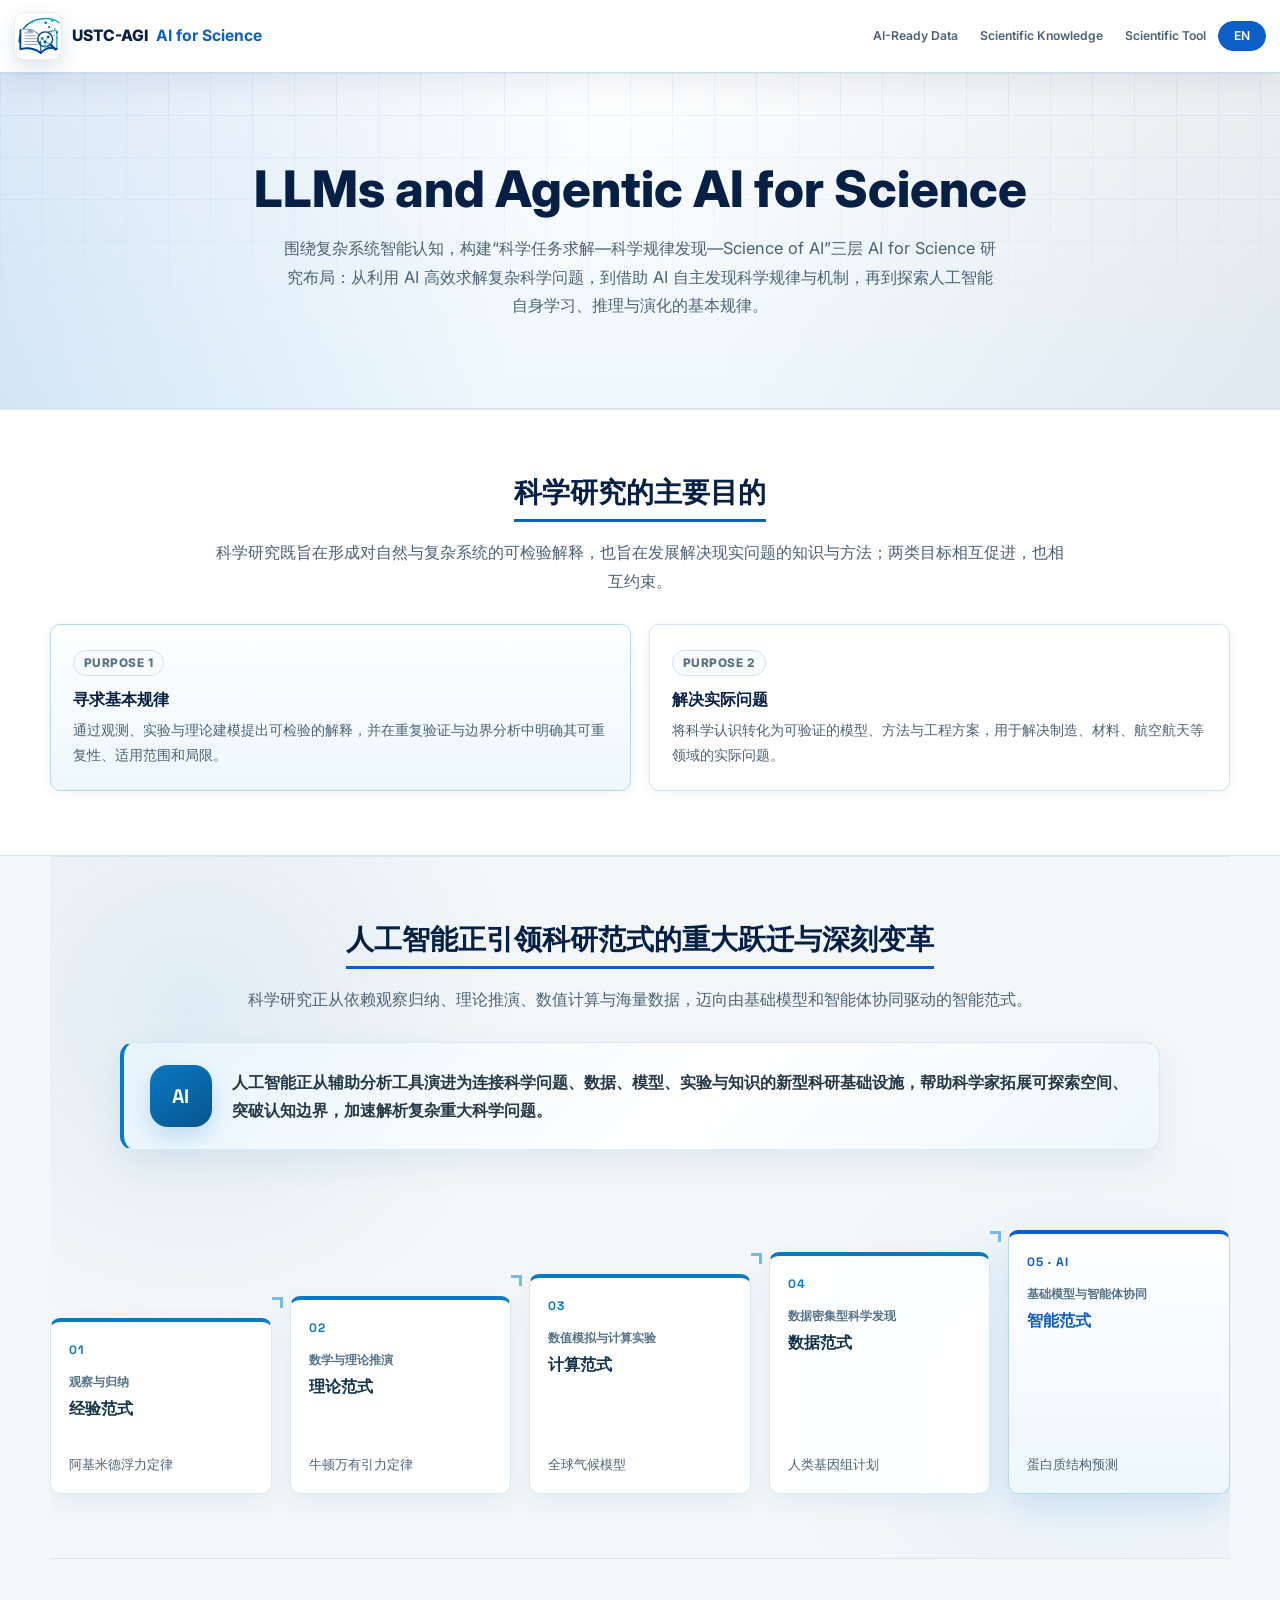
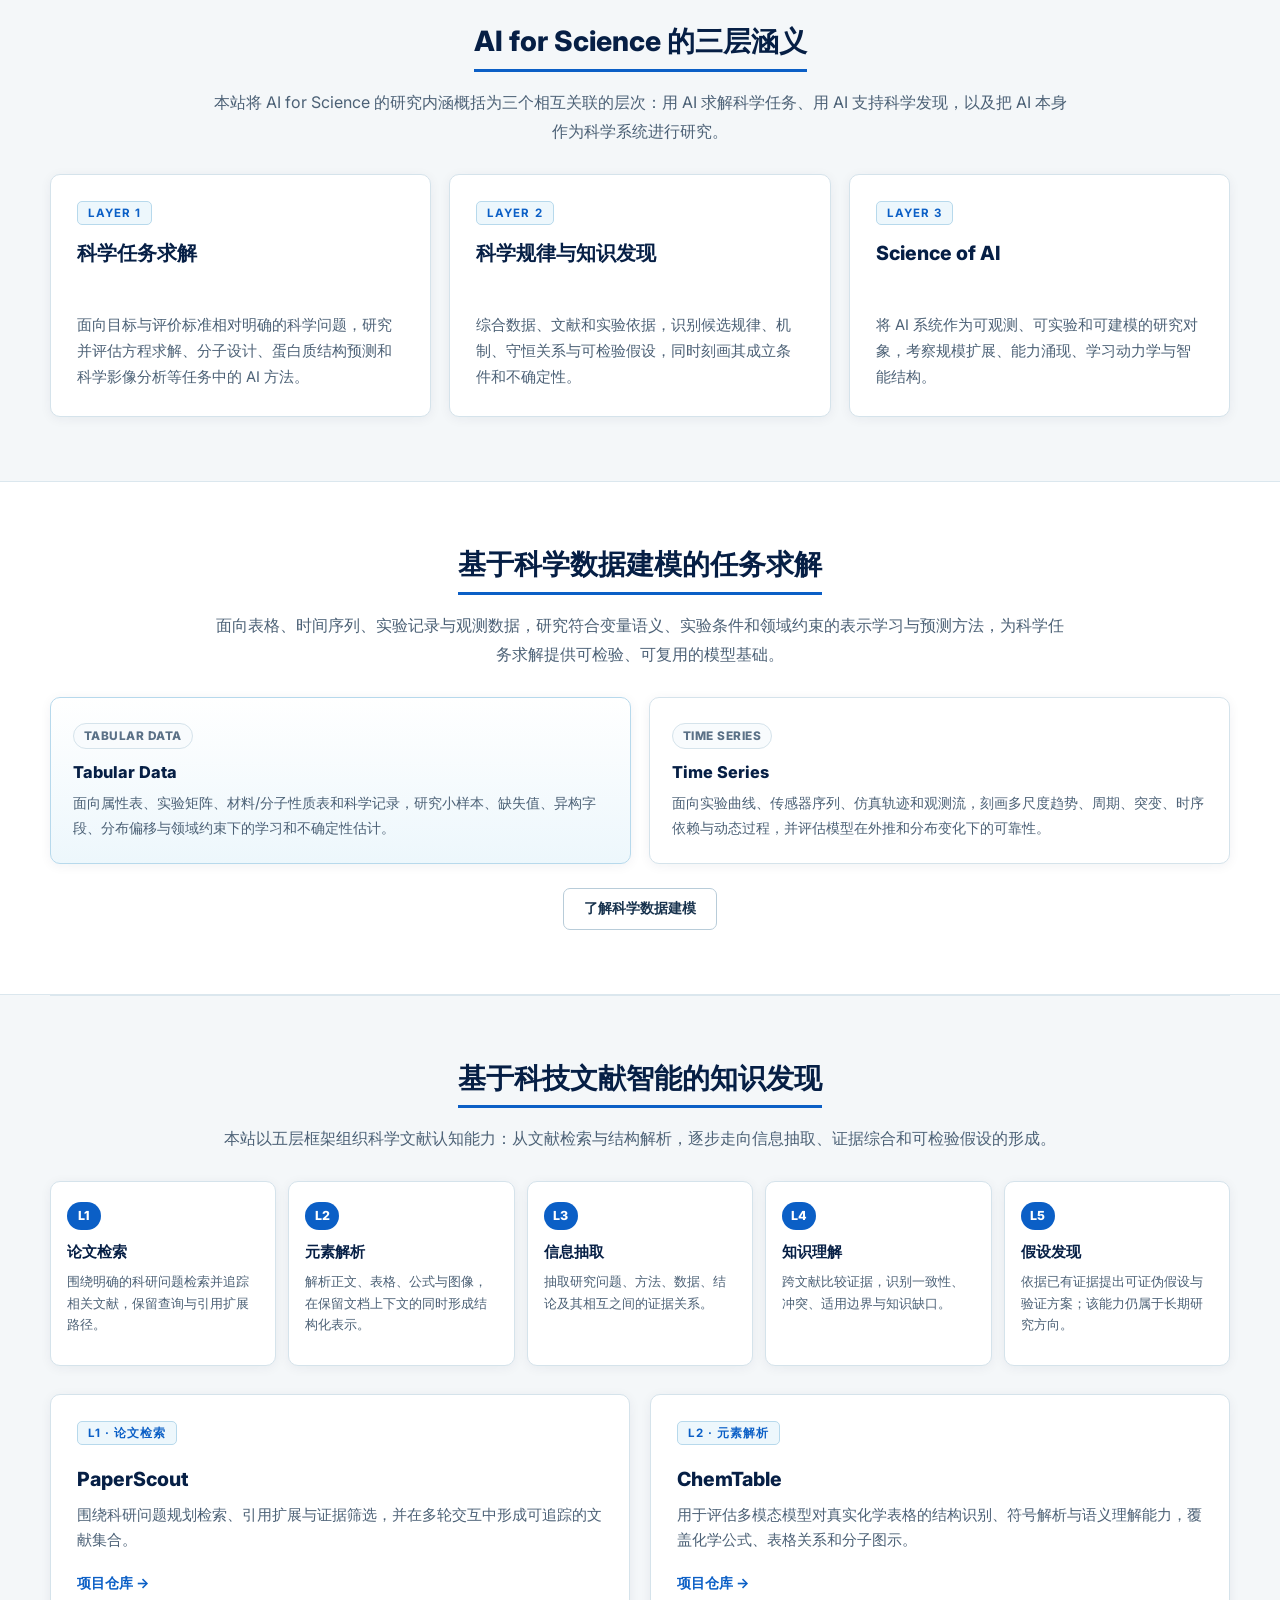
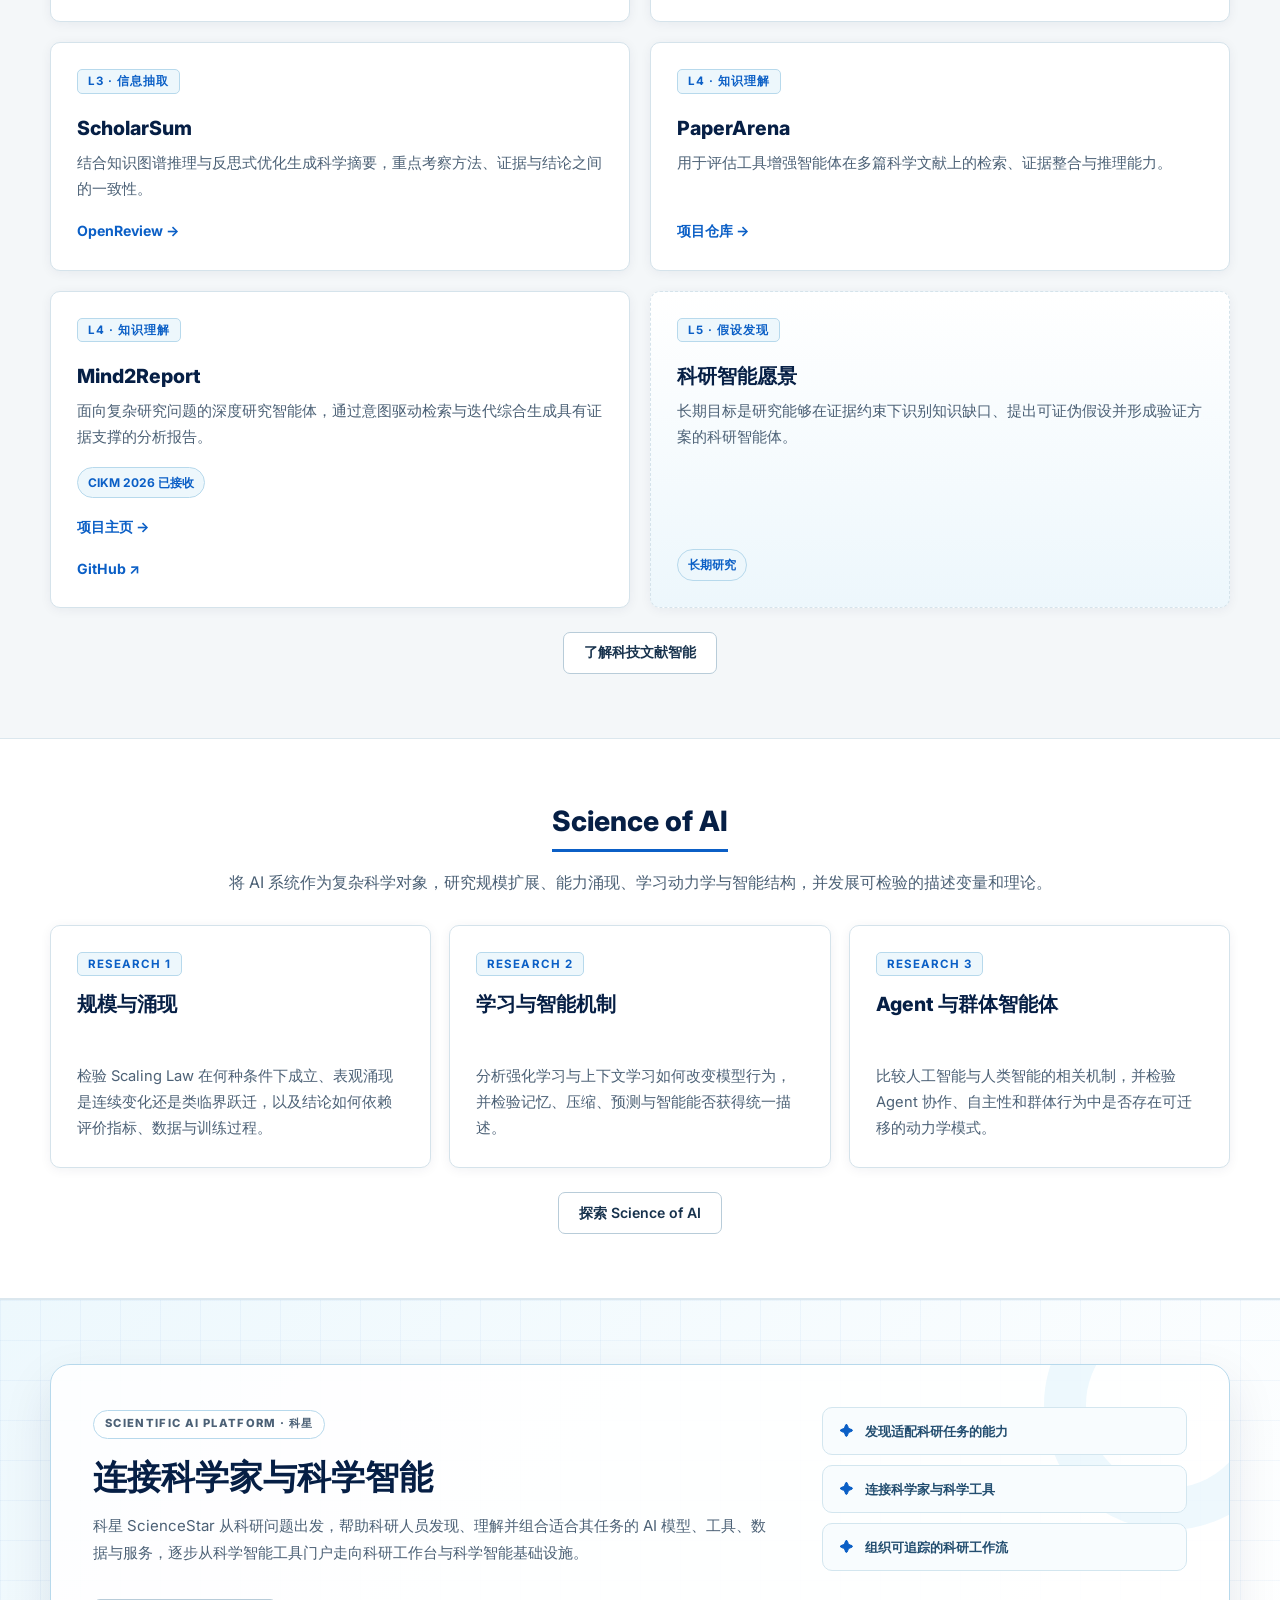
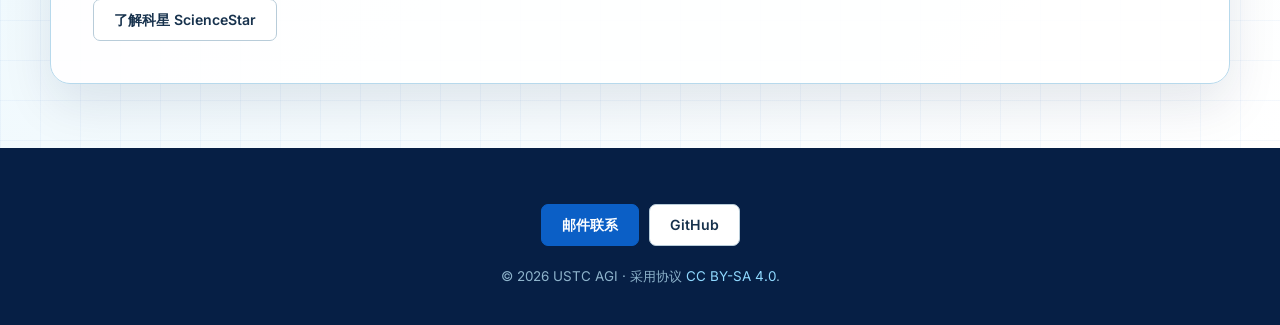
<file: index.html>
<!DOCTYPE html>
<html lang="zh-CN" data-language="zh">
  <head>
    <meta charset="utf-8" />
    <meta name="viewport" content="width=device-width, initial-scale=1" />
    <title>AI for Science</title>
    <meta
      name="description"
      content="中国科大 AGI 团队的 AI for Science 研究主页，聚焦科学数据建模、科技文献智能、科学推演智能体与 Science of AI。"
    />
    <meta name="theme-color" content="#ffffff" />
    <meta property="og:title" content="AI for Science" />
    <meta
      property="og:description"
      content="中国科大 AGI 团队的 AI for Science 研究主页，聚焦科学数据建模、科技文献智能、科学推演智能体与 Science of AI。"
    />
    <meta property="og:type" content="website" />
    <meta property="og:url" content="https://ustcagi-sci.github.io/" />
    <meta property="og:image" content="https://ustcagi-sci.github.io/literature-mining-logo.svg" />
    <meta name="twitter:card" content="summary" />
    <meta name="twitter:title" content="AI for Science" />
    <meta
      name="twitter:description"
      content="中国科大 AGI 团队的 AI for Science 研究主页，聚焦科学数据建模、科技文献智能、科学推演智能体与 Science of AI。"
    />
    <meta name="twitter:image" content="https://ustcagi-sci.github.io/literature-mining-logo.svg" />
    <link rel="canonical" href="https://ustcagi-sci.github.io/" />
    <link rel="icon" href="./literature-mining-logo.svg" type="image/svg+xml" />
    <link rel="preconnect" href="https://fonts.googleapis.com" />
    <link rel="preconnect" href="https://fonts.gstatic.com" crossorigin />
    <link
      href="https://fonts.googleapis.com/css2?family=Inter:wght@400;500;600;700&family=Space+Grotesk:wght@500;600&display=swap"
      rel="stylesheet"
    />
    <link rel="stylesheet" href="./ref.css" />
  </head>
  <body>
    <nav class="nav">
      <div class="nav-inner">
        <a class="logo" href="#top" aria-label="USTC-AGI AI for Science">
          <span class="logo-mark" aria-hidden="true">
            <img src="./literature-mining-logo.svg" alt="" />
          </span>
          <span class="logo-copy">
            <span class="logo-title" data-i18n="brand.title">USTC-AGI</span>
            <span class="logo-subtitle" data-i18n="brand.subtitle">AI for Science</span>
          </span>
        </a>
        <div class="nav-links">
          <a href="./ai_ready_data/" data-i18n="nav.aiReadyData">AI-Ready Data</a>
          <a href="./knowledge_memory/" data-i18n="nav.knowledge">Scientific Knowledge</a>
          <a href="./scistar/" data-i18n="nav.scientificTool">Scientific Tool</a>
          <span class="nav-break" aria-hidden="true"></span>
          <button
            class="language-toggle"
            id="language-toggle"
            type="button"
            aria-label="Switch to English"
            aria-pressed="true"
          >
            EN
          </button>
        </div>
      </div>
    </nav>

    <header id="top" class="hero">
      <div class="hero-content">
        <h1 data-i18n="hero.title">LLMs and Agentic AI for Science</h1>
        <p class="hero-subtitle" data-i18n="hero.subtitle">
          围绕复杂系统智能认知，构建“科学任务求解—科学规律发现—Science of AI”三层 AI for Science 研究布局：从利用 AI 高效求解复杂科学问题，到借助 AI 自主发现科学规律与机制，再到探索人工智能自身学习、推理与演化的基本规律。
        </p>
      </div>
    </header>

    <main>
      <section id="research-purpose" class="section highlights">
        <div class="section-header">
          <h2 data-i18n="researchPurpose.title">Primary Purposes of Scientific Research</h2>
          <p data-i18n="researchPurpose.description">
            Scientific research seeks testable explanations of natural and complex systems while developing knowledge and methods for real-world problems; these aims inform and constrain each other.
          </p>
        </div>

        <div class="system-grid">
          <article class="system-panel highlight">
            <span class="label">Purpose 1</span>
            <h3 data-i18n="researchPurpose.fundamental.title">Discover Fundamental Laws</h3>
            <p data-i18n="researchPurpose.fundamental.description">
              Use observation, experimentation, and theoretical modeling to formulate testable explanations, then establish their reproducibility, scope, and limitations through repeated validation.
            </p>
          </article>
          <article class="system-panel">
            <span class="label">Purpose 2</span>
            <h3 data-i18n="researchPurpose.practical.title">Solve Practical Problems</h3>
            <p data-i18n="researchPurpose.practical.description">
              Translate scientific understanding into verifiable models, methods, and engineering solutions for problems in manufacturing, materials, aerospace, and other domains.
            </p>
          </article>
        </div>
      </section>

      <section id="paradigm-shift" class="section paradigm-shift">
        <div class="section-header">
          <h2 data-i18n="paradigm.title">Artificial Intelligence Is Driving a Major Leap and Profound Transformation in Scientific Research Paradigms</h2>
          <p data-i18n="paradigm.description">
            Scientific research is advancing from observation, theory, computation, and data-intensive discovery toward an intelligent paradigm powered by foundation models and scientific agents.
          </p>
        </div>

        <div class="paradigm-statement">
          <span class="paradigm-statement-mark" aria-hidden="true">AI</span>
          <p data-i18n="paradigm.statement">
            AI is evolving from an auxiliary analytical tool into a new research infrastructure that connects scientific questions, data, models, experiments, and knowledge—expanding the space scientists can explore, extending cognitive boundaries, and accelerating work on complex scientific problems.
          </p>
        </div>

        <div class="paradigm-grid" role="list">
          <article class="paradigm-stage" role="listitem">
            <span class="paradigm-index">01</span>
            <span class="paradigm-method" data-i18n="paradigm.empirical.method">Observation and induction</span>
            <h3 data-i18n="paradigm.empirical.title">Empirical Paradigm</h3>
            <p data-i18n="paradigm.empirical.example">Archimedes' principle</p>
          </article>
          <article class="paradigm-stage" role="listitem">
            <span class="paradigm-index">02</span>
            <span class="paradigm-method" data-i18n="paradigm.theoretical.method">Mathematical and theoretical reasoning</span>
            <h3 data-i18n="paradigm.theoretical.title">Theoretical Paradigm</h3>
            <p data-i18n="paradigm.theoretical.example">Newton's law of universal gravitation</p>
          </article>
          <article class="paradigm-stage" role="listitem">
            <span class="paradigm-index">03</span>
            <span class="paradigm-method" data-i18n="paradigm.computational.method">Numerical simulation and computational experiments</span>
            <h3 data-i18n="paradigm.computational.title">Computational Paradigm</h3>
            <p data-i18n="paradigm.computational.example">Global climate models</p>
          </article>
          <article class="paradigm-stage" role="listitem">
            <span class="paradigm-index">04</span>
            <span class="paradigm-method" data-i18n="paradigm.data.method">Data-intensive scientific discovery</span>
            <h3 data-i18n="paradigm.data.title">Data Paradigm</h3>
            <p data-i18n="paradigm.data.example">The Human Genome Project</p>
          </article>
          <article class="paradigm-stage is-intelligent" role="listitem">
            <span class="paradigm-index">05 · AI</span>
            <span class="paradigm-method" data-i18n="paradigm.intelligent.method">Foundation models and scientific agents</span>
            <h3 data-i18n="paradigm.intelligent.title">Intelligent Paradigm</h3>
            <p data-i18n="paradigm.intelligent.example">Protein structure prediction</p>
          </article>
        </div>
      </section>

      <section id="ai4science-meanings" class="section">
        <div class="section-header">
          <h2 data-i18n="meanings.title">Three Meanings of AI for Science</h2>
          <p data-i18n="meanings.description">
            This site organizes AI for Science into three related levels: using AI to solve scientific tasks, using AI to support scientific discovery, and studying AI itself as a scientific system.
          </p>
        </div>

        <div class="direction-grid">
          <article class="card direction-card">
            <span class="eyebrow">Layer 1</span>
            <h3 data-i18n="meanings.tasks.title">Scientific Task Solving</h3>
            <p data-i18n="meanings.tasks.description">
              Develop and evaluate AI methods for scientific problems with explicit objectives and evaluation criteria, including equation solving, molecular design, protein structure prediction, and scientific image analysis.
            </p>
          </article>
          <article class="card direction-card">
            <span class="eyebrow">Layer 2</span>
            <h3 data-i18n="meanings.discovery.title">Scientific Laws and Knowledge Discovery</h3>
            <p data-i18n="meanings.discovery.description">
              Integrate data, literature, and experimental evidence to identify candidate laws, mechanisms, invariants, and testable hypotheses, together with their validity conditions and uncertainty.
            </p>
          </article>
          <article class="card direction-card">
            <span class="eyebrow">Layer 3</span>
            <h3 data-i18n="meanings.science.title">Science of AI</h3>
            <p data-i18n="meanings.science.description">
              Treat AI systems as empirical and theoretical objects of scientific inquiry, and study scaling, emergence, learning dynamics, and the structure of intelligence.
            </p>
          </article>
        </div>
      </section>

      <section id="data-modeling" class="section highlights">
        <div class="section-header">
          <h2 data-i18n="dataModeling.title">基于科学数据建模的任务求解</h2>
          <p data-i18n="dataModeling.description">
            面向表格、时间序列、实验记录与观测数据，研究符合变量语义、实验条件和领域约束的表示学习与预测方法，为科学任务求解提供可检验、可复用的模型基础。
          </p>
        </div>

        <div class="system-grid">
          <article class="system-panel highlight">
            <span class="label">Tabular Data</span>
            <h3 data-i18n="dataModeling.tabular.title">Tabular Data</h3>
            <p data-i18n="dataModeling.tabular.description">
              面向属性表、实验矩阵、材料/分子性质表和科学记录，研究小样本、缺失值、异构字段、分布偏移与领域约束下的学习和不确定性估计。
            </p>
          </article>
          <article class="system-panel">
            <span class="label">Time Series</span>
            <h3 data-i18n="dataModeling.series.title">Time Series</h3>
            <p data-i18n="dataModeling.series.description">
              面向实验曲线、传感器序列、仿真轨迹和观测流，刻画多尺度趋势、周期、突变、时序依赖与动态过程，并评估模型在外推和分布变化下的可靠性。
            </p>
          </article>
        </div>

        <div class="section-actions">
          <a class="btn ghost" href="./data_modeling/" data-i18n="dataModeling.cta">了解科学数据建模</a>
        </div>
      </section>

      <section id="hierarchy" class="section">
        <div class="section-header">
          <h2 data-i18n="hierarchy.title">基于科技文献智能的知识发现</h2>
          <p data-i18n="hierarchy.description">
            We organize scientific-literature cognition into five levels: retrieval, structural parsing, information extraction, evidence synthesis, and the formulation of testable hypotheses.
          </p>
        </div>

        <div class="hierarchy-grid">
          <div class="hierarchy-step">
            <span class="level">L1</span>
            <h3 data-i18n="hierarchy.l1.title">Paper Search</h3>
            <p data-i18n="hierarchy.l1.description">
              Retrieve and trace literature relevant to an explicit research question, preserving query and citation-expansion paths.
            </p>
          </div>
          <div class="hierarchy-arrow">→</div>
          <div class="hierarchy-step">
            <span class="level">L2</span>
            <h3 data-i18n="hierarchy.l2.title">Element Interpretation</h3>
            <p data-i18n="hierarchy.l2.description">
              Parse text, tables, formulas, and figures into structured representations while preserving their document context.
            </p>
          </div>
          <div class="hierarchy-arrow">→</div>
          <div class="hierarchy-step">
            <span class="level">L3</span>
            <h3 data-i18n="hierarchy.l3.title">Information Extraction</h3>
            <p data-i18n="hierarchy.l3.description">
              Extract research questions, methods, data, findings, and the evidential relations among them.
            </p>
          </div>
          <div class="hierarchy-arrow">→</div>
          <div class="hierarchy-step">
            <span class="level">L4</span>
            <h3 data-i18n="hierarchy.l4.title">Knowledge Comprehension</h3>
            <p data-i18n="hierarchy.l4.description">
              Compare evidence across papers to identify agreement, conflict, applicability limits, and knowledge gaps.
            </p>
          </div>
          <div class="hierarchy-arrow">→</div>
          <div class="hierarchy-step">
            <span class="level">L5</span>
            <h3 data-i18n="hierarchy.l5.title">Hypothesis Discovery</h3>
            <p data-i18n="hierarchy.l5.description">
              Formulate falsifiable hypotheses and validation plans from existing evidence; this remains a long-term research direction.
            </p>
          </div>
        </div>

        <div class="research-grid">
          <article class="card focus" data-link="https://github.com/AgentR1/PaperScout" tabindex="0">
            <span class="eyebrow" data-i18n="projects.paperscout.level">L1 · Paper Search</span>
            <h3>PaperScout</h3>
            <p data-i18n="projects.paperscout.description">
              A research agent that plans search, citation expansion, and evidence screening around a scientific question, producing a traceable literature set through iterative interaction.
            </p>
            <a href="https://github.com/AgentR1/PaperScout" target="_blank" rel="noopener noreferrer" data-i18n="projects.repo">Project Repo →</a>
          </article>

          <article class="card focus" data-link="https://github.com/ustc-ai4science/ChemTable" tabindex="0">
            <span class="eyebrow" data-i18n="projects.chemtable.level">L2 · Element Interpretation</span>
            <h3>ChemTable</h3>
            <p data-i18n="projects.chemtable.description">
              A benchmark for evaluating multimodal models on structural recognition, symbolic parsing, and semantic understanding of real-world chemical tables, including formulas, table relations, and molecular diagrams.
            </p>
            <a href="https://github.com/ustc-ai4science/ChemTable" target="_blank" rel="noopener noreferrer" data-i18n="projects.repo">Project Repo →</a>
          </article>

          <article class="card focus" data-link="https://openreview.net/pdf?id=pLvGIKeZtJ" tabindex="0">
            <span class="eyebrow" data-i18n="projects.scholarsum.level">L3 · Information Extraction</span>
            <h3>ScholarSum</h3>
            <p data-i18n="projects.scholarsum.description">
              A scientific summarization method combining knowledge-graph reasoning and reflective refinement, with emphasis on consistency among methods, evidence, and conclusions.
            </p>
            <a href="https://openreview.net/pdf?id=pLvGIKeZtJ" target="_blank" rel="noopener noreferrer">OpenReview →</a>
          </article>

          <article class="card focus" data-link="https://github.com/ustc-ai4science/PaperArena" tabindex="0">
            <span class="eyebrow" data-i18n="projects.paperarena.level">L4 · Knowledge Comprehension</span>
            <h3>PaperArena</h3>
            <p data-i18n="projects.paperarena.description">
              A benchmark designed to evaluate retrieval, evidence integration, and reasoning by tool-augmented agents across multiple scientific papers.
            </p>
            <a href="https://github.com/ustc-ai4science/PaperArena" target="_blank" rel="noopener noreferrer" data-i18n="projects.repo">Project Repo →</a>
          </article>

          <article class="card focus" data-link="./mind2report/" tabindex="0">
            <span class="eyebrow" data-i18n="projects.mind2report.level">L4 · Knowledge Comprehension</span>
            <h3>Mind2Report</h3>
            <p data-i18n="projects.mind2report.description">
              A deep-research agent for complex research questions that uses intent-guided retrieval and iterative synthesis to produce evidence-supported analytical reports.
            </p>
            <span class="status-badge" data-i18n="projects.mind2report.status">CIKM 2026 Accepted</span>
            <a href="./mind2report/" data-i18n="projects.page">Project Page →</a>
            <a href="https://github.com/ustc-ai4science/Mind2Report" target="_blank" rel="noopener noreferrer">GitHub ↗</a>
          </article>

          <article class="card focus vision-card" tabindex="0">
            <span class="eyebrow" data-i18n="projects.vision.level">L5 · Hypothesis Discovery</span>
            <h3 data-i18n="projects.vision.title">Research Intelligence Vision</h3>
            <p data-i18n="projects.vision.description">
              Our long-term objective is to develop research agents that identify knowledge gaps under evidential constraints, formulate falsifiable hypotheses, and propose validation plans.
            </p>
            <span class="status-badge" data-i18n="projects.vision.status">Long-term Research</span>
          </article>
        </div>

        <div class="section-actions">
          <a class="btn ghost" href="./knowledge_memory/" data-i18n="hierarchy.cta">Explore Scientific Literature Intelligence</a>
        </div>
      </section>

      <section id="science-of-ai" class="section highlights">
        <div class="section-header">
          <h2 data-i18n="scienceOfAi.title">Science of AI</h2>
          <p data-i18n="scienceOfAi.description">
            将 AI 系统作为复杂科学对象，研究规模扩展、能力涌现、学习动力学与智能结构，并发展可检验的描述变量和理论。
          </p>
        </div>

        <div class="direction-grid">
          <article class="card direction-card">
            <span class="eyebrow">Research 1</span>
            <h3 data-i18n="scienceOfAi.scaling.title">规模与涌现</h3>
            <p data-i18n="scienceOfAi.scaling.description">
              检验 Scaling Law 在何种条件下成立、表观涌现是连续变化还是类临界跃迁，以及结论如何依赖评价指标、数据与训练过程。
            </p>
          </article>
          <article class="card direction-card">
            <span class="eyebrow">Research 2</span>
            <h3 data-i18n="scienceOfAi.learning.title">学习与智能机制</h3>
            <p data-i18n="scienceOfAi.learning.description">
              分析强化学习与上下文学习如何改变模型行为，并检验记忆、压缩、预测与智能能否获得统一描述。
            </p>
          </article>
          <article class="card direction-card">
            <span class="eyebrow">Research 3</span>
            <h3 data-i18n="scienceOfAi.agents.title">Agent 与群体智能体</h3>
            <p data-i18n="scienceOfAi.agents.description">
              比较人工智能与人类智能的相关机制，并检验 Agent 协作、自主性和群体行为中是否存在可迁移的动力学模式。
            </p>
          </article>
        </div>

        <div class="section-actions">
          <a class="btn ghost" href="./science_of_ai/" data-i18n="scienceOfAi.cta">探索 Science of AI</a>
        </div>
      </section>

      <section id="scistar" class="section scistar-home-section">
        <div class="scistar-home-panel">
          <div class="scistar-home-copy">
            <p class="scistar-kicker" data-i18n="scistar.kicker">SCIENTIFIC AI PLATFORM · 科星</p>
            <h2 data-i18n="scistar.title">连接科学家与科学智能</h2>
            <p data-i18n="scistar.description">
              科星 ScienceStar 从科研问题出发，帮助科研人员发现、理解并组合适合其任务的 AI 模型、工具、数据与服务，逐步从科学智能工具门户走向科研工作台与科学智能基础设施。
            </p>
          </div>
          <div class="scistar-home-ideas" aria-label="ScienceStar core ideas">
            <span data-i18n="scistar.idea.discovery">发现适配科研任务的能力</span>
            <span data-i18n="scistar.idea.connection">连接科学家与科学工具</span>
            <span data-i18n="scistar.idea.orchestration">组织可追踪的科研工作流</span>
          </div>
          <div class="section-actions">
            <a class="btn ghost" href="./scistar/" data-i18n="scistar.cta">了解科星 ScienceStar</a>
          </div>
        </div>
      </section>

    </main>

    <footer id="contact" class="footer">
      <div class="footer-actions">
        <a class="btn primary" href="mailto:mycheng@ustc.edu.cn" data-i18n="footer.email">邮件联系</a>
        <a class="btn ghost" href="https://github.com/ustc-ai4science" target="_blank" rel="noopener noreferrer">GitHub</a>
      </div>
      <p class="footer-note">
        © <span id="year"></span> <span data-i18n="footer.note">USTC AGI · 采用协议</span>
        <a href="https://creativecommons.org/licenses/by-sa/4.0/" target="_blank" rel="license noopener noreferrer">CC BY-SA 4.0</a>.
      </p>
    </footer>

    <script>
      const translations = {
        en: {
          "meta.title": "AI for Science",
          "meta.description":
            "USTC AGI research on scientific data modeling, scientific literature intelligence, scientific inference agents, and the Science of AI.",
          "brand.title": "USTC-AGI",
          "brand.subtitle": "AI for Science",
          "nav.knowledge": "Scientific Knowledge",
          "nav.aiReadyData": "AI-Ready Data",
          "nav.scientificTool": "Scientific Tool",
          "nav.data": "Scientific Data Modeling",
          "nav.inference": "Scientific Inference Agent",
          "nav.aiScientist": "AI Scientist",
          "nav.aiScience": "Science of AI",
          "nav.projects": "Open Source",
          "nav.papers": "Publications",
          "hero.eyebrow": "Scientific Literature Intelligence",
          "hero.title": "LLMs and Agentic AI for Science",
          "hero.subtitle":
            "Centered on the intelligent cognition of complex systems, we organize AI for Science into a three-layer research agenda: Scientific Task Solving, Scientific Law Discovery, and Science of AI. This agenda progresses from using AI to solve complex scientific problems efficiently, through the autonomous discovery of scientific laws and mechanisms, to investigating the fundamental principles governing AI's own learning, reasoning, and evolution.",
          "meanings.title": "Three Meanings of AI for Science",
          "meanings.description":
            "This site organizes AI for Science into three related levels: using AI to solve scientific tasks, using AI to support scientific discovery, and studying AI itself as a scientific system.",
          "meanings.tasks.title": "Scientific Task Solving",
          "meanings.tasks.description":
            "Develop and evaluate AI methods for scientific problems with explicit objectives and evaluation criteria, including equation solving, molecular design, protein structure prediction, and scientific image analysis.",
          "meanings.discovery.title": "Scientific Laws and Knowledge Discovery",
          "meanings.discovery.description":
            "Integrate data, literature, and experimental evidence to identify candidate laws, mechanisms, invariants, and testable hypotheses, together with their validity conditions and uncertainty.",
          "meanings.science.title": "Science of AI",
          "meanings.science.description":
            "Treat AI systems as empirical and theoretical objects of scientific inquiry, and study scaling, emergence, learning dynamics, and the structure of intelligence.",
          "researchPurpose.title": "Primary Purposes of Scientific Research",
          "researchPurpose.description":
            "Scientific research seeks testable explanations of natural and complex systems while developing knowledge and methods for real-world problems; these aims inform and constrain each other.",
          "researchPurpose.fundamental.title": "Discover Fundamental Laws",
          "researchPurpose.fundamental.description":
            "Use observation, experimentation, and theoretical modeling to formulate testable explanations, then establish their reproducibility, scope, and limitations through repeated validation.",
          "researchPurpose.practical.title": "Solve Practical Problems",
          "researchPurpose.practical.description":
            "Translate scientific understanding into verifiable models, methods, and engineering solutions for problems in manufacturing, materials, aerospace, and other domains.",
          "paradigm.title":
            "Artificial Intelligence Is Driving a Major Leap and Profound Transformation in Scientific Research Paradigms",
          "paradigm.description":
            "Scientific research is advancing from observation, theory, computation, and data-intensive discovery toward an intelligent paradigm powered by foundation models and scientific agents.",
          "paradigm.statement":
            "AI is evolving from an auxiliary analytical tool into a new research infrastructure that connects scientific questions, data, models, experiments, and knowledge—expanding the space scientists can explore, extending cognitive boundaries, and accelerating work on complex scientific problems.",
          "paradigm.empirical.title": "Empirical Paradigm",
          "paradigm.empirical.method": "Observation and induction",
          "paradigm.empirical.example": "Archimedes' principle",
          "paradigm.theoretical.title": "Theoretical Paradigm",
          "paradigm.theoretical.method": "Mathematical and theoretical reasoning",
          "paradigm.theoretical.example": "Newton's law of universal gravitation",
          "paradigm.computational.title": "Computational Paradigm",
          "paradigm.computational.method": "Numerical simulation and computational experiments",
          "paradigm.computational.example": "Global climate models",
          "paradigm.data.title": "Data Paradigm",
          "paradigm.data.method": "Data-intensive scientific discovery",
          "paradigm.data.example": "The Human Genome Project",
          "paradigm.intelligent.title": "Intelligent Paradigm",
          "paradigm.intelligent.method": "Foundation models and scientific agents",
          "paradigm.intelligent.example": "Protein structure prediction",
          "dataModeling.title": "Task Solving through Scientific Data Modeling",
          "dataModeling.description":
            "For tables, time series, experimental records, and observational data, we study representations and predictive methods that respect variable semantics, experimental conditions, and domain constraints, providing testable and reusable foundations for scientific task solving.",
          "dataModeling.tabular.title": "Tabular Data",
          "dataModeling.tabular.description":
            "For property tables, experimental matrices, materials and molecular property sheets, and scientific records, study learning and uncertainty estimation under small samples, missing values, heterogeneous fields, distribution shifts, and domain constraints.",
          "dataModeling.series.title": "Time Series",
          "dataModeling.series.description":
            "For experimental curves, sensor sequences, simulation trajectories, and observation streams, characterize multiscale trends, periodicity, abrupt changes, temporal dependencies, and dynamics, while evaluating reliability under extrapolation and distribution shift.",
          "dataModeling.cta": "Learn Scientific Data Modeling",
          "hierarchy.eyebrow": "Research Vision",
          "hierarchy.title": "Knowledge Discovery through Scientific Literature Intelligence",
          "hierarchy.description":
            "We organize scientific-literature cognition into five levels: retrieval, structural parsing, information extraction, evidence synthesis, and the formulation of testable hypotheses.",
          "hierarchy.cta": "Explore Scientific Literature Intelligence",
          "hierarchy.l1.title": "Paper Search",
          "hierarchy.l1.description":
            "Retrieve and trace literature relevant to an explicit research question, preserving query and citation-expansion paths.",
          "hierarchy.l2.title": "Element Interpretation",
          "hierarchy.l2.description":
            "Parse text, tables, formulas, and figures into structured representations while preserving their document context.",
          "hierarchy.l3.title": "Information Extraction",
          "hierarchy.l3.description":
            "Extract research questions, methods, data, findings, and the evidential relations among them.",
          "hierarchy.l4.title": "Knowledge Comprehension",
          "hierarchy.l4.description":
            "Compare evidence across papers to identify agreement, conflict, applicability limits, and knowledge gaps.",
          "hierarchy.l5.title": "Hypothesis Discovery",
          "hierarchy.l5.description":
            "Formulate falsifiable hypotheses and validation plans from existing evidence; this remains a long-term research direction.",
          "projects.paperscout.level": "L1 · Paper Search",
          "projects.paperscout.description":
            "A research agent that plans search, citation expansion, and evidence screening around a scientific question, producing a traceable literature set through iterative interaction.",
          "projects.chemtable.level": "L2 · Element Interpretation",
          "projects.chemtable.description":
            "A benchmark for evaluating multimodal models on structural recognition, symbolic parsing, and semantic understanding of real-world chemical tables, including formulas, table relations, and molecular diagrams.",
          "projects.scholarsum.level": "L3 · Information Extraction",
          "projects.scholarsum.description":
            "A scientific summarization method combining knowledge-graph reasoning and reflective refinement, with emphasis on consistency among methods, evidence, and conclusions.",
          "projects.paperarena.level": "L4 · Knowledge Comprehension",
          "projects.paperarena.description":
            "A benchmark designed to evaluate retrieval, evidence integration, and reasoning by tool-augmented agents across multiple scientific papers.",
          "projects.mind2report.level": "L4 · Knowledge Comprehension",
          "projects.mind2report.description":
            "A deep-research agent for complex research questions that uses intent-guided retrieval and iterative synthesis to produce evidence-supported analytical reports.",
          "projects.mind2report.status": "CIKM 2026 Accepted",
          "projects.page": "Project Page →",
          "projects.vision.level": "L5 · Hypothesis Discovery",
          "projects.vision.title": "Research Intelligence Vision",
          "projects.vision.description":
            "Our long-term objective is to develop research agents that identify knowledge gaps under evidential constraints, formulate falsifiable hypotheses, and propose validation plans.",
          "projects.vision.status": "Long-term Research",
          "projects.repo": "Project Repo →",
          "scienceOfAi.title": "Science of AI",
          "scienceOfAi.description":
            "Treat AI systems as complex scientific objects: study scaling, emergence, learning dynamics, and the structure of intelligence, while developing testable descriptive variables and theories.",
          "scienceOfAi.scaling.title": "Scaling and Emergence",
          "scienceOfAi.scaling.description":
            "Test when scaling laws hold, whether apparent emergence is continuous or transition-like, and how conclusions depend on metrics, data, and training regimes.",
          "scienceOfAi.learning.title": "Learning and Intelligence Mechanisms",
          "scienceOfAi.learning.description":
            "Analyze how reinforcement learning and in-context learning alter model behavior, and test whether memory, compression, prediction, and intelligence admit a shared description.",
          "scienceOfAi.agents.title": "Agents and Multi-Agent Systems",
          "scienceOfAi.agents.description":
            "Compare mechanisms in artificial and human intelligence, and test for transferable dynamical patterns in agent collaboration, autonomy, and collective behavior.",
          "scienceOfAi.cta": "Explore Science of AI",
          "scistar.kicker": "SCIENTIFIC AI PLATFORM · SCIENCESTAR",
          "scistar.title": "Connecting Scientists with Scientific Intelligence",
          "scistar.description":
            "Starting from scientific problems, ScienceStar helps researchers discover, understand, and combine AI models, tools, data, and services that fit their work—evolving from a scientific AI portal toward a research workspace and scientific intelligence infrastructure.",
          "scistar.idea.discovery": "Discover capabilities suited to research tasks",
          "scistar.idea.connection": "Connect scientists with scientific tools",
          "scistar.idea.orchestration": "Organize traceable scientific workflows",
          "scistar.cta": "Explore ScienceStar",
          "footer.email": "Email Us",
          "footer.note": "USTC AGI · Licensed under"
        },
        zh: {
          "meta.title": "AI for Science",
          "meta.description":
            "中国科大 AGI 团队的 AI for Science 研究主页，聚焦科学数据建模、科技文献智能、科学推演智能体与 Science of AI。",
          "brand.title": "USTC-AGI",
          "brand.subtitle": "AI for Science",
          "nav.knowledge": "Scientific Knowledge",
          "nav.aiReadyData": "AI-Ready Data",
          "nav.scientificTool": "Scientific Tool",
          "nav.data": "科学数据建模",
          "nav.inference": "科学推演智能体",
          "nav.aiScientist": "AI Scientist",
          "nav.aiScience": "Science of AI",
          "nav.projects": "开源项目",
          "nav.papers": "论文列表",
          "hero.eyebrow": "科技文献智能",
          "hero.title": "LLMs and Agentic AI for Science",
          "hero.subtitle":
            "围绕复杂系统智能认知，构建“科学任务求解—科学规律发现—Science of AI”三层 AI for Science 研究布局：从利用 AI 高效求解复杂科学问题，到借助 AI 自主发现科学规律与机制，再到探索人工智能自身学习、推理与演化的基本规律。",
          "meanings.title": "AI for Science 的三层涵义",
          "meanings.description":
            "本站将 AI for Science 的研究内涵概括为三个相互关联的层次：用 AI 求解科学任务、用 AI 支持科学发现，以及把 AI 本身作为科学系统进行研究。",
          "meanings.tasks.title": "科学任务求解",
          "meanings.tasks.description":
            "面向目标与评价标准相对明确的科学问题，研究并评估方程求解、分子设计、蛋白质结构预测和科学影像分析等任务中的 AI 方法。",
          "meanings.discovery.title": "科学规律与知识发现",
          "meanings.discovery.description":
            "综合数据、文献和实验依据，识别候选规律、机制、守恒关系与可检验假设，同时刻画其成立条件和不确定性。",
          "meanings.science.title": "Science of AI",
          "meanings.science.description":
            "将 AI 系统作为可观测、可实验和可建模的研究对象，考察规模扩展、能力涌现、学习动力学与智能结构。",
          "researchPurpose.title": "科学研究的主要目的",
          "researchPurpose.description":
            "科学研究既旨在形成对自然与复杂系统的可检验解释，也旨在发展解决现实问题的知识与方法；两类目标相互促进，也相互约束。",
          "researchPurpose.fundamental.title": "寻求基本规律",
          "researchPurpose.fundamental.description":
            "通过观测、实验与理论建模提出可检验的解释，并在重复验证与边界分析中明确其可重复性、适用范围和局限。",
          "researchPurpose.practical.title": "解决实际问题",
          "researchPurpose.practical.description":
            "将科学认识转化为可验证的模型、方法与工程方案，用于解决制造、材料、航空航天等领域的实际问题。",
          "paradigm.title": "人工智能正引领科研范式的重大跃迁与深刻变革",
          "paradigm.description":
            "科学研究正从依赖观察归纳、理论推演、数值计算与海量数据，迈向由基础模型和智能体协同驱动的智能范式。",
          "paradigm.statement":
            "人工智能正从辅助分析工具演进为连接科学问题、数据、模型、实验与知识的新型科研基础设施，帮助科学家拓展可探索空间、突破认知边界，加速解析复杂重大科学问题。",
          "paradigm.empirical.title": "经验范式",
          "paradigm.empirical.method": "观察与归纳",
          "paradigm.empirical.example": "阿基米德浮力定律",
          "paradigm.theoretical.title": "理论范式",
          "paradigm.theoretical.method": "数学与理论推演",
          "paradigm.theoretical.example": "牛顿万有引力定律",
          "paradigm.computational.title": "计算范式",
          "paradigm.computational.method": "数值模拟与计算实验",
          "paradigm.computational.example": "全球气候模型",
          "paradigm.data.title": "数据范式",
          "paradigm.data.method": "数据密集型科学发现",
          "paradigm.data.example": "人类基因组计划",
          "paradigm.intelligent.title": "智能范式",
          "paradigm.intelligent.method": "基础模型与智能体协同",
          "paradigm.intelligent.example": "蛋白质结构预测",
          "dataModeling.title": "基于科学数据建模的任务求解",
          "dataModeling.description":
            "面向表格、时间序列、实验记录与观测数据，研究符合变量语义、实验条件和领域约束的表示学习与预测方法，为科学任务求解提供可检验、可复用的模型基础。",
          "dataModeling.tabular.title": "Tabular Data",
          "dataModeling.tabular.description":
            "面向属性表、实验矩阵、材料/分子性质表和科学记录，研究小样本、缺失值、异构字段、分布偏移与领域约束下的学习和不确定性估计。",
          "dataModeling.series.title": "Time Series",
          "dataModeling.series.description":
            "面向实验曲线、传感器序列、仿真轨迹和观测流，刻画多尺度趋势、周期、突变、时序依赖与动态过程，并评估模型在外推和分布变化下的可靠性。",
          "dataModeling.cta": "了解科学数据建模",
          "hierarchy.eyebrow": "研究愿景 · Our Vision",
          "hierarchy.title": "基于科技文献智能的知识发现",
          "hierarchy.description":
            "本站以五层框架组织科学文献认知能力：从文献检索与结构解析，逐步走向信息抽取、证据综合和可检验假设的形成。",
          "hierarchy.cta": "了解科技文献智能",
          "hierarchy.l1.title": "论文检索",
          "hierarchy.l1.description":
            "围绕明确的科研问题检索并追踪相关文献，保留查询与引用扩展路径。",
          "hierarchy.l2.title": "元素解析",
          "hierarchy.l2.description":
            "解析正文、表格、公式与图像，在保留文档上下文的同时形成结构化表示。",
          "hierarchy.l3.title": "信息抽取",
          "hierarchy.l3.description":
            "抽取研究问题、方法、数据、结论及其相互之间的证据关系。",
          "hierarchy.l4.title": "知识理解",
          "hierarchy.l4.description":
            "跨文献比较证据，识别一致性、冲突、适用边界与知识缺口。",
          "hierarchy.l5.title": "假设发现",
          "hierarchy.l5.description":
            "依据已有证据提出可证伪假设与验证方案；该能力仍属于长期研究方向。",
          "projects.paperscout.level": "L1 · 论文检索",
          "projects.paperscout.description":
            "围绕科研问题规划检索、引用扩展与证据筛选，并在多轮交互中形成可追踪的文献集合。",
          "projects.chemtable.level": "L2 · 元素解析",
          "projects.chemtable.description":
            "用于评估多模态模型对真实化学表格的结构识别、符号解析与语义理解能力，覆盖化学公式、表格关系和分子图示。",
          "projects.scholarsum.level": "L3 · 信息抽取",
          "projects.scholarsum.description":
            "结合知识图谱推理与反思式优化生成科学摘要，重点考察方法、证据与结论之间的一致性。",
          "projects.paperarena.level": "L4 · 知识理解",
          "projects.paperarena.description":
            "用于评估工具增强智能体在多篇科学文献上的检索、证据整合与推理能力。",
          "projects.mind2report.level": "L4 · 知识理解",
          "projects.mind2report.description":
            "面向复杂研究问题的深度研究智能体，通过意图驱动检索与迭代综合生成具有证据支撑的分析报告。",
          "projects.mind2report.status": "CIKM 2026 已接收",
          "projects.page": "项目主页 →",
          "projects.vision.level": "L5 · 假设发现",
          "projects.vision.title": "科研智能愿景",
          "projects.vision.description":
            "长期目标是研究能够在证据约束下识别知识缺口、提出可证伪假设并形成验证方案的科研智能体。",
          "projects.vision.status": "长期研究",
          "projects.repo": "项目仓库 →",
          "scienceOfAi.title": "Science of AI",
          "scienceOfAi.description":
            "将 AI 系统作为复杂科学对象，研究规模扩展、能力涌现、学习动力学与智能结构，并发展可检验的描述变量和理论。",
          "scienceOfAi.scaling.title": "规模与涌现",
          "scienceOfAi.scaling.description":
            "检验 Scaling Law 在何种条件下成立、表观涌现是连续变化还是类临界跃迁，以及结论如何依赖评价指标、数据与训练过程。",
          "scienceOfAi.learning.title": "学习与智能机制",
          "scienceOfAi.learning.description":
            "分析强化学习与上下文学习如何改变模型行为，并检验记忆、压缩、预测与智能能否获得统一描述。",
          "scienceOfAi.agents.title": "Agent 与群体智能体",
          "scienceOfAi.agents.description":
            "比较人工智能与人类智能的相关机制，并检验 Agent 协作、自主性和群体行为中是否存在可迁移的动力学模式。",
          "scienceOfAi.cta": "探索 Science of AI",
          "scistar.kicker": "SCIENTIFIC AI PLATFORM · 科星",
          "scistar.title": "连接科学家与科学智能",
          "scistar.description":
            "科星 ScienceStar 从科研问题出发，帮助科研人员发现、理解并组合适合其任务的 AI 模型、工具、数据与服务，逐步从科学智能工具门户走向科研工作台与科学智能基础设施。",
          "scistar.idea.discovery": "发现适配科研任务的能力",
          "scistar.idea.connection": "连接科学家与科学工具",
          "scistar.idea.orchestration": "组织可追踪的科研工作流",
          "scistar.cta": "了解科星 ScienceStar",
          "footer.email": "邮件联系",
          "footer.note": "USTC AGI · 采用协议"
        }
      };

      const getStoredLanguage = () => {
        try {
          return localStorage.getItem("preferredLanguage");
        } catch {
          return null;
        }
      };

      const storeLanguage = (language) => {
        try {
          localStorage.setItem("preferredLanguage", language);
        } catch {
          // Ignore storage restrictions in private or file-based browsing modes.
        }
      };

      const getInitialLanguage = () => {
        const params = new URLSearchParams(window.location.search);
        const requestedLanguage = params.get("lang");

        if (translations[requestedLanguage]) {
          return requestedLanguage;
        }

        const storedLanguage = getStoredLanguage();
        return translations[storedLanguage] ? storedLanguage : "zh";
      };

      const setLanguage = (language, persist = false) => {
        const copy = translations[language] || translations.en;
        const toggle = document.getElementById("language-toggle");
        const description = document.querySelector('meta[name="description"]');

        document.documentElement.lang = language === "zh" ? "zh-CN" : "en";
        document.documentElement.dataset.language = language;
        document.title = copy["meta.title"];

        if (description) {
          description.setAttribute("content", copy["meta.description"]);
        }

        document.querySelectorAll("[data-i18n]").forEach((element) => {
          const key = element.dataset.i18n;
          if (copy[key]) {
            element.textContent = copy[key];
          }
        });

        if (toggle) {
          const isChinese = language === "zh";
          toggle.textContent = isChinese ? "EN" : "中文";
          toggle.setAttribute("aria-pressed", String(isChinese));
          toggle.setAttribute("aria-label", isChinese ? "Switch to English" : "切换到中文版");
        }

        if (persist) {
          storeLanguage(language);
        }
      };

      document.getElementById("year").textContent = new Date().getFullYear();
      setLanguage(getInitialLanguage());
      document.getElementById("language-toggle").addEventListener("click", () => {
        const nextLanguage = document.documentElement.dataset.language === "zh" ? "en" : "zh";
        setLanguage(nextLanguage, true);
      });

    </script>
  </body>
</html>
</file>
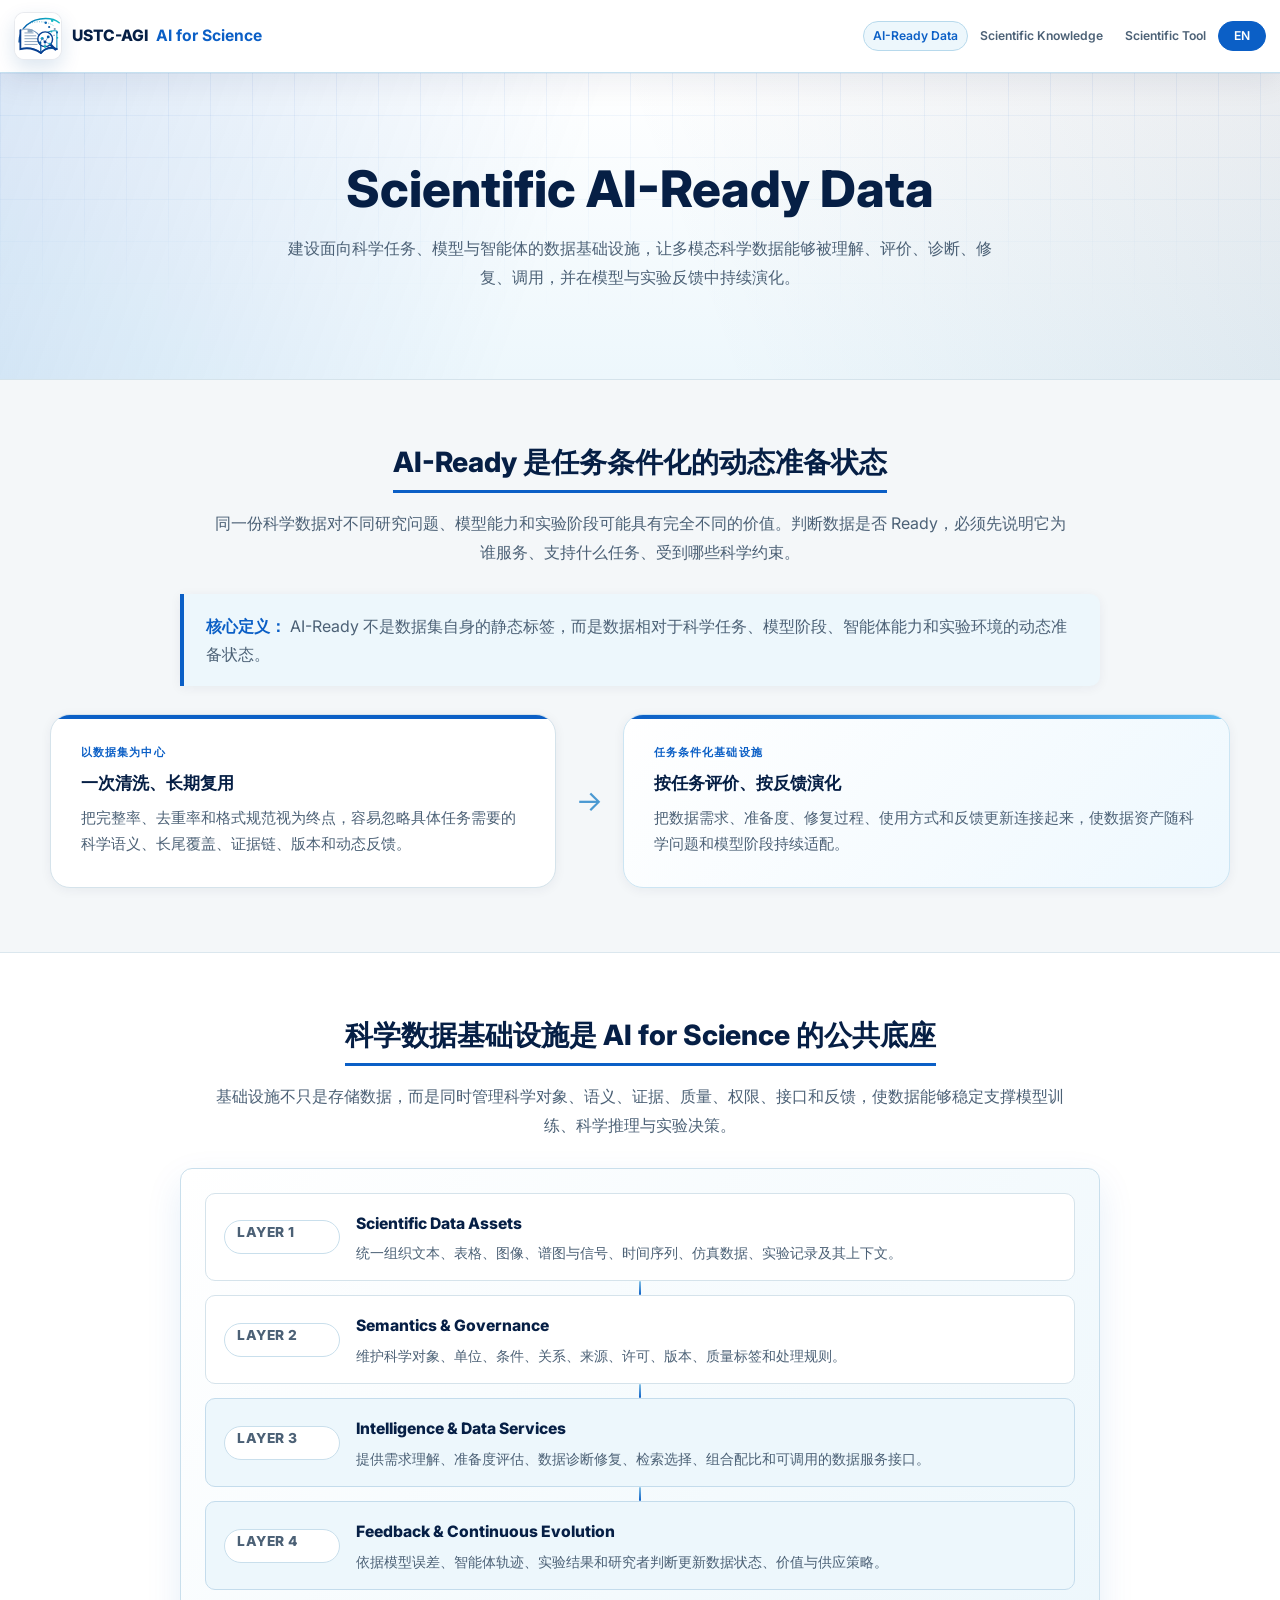
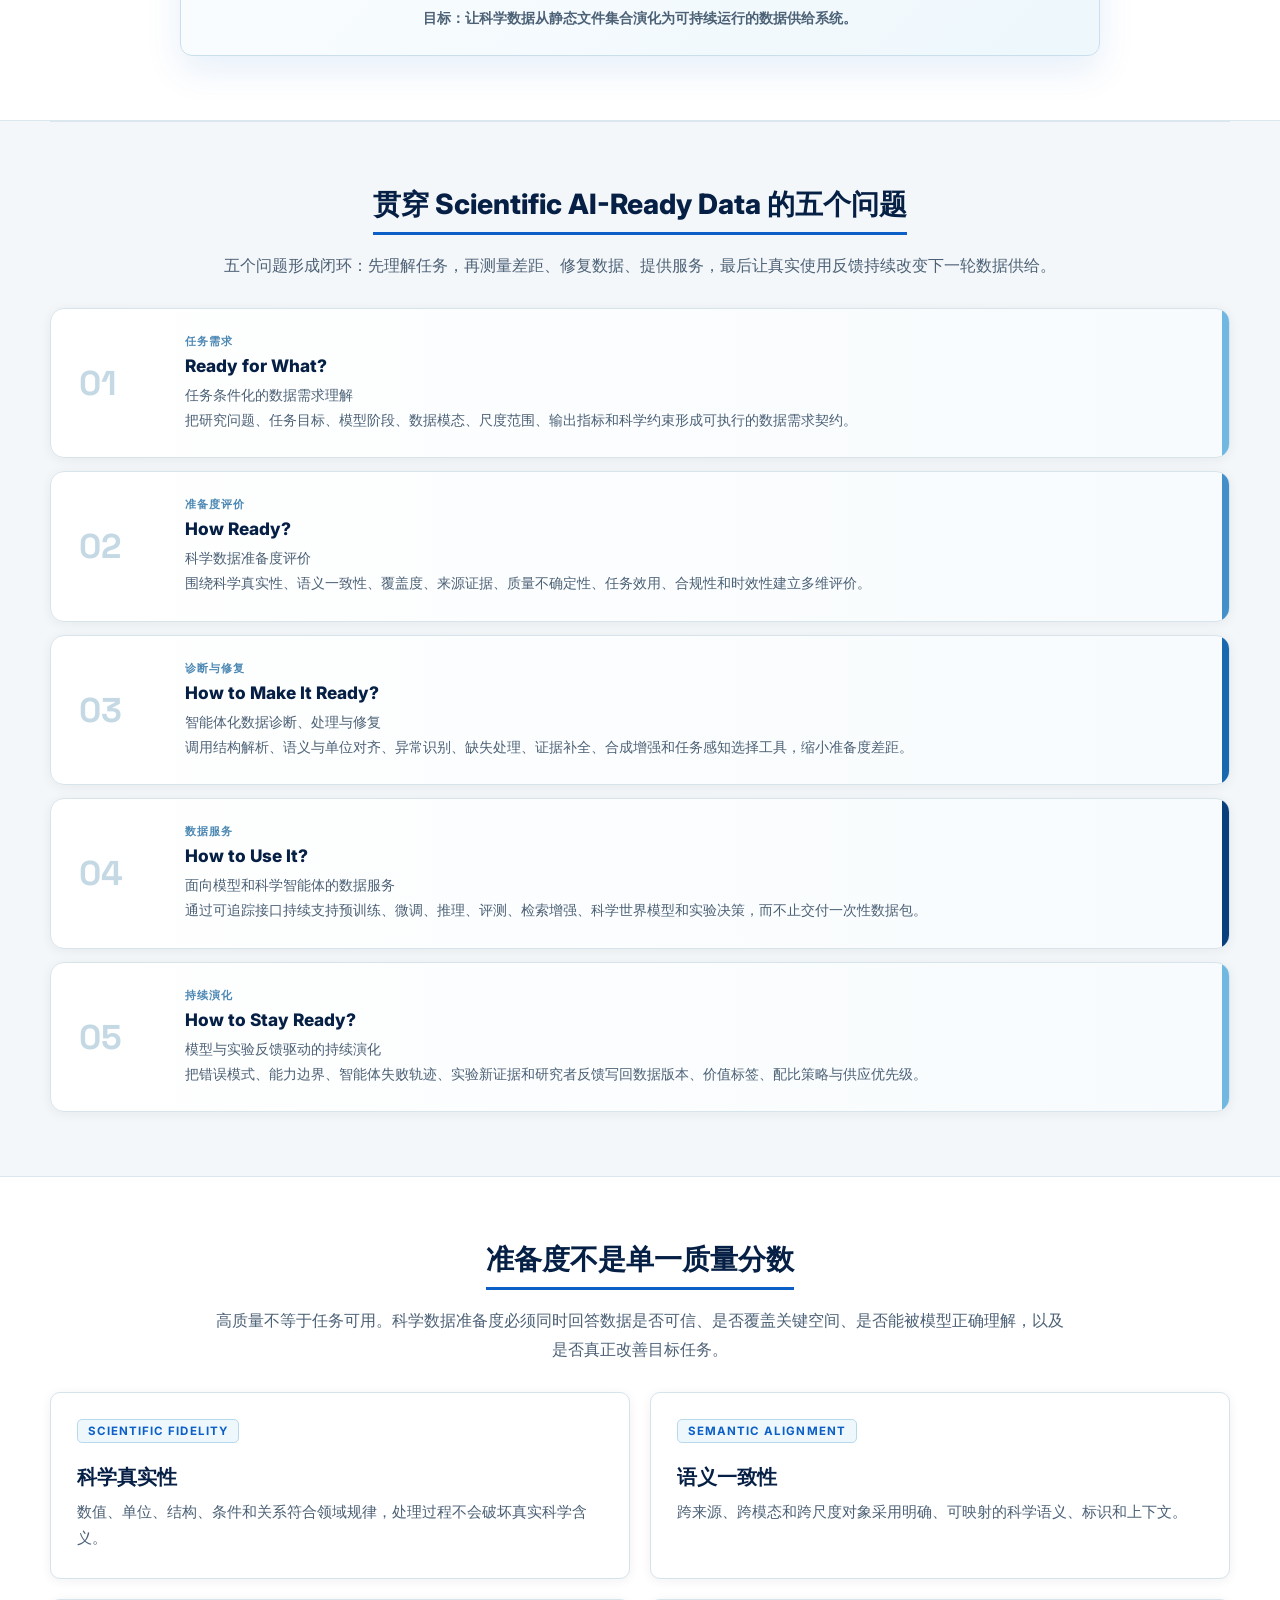
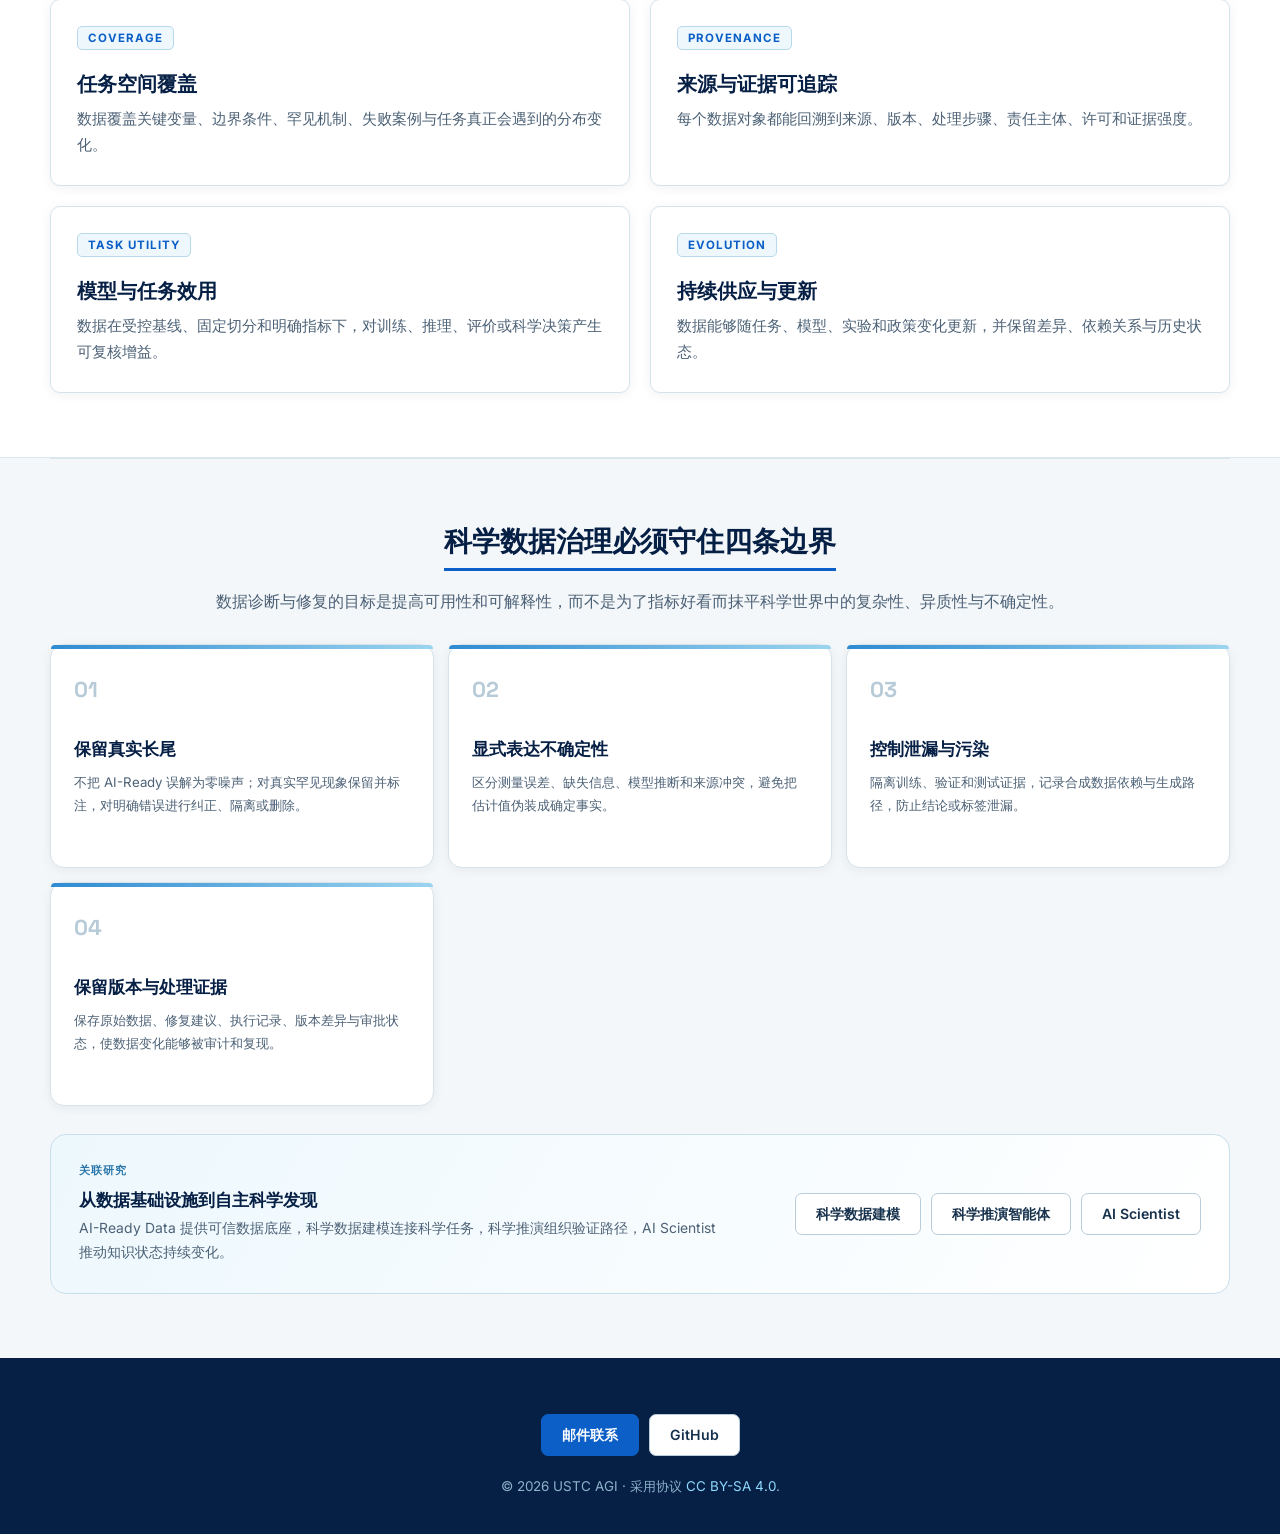
<file: ai_ready_data/index.html>
<!DOCTYPE html>
<html lang="zh-CN" data-language="zh">
  <head>
    <meta charset="utf-8" />
    <meta name="viewport" content="width=device-width, initial-scale=1" />
    <title>Scientific AI-Ready Data | USTC-AGI</title>
    <meta
      name="description"
      content="中国科大 AGI 团队关于 Scientific AI-Ready Data 的研究框架：以科学数据基础设施理解任务需求、评估准备度、诊断修复数据、提供数据服务并依据模型与实验反馈持续演化。"
    />
    <meta name="theme-color" content="#ffffff" />
    <meta property="og:title" content="Scientific AI-Ready Data | USTC-AGI" />
    <meta
      property="og:description"
      content="面向科学任务、模型与智能体持续提供可理解、可验证、可追踪和可演化的数据基础设施。"
    />
    <meta property="og:type" content="website" />
    <meta property="og:url" content="https://ustcagi-sci.github.io/ai_ready_data/" />
    <meta property="og:image" content="https://ustcagi-sci.github.io/literature-mining-logo.svg" />
    <meta name="twitter:card" content="summary" />
    <meta name="twitter:title" content="Scientific AI-Ready Data | USTC-AGI" />
    <meta
      name="twitter:description"
      content="A task-conditioned, measurable, repairable, serviceable, and continuously evolving scientific data infrastructure."
    />
    <meta name="twitter:image" content="https://ustcagi-sci.github.io/literature-mining-logo.svg" />
    <link rel="canonical" href="https://ustcagi-sci.github.io/ai_ready_data/" />
    <link rel="icon" href="../literature-mining-logo.svg" type="image/svg+xml" />
    <link rel="preconnect" href="https://fonts.googleapis.com" />
    <link rel="preconnect" href="https://fonts.gstatic.com" crossorigin />
    <link
      href="https://fonts.googleapis.com/css2?family=Inter:wght@400;500;600;700&family=Space+Grotesk:wght@500;600&display=swap"
      rel="stylesheet"
    />
    <link rel="stylesheet" href="../ref.css" />
  </head>
  <body class="inference-page">
    <nav class="nav">
      <div class="nav-inner">
        <a class="logo" href="../index.html" aria-label="USTC-AGI AI for Science">
          <span class="logo-mark" aria-hidden="true">
            <img src="../literature-mining-logo.svg" alt="" />
          </span>
          <span class="logo-copy">
            <span class="logo-title" data-i18n="brand.title">USTC-AGI</span>
            <span class="logo-subtitle" data-i18n="brand.subtitle">AI for Science</span>
          </span>
        </a>
        <div class="nav-links">
          <a href="./" aria-current="page" data-i18n="nav.aiReadyData">AI-Ready Data</a>
          <a href="../knowledge_memory/" data-i18n="nav.knowledge">Scientific Knowledge</a>
          <a href="../scistar/" data-i18n="nav.scientificTool">Scientific Tool</a>
          <span class="nav-break" aria-hidden="true"></span>
          <button
            class="language-toggle"
            id="language-toggle"
            type="button"
            aria-label="Switch to English"
            aria-pressed="true"
          >
            EN
          </button>
        </div>
      </div>
    </nav>

    <header id="top" class="hero static-hero">
      <div class="hero-content">
        <h1 data-i18n="hero.title">Scientific AI-Ready Data</h1>
        <p class="hero-subtitle" data-i18n="hero.subtitle">
          建设面向科学任务、模型与智能体的数据基础设施，让多模态科学数据能够被理解、评价、诊断、修复、调用，并在模型与实验反馈中持续演化。
        </p>
      </div>
    </header>

    <main>
      <section id="definition" class="section">
        <div class="section-header">
          <h2 data-i18n="definition.title">AI-Ready 是任务条件化的动态准备状态</h2>
          <p data-i18n="definition.description">
            同一份科学数据对不同研究问题、模型能力和实验阶段可能具有完全不同的价值。判断数据是否 Ready，必须先说明它为谁服务、支持什么任务、受到哪些科学约束。
          </p>
        </div>

        <div class="tldr">
          <strong data-i18n="definition.label">核心定义：</strong>
          <span data-i18n="definition.dynamic">AI-Ready 不是数据集自身的静态标签，而是数据相对于科学任务、模型阶段、智能体能力和实验环境的动态准备状态。</span>
        </div>

        <div class="inference-definition-grid">
          <article class="inference-input-card">
            <span class="inference-card-label" data-i18n="definition.static.label">Dataset-Centric</span>
            <h3 data-i18n="definition.static.title">一次清洗、长期复用</h3>
            <p data-i18n="definition.static.description">
              把完整率、去重率和格式规范视为终点，容易忽略具体任务需要的科学语义、长尾覆盖、证据链、版本和动态反馈。
            </p>
          </article>

          <div class="inference-definition-arrow" aria-hidden="true">→</div>

          <article class="inference-model-card">
            <span class="inference-card-label" data-i18n="definition.dynamic.label">Task-Conditioned Infrastructure</span>
            <h3 data-i18n="definition.dynamic.title">按任务评价、按反馈演化</h3>
            <p data-i18n="definition.dynamic.description">
              把数据需求、准备度、修复过程、使用方式和反馈更新连接起来，使数据资产随科学问题和模型阶段持续适配。
            </p>
          </article>
        </div>
      </section>

      <section id="infrastructure" class="section highlights">
        <div class="section-header">
          <h2 data-i18n="infrastructure.title">科学数据基础设施是 AI for Science 的公共底座</h2>
          <p data-i18n="infrastructure.description">
            基础设施不只是存储数据，而是同时管理科学对象、语义、证据、质量、权限、接口和反馈，使数据能够稳定支撑模型训练、科学推理与实验决策。
          </p>
        </div>

        <div class="stack-diagram" role="list">
          <article class="stack-layer" role="listitem">
            <span class="layer-index">Layer 1</span>
            <div>
              <strong data-i18n="infrastructure.layer1.title">Scientific Data Assets</strong>
              <span data-i18n="infrastructure.layer1.description">统一组织文本、表格、图像、谱图与信号、时间序列、仿真数据、实验记录及其上下文。</span>
            </div>
          </article>
          <div class="stack-connect" aria-hidden="true"></div>
          <article class="stack-layer" role="listitem">
            <span class="layer-index">Layer 2</span>
            <div>
              <strong data-i18n="infrastructure.layer2.title">Semantics &amp; Governance</strong>
              <span data-i18n="infrastructure.layer2.description">维护科学对象、单位、条件、关系、来源、许可、版本、质量标签和处理规则。</span>
            </div>
          </article>
          <div class="stack-connect" aria-hidden="true"></div>
          <article class="stack-layer app" role="listitem">
            <span class="layer-index">Layer 3</span>
            <div>
              <strong data-i18n="infrastructure.layer3.title">Intelligence &amp; Data Services</strong>
              <span data-i18n="infrastructure.layer3.description">提供需求理解、准备度评估、数据诊断修复、检索选择、组合配比和可调用的数据服务接口。</span>
            </div>
          </article>
          <div class="stack-connect" aria-hidden="true"></div>
          <article class="stack-layer eval" role="listitem">
            <span class="layer-index">Layer 4</span>
            <div>
              <strong data-i18n="infrastructure.layer4.title">Feedback &amp; Continuous Evolution</strong>
              <span data-i18n="infrastructure.layer4.description">依据模型误差、智能体轨迹、实验结果和研究者判断更新数据状态、价值与供应策略。</span>
            </div>
          </article>
          <p class="stack-note" data-i18n="infrastructure.note">目标：让科学数据从静态文件集合演化为可持续运行的数据供给系统。</p>
        </div>
      </section>

      <section id="five-questions" class="section">
        <div class="section-header">
          <h2 data-i18n="questions.title">贯穿 Scientific AI-Ready Data 的五个问题</h2>
          <p data-i18n="questions.description">
            五个问题形成闭环：先理解任务，再测量差距、修复数据、提供服务，最后让真实使用反馈持续改变下一轮数据供给。
          </p>
        </div>

        <div class="inference-layers" role="list">
          <article class="inference-layer" role="listitem">
            <span class="inference-layer-index">01</span>
            <div>
              <span class="inference-card-label" data-i18n="questions.q1.label">Task Demand</span>
              <h3 data-i18n="questions.q1.title">Ready for What?</h3>
              <p class="inference-question" data-i18n="questions.q1.subtitle">任务条件化的数据需求理解</p>
              <p data-i18n="questions.q1.description">把研究问题、任务目标、模型阶段、数据模态、尺度范围、输出指标和科学约束形成可执行的数据需求契约。</p>
            </div>
          </article>
          <article class="inference-layer" role="listitem">
            <span class="inference-layer-index">02</span>
            <div>
              <span class="inference-card-label" data-i18n="questions.q2.label">Readiness Assessment</span>
              <h3 data-i18n="questions.q2.title">How Ready?</h3>
              <p class="inference-question" data-i18n="questions.q2.subtitle">科学数据准备度评价</p>
              <p data-i18n="questions.q2.description">围绕科学真实性、语义一致性、覆盖度、来源证据、质量不确定性、任务效用、合规性和时效性建立多维评价。</p>
            </div>
          </article>
          <article class="inference-layer" role="listitem">
            <span class="inference-layer-index">03</span>
            <div>
              <span class="inference-card-label" data-i18n="questions.q3.label">Diagnosis &amp; Repair</span>
              <h3 data-i18n="questions.q3.title">How to Make It Ready?</h3>
              <p class="inference-question" data-i18n="questions.q3.subtitle">智能体化数据诊断、处理与修复</p>
              <p data-i18n="questions.q3.description">调用结构解析、语义与单位对齐、异常识别、缺失处理、证据补全、合成增强和任务感知选择工具，缩小准备度差距。</p>
            </div>
          </article>
          <article class="inference-layer" role="listitem">
            <span class="inference-layer-index">04</span>
            <div>
              <span class="inference-card-label" data-i18n="questions.q4.label">Data Service</span>
              <h3 data-i18n="questions.q4.title">How to Use It?</h3>
              <p class="inference-question" data-i18n="questions.q4.subtitle">面向模型和科学智能体的数据服务</p>
              <p data-i18n="questions.q4.description">通过可追踪接口持续支持预训练、微调、推理、评测、检索增强、科学世界模型和实验决策，而不止交付一次性数据包。</p>
            </div>
          </article>
          <article class="inference-layer" role="listitem">
            <span class="inference-layer-index">05</span>
            <div>
              <span class="inference-card-label" data-i18n="questions.q5.label">Continuous Evolution</span>
              <h3 data-i18n="questions.q5.title">How to Stay Ready?</h3>
              <p class="inference-question" data-i18n="questions.q5.subtitle">模型与实验反馈驱动的持续演化</p>
              <p data-i18n="questions.q5.description">把错误模式、能力边界、智能体失败轨迹、实验新证据和研究者反馈写回数据版本、价值标签、配比策略与供应优先级。</p>
            </div>
          </article>
        </div>
      </section>

      <section id="readiness" class="section highlights">
        <div class="section-header">
          <h2 data-i18n="readiness.title">准备度不是单一质量分数</h2>
          <p data-i18n="readiness.description">
            高质量不等于任务可用。科学数据准备度必须同时回答数据是否可信、是否覆盖关键空间、是否能被模型正确理解，以及是否真正改善目标任务。
          </p>
        </div>

        <div class="research-grid">
          <article class="card">
            <span class="eyebrow" data-i18n="readiness.fidelity.label">Scientific Fidelity</span>
            <h3 data-i18n="readiness.fidelity.title">科学真实性</h3>
            <p data-i18n="readiness.fidelity.description">数值、单位、结构、条件和关系符合领域规律，处理过程不会破坏真实科学含义。</p>
          </article>
          <article class="card">
            <span class="eyebrow" data-i18n="readiness.semantics.label">Semantic Alignment</span>
            <h3 data-i18n="readiness.semantics.title">语义一致性</h3>
            <p data-i18n="readiness.semantics.description">跨来源、跨模态和跨尺度对象采用明确、可映射的科学语义、标识和上下文。</p>
          </article>
          <article class="card">
            <span class="eyebrow" data-i18n="readiness.coverage.label">Coverage</span>
            <h3 data-i18n="readiness.coverage.title">任务空间覆盖</h3>
            <p data-i18n="readiness.coverage.description">数据覆盖关键变量、边界条件、罕见机制、失败案例与任务真正会遇到的分布变化。</p>
          </article>
          <article class="card">
            <span class="eyebrow" data-i18n="readiness.provenance.label">Provenance</span>
            <h3 data-i18n="readiness.provenance.title">来源与证据可追踪</h3>
            <p data-i18n="readiness.provenance.description">每个数据对象都能回溯到来源、版本、处理步骤、责任主体、许可和证据强度。</p>
          </article>
          <article class="card">
            <span class="eyebrow" data-i18n="readiness.utility.label">Task Utility</span>
            <h3 data-i18n="readiness.utility.title">模型与任务效用</h3>
            <p data-i18n="readiness.utility.description">数据在受控基线、固定切分和明确指标下，对训练、推理、评价或科学决策产生可复核增益。</p>
          </article>
          <article class="card">
            <span class="eyebrow" data-i18n="readiness.evolution.label">Evolution</span>
            <h3 data-i18n="readiness.evolution.title">持续供应与更新</h3>
            <p data-i18n="readiness.evolution.description">数据能够随任务、模型、实验和政策变化更新，并保留差异、依赖关系与历史状态。</p>
          </article>
        </div>
      </section>

      <section id="principles" class="section">
        <div class="section-header">
          <h2 data-i18n="principles.title">科学数据治理必须守住四条边界</h2>
          <p data-i18n="principles.description">
            数据诊断与修复的目标是提高可用性和可解释性，而不是为了指标好看而抹平科学世界中的复杂性、异质性与不确定性。
          </p>
        </div>

        <div class="inference-metrics" role="list">
          <article class="inference-metric" role="listitem">
            <span>01</span>
            <h3 data-i18n="principles.longTail.title">保留真实长尾</h3>
            <p data-i18n="principles.longTail.description">不把 AI-Ready 误解为零噪声；对真实罕见现象保留并标注，对明确错误进行纠正、隔离或删除。</p>
          </article>
          <article class="inference-metric" role="listitem">
            <span>02</span>
            <h3 data-i18n="principles.uncertainty.title">显式表达不确定性</h3>
            <p data-i18n="principles.uncertainty.description">区分测量误差、缺失信息、模型推断和来源冲突，避免把估计值伪装成确定事实。</p>
          </article>
          <article class="inference-metric" role="listitem">
            <span>03</span>
            <h3 data-i18n="principles.leakage.title">控制泄漏与污染</h3>
            <p data-i18n="principles.leakage.description">隔离训练、验证和测试证据，记录合成数据依赖与生成路径，防止结论或标签泄漏。</p>
          </article>
          <article class="inference-metric" role="listitem">
            <span>04</span>
            <h3 data-i18n="principles.audit.title">保留版本与处理证据</h3>
            <p data-i18n="principles.audit.description">保存原始数据、修复建议、执行记录、版本差异与审批状态，使数据变化能够被审计和复现。</p>
          </article>
        </div>

        <div class="inference-next">
          <div>
            <span class="inference-card-label" data-i18n="next.label">Connected Research</span>
            <h3 data-i18n="next.title">从数据基础设施到自主科学发现</h3>
            <p data-i18n="next.description">AI-Ready Data 提供可信数据底座，科学数据建模连接科学任务，科学推演组织验证路径，AI Scientist 推动知识状态持续变化。</p>
          </div>
          <div class="section-actions">
            <a class="btn ghost" href="../data_modeling/" data-i18n="next.data">科学数据建模</a>
            <a class="btn ghost" href="../scientific_inference/" data-i18n="next.inference">科学推演智能体</a>
            <a class="btn ghost" href="../ai_scientist/" data-i18n="next.scientist">AI Scientist</a>
          </div>
        </div>
      </section>
    </main>

    <footer id="contact" class="footer">
      <div class="footer-actions">
        <a class="btn primary" href="mailto:mycheng@ustc.edu.cn" data-i18n="footer.email">邮件联系</a>
        <a class="btn ghost" href="https://github.com/ustc-ai4science" target="_blank" rel="noopener noreferrer">GitHub</a>
      </div>
      <p class="footer-note">
        © <span id="year"></span> <span data-i18n="footer.note">USTC AGI · 采用协议</span>
        <a href="https://creativecommons.org/licenses/by-sa/4.0/" target="_blank" rel="license noopener noreferrer">CC BY-SA 4.0</a>.
      </p>
    </footer>

    <script>
      const translations = {
        en: {
          "meta.title": "Scientific AI-Ready Data | USTC-AGI",
          "meta.description":
            "USTC AGI's framework for Scientific AI-Ready Data: infrastructure that understands task demand, assesses readiness, diagnoses and repairs data, provides data services, and evolves through model and experimental feedback.",
          "brand.title": "USTC-AGI",
          "brand.subtitle": "AI for Science",
          "nav.knowledge": "Scientific Knowledge",
          "nav.aiReadyData": "AI-Ready Data",
          "nav.scientificTool": "Scientific Tool",
          "nav.data": "Scientific Data Modeling",
          "nav.inference": "Scientific Inference Agent",
          "nav.aiScientist": "AI Scientist",
          "nav.aiScience": "Science of AI",
          "nav.projects": "Open Source",
          "nav.papers": "Publications",
          "hero.title": "Scientific AI-Ready Data",
          "hero.subtitle":
            "Build scientific data infrastructure for tasks, models, and agents so multimodal scientific data can be understood, assessed, diagnosed, repaired, served, and continuously evolved through model and experimental feedback.",
          "definition.title": "AI-Ready Is a Dynamic, Task-Conditioned State",
          "definition.description":
            "The same scientific data can have entirely different value for different questions, model capabilities, and experimental stages. To decide whether data are ready, first specify whom they serve, which task they support, and which scientific constraints apply.",
          "definition.label": "Core definition:",
          "definition.dynamic":
            "AI-Ready is not a static label attached to a dataset; it is the dynamic state of data readiness relative to a scientific task, model stage, agent capability, and experimental environment.",
          "definition.static.label": "Dataset-Centric",
          "definition.static.title": "Clean Once, Reuse Indefinitely",
          "definition.static.description":
            "Treating completeness, deduplication, and normalized formats as the endpoint overlooks task-specific scientific semantics, long-tail coverage, evidence chains, versions, and feedback.",
          "definition.dynamic.label": "Task-Conditioned Infrastructure",
          "definition.dynamic.title": "Assess by Task, Evolve by Feedback",
          "definition.dynamic.description":
            "Connect data demand, readiness, repair, use, and feedback so data assets continually adapt to scientific questions and model stages.",
          "infrastructure.title": "Scientific Data Infrastructure Is a Shared Foundation for AI for Science",
          "infrastructure.description":
            "Infrastructure does more than store data. It jointly manages scientific objects, semantics, evidence, quality, permissions, interfaces, and feedback so data can reliably support model training, scientific reasoning, and experimental decisions.",
          "infrastructure.layer1.title": "Scientific Data Assets",
          "infrastructure.layer1.description":
            "Organize text, tables, images, spectra and signals, time series, simulation data, experimental records, and their context in a unified way.",
          "infrastructure.layer2.title": "Semantics & Governance",
          "infrastructure.layer2.description":
            "Maintain scientific objects, units, conditions, relations, provenance, licenses, versions, quality labels, and processing rules.",
          "infrastructure.layer3.title": "Intelligence & Data Services",
          "infrastructure.layer3.description":
            "Provide demand understanding, readiness assessment, diagnosis and repair, retrieval and selection, mixture allocation, and callable data-service interfaces.",
          "infrastructure.layer4.title": "Feedback & Continuous Evolution",
          "infrastructure.layer4.description":
            "Update data state, value, and supply strategies from model errors, agent trajectories, experimental results, and researcher judgment.",
          "infrastructure.note":
            "Goal: evolve scientific data from a static collection of files into a continuously operating supply system.",
          "questions.title": "Five Questions across the Scientific AI-Ready Data Lifecycle",
          "questions.description":
            "The five questions form a loop: understand the task, measure the gap, repair the data, provide services, and let real-world feedback change the next cycle of data supply.",
          "questions.q1.label": "Task Demand",
          "questions.q1.title": "Ready for What?",
          "questions.q1.subtitle": "Task-conditioned data demand understanding",
          "questions.q1.description":
            "Turn the research question, task objective, model stage, data modalities, scale range, output metrics, and scientific constraints into an executable data-demand contract.",
          "questions.q2.label": "Readiness Assessment",
          "questions.q2.title": "How Ready?",
          "questions.q2.subtitle": "Scientific data readiness assessment",
          "questions.q2.description":
            "Build multidimensional assessment around scientific fidelity, semantic consistency, coverage, provenance, quality uncertainty, task utility, compliance, and freshness.",
          "questions.q3.label": "Diagnosis & Repair",
          "questions.q3.title": "How to Make It Ready?",
          "questions.q3.subtitle": "Agentic data diagnosis, processing, and repair",
          "questions.q3.description":
            "Invoke structural parsing, semantic and unit alignment, anomaly detection, missing-data handling, evidence completion, synthetic enhancement, and task-aware selection to close readiness gaps.",
          "questions.q4.label": "Data Service",
          "questions.q4.title": "How to Use It?",
          "questions.q4.subtitle": "Data services for models and scientific agents",
          "questions.q4.description":
            "Continuously support pretraining, fine-tuning, inference, evaluation, retrieval augmentation, scientific world models, and experimental decisions through traceable interfaces rather than one-off data packages.",
          "questions.q5.label": "Continuous Evolution",
          "questions.q5.title": "How to Stay Ready?",
          "questions.q5.subtitle": "Continuous evolution driven by model and experimental feedback",
          "questions.q5.description":
            "Write error patterns, capability boundaries, failed agent trajectories, new experimental evidence, and researcher feedback back into data versions, value labels, mixture strategies, and supply priorities.",
          "readiness.title": "Readiness Is Not a Single Quality Score",
          "readiness.description":
            "High quality does not automatically mean task-ready. Scientific data readiness must jointly ask whether data are trustworthy, cover the critical space, can be interpreted correctly by models, and actually improve the target task.",
          "readiness.fidelity.label": "Scientific Fidelity",
          "readiness.fidelity.title": "Scientific Fidelity",
          "readiness.fidelity.description":
            "Values, units, structures, conditions, and relations obey domain rules, and processing does not destroy their scientific meaning.",
          "readiness.semantics.label": "Semantic Alignment",
          "readiness.semantics.title": "Semantic Alignment",
          "readiness.semantics.description":
            "Objects across sources, modalities, and scales use explicit, mappable scientific semantics, identifiers, and context.",
          "readiness.coverage.label": "Coverage",
          "readiness.coverage.title": "Task-Space Coverage",
          "readiness.coverage.description":
            "Data cover critical variables, boundary conditions, rare mechanisms, failures, and distribution shifts that the real task will encounter.",
          "readiness.provenance.label": "Provenance",
          "readiness.provenance.title": "Traceable Provenance and Evidence",
          "readiness.provenance.description":
            "Every data object can be traced to its source, version, processing steps, responsible party, license, and evidence strength.",
          "readiness.utility.label": "Task Utility",
          "readiness.utility.title": "Model and Task Utility",
          "readiness.utility.description":
            "Under controlled baselines, frozen splits, and explicit metrics, data yield reproducible gains for training, inference, evaluation, or scientific decisions.",
          "readiness.evolution.label": "Evolution",
          "readiness.evolution.title": "Continuous Supply and Updating",
          "readiness.evolution.description":
            "Data evolve with tasks, models, experiments, and policy while preserving differences, dependencies, and historical states.",
          "principles.title": "Four Boundaries for Scientific Data Governance",
          "principles.description":
            "Diagnosis and repair should improve usability and interpretability, not flatten the complexity, heterogeneity, and uncertainty of the scientific world merely to improve dashboard metrics.",
          "principles.longTail.title": "Preserve Genuine Long Tails",
          "principles.longTail.description":
            "Do not equate AI-Ready with zero noise. Preserve and label genuine rare phenomena; correct, isolate, or remove clear errors.",
          "principles.uncertainty.title": "Represent Uncertainty Explicitly",
          "principles.uncertainty.description":
            "Distinguish measurement error, missing information, model inference, and source conflict rather than presenting estimates as certain facts.",
          "principles.leakage.title": "Control Leakage and Contamination",
          "principles.leakage.description":
            "Separate training, validation, and test evidence, and record synthetic-data dependencies and generation paths to prevent conclusion or label leakage.",
          "principles.audit.title": "Preserve Versions and Processing Evidence",
          "principles.audit.description":
            "Keep raw data, repair proposals, execution records, version differences, and approval state so every data change can be audited and reproduced.",
          "next.label": "Connected Research",
          "next.title": "From Data Infrastructure to Autonomous Scientific Discovery",
          "next.description":
            "AI-Ready Data provides a trusted foundation, scientific data modeling connects scientific tasks, scientific inference organizes validation paths, and AI Scientists drive continuous changes in knowledge state.",
          "next.data": "Scientific Data Modeling",
          "next.inference": "Scientific Inference Agent",
          "next.scientist": "AI Scientist",
          "footer.email": "Email Us",
          "footer.note": "USTC AGI · Licensed under"
        },
        zh: {
          "meta.title": "Scientific AI-Ready Data | USTC-AGI",
          "meta.description":
            "中国科大 AGI 团队关于 Scientific AI-Ready Data 的研究框架：以科学数据基础设施理解任务需求、评估准备度、诊断修复数据、提供数据服务并依据模型与实验反馈持续演化。",
          "brand.title": "USTC-AGI",
          "brand.subtitle": "AI for Science",
          "nav.knowledge": "Scientific Knowledge",
          "nav.aiReadyData": "AI-Ready Data",
          "nav.scientificTool": "Scientific Tool",
          "nav.data": "科学数据建模",
          "nav.inference": "科学推演智能体",
          "nav.aiScientist": "AI Scientist",
          "nav.aiScience": "Science of AI",
          "nav.projects": "开源项目",
          "nav.papers": "论文列表",
          "hero.title": "Scientific AI-Ready Data",
          "hero.subtitle":
            "建设面向科学任务、模型与智能体的数据基础设施，让多模态科学数据能够被理解、评价、诊断、修复、调用，并在模型与实验反馈中持续演化。",
          "definition.title": "AI-Ready 是任务条件化的动态准备状态",
          "definition.description":
            "同一份科学数据对不同研究问题、模型能力和实验阶段可能具有完全不同的价值。判断数据是否 Ready，必须先说明它为谁服务、支持什么任务、受到哪些科学约束。",
          "definition.label": "核心定义：",
          "definition.dynamic":
            "AI-Ready 不是数据集自身的静态标签，而是数据相对于科学任务、模型阶段、智能体能力和实验环境的动态准备状态。",
          "definition.static.label": "以数据集为中心",
          "definition.static.title": "一次清洗、长期复用",
          "definition.static.description":
            "把完整率、去重率和格式规范视为终点，容易忽略具体任务需要的科学语义、长尾覆盖、证据链、版本和动态反馈。",
          "definition.dynamic.label": "任务条件化基础设施",
          "definition.dynamic.title": "按任务评价、按反馈演化",
          "definition.dynamic.description":
            "把数据需求、准备度、修复过程、使用方式和反馈更新连接起来，使数据资产随科学问题和模型阶段持续适配。",
          "infrastructure.title": "科学数据基础设施是 AI for Science 的公共底座",
          "infrastructure.description":
            "基础设施不只是存储数据，而是同时管理科学对象、语义、证据、质量、权限、接口和反馈，使数据能够稳定支撑模型训练、科学推理与实验决策。",
          "infrastructure.layer1.title": "Scientific Data Assets",
          "infrastructure.layer1.description":
            "统一组织文本、表格、图像、谱图与信号、时间序列、仿真数据、实验记录及其上下文。",
          "infrastructure.layer2.title": "Semantics & Governance",
          "infrastructure.layer2.description":
            "维护科学对象、单位、条件、关系、来源、许可、版本、质量标签和处理规则。",
          "infrastructure.layer3.title": "Intelligence & Data Services",
          "infrastructure.layer3.description":
            "提供需求理解、准备度评估、数据诊断修复、检索选择、组合配比和可调用的数据服务接口。",
          "infrastructure.layer4.title": "Feedback & Continuous Evolution",
          "infrastructure.layer4.description":
            "依据模型误差、智能体轨迹、实验结果和研究者判断更新数据状态、价值与供应策略。",
          "infrastructure.note": "目标：让科学数据从静态文件集合演化为可持续运行的数据供给系统。",
          "questions.title": "贯穿 Scientific AI-Ready Data 的五个问题",
          "questions.description":
            "五个问题形成闭环：先理解任务，再测量差距、修复数据、提供服务，最后让真实使用反馈持续改变下一轮数据供给。",
          "questions.q1.label": "任务需求",
          "questions.q1.title": "Ready for What?",
          "questions.q1.subtitle": "任务条件化的数据需求理解",
          "questions.q1.description":
            "把研究问题、任务目标、模型阶段、数据模态、尺度范围、输出指标和科学约束形成可执行的数据需求契约。",
          "questions.q2.label": "准备度评价",
          "questions.q2.title": "How Ready?",
          "questions.q2.subtitle": "科学数据准备度评价",
          "questions.q2.description":
            "围绕科学真实性、语义一致性、覆盖度、来源证据、质量不确定性、任务效用、合规性和时效性建立多维评价。",
          "questions.q3.label": "诊断与修复",
          "questions.q3.title": "How to Make It Ready?",
          "questions.q3.subtitle": "智能体化数据诊断、处理与修复",
          "questions.q3.description":
            "调用结构解析、语义与单位对齐、异常识别、缺失处理、证据补全、合成增强和任务感知选择工具，缩小准备度差距。",
          "questions.q4.label": "数据服务",
          "questions.q4.title": "How to Use It?",
          "questions.q4.subtitle": "面向模型和科学智能体的数据服务",
          "questions.q4.description":
            "通过可追踪接口持续支持预训练、微调、推理、评测、检索增强、科学世界模型和实验决策，而不止交付一次性数据包。",
          "questions.q5.label": "持续演化",
          "questions.q5.title": "How to Stay Ready?",
          "questions.q5.subtitle": "模型与实验反馈驱动的持续演化",
          "questions.q5.description":
            "把错误模式、能力边界、智能体失败轨迹、实验新证据和研究者反馈写回数据版本、价值标签、配比策略与供应优先级。",
          "readiness.title": "准备度不是单一质量分数",
          "readiness.description":
            "高质量不等于任务可用。科学数据准备度必须同时回答数据是否可信、是否覆盖关键空间、是否能被模型正确理解，以及是否真正改善目标任务。",
          "readiness.fidelity.label": "Scientific Fidelity",
          "readiness.fidelity.title": "科学真实性",
          "readiness.fidelity.description": "数值、单位、结构、条件和关系符合领域规律，处理过程不会破坏真实科学含义。",
          "readiness.semantics.label": "Semantic Alignment",
          "readiness.semantics.title": "语义一致性",
          "readiness.semantics.description": "跨来源、跨模态和跨尺度对象采用明确、可映射的科学语义、标识和上下文。",
          "readiness.coverage.label": "Coverage",
          "readiness.coverage.title": "任务空间覆盖",
          "readiness.coverage.description": "数据覆盖关键变量、边界条件、罕见机制、失败案例与任务真正会遇到的分布变化。",
          "readiness.provenance.label": "Provenance",
          "readiness.provenance.title": "来源与证据可追踪",
          "readiness.provenance.description": "每个数据对象都能回溯到来源、版本、处理步骤、责任主体、许可和证据强度。",
          "readiness.utility.label": "Task Utility",
          "readiness.utility.title": "模型与任务效用",
          "readiness.utility.description": "数据在受控基线、固定切分和明确指标下，对训练、推理、评价或科学决策产生可复核增益。",
          "readiness.evolution.label": "Evolution",
          "readiness.evolution.title": "持续供应与更新",
          "readiness.evolution.description": "数据能够随任务、模型、实验和政策变化更新，并保留差异、依赖关系与历史状态。",
          "principles.title": "科学数据治理必须守住四条边界",
          "principles.description":
            "数据诊断与修复的目标是提高可用性和可解释性，而不是为了指标好看而抹平科学世界中的复杂性、异质性与不确定性。",
          "principles.longTail.title": "保留真实长尾",
          "principles.longTail.description":
            "不把 AI-Ready 误解为零噪声；对真实罕见现象保留并标注，对明确错误进行纠正、隔离或删除。",
          "principles.uncertainty.title": "显式表达不确定性",
          "principles.uncertainty.description": "区分测量误差、缺失信息、模型推断和来源冲突，避免把估计值伪装成确定事实。",
          "principles.leakage.title": "控制泄漏与污染",
          "principles.leakage.description": "隔离训练、验证和测试证据，记录合成数据依赖与生成路径，防止结论或标签泄漏。",
          "principles.audit.title": "保留版本与处理证据",
          "principles.audit.description": "保存原始数据、修复建议、执行记录、版本差异与审批状态，使数据变化能够被审计和复现。",
          "next.label": "关联研究",
          "next.title": "从数据基础设施到自主科学发现",
          "next.description": "AI-Ready Data 提供可信数据底座，科学数据建模连接科学任务，科学推演组织验证路径，AI Scientist 推动知识状态持续变化。",
          "next.data": "科学数据建模",
          "next.inference": "科学推演智能体",
          "next.scientist": "AI Scientist",
          "footer.email": "邮件联系",
          "footer.note": "USTC AGI · 采用协议"
        }
      };

      const getStoredLanguage = () => {
        try {
          return localStorage.getItem("preferredLanguage");
        } catch {
          return null;
        }
      };

      const storeLanguage = (language) => {
        try {
          localStorage.setItem("preferredLanguage", language);
        } catch {
          // Ignore storage restrictions in private or file-based browsing modes.
        }
      };

      const getInitialLanguage = () => {
        const params = new URLSearchParams(window.location.search);
        const requestedLanguage = params.get("lang");

        if (translations[requestedLanguage]) {
          return requestedLanguage;
        }

        const storedLanguage = getStoredLanguage();
        return translations[storedLanguage] ? storedLanguage : "zh";
      };

      const setLanguage = (language, persist = false) => {
        const copy = translations[language] || translations.en;
        const toggle = document.getElementById("language-toggle");
        const description = document.querySelector('meta[name="description"]');

        document.documentElement.lang = language === "zh" ? "zh-CN" : "en";
        document.documentElement.dataset.language = language;
        document.title = copy["meta.title"];

        if (description) {
          description.setAttribute("content", copy["meta.description"]);
        }

        document.querySelectorAll("[data-i18n]").forEach((element) => {
          const key = element.dataset.i18n;
          if (copy[key]) {
            element.textContent = copy[key];
          }
        });

        if (toggle) {
          const isChinese = language === "zh";
          toggle.textContent = isChinese ? "EN" : "中文";
          toggle.setAttribute("aria-pressed", String(isChinese));
          toggle.setAttribute("aria-label", isChinese ? "Switch to English" : "切换到中文版");
        }

        if (persist) {
          storeLanguage(language);
        }
      };

      document.getElementById("year").textContent = new Date().getFullYear();
      setLanguage(getInitialLanguage());
      document.getElementById("language-toggle").addEventListener("click", () => {
        const nextLanguage = document.documentElement.dataset.language === "zh" ? "en" : "zh";
        setLanguage(nextLanguage, true);
      });
    </script>
  </body>
</html>
</file>
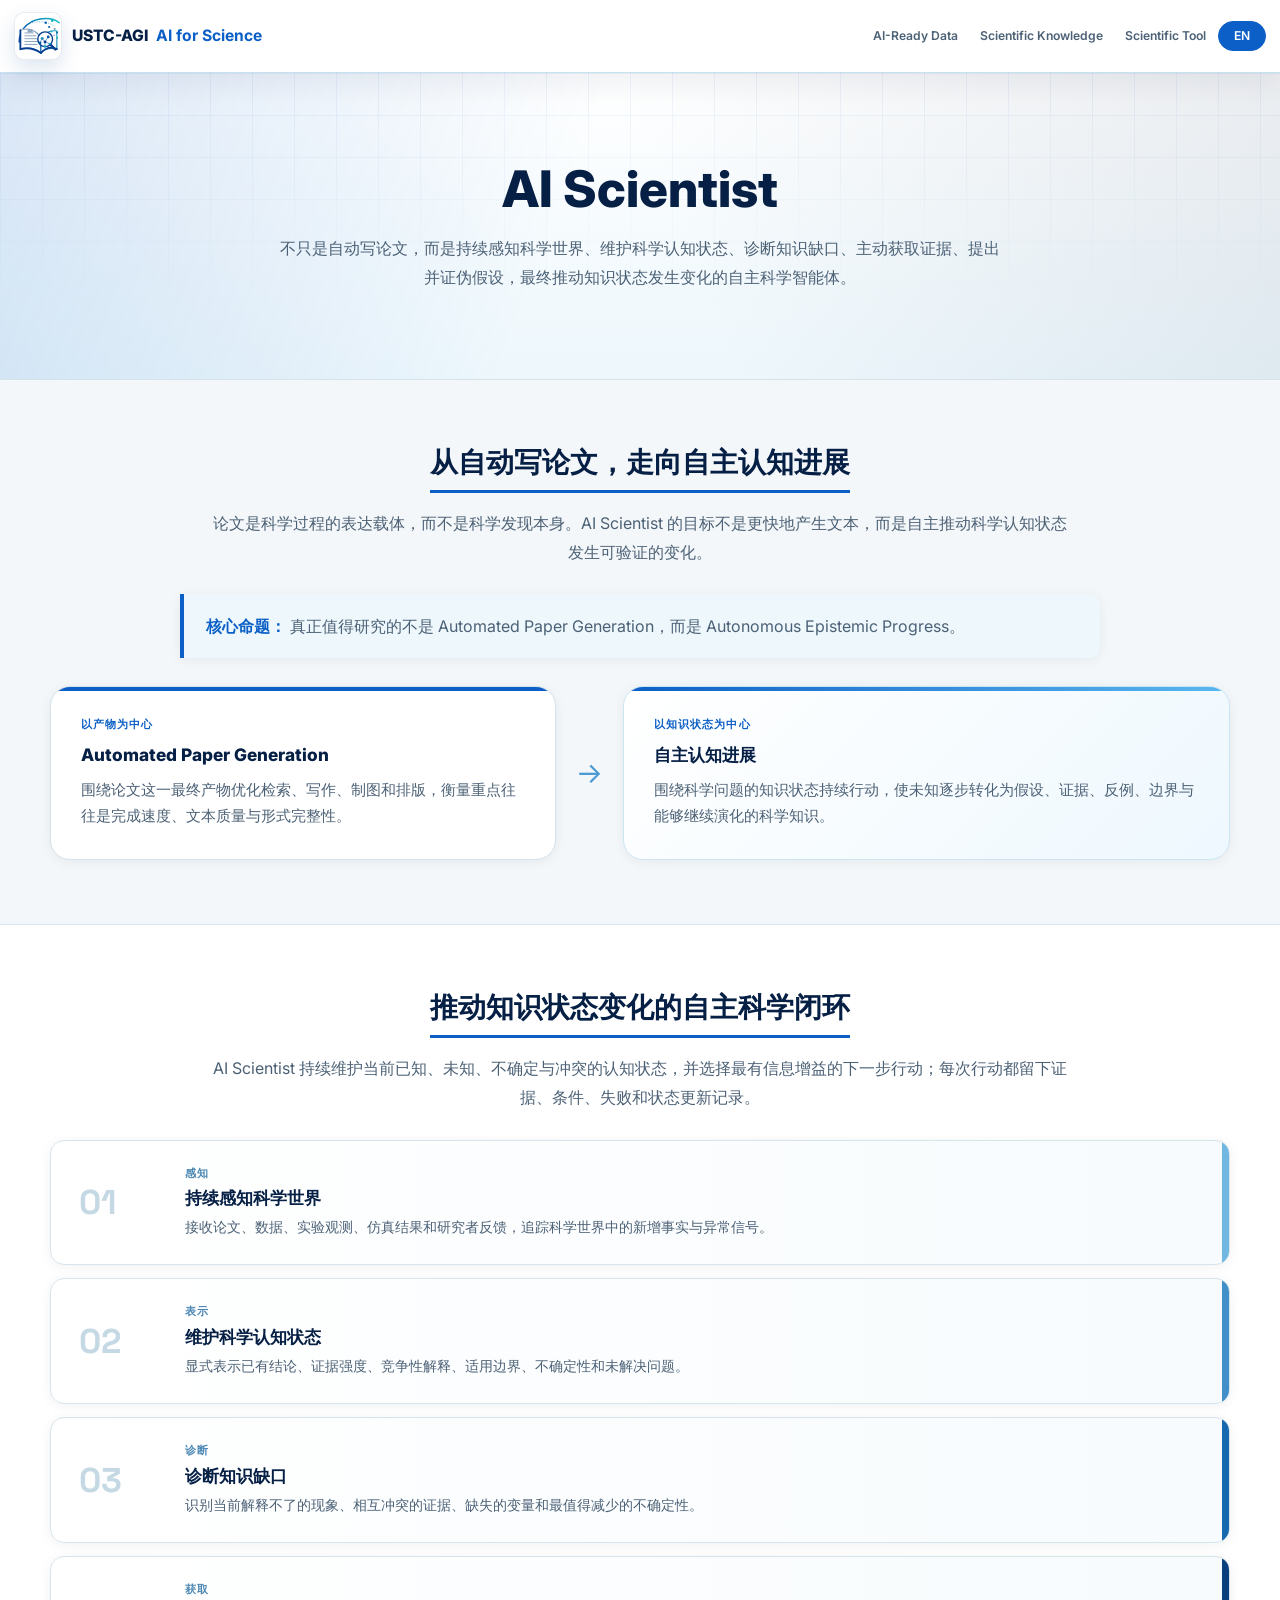
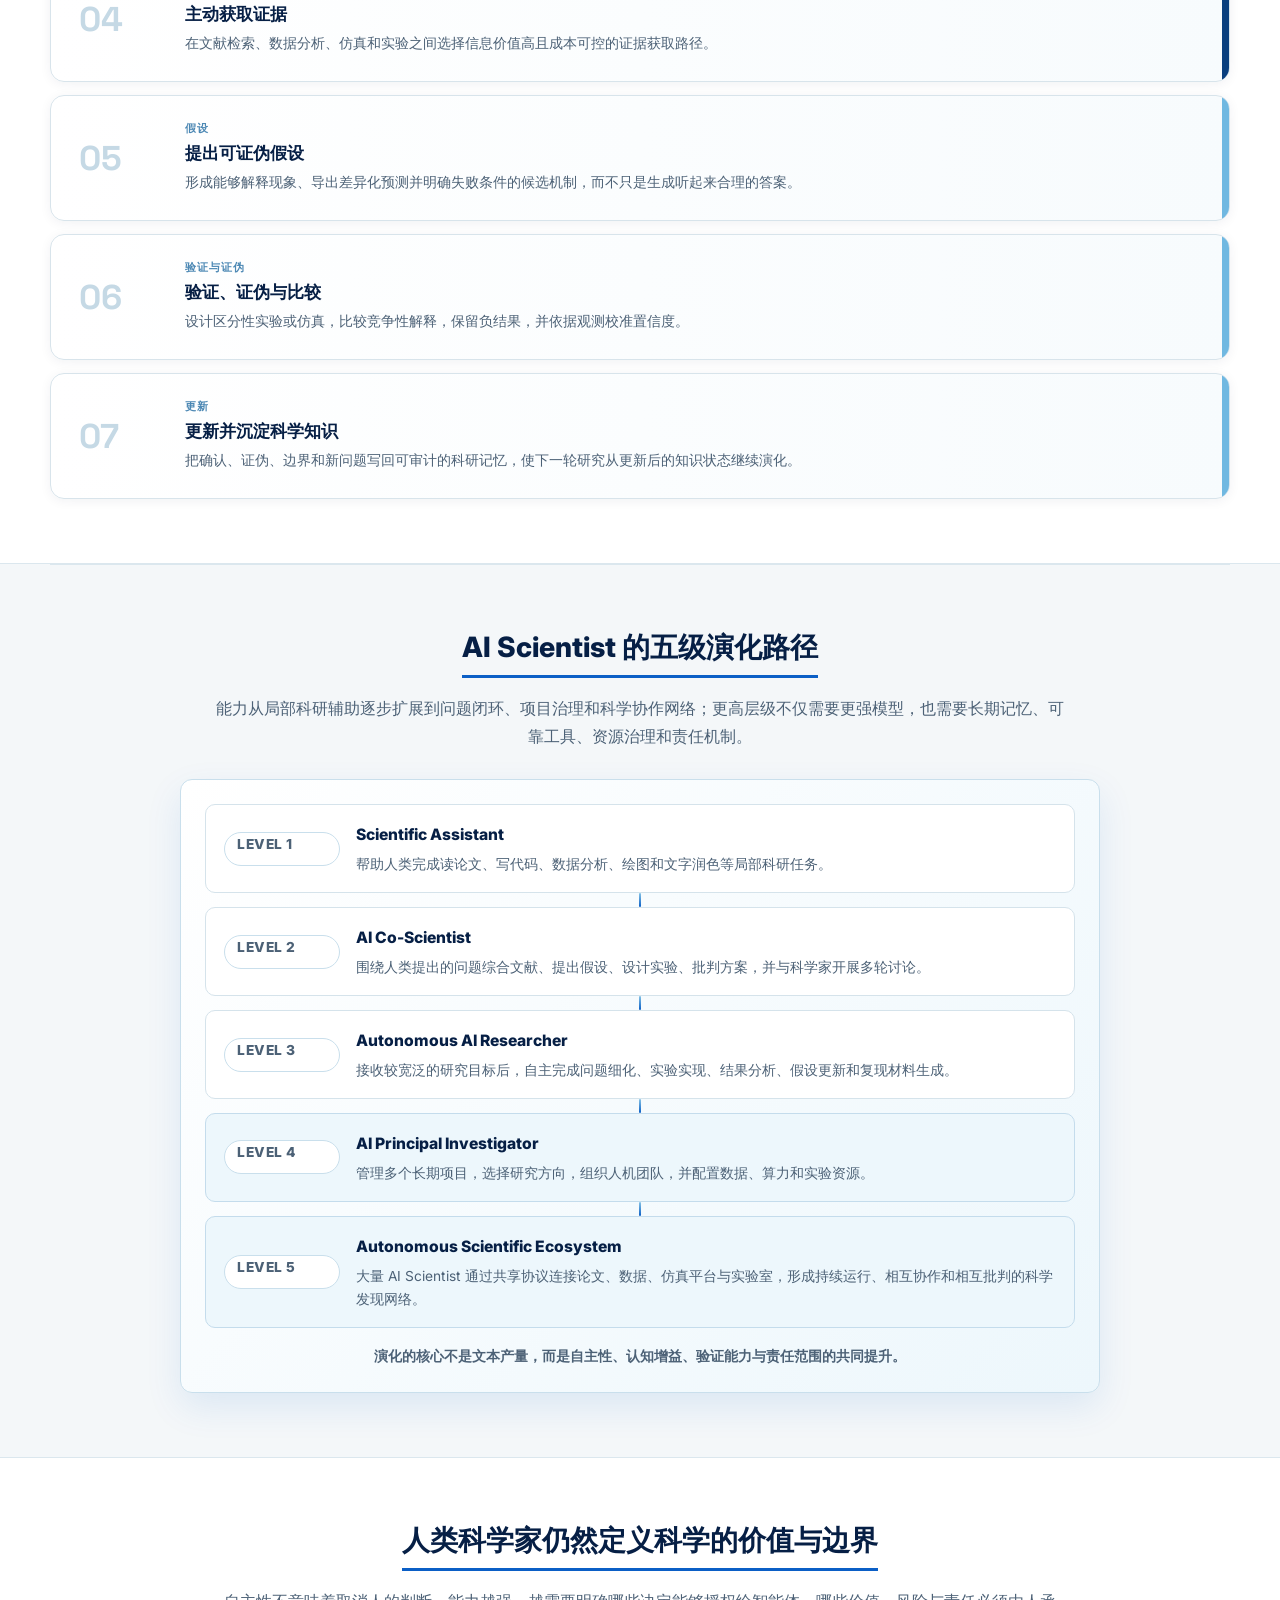
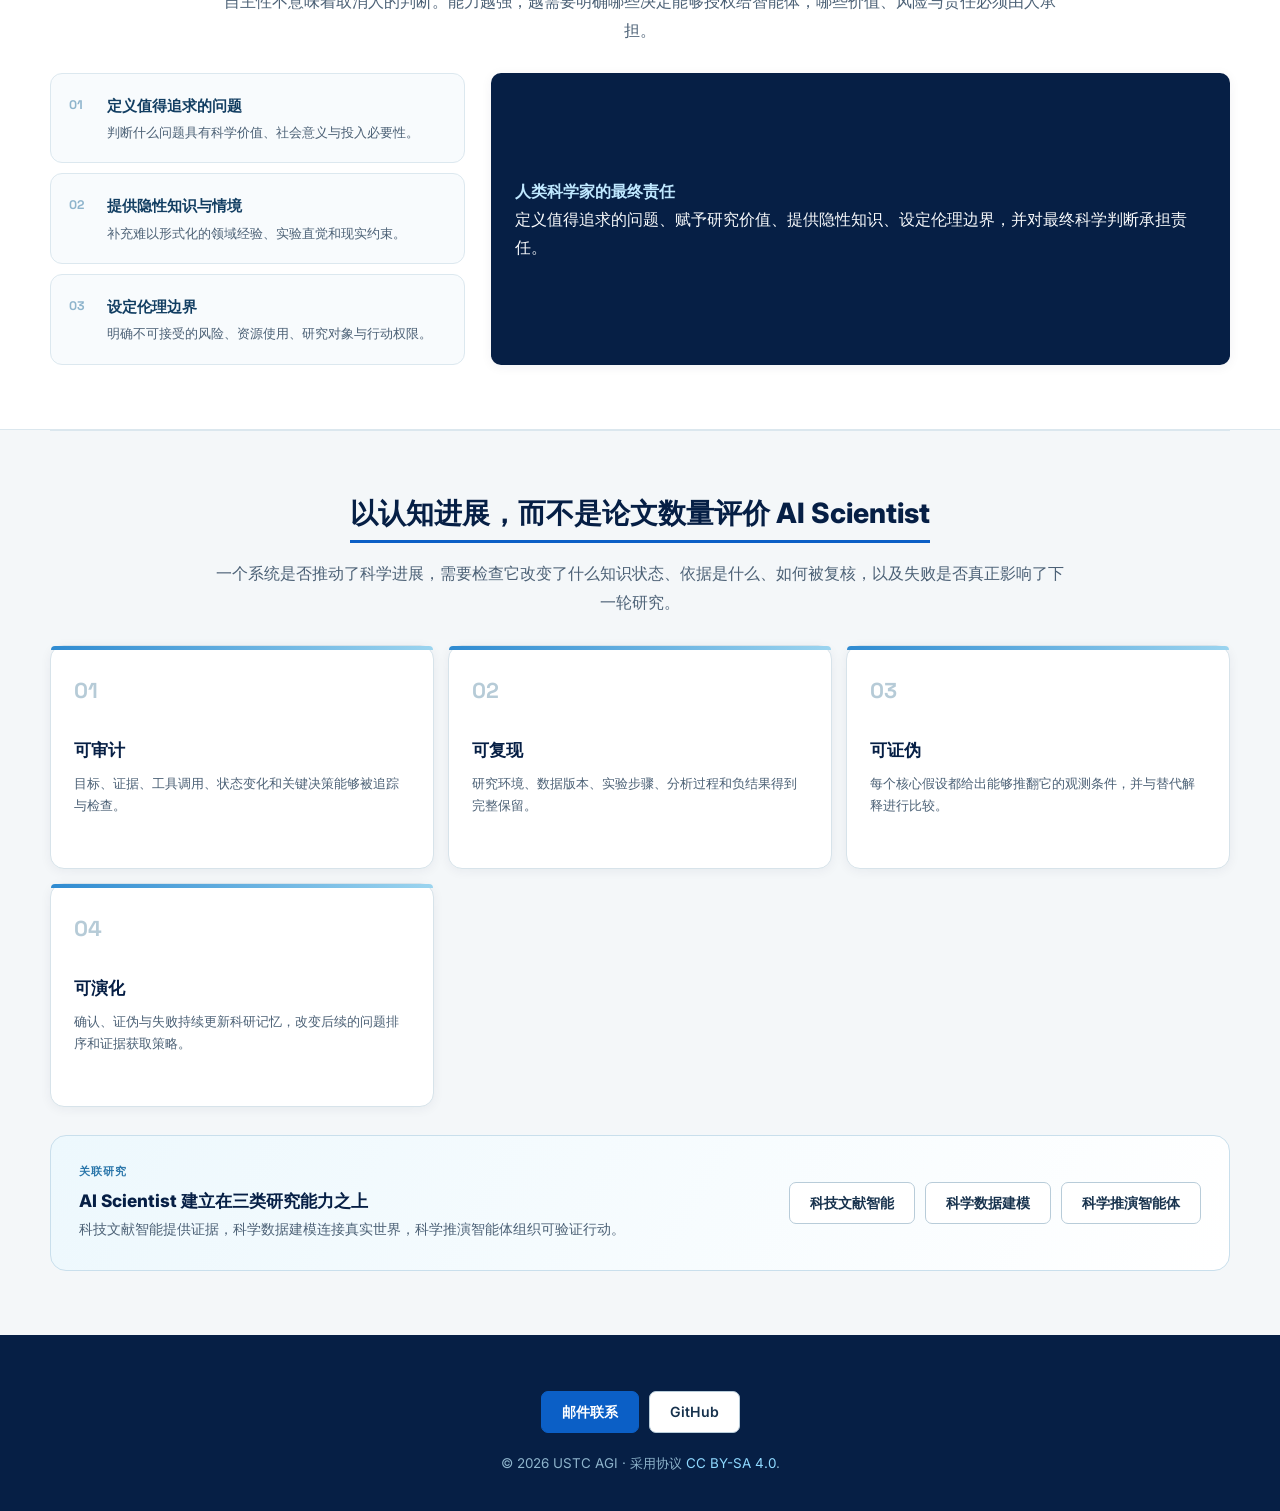
<file: ai_scientist/index.html>
<!DOCTYPE html>
<html lang="zh-CN" data-language="zh">
  <head>
    <meta charset="utf-8" />
    <meta name="viewport" content="width=device-width, initial-scale=1" />
    <title>AI Scientist | USTC-AGI</title>
    <meta
      name="description"
      content="中国科大 AGI 团队关于 AI Scientist 的研究愿景：构建能够持续感知科学世界、维护认知状态、诊断知识缺口、获取证据、提出并证伪假设的自主科学智能体。"
    />
    <meta name="theme-color" content="#ffffff" />
    <meta property="og:title" content="AI Scientist | USTC-AGI" />
    <meta
      property="og:description"
      content="从自动生成论文走向自主认知进展，让科学问题从未知走向可审计、可复现、可持续演化的知识。"
    />
    <meta property="og:type" content="website" />
    <meta property="og:url" content="https://ustcagi-sci.github.io/ai_scientist/" />
    <meta property="og:image" content="https://ustcagi-sci.github.io/literature-mining-logo.svg" />
    <meta name="twitter:card" content="summary" />
    <meta name="twitter:title" content="AI Scientist | USTC-AGI" />
    <meta
      name="twitter:description"
      content="From automated paper generation to autonomous epistemic progress."
    />
    <meta name="twitter:image" content="https://ustcagi-sci.github.io/literature-mining-logo.svg" />
    <link rel="canonical" href="https://ustcagi-sci.github.io/ai_scientist/" />
    <link rel="icon" href="../literature-mining-logo.svg" type="image/svg+xml" />
    <link rel="preconnect" href="https://fonts.googleapis.com" />
    <link rel="preconnect" href="https://fonts.gstatic.com" crossorigin />
    <link
      href="https://fonts.googleapis.com/css2?family=Inter:wght@400;500;600;700&family=Space+Grotesk:wght@500;600&display=swap"
      rel="stylesheet"
    />
    <link rel="stylesheet" href="../ref.css" />
  </head>
  <body class="inference-page">
    <nav class="nav">
      <div class="nav-inner">
        <a class="logo" href="../index.html" aria-label="USTC-AGI AI for Science">
          <span class="logo-mark" aria-hidden="true">
            <img src="../literature-mining-logo.svg" alt="" />
          </span>
          <span class="logo-copy">
            <span class="logo-title" data-i18n="brand.title">USTC-AGI</span>
            <span class="logo-subtitle" data-i18n="brand.subtitle">AI for Science</span>
          </span>
        </a>
        <div class="nav-links">
          <a href="../ai_ready_data/" data-i18n="nav.aiReadyData">AI-Ready Data</a>
          <a href="../knowledge_memory/" data-i18n="nav.knowledge">Scientific Knowledge</a>
          <a href="../scistar/" data-i18n="nav.scientificTool">Scientific Tool</a>
          <span class="nav-break" aria-hidden="true"></span>
          <button
            class="language-toggle"
            id="language-toggle"
            type="button"
            aria-label="Switch to English"
            aria-pressed="true"
          >
            EN
          </button>
        </div>
      </div>
    </nav>

    <header id="top" class="hero static-hero">
      <div class="hero-content">
        <h1 data-i18n="hero.title">AI Scientist</h1>
        <p class="hero-subtitle" data-i18n="hero.subtitle">
          不只是自动写论文，而是持续感知科学世界、维护科学认知状态、诊断知识缺口、主动获取证据、提出并证伪假设，最终推动知识状态发生变化的自主科学智能体。
        </p>
      </div>
    </header>

    <main>
      <section id="thesis" class="section">
        <div class="section-header">
          <h2 data-i18n="thesis.title">从自动写论文，走向自主认知进展</h2>
          <p data-i18n="thesis.description">
            论文是科学过程的表达载体，而不是科学发现本身。AI Scientist 的目标不是更快地产生文本，而是自主推动科学认知状态发生可验证的变化。
          </p>
        </div>

        <div class="tldr">
          <strong data-i18n="thesis.statement.label">核心命题：</strong>
          <span data-i18n="thesis.statement.text">真正值得研究的不是 Automated Paper Generation，而是 Autonomous Epistemic Progress。</span>
        </div>

        <div class="inference-definition-grid">
          <article class="inference-input-card">
            <span class="inference-card-label" data-i18n="thesis.paper.label">Output-Centric</span>
            <h3 data-i18n="thesis.paper.title">Automated Paper Generation</h3>
            <p data-i18n="thesis.paper.description">
              围绕论文这一最终产物优化检索、写作、制图和排版，衡量重点往往是完成速度、文本质量与形式完整性。
            </p>
          </article>

          <div class="inference-definition-arrow" aria-hidden="true">→</div>

          <article class="inference-model-card">
            <span class="inference-card-label" data-i18n="thesis.progress.label">Knowledge-State-Centric</span>
            <h3 data-i18n="thesis.progress.title">自主认知进展</h3>
            <p data-i18n="thesis.progress.description">
              围绕科学问题的知识状态持续行动，使未知逐步转化为假设、证据、反例、边界与能够继续演化的科学知识。
            </p>
          </article>
        </div>
      </section>

      <section id="epistemic-loop" class="section highlights">
        <div class="section-header">
          <h2 data-i18n="loop.title">推动知识状态变化的自主科学闭环</h2>
          <p data-i18n="loop.description">
            AI Scientist 持续维护当前已知、未知、不确定与冲突的认知状态，并选择最有信息增益的下一步行动；每次行动都留下证据、条件、失败和状态更新记录。
          </p>
        </div>

        <div class="inference-layers" role="list">
          <article class="inference-layer" role="listitem">
            <span class="inference-layer-index">01</span>
            <div>
              <span class="inference-card-label" data-i18n="loop.step1.label">Perceive</span>
              <h3 data-i18n="loop.step1.title">持续感知科学世界</h3>
              <p data-i18n="loop.step1.description">接收论文、数据、实验观测、仿真结果和研究者反馈，追踪科学世界中的新增事实与异常信号。</p>
            </div>
          </article>
          <article class="inference-layer" role="listitem">
            <span class="inference-layer-index">02</span>
            <div>
              <span class="inference-card-label" data-i18n="loop.step2.label">Represent</span>
              <h3 data-i18n="loop.step2.title">维护科学认知状态</h3>
              <p data-i18n="loop.step2.description">显式表示已有结论、证据强度、竞争性解释、适用边界、不确定性和未解决问题。</p>
            </div>
          </article>
          <article class="inference-layer" role="listitem">
            <span class="inference-layer-index">03</span>
            <div>
              <span class="inference-card-label" data-i18n="loop.step3.label">Diagnose</span>
              <h3 data-i18n="loop.step3.title">诊断知识缺口</h3>
              <p data-i18n="loop.step3.description">识别当前解释不了的现象、相互冲突的证据、缺失的变量和最值得减少的不确定性。</p>
            </div>
          </article>
          <article class="inference-layer" role="listitem">
            <span class="inference-layer-index">04</span>
            <div>
              <span class="inference-card-label" data-i18n="loop.step4.label">Acquire</span>
              <h3 data-i18n="loop.step4.title">主动获取证据</h3>
              <p data-i18n="loop.step4.description">在文献检索、数据分析、仿真和实验之间选择信息价值高且成本可控的证据获取路径。</p>
            </div>
          </article>
          <article class="inference-layer" role="listitem">
            <span class="inference-layer-index">05</span>
            <div>
              <span class="inference-card-label" data-i18n="loop.step5.label">Hypothesize</span>
              <h3 data-i18n="loop.step5.title">提出可证伪假设</h3>
              <p data-i18n="loop.step5.description">形成能够解释现象、导出差异化预测并明确失败条件的候选机制，而不只是生成听起来合理的答案。</p>
            </div>
          </article>
          <article class="inference-layer" role="listitem">
            <span class="inference-layer-index">06</span>
            <div>
              <span class="inference-card-label" data-i18n="loop.step6.label">Test &amp; Falsify</span>
              <h3 data-i18n="loop.step6.title">验证、证伪与比较</h3>
              <p data-i18n="loop.step6.description">设计区分性实验或仿真，比较竞争性解释，保留负结果，并依据观测校准置信度。</p>
            </div>
          </article>
          <article class="inference-layer" role="listitem">
            <span class="inference-layer-index">07</span>
            <div>
              <span class="inference-card-label" data-i18n="loop.step7.label">Update</span>
              <h3 data-i18n="loop.step7.title">更新并沉淀科学知识</h3>
              <p data-i18n="loop.step7.description">把确认、证伪、边界和新问题写回可审计的科研记忆，使下一轮研究从更新后的知识状态继续演化。</p>
            </div>
          </article>
        </div>
      </section>

      <section id="evolution" class="section">
        <div class="section-header">
          <h2 data-i18n="levels.title">AI Scientist 的五级演化路径</h2>
          <p data-i18n="levels.description">
            能力从局部科研辅助逐步扩展到问题闭环、项目治理和科学协作网络；更高层级不仅需要更强模型，也需要长期记忆、可靠工具、资源治理和责任机制。
          </p>
        </div>

        <div class="stack-diagram" role="list">
          <article class="stack-layer" role="listitem">
            <span class="layer-index">Level 1</span>
            <div>
              <strong data-i18n="levels.l1.title">Scientific Assistant</strong>
              <span data-i18n="levels.l1.description">帮助人类完成读论文、写代码、数据分析、绘图和文字润色等局部科研任务。</span>
            </div>
          </article>
          <div class="stack-connect" aria-hidden="true"></div>
          <article class="stack-layer" role="listitem">
            <span class="layer-index">Level 2</span>
            <div>
              <strong data-i18n="levels.l2.title">AI Co-Scientist</strong>
              <span data-i18n="levels.l2.description">围绕人类提出的问题综合文献、提出假设、设计实验、批判方案，并与科学家开展多轮讨论。</span>
            </div>
          </article>
          <div class="stack-connect" aria-hidden="true"></div>
          <article class="stack-layer" role="listitem">
            <span class="layer-index">Level 3</span>
            <div>
              <strong data-i18n="levels.l3.title">Autonomous AI Researcher</strong>
              <span data-i18n="levels.l3.description">接收较宽泛的研究目标后，自主完成问题细化、实验实现、结果分析、假设更新和复现材料生成。</span>
            </div>
          </article>
          <div class="stack-connect" aria-hidden="true"></div>
          <article class="stack-layer app" role="listitem">
            <span class="layer-index">Level 4</span>
            <div>
              <strong data-i18n="levels.l4.title">AI Principal Investigator</strong>
              <span data-i18n="levels.l4.description">管理多个长期项目，选择研究方向，组织人机团队，并配置数据、算力和实验资源。</span>
            </div>
          </article>
          <div class="stack-connect" aria-hidden="true"></div>
          <article class="stack-layer eval" role="listitem">
            <span class="layer-index">Level 5</span>
            <div>
              <strong data-i18n="levels.l5.title">Autonomous Scientific Ecosystem</strong>
              <span data-i18n="levels.l5.description">大量 AI Scientist 通过共享协议连接论文、数据、仿真平台与实验室，形成持续运行、相互协作和相互批判的科学发现网络。</span>
            </div>
          </article>
          <p class="stack-note" data-i18n="levels.note">演化的核心不是文本产量，而是自主性、认知增益、验证能力与责任范围的共同提升。</p>
        </div>
      </section>

      <section id="human-role" class="section highlights">
        <div class="section-header">
          <h2 data-i18n="human.title">人类科学家仍然定义科学的价值与边界</h2>
          <p data-i18n="human.description">
            自主性不意味着取消人的判断。能力越强，越需要明确哪些决定能够授权给智能体，哪些价值、风险与责任必须由人承担。
          </p>
        </div>

        <div class="inference-collaboration-grid">
          <div class="inference-collaboration-path" aria-label="Human scientist responsibilities">
            <div>
              <span>01</span>
              <strong data-i18n="human.problem.title">定义值得追求的问题</strong>
              <p data-i18n="human.problem.description">判断什么问题具有科学价值、社会意义与投入必要性。</p>
            </div>
            <div>
              <span>02</span>
              <strong data-i18n="human.knowledge.title">提供隐性知识与情境</strong>
              <p data-i18n="human.knowledge.description">补充难以形式化的领域经验、实验直觉和现实约束。</p>
            </div>
            <div>
              <span>03</span>
              <strong data-i18n="human.boundary.title">设定伦理边界</strong>
              <p data-i18n="human.boundary.description">明确不可接受的风险、资源使用、研究对象与行动权限。</p>
            </div>
          </div>

          <div class="quote-block">
            <strong data-i18n="human.responsibility.title">人类科学家的最终责任</strong>
            <span data-i18n="human.responsibility.description">定义值得追求的问题、赋予研究价值、提供隐性知识、设定伦理边界，并对最终科学判断承担责任。</span>
          </div>
        </div>
      </section>

      <section id="evaluation" class="section">
        <div class="section-header">
          <h2 data-i18n="evaluation.title">以认知进展，而不是论文数量评价 AI Scientist</h2>
          <p data-i18n="evaluation.description">
            一个系统是否推动了科学进展，需要检查它改变了什么知识状态、依据是什么、如何被复核，以及失败是否真正影响了下一轮研究。
          </p>
        </div>

        <div class="inference-metrics" role="list">
          <article class="inference-metric" role="listitem">
            <span>01</span>
            <h3 data-i18n="evaluation.audit.title">可审计</h3>
            <p data-i18n="evaluation.audit.description">目标、证据、工具调用、状态变化和关键决策能够被追踪与检查。</p>
          </article>
          <article class="inference-metric" role="listitem">
            <span>02</span>
            <h3 data-i18n="evaluation.reproduce.title">可复现</h3>
            <p data-i18n="evaluation.reproduce.description">研究环境、数据版本、实验步骤、分析过程和负结果得到完整保留。</p>
          </article>
          <article class="inference-metric" role="listitem">
            <span>03</span>
            <h3 data-i18n="evaluation.falsify.title">可证伪</h3>
            <p data-i18n="evaluation.falsify.description">每个核心假设都给出能够推翻它的观测条件，并与替代解释进行比较。</p>
          </article>
          <article class="inference-metric" role="listitem">
            <span>04</span>
            <h3 data-i18n="evaluation.evolve.title">可演化</h3>
            <p data-i18n="evaluation.evolve.description">确认、证伪与失败持续更新科研记忆，改变后续的问题排序和证据获取策略。</p>
          </article>
        </div>

        <div class="inference-next">
          <div>
            <span class="inference-card-label" data-i18n="next.label">Connected Research</span>
            <h3 data-i18n="next.title">AI Scientist 建立在三类研究能力之上</h3>
            <p data-i18n="next.description">科技文献智能提供证据，科学数据建模连接真实世界，科学推演智能体组织可验证行动。</p>
          </div>
          <div class="section-actions">
            <a class="btn ghost" href="../knowledge_memory/" data-i18n="next.knowledge">科技文献智能</a>
            <a class="btn ghost" href="../data_modeling/" data-i18n="next.data">科学数据建模</a>
            <a class="btn ghost" href="../scientific_inference/" data-i18n="next.inference">科学推演智能体</a>
          </div>
        </div>
      </section>
    </main>

    <footer id="contact" class="footer">
      <div class="footer-actions">
        <a class="btn primary" href="mailto:mycheng@ustc.edu.cn" data-i18n="footer.email">邮件联系</a>
        <a class="btn ghost" href="https://github.com/ustc-ai4science" target="_blank" rel="noopener noreferrer">GitHub</a>
      </div>
      <p class="footer-note">
        © <span id="year"></span> <span data-i18n="footer.note">USTC AGI · 采用协议</span>
        <a href="https://creativecommons.org/licenses/by-sa/4.0/" target="_blank" rel="license noopener noreferrer">CC BY-SA 4.0</a>.
      </p>
    </footer>

    <script>
      const translations = {
        en: {
          "meta.title": "AI Scientist | USTC-AGI",
          "meta.description":
            "USTC AGI's vision for AI Scientists: autonomous scientific agents that perceive the scientific world, maintain epistemic state, diagnose knowledge gaps, acquire evidence, and propose and falsify hypotheses.",
          "brand.title": "USTC-AGI",
          "brand.subtitle": "AI for Science",
          "nav.knowledge": "Scientific Knowledge",
          "nav.aiReadyData": "AI-Ready Data",
          "nav.scientificTool": "Scientific Tool",
          "nav.data": "Scientific Data Modeling",
          "nav.inference": "Scientific Inference Agent",
          "nav.aiScientist": "AI Scientist",
          "nav.aiScience": "Science of AI",
          "nav.projects": "Open Source",
          "nav.papers": "Publications",
          "hero.title": "AI Scientist",
          "hero.subtitle":
            "Not merely an agent that writes papers, but an autonomous scientific agent that continuously perceives the scientific world, maintains epistemic state, diagnoses knowledge gaps, actively acquires evidence, proposes and falsifies hypotheses, and ultimately changes the state of knowledge.",
          "thesis.title": "From Automated Papers to Autonomous Epistemic Progress",
          "thesis.description":
            "A paper is a medium for communicating science, not scientific discovery itself. The goal of an AI Scientist is not to produce text faster, but to autonomously drive verifiable changes in scientific knowledge state.",
          "thesis.statement.label": "Core proposition:",
          "thesis.statement.text":
            "The real research target is not Automated Paper Generation, but Autonomous Epistemic Progress.",
          "thesis.paper.label": "Output-Centric",
          "thesis.paper.title": "Automated Paper Generation",
          "thesis.paper.description":
            "Optimize retrieval, writing, visualization, and formatting around the paper as the final artifact, with emphasis on speed, prose quality, and formal completeness.",
          "thesis.progress.label": "Knowledge-State-Centric",
          "thesis.progress.title": "Autonomous Epistemic Progress",
          "thesis.progress.description":
            "Act continuously on the knowledge state of a scientific problem, turning the unknown into hypotheses, evidence, counterexamples, boundaries, and knowledge that can keep evolving.",
          "loop.title": "An Autonomous Scientific Loop That Changes Knowledge State",
          "loop.description":
            "An AI Scientist continuously maintains what is known, unknown, uncertain, and conflicting, then selects the next action with the greatest information value. Every action preserves its evidence, conditions, failures, and state updates.",
          "loop.step1.label": "Perceive",
          "loop.step1.title": "Continuously Perceive the Scientific World",
          "loop.step1.description":
            "Ingest papers, data, experimental observations, simulations, and researcher feedback while tracking new facts and anomalous signals.",
          "loop.step2.label": "Represent",
          "loop.step2.title": "Maintain Scientific Epistemic State",
          "loop.step2.description":
            "Explicitly represent current conclusions, evidence strength, competing explanations, applicability boundaries, uncertainties, and open questions.",
          "loop.step3.label": "Diagnose",
          "loop.step3.title": "Diagnose Knowledge Gaps",
          "loop.step3.description":
            "Identify unexplained phenomena, conflicting evidence, missing variables, and the uncertainties most worth reducing.",
          "loop.step4.label": "Acquire",
          "loop.step4.title": "Actively Acquire Evidence",
          "loop.step4.description":
            "Choose high-information, cost-aware evidence paths across literature search, data analysis, simulation, and experimentation.",
          "loop.step5.label": "Hypothesize",
          "loop.step5.title": "Formulate Falsifiable Hypotheses",
          "loop.step5.description":
            "Develop candidate mechanisms that explain observations, yield discriminating predictions, and state explicit failure conditions rather than merely plausible answers.",
          "loop.step6.label": "Test & Falsify",
          "loop.step6.title": "Test, Falsify, and Compare",
          "loop.step6.description":
            "Design discriminating experiments or simulations, compare competing explanations, preserve negative results, and calibrate confidence from observations.",
          "loop.step7.label": "Update",
          "loop.step7.title": "Update and Consolidate Scientific Knowledge",
          "loop.step7.description":
            "Write confirmations, falsifications, boundaries, and new questions into auditable research memory so the next cycle begins from an updated knowledge state.",
          "levels.title": "A Five-Level Evolution Path for AI Scientists",
          "levels.description":
            "Capability expands from local research assistance to closed-loop inquiry, project governance, and scientific collaboration networks. Higher levels require not only stronger models but also durable memory, reliable tools, resource governance, and responsibility mechanisms.",
          "levels.l1.title": "Scientific Assistant",
          "levels.l1.description":
            "Helps humans with local tasks such as reading papers, writing code, analyzing data, drawing figures, and polishing prose.",
          "levels.l2.title": "AI Co-Scientist",
          "levels.l2.description":
            "Synthesizes literature, proposes hypotheses, designs experiments, critiques plans, and conducts iterative discussions around a human-defined question.",
          "levels.l3.title": "Autonomous AI Researcher",
          "levels.l3.description":
            "Given a broad research goal, autonomously refines the problem, implements experiments, analyzes results, updates hypotheses, and produces reproducibility artifacts.",
          "levels.l4.title": "AI Principal Investigator",
          "levels.l4.description":
            "Manages multiple long-term projects, selects research directions, organizes human–AI teams, and allocates data, compute, and experimental resources.",
          "levels.l5.title": "Autonomous Scientific Ecosystem",
          "levels.l5.description":
            "Many AI Scientists connect papers, data, simulation platforms, and laboratories through shared protocols to form a continuously operating network of collaboration and mutual criticism.",
          "levels.note":
            "The core of evolution is not text volume, but the joint growth of autonomy, epistemic gain, validation capability, and responsibility.",
          "human.title": "Human Scientists Still Define Scientific Value and Boundaries",
          "human.description":
            "Autonomy does not eliminate human judgment. The more capable the system becomes, the more clearly we must define which decisions can be delegated and which values, risks, and responsibilities must remain human.",
          "human.problem.title": "Define Problems Worth Pursuing",
          "human.problem.description":
            "Judge which questions carry scientific value, social meaning, and sufficient reason for investment.",
          "human.knowledge.title": "Provide Tacit Knowledge and Context",
          "human.knowledge.description":
            "Supply domain experience, experimental intuition, and real-world constraints that are difficult to formalize.",
          "human.boundary.title": "Set Ethical Boundaries",
          "human.boundary.description":
            "Define unacceptable risks, resource use, research subjects, and action permissions.",
          "human.responsibility.title": "The Ultimate Responsibility of Human Scientists",
          "human.responsibility.description":
            "Define problems worth pursuing, assign research value, provide tacit knowledge, set ethical boundaries, and remain accountable for final scientific judgments.",
          "evaluation.title": "Evaluate AI Scientists by Epistemic Progress, Not Paper Counts",
          "evaluation.description":
            "To determine whether a system advances science, examine what knowledge state it changed, what evidence supports the change, how it can be checked, and whether failure truly alters the next research cycle.",
          "evaluation.audit.title": "Auditable",
          "evaluation.audit.description":
            "Goals, evidence, tool calls, state changes, and critical decisions can be traced and inspected.",
          "evaluation.reproduce.title": "Reproducible",
          "evaluation.reproduce.description":
            "Research environments, data versions, experimental procedures, analysis, and negative results are completely preserved.",
          "evaluation.falsify.title": "Falsifiable",
          "evaluation.falsify.description":
            "Every central hypothesis states observations that could overturn it and is compared against alternative explanations.",
          "evaluation.evolve.title": "Evolvable",
          "evaluation.evolve.description":
            "Confirmations, falsifications, and failures update research memory and alter future question priorities and evidence strategies.",
          "next.label": "Connected Research",
          "next.title": "AI Scientists Build on Three Research Capabilities",
          "next.description":
            "Scientific literature intelligence provides evidence, scientific data modeling connects to the real world, and scientific inference agents organize verifiable action.",
          "next.knowledge": "Scientific Literature Intelligence",
          "next.data": "Scientific Data Modeling",
          "next.inference": "Scientific Inference Agent",
          "footer.email": "Email Us",
          "footer.note": "USTC AGI · Licensed under"
        },
        zh: {
          "meta.title": "AI Scientist | USTC-AGI",
          "meta.description":
            "中国科大 AGI 团队关于 AI Scientist 的研究愿景：构建能够持续感知科学世界、维护认知状态、诊断知识缺口、获取证据、提出并证伪假设的自主科学智能体。",
          "brand.title": "USTC-AGI",
          "brand.subtitle": "AI for Science",
          "nav.knowledge": "Scientific Knowledge",
          "nav.aiReadyData": "AI-Ready Data",
          "nav.scientificTool": "Scientific Tool",
          "nav.data": "科学数据建模",
          "nav.inference": "科学推演智能体",
          "nav.aiScientist": "AI Scientist",
          "nav.aiScience": "Science of AI",
          "nav.projects": "开源项目",
          "nav.papers": "论文列表",
          "hero.title": "AI Scientist",
          "hero.subtitle":
            "不只是自动写论文，而是持续感知科学世界、维护科学认知状态、诊断知识缺口、主动获取证据、提出并证伪假设，最终推动知识状态发生变化的自主科学智能体。",
          "thesis.title": "从自动写论文，走向自主认知进展",
          "thesis.description":
            "论文是科学过程的表达载体，而不是科学发现本身。AI Scientist 的目标不是更快地产生文本，而是自主推动科学认知状态发生可验证的变化。",
          "thesis.statement.label": "核心命题：",
          "thesis.statement.text":
            "真正值得研究的不是 Automated Paper Generation，而是 Autonomous Epistemic Progress。",
          "thesis.paper.label": "以产物为中心",
          "thesis.paper.title": "Automated Paper Generation",
          "thesis.paper.description":
            "围绕论文这一最终产物优化检索、写作、制图和排版，衡量重点往往是完成速度、文本质量与形式完整性。",
          "thesis.progress.label": "以知识状态为中心",
          "thesis.progress.title": "自主认知进展",
          "thesis.progress.description":
            "围绕科学问题的知识状态持续行动，使未知逐步转化为假设、证据、反例、边界与能够继续演化的科学知识。",
          "loop.title": "推动知识状态变化的自主科学闭环",
          "loop.description":
            "AI Scientist 持续维护当前已知、未知、不确定与冲突的认知状态，并选择最有信息增益的下一步行动；每次行动都留下证据、条件、失败和状态更新记录。",
          "loop.step1.label": "感知",
          "loop.step1.title": "持续感知科学世界",
          "loop.step1.description":
            "接收论文、数据、实验观测、仿真结果和研究者反馈，追踪科学世界中的新增事实与异常信号。",
          "loop.step2.label": "表示",
          "loop.step2.title": "维护科学认知状态",
          "loop.step2.description":
            "显式表示已有结论、证据强度、竞争性解释、适用边界、不确定性和未解决问题。",
          "loop.step3.label": "诊断",
          "loop.step3.title": "诊断知识缺口",
          "loop.step3.description":
            "识别当前解释不了的现象、相互冲突的证据、缺失的变量和最值得减少的不确定性。",
          "loop.step4.label": "获取",
          "loop.step4.title": "主动获取证据",
          "loop.step4.description":
            "在文献检索、数据分析、仿真和实验之间选择信息价值高且成本可控的证据获取路径。",
          "loop.step5.label": "假设",
          "loop.step5.title": "提出可证伪假设",
          "loop.step5.description":
            "形成能够解释现象、导出差异化预测并明确失败条件的候选机制，而不只是生成听起来合理的答案。",
          "loop.step6.label": "验证与证伪",
          "loop.step6.title": "验证、证伪与比较",
          "loop.step6.description":
            "设计区分性实验或仿真，比较竞争性解释，保留负结果，并依据观测校准置信度。",
          "loop.step7.label": "更新",
          "loop.step7.title": "更新并沉淀科学知识",
          "loop.step7.description":
            "把确认、证伪、边界和新问题写回可审计的科研记忆，使下一轮研究从更新后的知识状态继续演化。",
          "levels.title": "AI Scientist 的五级演化路径",
          "levels.description":
            "能力从局部科研辅助逐步扩展到问题闭环、项目治理和科学协作网络；更高层级不仅需要更强模型，也需要长期记忆、可靠工具、资源治理和责任机制。",
          "levels.l1.title": "Scientific Assistant",
          "levels.l1.description":
            "帮助人类完成读论文、写代码、数据分析、绘图和文字润色等局部科研任务。",
          "levels.l2.title": "AI Co-Scientist",
          "levels.l2.description":
            "围绕人类提出的问题综合文献、提出假设、设计实验、批判方案，并与科学家开展多轮讨论。",
          "levels.l3.title": "Autonomous AI Researcher",
          "levels.l3.description":
            "接收较宽泛的研究目标后，自主完成问题细化、实验实现、结果分析、假设更新和复现材料生成。",
          "levels.l4.title": "AI Principal Investigator",
          "levels.l4.description":
            "管理多个长期项目，选择研究方向，组织人机团队，并配置数据、算力和实验资源。",
          "levels.l5.title": "Autonomous Scientific Ecosystem",
          "levels.l5.description":
            "大量 AI Scientist 通过共享协议连接论文、数据、仿真平台与实验室，形成持续运行、相互协作和相互批判的科学发现网络。",
          "levels.note":
            "演化的核心不是文本产量，而是自主性、认知增益、验证能力与责任范围的共同提升。",
          "human.title": "人类科学家仍然定义科学的价值与边界",
          "human.description":
            "自主性不意味着取消人的判断。能力越强，越需要明确哪些决定能够授权给智能体，哪些价值、风险与责任必须由人承担。",
          "human.problem.title": "定义值得追求的问题",
          "human.problem.description": "判断什么问题具有科学价值、社会意义与投入必要性。",
          "human.knowledge.title": "提供隐性知识与情境",
          "human.knowledge.description": "补充难以形式化的领域经验、实验直觉和现实约束。",
          "human.boundary.title": "设定伦理边界",
          "human.boundary.description": "明确不可接受的风险、资源使用、研究对象与行动权限。",
          "human.responsibility.title": "人类科学家的最终责任",
          "human.responsibility.description":
            "定义值得追求的问题、赋予研究价值、提供隐性知识、设定伦理边界，并对最终科学判断承担责任。",
          "evaluation.title": "以认知进展，而不是论文数量评价 AI Scientist",
          "evaluation.description":
            "一个系统是否推动了科学进展，需要检查它改变了什么知识状态、依据是什么、如何被复核，以及失败是否真正影响了下一轮研究。",
          "evaluation.audit.title": "可审计",
          "evaluation.audit.description": "目标、证据、工具调用、状态变化和关键决策能够被追踪与检查。",
          "evaluation.reproduce.title": "可复现",
          "evaluation.reproduce.description": "研究环境、数据版本、实验步骤、分析过程和负结果得到完整保留。",
          "evaluation.falsify.title": "可证伪",
          "evaluation.falsify.description": "每个核心假设都给出能够推翻它的观测条件，并与替代解释进行比较。",
          "evaluation.evolve.title": "可演化",
          "evaluation.evolve.description": "确认、证伪与失败持续更新科研记忆，改变后续的问题排序和证据获取策略。",
          "next.label": "关联研究",
          "next.title": "AI Scientist 建立在三类研究能力之上",
          "next.description": "科技文献智能提供证据，科学数据建模连接真实世界，科学推演智能体组织可验证行动。",
          "next.knowledge": "科技文献智能",
          "next.data": "科学数据建模",
          "next.inference": "科学推演智能体",
          "footer.email": "邮件联系",
          "footer.note": "USTC AGI · 采用协议"
        }
      };

      const getStoredLanguage = () => {
        try {
          return localStorage.getItem("preferredLanguage");
        } catch {
          return null;
        }
      };

      const storeLanguage = (language) => {
        try {
          localStorage.setItem("preferredLanguage", language);
        } catch {
          // Ignore storage restrictions in private or file-based browsing modes.
        }
      };

      const getInitialLanguage = () => {
        const params = new URLSearchParams(window.location.search);
        const requestedLanguage = params.get("lang");

        if (translations[requestedLanguage]) {
          return requestedLanguage;
        }

        const storedLanguage = getStoredLanguage();
        return translations[storedLanguage] ? storedLanguage : "zh";
      };

      const setLanguage = (language, persist = false) => {
        const copy = translations[language] || translations.en;
        const toggle = document.getElementById("language-toggle");
        const description = document.querySelector('meta[name="description"]');

        document.documentElement.lang = language === "zh" ? "zh-CN" : "en";
        document.documentElement.dataset.language = language;
        document.title = copy["meta.title"];

        if (description) {
          description.setAttribute("content", copy["meta.description"]);
        }

        document.querySelectorAll("[data-i18n]").forEach((element) => {
          const key = element.dataset.i18n;
          if (copy[key]) {
            element.textContent = copy[key];
          }
        });

        if (toggle) {
          const isChinese = language === "zh";
          toggle.textContent = isChinese ? "EN" : "中文";
          toggle.setAttribute("aria-pressed", String(isChinese));
          toggle.setAttribute("aria-label", isChinese ? "Switch to English" : "切换到中文版");
        }

        if (persist) {
          storeLanguage(language);
        }
      };

      document.getElementById("year").textContent = new Date().getFullYear();
      setLanguage(getInitialLanguage());
      document.getElementById("language-toggle").addEventListener("click", () => {
        const nextLanguage = document.documentElement.dataset.language === "zh" ? "en" : "zh";
        setLanguage(nextLanguage, true);
      });
    </script>
  </body>
</html>
</file>
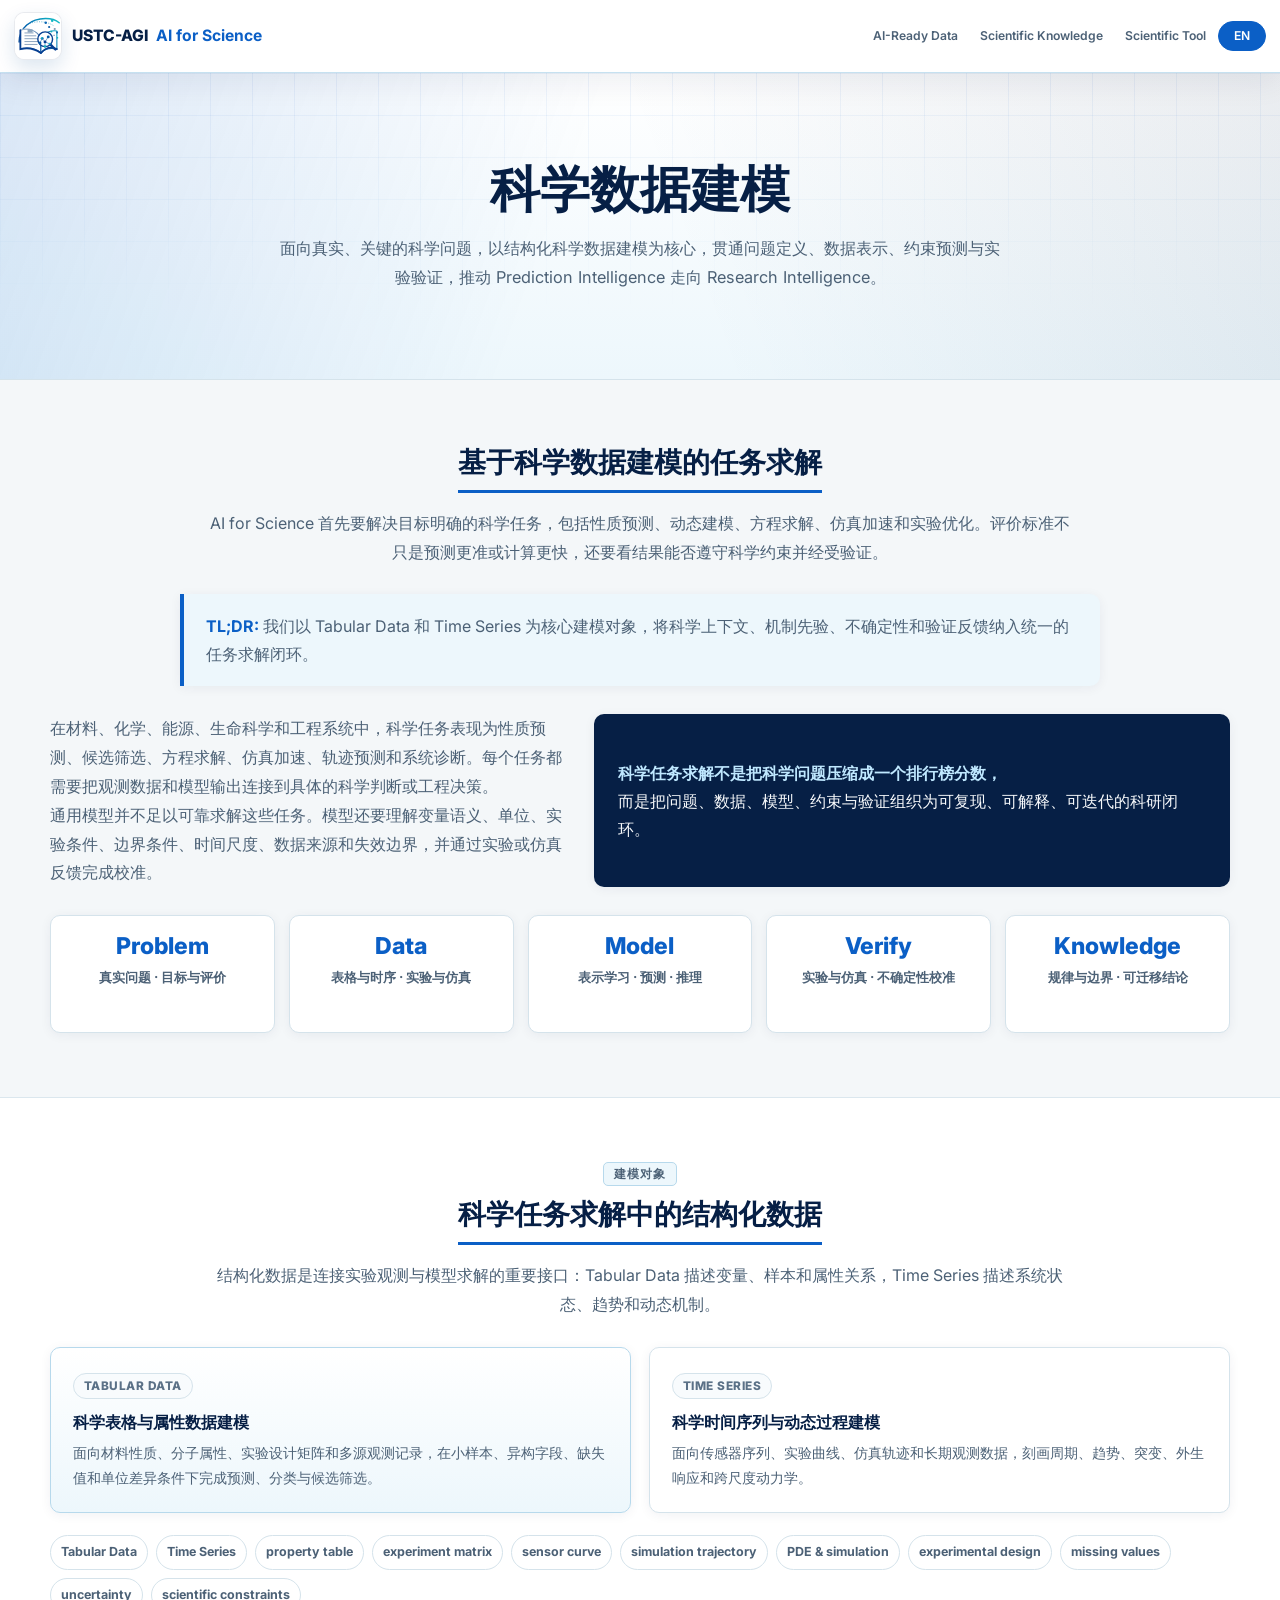
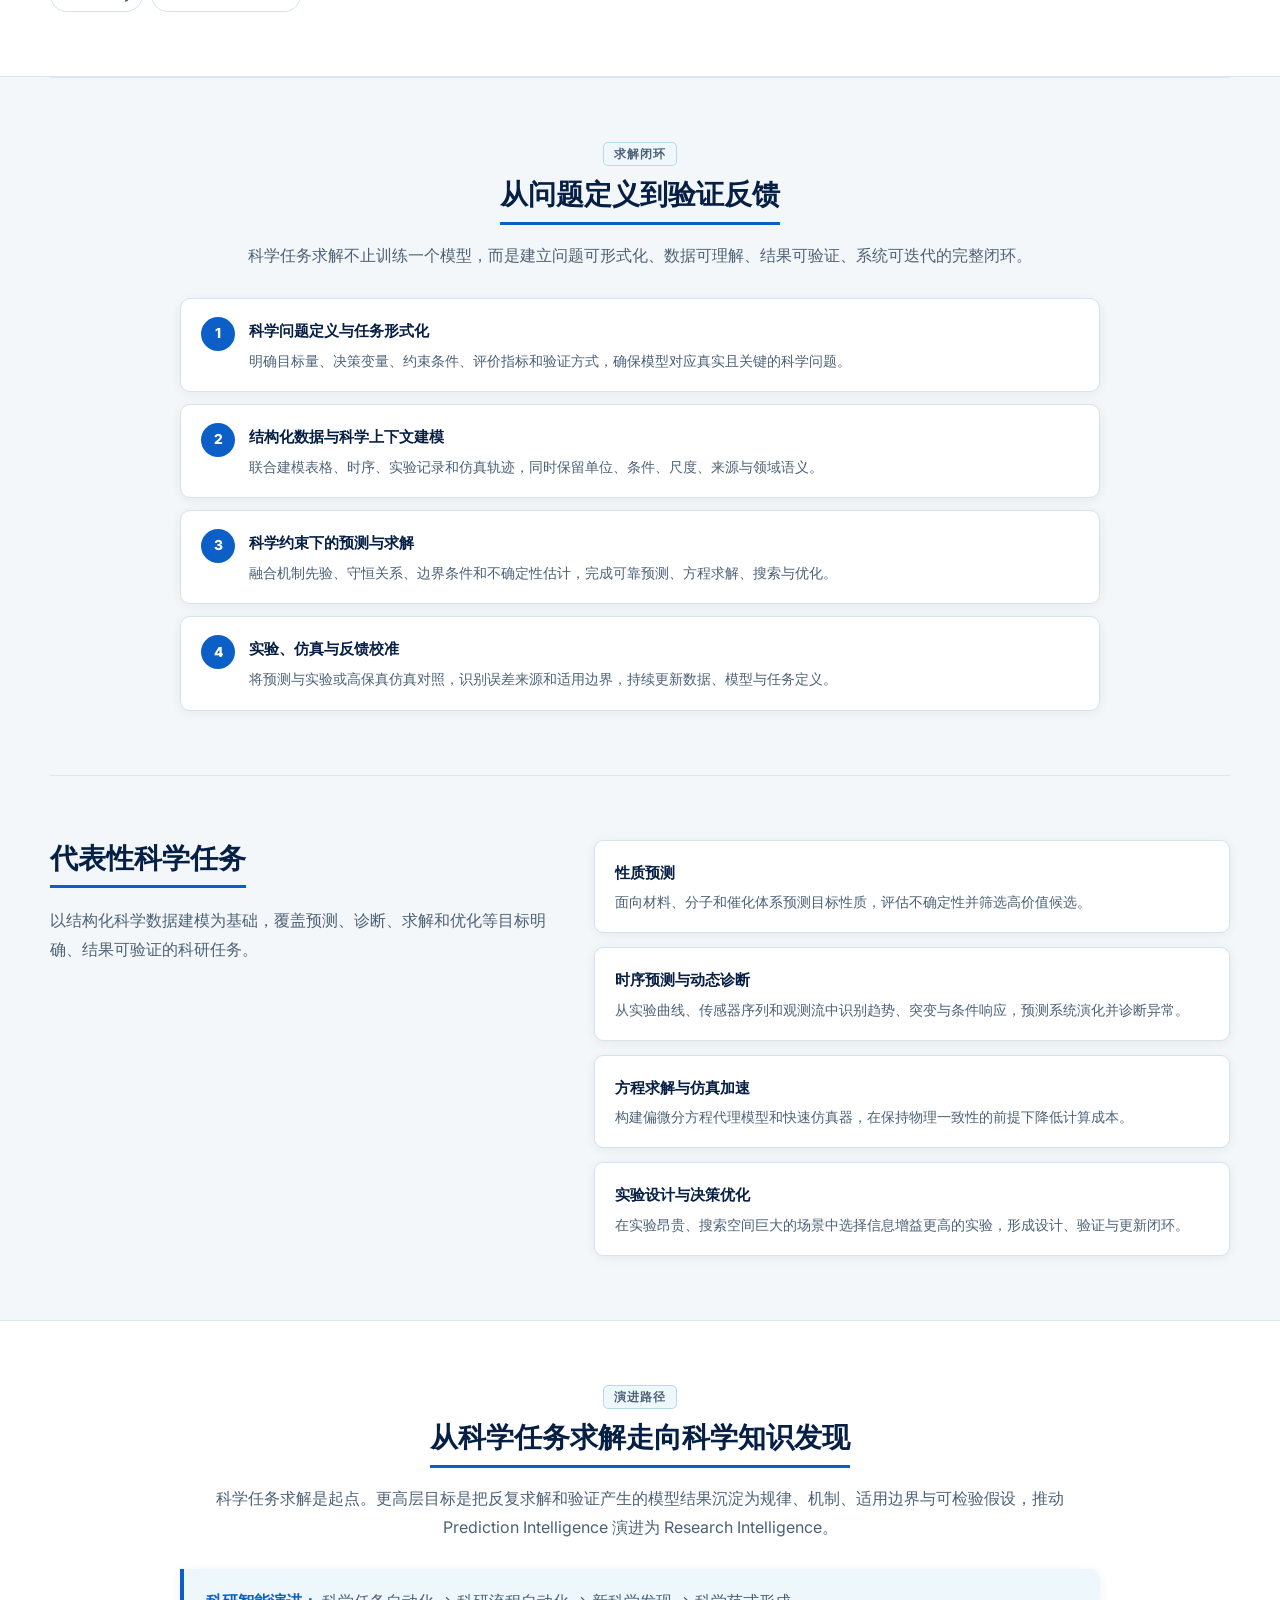
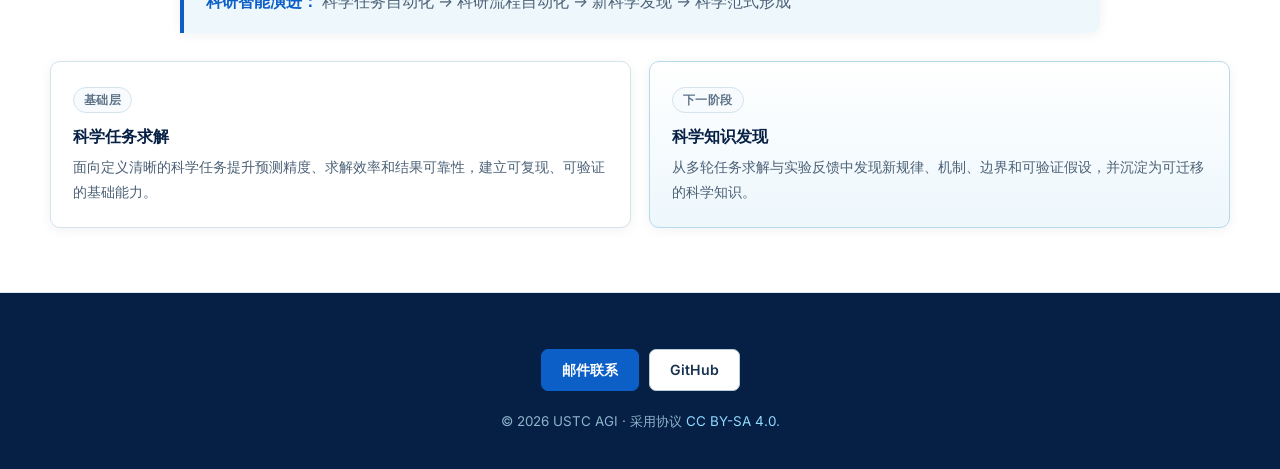
<file: data_modeling/index.html>
<!DOCTYPE html>
<html lang="zh-CN" data-language="zh">
  <head>
    <meta charset="utf-8" />
    <meta name="viewport" content="width=device-width, initial-scale=1" />
    <title>科学数据建模</title>
    <meta
      name="description"
      content="中国科大 AGI 团队面向 AI for Science 的科学数据建模研究，以结构化科学数据为核心，贯通问题定义、约束预测、仿真与实验验证。"
    />
    <meta name="theme-color" content="#ffffff" />
    <meta property="og:title" content="科学数据建模" />
    <meta
      property="og:description"
      content="中国科大 AGI 团队面向 AI for Science 的科学数据建模研究，以结构化科学数据为核心，贯通问题定义、约束预测、仿真与实验验证。"
    />
    <meta property="og:type" content="website" />
    <meta property="og:url" content="https://ustcagi-sci.github.io/data_modeling/" />
    <meta property="og:image" content="https://ustcagi-sci.github.io/literature-mining-logo.svg" />
    <meta name="twitter:card" content="summary" />
    <meta name="twitter:title" content="科学数据建模" />
    <meta
      name="twitter:description"
      content="中国科大 AGI 团队面向 AI for Science 的科学数据建模研究，以结构化科学数据为核心，贯通问题定义、约束预测、仿真与实验验证。"
    />
    <meta name="twitter:image" content="https://ustcagi-sci.github.io/literature-mining-logo.svg" />
    <link rel="canonical" href="https://ustcagi-sci.github.io/data_modeling/" />
    <link rel="icon" href="../literature-mining-logo.svg" type="image/svg+xml" />
    <link rel="preconnect" href="https://fonts.googleapis.com" />
    <link rel="preconnect" href="https://fonts.gstatic.com" crossorigin />
    <link
      href="https://fonts.googleapis.com/css2?family=Inter:wght@400;500;600;700&family=Space+Grotesk:wght@500;600&display=swap"
      rel="stylesheet"
    />
    <link rel="stylesheet" href="../ref.css" />
  </head>
  <body>
    <nav class="nav">
      <div class="nav-inner">
        <a class="logo" href="../index.html" aria-label="USTC-AGI AI for Science">
          <span class="logo-mark" aria-hidden="true">
            <img src="../literature-mining-logo.svg" alt="" />
          </span>
          <span class="logo-copy">
            <span class="logo-title" data-i18n="brand.title">USTC-AGI</span>
            <span class="logo-subtitle" data-i18n="brand.subtitle">AI for Science</span>
          </span>
        </a>
        <div class="nav-links">
          <a href="../ai_ready_data/" data-i18n="nav.aiReadyData">AI-Ready Data</a>
          <a href="../knowledge_memory/" data-i18n="nav.knowledge">Scientific Knowledge</a>
          <a href="../scistar/" data-i18n="nav.scientificTool">Scientific Tool</a>
          <span class="nav-break" aria-hidden="true"></span>
          <button
            class="language-toggle"
            id="language-toggle"
            type="button"
            aria-label="Switch to English"
            aria-pressed="true"
          >
            EN
          </button>
        </div>
      </div>
    </nav>

    <header id="top" class="hero">
      <div class="hero-content">
        <h1 data-i18n="hero.title">科学数据建模</h1>
        <p class="hero-subtitle" data-i18n="hero.subtitle">
          面向真实、关键的科学问题，以结构化科学数据建模为核心，贯通问题定义、数据表示、约束预测与实验验证，推动 Prediction Intelligence 走向 Research Intelligence。
        </p>
      </div>
    </header>

    <main>
      <section id="intro" class="section">
        <div class="section-header">
          <h2 data-i18n="intro.title">基于科学数据建模的任务求解</h2>
          <p data-i18n="intro.description">
            AI for Science 首先要解决目标明确的科学任务，包括性质预测、动态建模、方程求解、仿真加速和实验优化。评价标准不只是预测更准或计算更快，还要看结果能否遵守科学约束并经受验证。
          </p>
        </div>

        <div class="tldr">
          <strong data-i18n="intro.tldr.label">TL;DR:</strong>
          <span data-i18n="intro.tldr.text">
            我们以 Tabular Data 和 Time Series 为核心建模对象，将科学上下文、机制先验、不确定性和验证反馈纳入统一的任务求解闭环。
          </span>
        </div>

        <div class="direction-stack">
          <div>
            <p data-i18n="intro.paragraph1">
              在材料、化学、能源、生命科学和工程系统中，科学任务表现为性质预测、候选筛选、方程求解、仿真加速、轨迹预测和系统诊断。每个任务都需要把观测数据和模型输出连接到具体的科学判断或工程决策。
            </p>
            <p data-i18n="intro.paragraph2">
              通用模型并不足以可靠求解这些任务。模型还要理解变量语义、单位、实验条件、边界条件、时间尺度、数据来源和失效边界，并通过实验或仿真反馈完成校准。
            </p>
          </div>
          <div class="quote-block">
            <strong data-i18n="intro.quote.lead">科学任务求解不是把科学问题压缩成一个排行榜分数，</strong>
            <span data-i18n="intro.quote.text">而是把问题、数据、模型、约束与验证组织为可复现、可解释、可迭代的科研闭环。</span>
          </div>
        </div>

        <div class="stack-stats">
          <div class="stat-box">
            <div class="stat-num">Problem</div>
            <div class="stat-label" data-i18n="stats.problem">真实问题 · 目标与评价</div>
          </div>
          <div class="stat-box">
            <div class="stat-num">Data</div>
            <div class="stat-label" data-i18n="stats.data">表格与时序 · 实验与仿真</div>
          </div>
          <div class="stat-box">
            <div class="stat-num">Model</div>
            <div class="stat-label" data-i18n="stats.model">表示学习 · 预测 · 推理</div>
          </div>
          <div class="stat-box">
            <div class="stat-num">Verify</div>
            <div class="stat-label" data-i18n="stats.verify">实验与仿真 · 不确定性校准</div>
          </div>
          <div class="stat-box">
            <div class="stat-num">Knowledge</div>
            <div class="stat-label" data-i18n="stats.knowledge">规律与边界 · 可迁移结论</div>
          </div>
        </div>
      </section>

      <section id="scope" class="section highlights">
        <div class="section-header">
          <p class="eyebrow" data-i18n="scope.eyebrow">Modeling Objects</p>
          <h2 data-i18n="scope.title">科学任务求解中的结构化数据</h2>
          <p data-i18n="scope.description">
            结构化数据是连接实验观测与模型求解的重要接口：Tabular Data 描述变量、样本和属性关系，Time Series 描述系统状态、趋势和动态机制。
          </p>
        </div>

        <div class="system-grid">
          <article class="system-panel highlight">
            <span class="label">Tabular Data</span>
            <h3 data-i18n="scope.table.title">科学表格与属性数据建模</h3>
            <p data-i18n="scope.table.description">
              面向材料性质、分子属性、实验设计矩阵和多源观测记录，在小样本、异构字段、缺失值和单位差异条件下完成预测、分类与候选筛选。
            </p>
          </article>
          <article class="system-panel">
            <span class="label">Time Series</span>
            <h3 data-i18n="scope.series.title">科学时间序列与动态过程建模</h3>
            <p data-i18n="scope.series.description">
              面向传感器序列、实验曲线、仿真轨迹和长期观测数据，刻画周期、趋势、突变、外生响应和跨尺度动力学。
            </p>
          </article>
        </div>

        <div class="tag-cloud" aria-label="Structured scientific data examples">
          <span>Tabular Data</span>
          <span>Time Series</span>
          <span>property table</span>
          <span>experiment matrix</span>
          <span>sensor curve</span>
          <span>simulation trajectory</span>
          <span>PDE &amp; simulation</span>
          <span>experimental design</span>
          <span>missing values</span>
          <span>uncertainty</span>
          <span>scientific constraints</span>
        </div>
      </section>

      <section id="capabilities" class="section">
        <div class="section-header">
          <p class="eyebrow" data-i18n="capabilities.eyebrow">Solution Loop</p>
          <h2 data-i18n="capabilities.title">从问题定义到验证反馈</h2>
          <p data-i18n="capabilities.description">
            科学任务求解不止训练一个模型，而是建立问题可形式化、数据可理解、结果可验证、系统可迭代的完整闭环。
          </p>
        </div>

        <ul class="pillar-list">
          <li>
            <div class="pillar-num">1</div>
            <div class="pillar-text">
              <strong data-i18n="capability.problem.title">科学问题定义与任务形式化</strong>
              <span data-i18n="capability.problem.description">
                明确目标量、决策变量、约束条件、评价指标和验证方式，确保模型对应真实且关键的科学问题。
              </span>
            </div>
          </li>
          <li>
            <div class="pillar-num">2</div>
            <div class="pillar-text">
              <strong data-i18n="capability.data.title">结构化数据与科学上下文建模</strong>
              <span data-i18n="capability.data.description">
                联合建模表格、时序、实验记录和仿真轨迹，同时保留单位、条件、尺度、来源与领域语义。
              </span>
            </div>
          </li>
          <li>
            <div class="pillar-num">3</div>
            <div class="pillar-text">
              <strong data-i18n="capability.solve.title">科学约束下的预测与求解</strong>
              <span data-i18n="capability.solve.description">
                融合机制先验、守恒关系、边界条件和不确定性估计，完成可靠预测、方程求解、搜索与优化。
              </span>
            </div>
          </li>
          <li>
            <div class="pillar-num">4</div>
            <div class="pillar-text">
              <strong data-i18n="capability.verify.title">实验、仿真与反馈校准</strong>
              <span data-i18n="capability.verify.description">
                将预测与实验或高保真仿真对照，识别误差来源和适用边界，持续更新数据、模型与任务定义。
              </span>
            </div>
          </li>
        </ul>
      </section>

      <section id="applications" class="section direction-stack">
        <div class="vision-content">
          <h2 data-i18n="applications.title">代表性科学任务</h2>
          <p data-i18n="applications.description">
            以结构化科学数据建模为基础，覆盖预测、诊断、求解和优化等目标明确、结果可验证的科研任务。
          </p>
        </div>
        <div class="vision-points">
          <div>
            <h3 data-i18n="applications.property.title">性质预测</h3>
            <p data-i18n="applications.property.description">
              面向材料、分子和催化体系预测目标性质，评估不确定性并筛选高价值候选。
            </p>
          </div>
          <div>
            <h3 data-i18n="applications.forecast.title">时序预测与动态诊断</h3>
            <p data-i18n="applications.forecast.description">
              从实验曲线、传感器序列和观测流中识别趋势、突变与条件响应，预测系统演化并诊断异常。
            </p>
          </div>
          <div>
            <h3 data-i18n="applications.simulation.title">方程求解与仿真加速</h3>
            <p data-i18n="applications.simulation.description">
              构建偏微分方程代理模型和快速仿真器，在保持物理一致性的前提下降低计算成本。
            </p>
          </div>
          <div>
            <h3 data-i18n="applications.design.title">实验设计与决策优化</h3>
            <p data-i18n="applications.design.description">
              在实验昂贵、搜索空间巨大的场景中选择信息增益更高的实验，形成设计、验证与更新闭环。
            </p>
          </div>
        </div>
      </section>

      <section id="relationship" class="section highlights">
        <div class="section-header">
          <p class="eyebrow" data-i18n="relationship.eyebrow">Evolution Path</p>
          <h2 data-i18n="relationship.title">从科学任务求解走向科学知识发现</h2>
          <p data-i18n="relationship.description">
            科学任务求解是起点。更高层目标是把反复求解和验证产生的模型结果沉淀为规律、机制、适用边界与可检验假设，推动 Prediction Intelligence 演进为 Research Intelligence。
          </p>
        </div>

        <div class="tldr">
          <strong data-i18n="relationship.path.label">科研智能演进：</strong>
          <span data-i18n="relationship.path.text">科学任务自动化 → 科研流程自动化 → 新科学发现 → 科学范式形成</span>
        </div>

        <div class="system-grid">
          <article class="system-panel">
            <span class="label" data-i18n="relationship.task.label">Foundation</span>
            <h3 data-i18n="relationship.task.title">科学任务求解</h3>
            <p data-i18n="relationship.task.description">
              面向定义清晰的科学任务提升预测精度、求解效率和结果可靠性，建立可复现、可验证的基础能力。
            </p>
          </article>
          <article class="system-panel highlight">
            <span class="label" data-i18n="relationship.discovery.label">Next Stage</span>
            <h3 data-i18n="relationship.discovery.title">科学知识发现</h3>
            <p data-i18n="relationship.discovery.description">
              从多轮任务求解与实验反馈中发现新规律、机制、边界和可验证假设，并沉淀为可迁移的科学知识。
            </p>
          </article>
        </div>
      </section>
    </main>

    <footer id="contact" class="footer">
      <div class="footer-actions">
        <a class="btn primary" href="mailto:mycheng@ustc.edu.cn" data-i18n="footer.email">邮件联系</a>
        <a class="btn ghost" href="https://github.com/ustc-ai4science" target="_blank" rel="noopener noreferrer">GitHub</a>
      </div>
      <p class="footer-note">
        © <span id="year"></span> <span data-i18n="footer.note">USTC AGI · 采用协议</span>
        <a href="https://creativecommons.org/licenses/by-sa/4.0/" target="_blank" rel="license noopener noreferrer">CC BY-SA 4.0</a>.
      </p>
    </footer>

    <script>
      const translations = {
        en: {
          "meta.title": "Scientific Data Modeling",
          "meta.description":
            "USTC AGI research on scientific data modeling for AI for Science, combining structured data, scientific constraints, predictive reasoning, simulation, and experimental validation.",
          "brand.title": "USTC-AGI",
          "brand.subtitle": "AI for Science",
          "nav.knowledge": "Scientific Knowledge",
          "nav.aiReadyData": "AI-Ready Data",
          "nav.scientificTool": "Scientific Tool",
          "nav.data": "Scientific Data Modeling",
          "nav.inference": "Scientific Inference Agent",
          "nav.aiScientist": "AI Scientist",
          "nav.aiScience": "Science of AI",
          "nav.projects": "Open Source",
          "nav.papers": "Publications",
          "hero.title": "Scientific Data Modeling",
          "hero.subtitle":
            "We address real, consequential scientific problems by connecting problem formulation, structured data modeling, constrained prediction, and experimental validation, advancing from Prediction Intelligence toward Research Intelligence.",
          "intro.title": "Task Solving through Scientific Data Modeling",
          "intro.description":
            "AI for Science begins with well-defined tasks such as property prediction, dynamic modeling, equation solving, simulation acceleration, and experiment optimization. Success requires more than higher accuracy or faster computation; results must respect scientific constraints and withstand validation.",
          "intro.tldr.label": "TL;DR:",
          "intro.tldr.text":
            "We use Tabular Data and Time Series as core modeling objects, integrating scientific context, mechanistic priors, uncertainty, and validation feedback into a unified solution loop.",
          "intro.paragraph1":
            "Across materials, chemistry, energy, life science, and engineering, scientific tasks include property prediction, candidate screening, equation solving, simulation acceleration, trajectory forecasting, and system diagnosis. Each task connects observations and model outputs to a concrete scientific judgment or engineering decision.",
          "intro.paragraph2":
            "Generic models alone are insufficient. Reliable task solving must understand variable semantics, units, experimental conditions, boundary conditions, time scales, data provenance, and failure boundaries, while using experiments or simulations to close the loop.",
          "intro.quote.lead": "Scientific task solving is not about reducing a scientific problem to a leaderboard score.",
          "intro.quote.text":
            "It organizes problem, data, model, constraints, and validation into a reproducible, interpretable, and iterative research loop.",
          "stats.problem": "Real problem · objective and evaluation",
          "stats.data": "Tables and series · experiments and simulation",
          "stats.model": "Representation learning · prediction · reasoning",
          "stats.verify": "Experiments and simulation · uncertainty calibration",
          "stats.knowledge": "Regularities and boundaries · transferable conclusions",
          "scope.eyebrow": "Modeling Objects",
          "scope.title": "Structured Data for Scientific Task Solving",
          "scope.description":
            "Structured data is a primary interface between experimental observations and model-based solutions. Tabular Data represents relations among variables, samples, and properties, while Time Series represents system states, trends, and dynamic mechanisms.",
          "scope.table.title": "Scientific Tables and Property Data Modeling",
          "scope.table.description":
            "Model material properties, molecular attributes, experimental design matrices, and multi-source observations for prediction, classification, and candidate screening under small samples, heterogeneous fields, missing values, and unit differences.",
          "scope.series.title": "Scientific Time Series and Dynamic Process Modeling",
          "scope.series.description":
            "Model sensor sequences, experimental curves, simulation trajectories, and long-term observations to capture cycles, trends, change points, exogenous responses, and cross-scale dynamics.",
          "capabilities.eyebrow": "Solution Loop",
          "capabilities.title": "From Problem Formulation to Validation Feedback",
          "capabilities.description":
            "Scientific task solving is more than training a model. It establishes a complete loop in which problems can be formalized, data understood, results validated, and systems iteratively improved.",
          "capability.problem.title": "Scientific Problem Definition and Task Formalization",
          "capability.problem.description":
            "Specify target quantities, decision variables, constraints, evaluation criteria, and validation methods so the model addresses a real and consequential scientific problem.",
          "capability.data.title": "Structured Data and Scientific Context Modeling",
          "capability.data.description":
            "Jointly model tables, time series, experimental records, and simulation trajectories while preserving units, conditions, scales, provenance, and domain semantics.",
          "capability.solve.title": "Prediction and Solving under Scientific Constraints",
          "capability.solve.description":
            "Integrate mechanistic priors, conservation laws, boundary conditions, and uncertainty estimates for reliable prediction, equation solving, search, and optimization.",
          "capability.verify.title": "Experimental, Simulation, and Feedback Calibration",
          "capability.verify.description":
            "Compare predictions with experiments or high-fidelity simulations, identify error sources and validity boundaries, and continually update data, models, and task definitions.",
          "applications.title": "Representative Scientific Tasks",
          "applications.description":
            "With structured scientific data modeling as the foundation, we address well-defined and verifiable research tasks across prediction, diagnosis, solving, and optimization.",
          "applications.property.title": "Property Prediction",
          "applications.property.description":
            "Predict target properties for materials, molecules, and catalytic systems, estimate uncertainty, and prioritize high-value candidates.",
          "applications.forecast.title": "Time-Series Forecasting and Dynamic Diagnosis",
          "applications.forecast.description":
            "Identify trends, change points, and conditional responses in experimental curves, sensor sequences, and observation streams to predict system evolution and diagnose anomalies.",
          "applications.simulation.title": "Equation Solving and Simulation Acceleration",
          "applications.simulation.description":
            "Build surrogate models for partial differential equations and fast simulators that reduce computational cost while preserving physical consistency.",
          "applications.design.title": "Experimental Design and Decision Optimization",
          "applications.design.description":
            "Select high-information experiments in expensive, large search spaces to create a loop of design, validation, and model updating.",
          "relationship.eyebrow": "Evolution Path",
          "relationship.title": "From Scientific Task Solving to Scientific Knowledge Discovery",
          "relationship.description":
            "Scientific task solving is the starting point. The higher goal is to turn repeated solving and validation into regularities, mechanisms, validity boundaries, and testable hypotheses, advancing Prediction Intelligence toward Research Intelligence.",
          "relationship.path.label": "Research intelligence evolution:",
          "relationship.path.text":
            "Scientific task automation → research workflow automation → new scientific discovery → scientific paradigm formation",
          "relationship.task.label": "Foundation",
          "relationship.task.title": "Scientific Task Solving",
          "relationship.task.description":
            "Improve prediction accuracy, solving efficiency, and result reliability on clearly defined scientific tasks while establishing reproducible and verifiable core capabilities.",
          "relationship.discovery.label": "Next Stage",
          "relationship.discovery.title": "Scientific Knowledge Discovery",
          "relationship.discovery.description":
            "Discover new regularities, mechanisms, boundaries, and testable hypotheses through repeated task solving and experimental feedback, then consolidate them as transferable scientific knowledge.",
          "footer.email": "Email Us",
          "footer.note": "USTC AGI · Licensed under"
        },
        zh: {
          "meta.title": "科学数据建模",
          "meta.description":
            "中国科大 AGI 团队面向 AI for Science 的科学数据建模研究，以结构化科学数据为核心，贯通问题定义、约束预测、仿真与实验验证。",
          "brand.title": "USTC-AGI",
          "brand.subtitle": "AI for Science",
          "nav.knowledge": "Scientific Knowledge",
          "nav.aiReadyData": "AI-Ready Data",
          "nav.scientificTool": "Scientific Tool",
          "nav.data": "科学数据建模",
          "nav.inference": "科学推演智能体",
          "nav.aiScientist": "AI Scientist",
          "nav.aiScience": "Science of AI",
          "nav.projects": "开源项目",
          "nav.papers": "论文列表",
          "hero.title": "科学数据建模",
          "hero.subtitle":
            "面向真实、关键的科学问题，以结构化科学数据建模为核心，贯通问题定义、数据表示、约束预测与实验验证，推动 Prediction Intelligence 走向 Research Intelligence。",
          "intro.title": "基于科学数据建模的任务求解",
          "intro.description":
            "AI for Science 首先要解决目标明确的科学任务，包括性质预测、动态建模、方程求解、仿真加速和实验优化。评价标准不只是预测更准或计算更快，还要看结果能否遵守科学约束并经受验证。",
          "intro.tldr.label": "TL;DR:",
          "intro.tldr.text":
            "我们以 Tabular Data 和 Time Series 为核心建模对象，将科学上下文、机制先验、不确定性和验证反馈纳入统一的任务求解闭环。",
          "intro.paragraph1":
            "在材料、化学、能源、生命科学和工程系统中，科学任务表现为性质预测、候选筛选、方程求解、仿真加速、轨迹预测和系统诊断。每个任务都需要把观测数据和模型输出连接到具体的科学判断或工程决策。",
          "intro.paragraph2":
            "通用模型并不足以可靠求解这些任务。模型还要理解变量语义、单位、实验条件、边界条件、时间尺度、数据来源和失效边界，并通过实验或仿真反馈完成校准。",
          "intro.quote.lead": "科学任务求解不是把科学问题压缩成一个排行榜分数，",
          "intro.quote.text": "而是把问题、数据、模型、约束与验证组织为可复现、可解释、可迭代的科研闭环。",
          "stats.problem": "真实问题 · 目标与评价",
          "stats.data": "表格与时序 · 实验与仿真",
          "stats.model": "表示学习 · 预测 · 推理",
          "stats.verify": "实验与仿真 · 不确定性校准",
          "stats.knowledge": "规律与边界 · 可迁移结论",
          "scope.eyebrow": "建模对象",
          "scope.title": "科学任务求解中的结构化数据",
          "scope.description":
            "结构化数据是连接实验观测与模型求解的重要接口：Tabular Data 描述变量、样本和属性关系，Time Series 描述系统状态、趋势和动态机制。",
          "scope.table.title": "科学表格与属性数据建模",
          "scope.table.description":
            "面向材料性质、分子属性、实验设计矩阵和多源观测记录，在小样本、异构字段、缺失值和单位差异条件下完成预测、分类与候选筛选。",
          "scope.series.title": "科学时间序列与动态过程建模",
          "scope.series.description":
            "面向传感器序列、实验曲线、仿真轨迹和长期观测数据，刻画周期、趋势、突变、外生响应和跨尺度动力学。",
          "capabilities.eyebrow": "求解闭环",
          "capabilities.title": "从问题定义到验证反馈",
          "capabilities.description":
            "科学任务求解不止训练一个模型，而是建立问题可形式化、数据可理解、结果可验证、系统可迭代的完整闭环。",
          "capability.problem.title": "科学问题定义与任务形式化",
          "capability.problem.description":
            "明确目标量、决策变量、约束条件、评价指标和验证方式，确保模型对应真实且关键的科学问题。",
          "capability.data.title": "结构化数据与科学上下文建模",
          "capability.data.description":
            "联合建模表格、时序、实验记录和仿真轨迹，同时保留单位、条件、尺度、来源与领域语义。",
          "capability.solve.title": "科学约束下的预测与求解",
          "capability.solve.description":
            "融合机制先验、守恒关系、边界条件和不确定性估计，完成可靠预测、方程求解、搜索与优化。",
          "capability.verify.title": "实验、仿真与反馈校准",
          "capability.verify.description":
            "将预测与实验或高保真仿真对照，识别误差来源和适用边界，持续更新数据、模型与任务定义。",
          "applications.title": "代表性科学任务",
          "applications.description":
            "以结构化科学数据建模为基础，覆盖预测、诊断、求解和优化等目标明确、结果可验证的科研任务。",
          "applications.property.title": "性质预测",
          "applications.property.description":
            "面向材料、分子和催化体系预测目标性质，评估不确定性并筛选高价值候选。",
          "applications.forecast.title": "时序预测与动态诊断",
          "applications.forecast.description":
            "从实验曲线、传感器序列和观测流中识别趋势、突变与条件响应，预测系统演化并诊断异常。",
          "applications.simulation.title": "方程求解与仿真加速",
          "applications.simulation.description":
            "构建偏微分方程代理模型和快速仿真器，在保持物理一致性的前提下降低计算成本。",
          "applications.design.title": "实验设计与决策优化",
          "applications.design.description":
            "在实验昂贵、搜索空间巨大的场景中选择信息增益更高的实验，形成设计、验证与更新闭环。",
          "relationship.eyebrow": "演进路径",
          "relationship.title": "从科学任务求解走向科学知识发现",
          "relationship.description":
            "科学任务求解是起点。更高层目标是把反复求解和验证产生的模型结果沉淀为规律、机制、适用边界与可检验假设，推动 Prediction Intelligence 演进为 Research Intelligence。",
          "relationship.path.label": "科研智能演进：",
          "relationship.path.text": "科学任务自动化 → 科研流程自动化 → 新科学发现 → 科学范式形成",
          "relationship.task.label": "基础层",
          "relationship.task.title": "科学任务求解",
          "relationship.task.description":
            "面向定义清晰的科学任务提升预测精度、求解效率和结果可靠性，建立可复现、可验证的基础能力。",
          "relationship.discovery.label": "下一阶段",
          "relationship.discovery.title": "科学知识发现",
          "relationship.discovery.description":
            "从多轮任务求解与实验反馈中发现新规律、机制、边界和可验证假设，并沉淀为可迁移的科学知识。",
          "footer.email": "邮件联系",
          "footer.note": "USTC AGI · 采用协议"
        }
      };

      const getStoredLanguage = () => {
        try {
          return localStorage.getItem("preferredLanguage");
        } catch {
          return null;
        }
      };

      const storeLanguage = (language) => {
        try {
          localStorage.setItem("preferredLanguage", language);
        } catch {
          // Ignore storage restrictions in private or file-based browsing modes.
        }
      };

      const getInitialLanguage = () => {
        const params = new URLSearchParams(window.location.search);
        const requestedLanguage = params.get("lang");

        if (translations[requestedLanguage]) {
          return requestedLanguage;
        }

        const storedLanguage = getStoredLanguage();
        return translations[storedLanguage] ? storedLanguage : "zh";
      };

      const setLanguage = (language, persist = false) => {
        const copy = translations[language] || translations.en;
        const toggle = document.getElementById("language-toggle");
        const description = document.querySelector('meta[name="description"]');

        document.documentElement.lang = language === "zh" ? "zh-CN" : "en";
        document.documentElement.dataset.language = language;
        document.title = copy["meta.title"];

        if (description) {
          description.setAttribute("content", copy["meta.description"]);
        }

        document.querySelectorAll("[data-i18n]").forEach((element) => {
          const key = element.dataset.i18n;
          if (copy[key]) {
            element.textContent = copy[key];
          }
        });

        if (toggle) {
          const isChinese = language === "zh";
          toggle.textContent = isChinese ? "EN" : "中文";
          toggle.setAttribute("aria-pressed", String(isChinese));
          toggle.setAttribute("aria-label", isChinese ? "Switch to English" : "切换到中文版");
        }

        if (persist) {
          storeLanguage(language);
        }
      };

      document.getElementById("year").textContent = new Date().getFullYear();
      setLanguage(getInitialLanguage());

      document.getElementById("language-toggle").addEventListener("click", () => {
        const currentLanguage = document.documentElement.dataset.language;
        setLanguage(currentLanguage === "zh" ? "en" : "zh", true);
      });
    </script>
  </body>
</html>
</file>
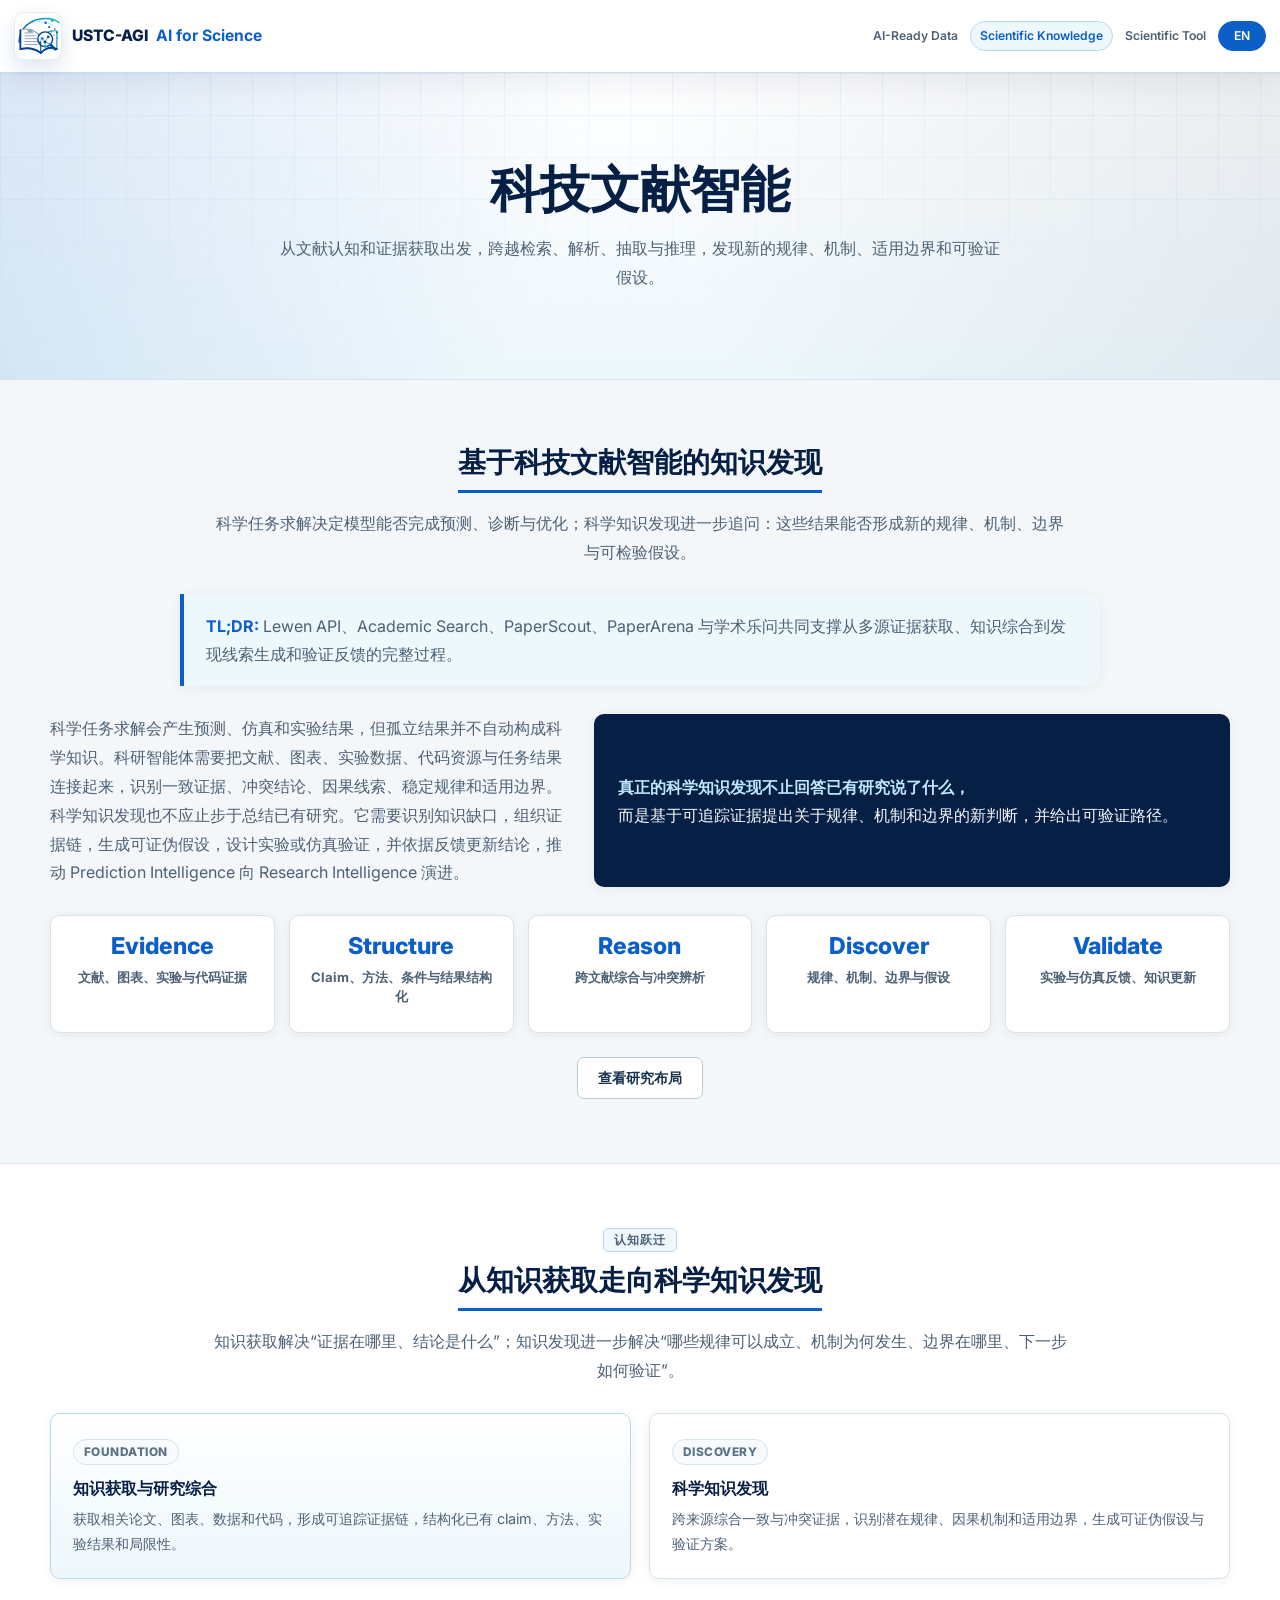
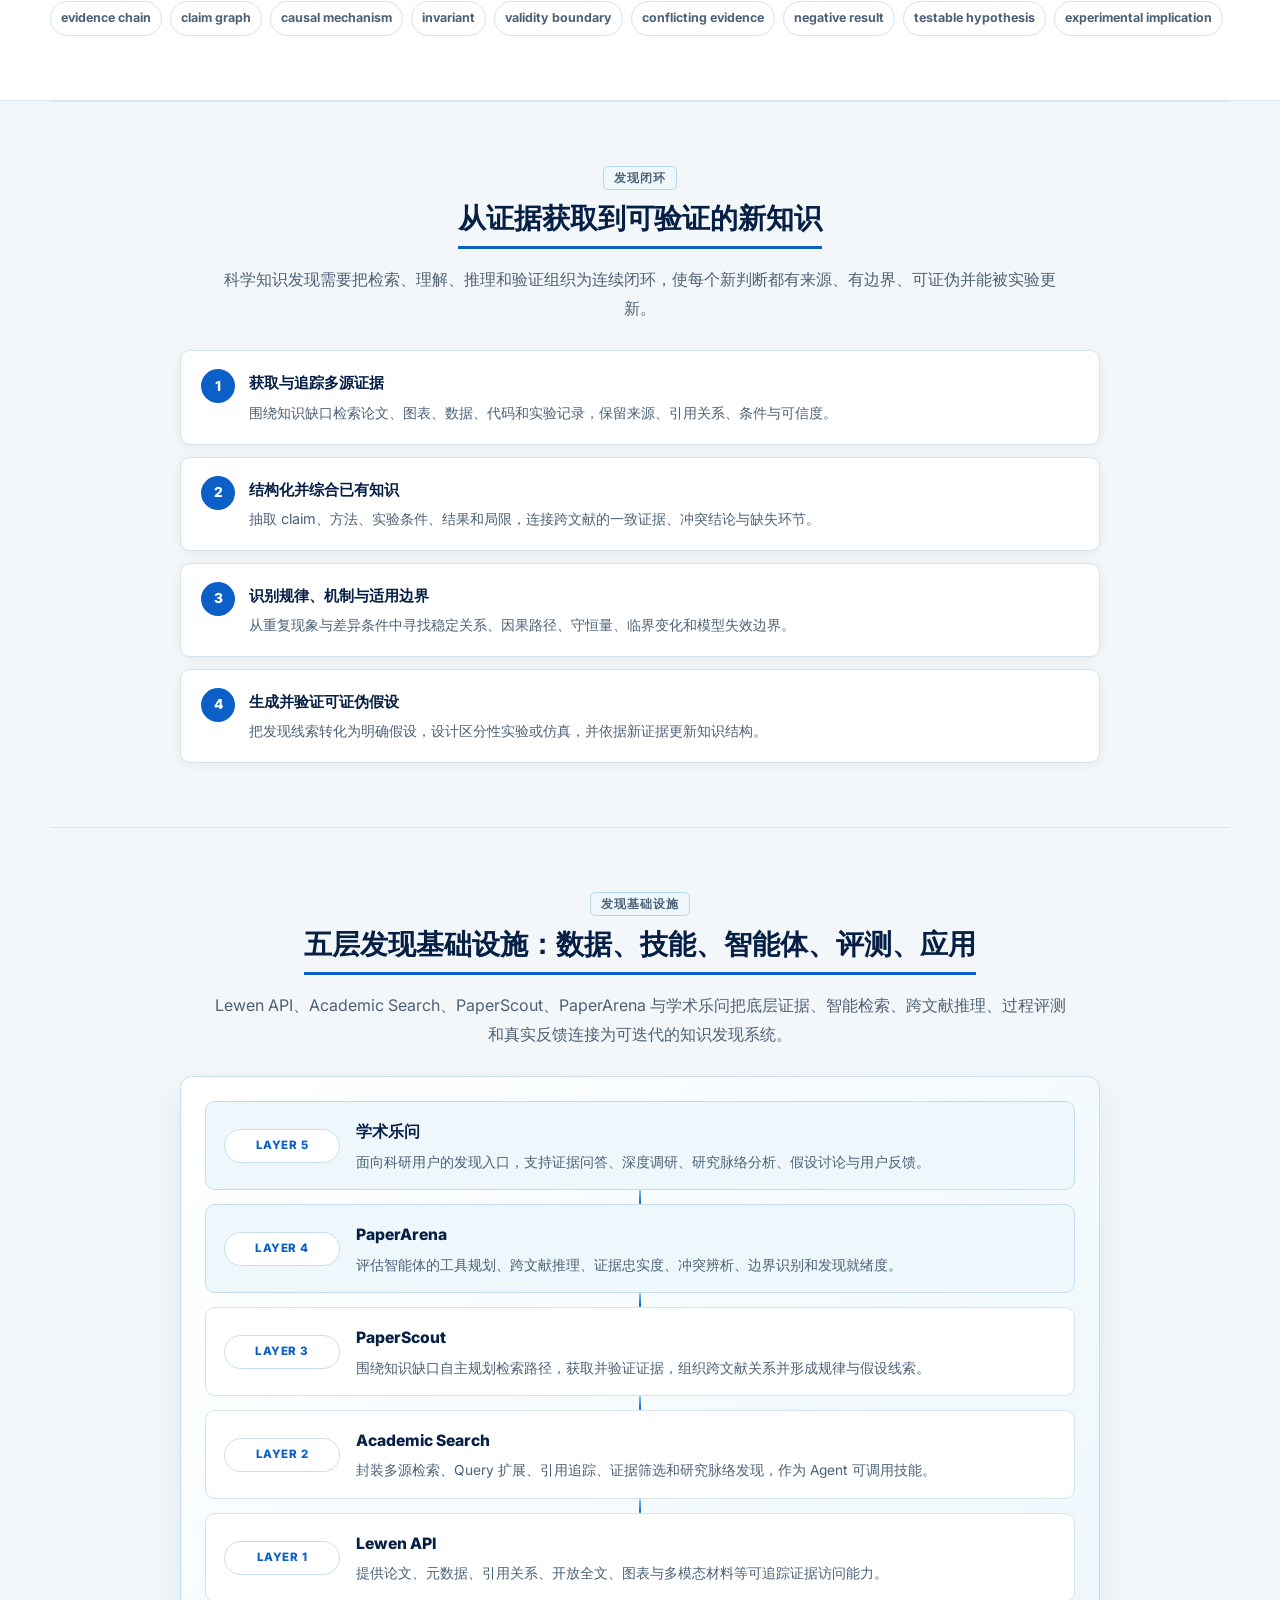
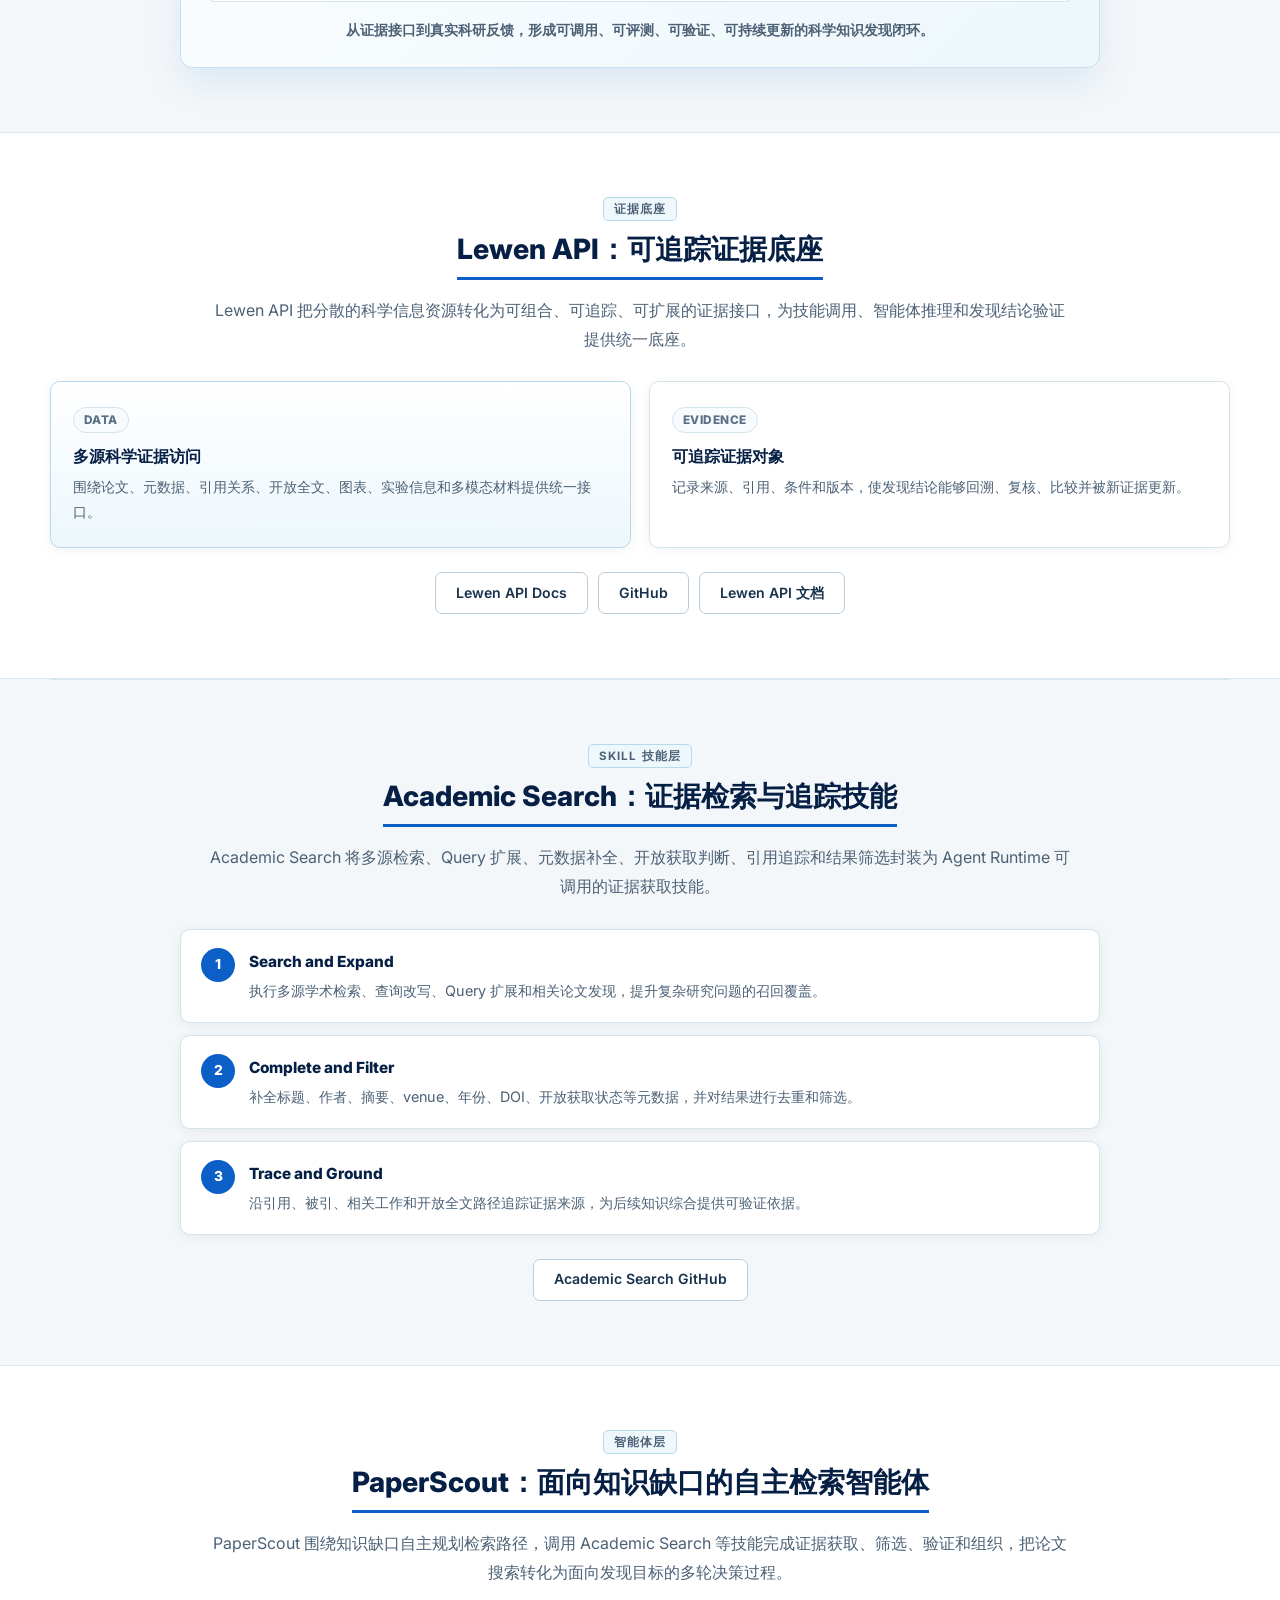
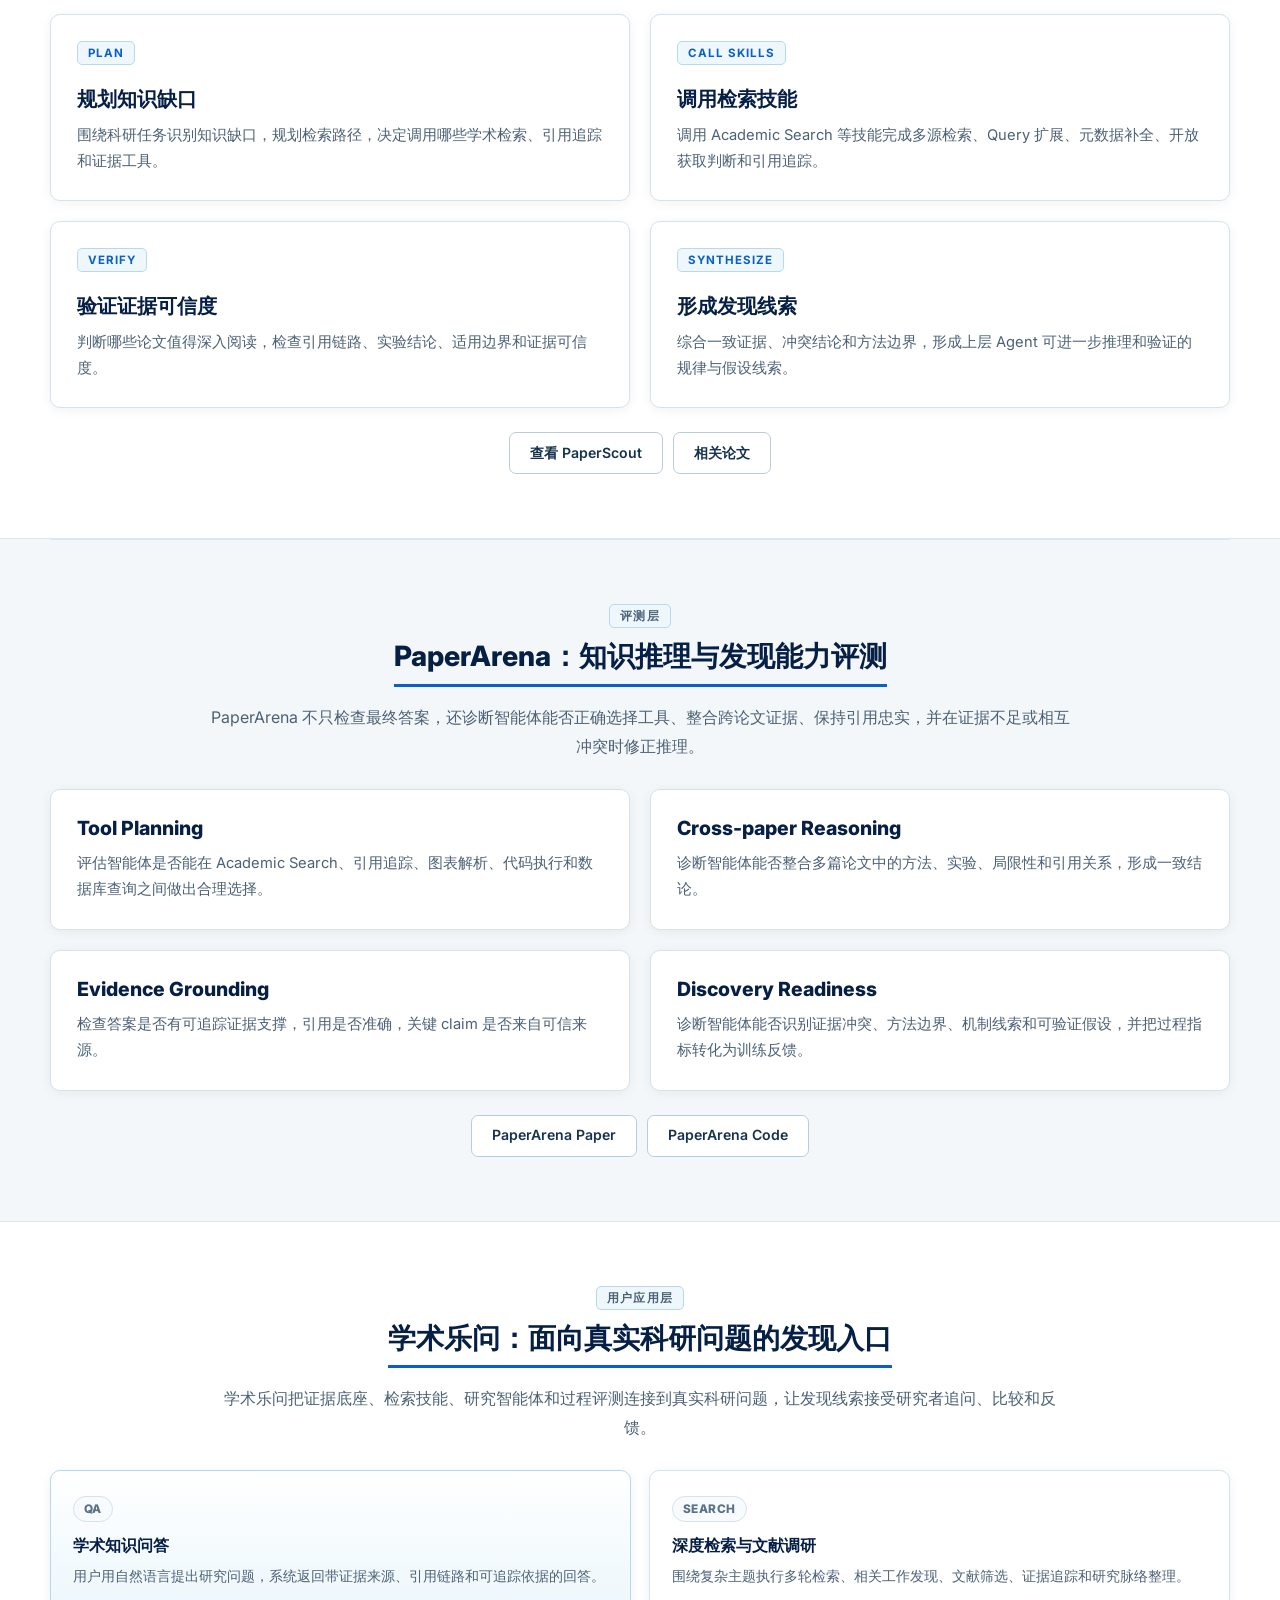
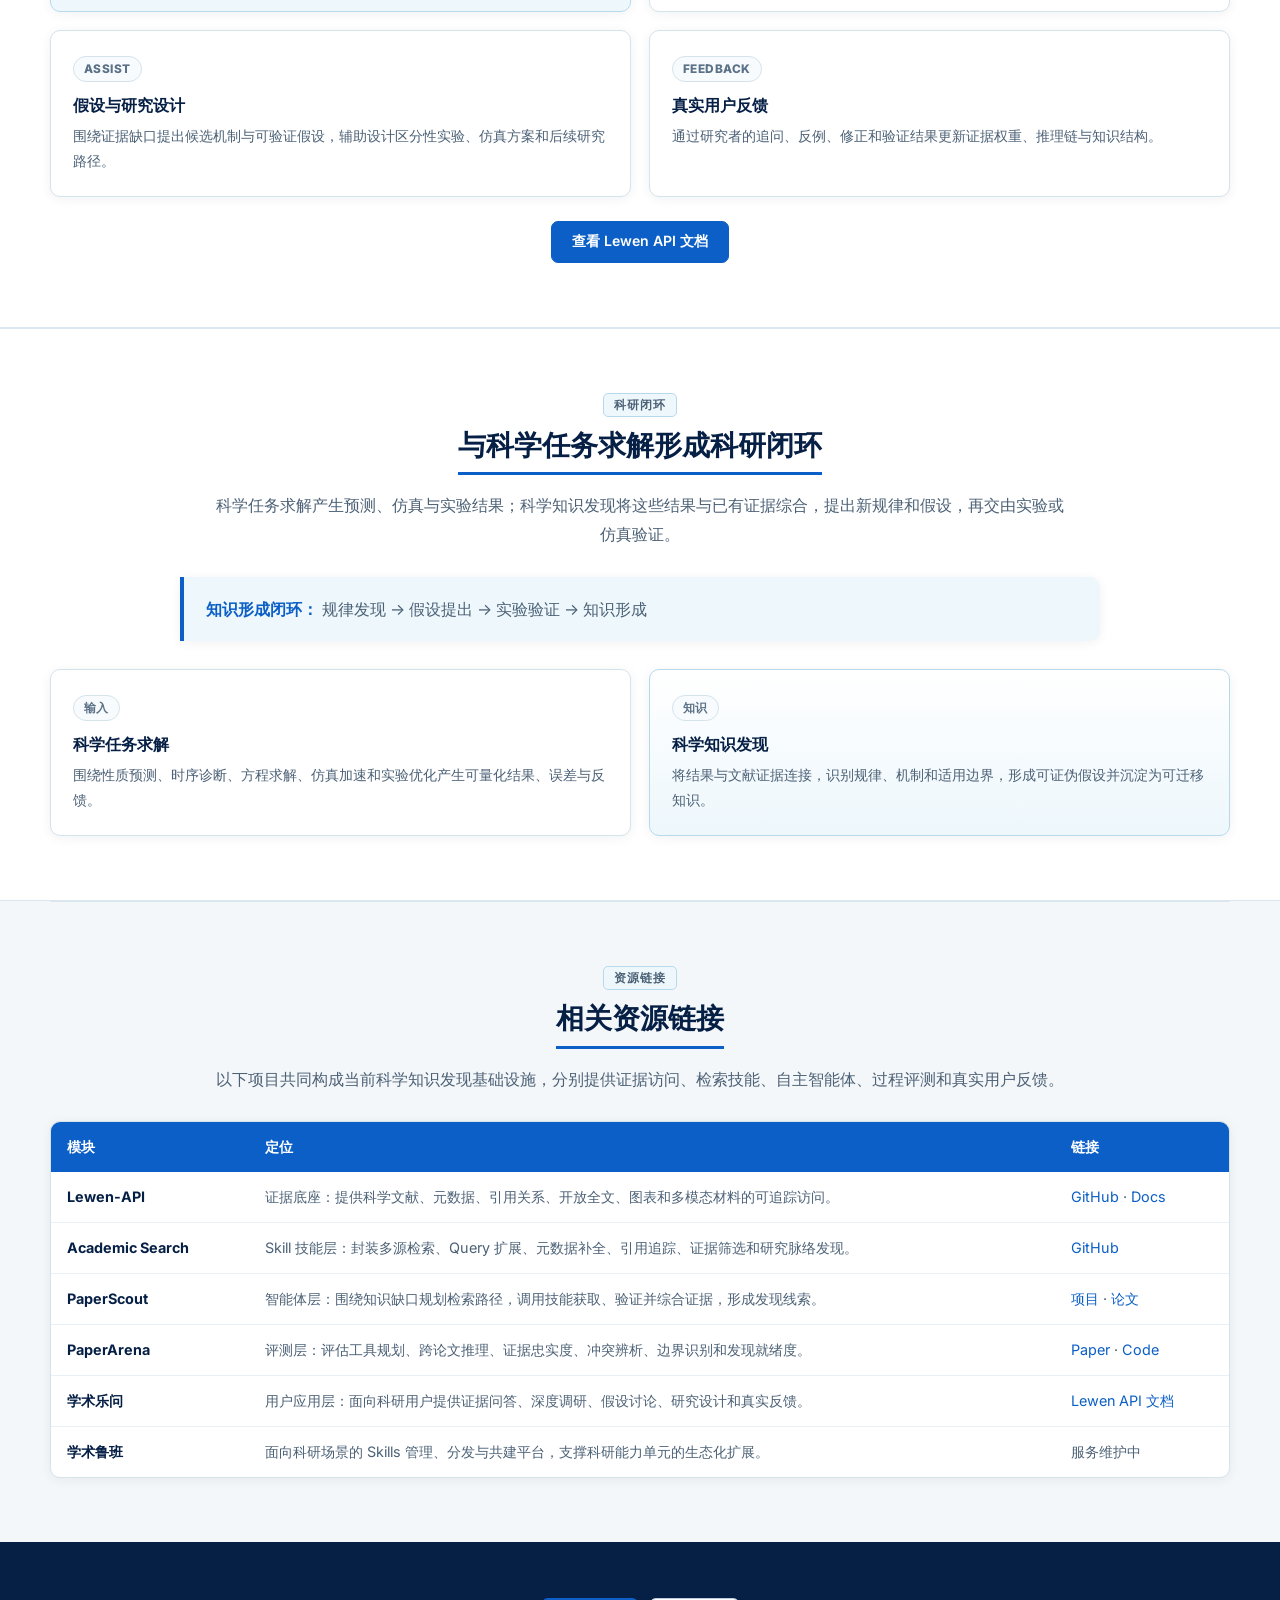
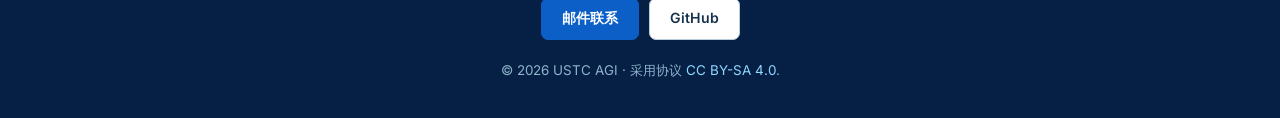
<file: knowledge_memory/index.html>
<!DOCTYPE html>
<html lang="zh-CN" data-language="zh">
  <head>
    <meta charset="utf-8" />
    <meta name="viewport" content="width=device-width, initial-scale=1" />
    <title>科技文献智能</title>
    <meta
      name="description"
      content="中国科大 AGI 团队面向 AI for Science 的科技文献智能研究，贯通证据获取、跨文献综合、规律与机制识别、假设生成和实验验证。"
    />
    <meta name="theme-color" content="#ffffff" />
    <meta property="og:title" content="科技文献智能" />
    <meta
      property="og:description"
      content="中国科大 AGI 团队面向 AI for Science 的科技文献智能研究，贯通证据获取、跨文献综合、规律与机制识别、假设生成和实验验证。"
    />
    <meta property="og:type" content="website" />
    <meta property="og:url" content="https://ustcagi-sci.github.io/knowledge_memory/" />
    <meta property="og:image" content="https://ustcagi-sci.github.io/literature-mining-logo.svg" />
    <meta name="twitter:card" content="summary" />
    <meta name="twitter:title" content="科技文献智能" />
    <meta
      name="twitter:description"
      content="中国科大 AGI 团队面向 AI for Science 的科技文献智能研究，贯通证据获取、跨文献综合、规律与机制识别、假设生成和实验验证。"
    />
    <meta name="twitter:image" content="https://ustcagi-sci.github.io/literature-mining-logo.svg" />
    <link rel="canonical" href="https://ustcagi-sci.github.io/knowledge_memory/" />
    <link rel="icon" href="../literature-mining-logo.svg" type="image/svg+xml" />
    <link rel="preconnect" href="https://fonts.googleapis.com" />
    <link rel="preconnect" href="https://fonts.gstatic.com" crossorigin />
    <link
      href="https://fonts.googleapis.com/css2?family=Inter:wght@400;500;600;700&family=Space+Grotesk:wght@500;600&display=swap"
      rel="stylesheet"
    />
    <link rel="stylesheet" href="../ref.css" />
  </head>
  <body>
    <nav class="nav">
      <div class="nav-inner">
        <a class="logo" href="../index.html" aria-label="USTC-AGI AI for Science">
          <span class="logo-mark" aria-hidden="true">
            <img src="../literature-mining-logo.svg" alt="" />
          </span>
          <span class="logo-copy">
            <span class="logo-title" data-i18n="brand.title">USTC-AGI</span>
            <span class="logo-subtitle" data-i18n="brand.subtitle">AI for Science</span>
          </span>
        </a>
        <div class="nav-links">
          <a href="../ai_ready_data/" data-i18n="nav.aiReadyData">AI-Ready Data</a>
          <a href="./" aria-current="page" data-i18n="nav.knowledge">Scientific Knowledge</a>
          <a href="../scistar/" data-i18n="nav.scientificTool">Scientific Tool</a>
          <span class="nav-break" aria-hidden="true"></span>
          <button
            class="language-toggle"
            id="language-toggle"
            type="button"
            aria-label="Switch to English"
            aria-pressed="true"
          >
            EN
          </button>
        </div>
      </div>
    </nav>

    <header id="top" class="hero">
      <div class="hero-content">
        <h1 data-i18n="hero.title">科技文献智能</h1>
        <p class="hero-subtitle" data-i18n="hero.subtitle">
          从文献认知和证据获取出发，跨越检索、解析、抽取与推理，发现新的规律、机制、适用边界和可验证假设。
        </p>
      </div>
    </header>

    <main>
      <section id="intro" class="section">
        <div class="section-header">
          <h2 data-i18n="intro.title">基于科技文献智能的知识发现</h2>
          <p data-i18n="intro.description">
            科学任务求解决定模型能否完成预测、诊断与优化；科学知识发现进一步追问：这些结果能否形成新的规律、机制、边界与可检验假设。
          </p>
        </div>

        <div class="tldr">
          <strong data-i18n="intro.tldr.label">TL;DR:</strong>
          <span data-i18n="intro.tldr.text">
            Lewen API、Academic Search、PaperScout、PaperArena 与学术乐问共同支撑从多源证据获取、知识综合到发现线索生成和验证反馈的完整过程。
          </span>
        </div>

        <div class="direction-stack">
          <div>
            <p data-i18n="intro.paragraph1">
              科学任务求解会产生预测、仿真和实验结果，但孤立结果并不自动构成科学知识。科研智能体需要把文献、图表、实验数据、代码资源与任务结果连接起来，识别一致证据、冲突结论、因果线索、稳定规律和适用边界。
            </p>
            <p data-i18n="intro.paragraph2">
              科学知识发现也不应止步于总结已有研究。它需要识别知识缺口，组织证据链，生成可证伪假设，设计实验或仿真验证，并依据反馈更新结论，推动 Prediction Intelligence 向 Research Intelligence 演进。
            </p>
          </div>
          <div class="quote-block">
            <strong data-i18n="intro.quote.lead">真正的科学知识发现不止回答已有研究说了什么，</strong>
            <span data-i18n="intro.quote.text">而是基于可追踪证据提出关于规律、机制和边界的新判断，并给出可验证路径。</span>
          </div>
        </div>

        <div class="stack-stats">
          <div class="stat-box">
            <div class="stat-num">Evidence</div>
            <div class="stat-label" data-i18n="stats.evidence">文献、图表、实验与代码证据</div>
          </div>
          <div class="stat-box">
            <div class="stat-num">Structure</div>
            <div class="stat-label" data-i18n="stats.structure">Claim、方法、条件与结果结构化</div>
          </div>
          <div class="stat-box">
            <div class="stat-num">Reason</div>
            <div class="stat-label" data-i18n="stats.reason">跨文献综合与冲突辨析</div>
          </div>
          <div class="stat-box">
            <div class="stat-num">Discover</div>
            <div class="stat-label" data-i18n="stats.discover">规律、机制、边界与假设</div>
          </div>
          <div class="stat-box">
            <div class="stat-num">Validate</div>
            <div class="stat-label" data-i18n="stats.validate">实验与仿真反馈、知识更新</div>
          </div>
        </div>

        <div class="section-actions">
          <a class="btn ghost" href="./research_layout/" data-i18n="intro.layoutCta">查看研究布局</a>
        </div>
      </section>

      <section id="position" class="section highlights">
        <div class="section-header">
          <p class="eyebrow" data-i18n="position.eyebrow">Cognitive Leap</p>
          <h2 data-i18n="position.title">从知识获取走向科学知识发现</h2>
          <p data-i18n="position.description">
            知识获取解决“证据在哪里、结论是什么”；知识发现进一步解决“哪些规律可以成立、机制为何发生、边界在哪里、下一步如何验证”。
          </p>
        </div>

        <div class="system-grid">
          <article class="system-panel highlight">
            <span class="label">Foundation</span>
            <h3 data-i18n="position.before.title">知识获取与研究综合</h3>
            <p data-i18n="position.before.description">
              获取相关论文、图表、数据和代码，形成可追踪证据链，结构化已有 claim、方法、实验结果和局限性。
            </p>
          </article>
          <article class="system-panel">
            <span class="label">Discovery</span>
            <h3 data-i18n="position.now.title">科学知识发现</h3>
            <p data-i18n="position.now.description">
              跨来源综合一致与冲突证据，识别潜在规律、因果机制和适用边界，生成可证伪假设与验证方案。
            </p>
          </article>
        </div>

        <div class="tag-cloud" aria-label="Evidence object examples">
          <span>evidence chain</span>
          <span>claim graph</span>
          <span>causal mechanism</span>
          <span>invariant</span>
          <span>validity boundary</span>
          <span>conflicting evidence</span>
          <span>negative result</span>
          <span>testable hypothesis</span>
          <span>experimental implication</span>
        </div>
      </section>

      <section id="discovery-loop" class="section">
        <div class="section-header">
          <p class="eyebrow" data-i18n="discovery.eyebrow">Discovery Loop</p>
          <h2 data-i18n="discovery.title">从证据获取到可验证的新知识</h2>
          <p data-i18n="discovery.description">
            科学知识发现需要把检索、理解、推理和验证组织为连续闭环，使每个新判断都有来源、有边界、可证伪并能被实验更新。
          </p>
        </div>

        <ul class="pillar-list">
          <li>
            <div class="pillar-num">1</div>
            <div class="pillar-text">
              <strong data-i18n="discovery.evidence.title">获取与追踪多源证据</strong>
              <span data-i18n="discovery.evidence.description">围绕知识缺口检索论文、图表、数据、代码和实验记录，保留来源、引用关系、条件与可信度。</span>
            </div>
          </li>
          <li>
            <div class="pillar-num">2</div>
            <div class="pillar-text">
              <strong data-i18n="discovery.synthesis.title">结构化并综合已有知识</strong>
              <span data-i18n="discovery.synthesis.description">抽取 claim、方法、实验条件、结果和局限，连接跨文献的一致证据、冲突结论与缺失环节。</span>
            </div>
          </li>
          <li>
            <div class="pillar-num">3</div>
            <div class="pillar-text">
              <strong data-i18n="discovery.pattern.title">识别规律、机制与适用边界</strong>
              <span data-i18n="discovery.pattern.description">从重复现象与差异条件中寻找稳定关系、因果路径、守恒量、临界变化和模型失效边界。</span>
            </div>
          </li>
          <li>
            <div class="pillar-num">4</div>
            <div class="pillar-text">
              <strong data-i18n="discovery.hypothesis.title">生成并验证可证伪假设</strong>
              <span data-i18n="discovery.hypothesis.description">把发现线索转化为明确假设，设计区分性实验或仿真，并依据新证据更新知识结构。</span>
            </div>
          </li>
        </ul>
      </section>

      <section id="architecture" class="section">
        <div class="section-header">
          <p class="eyebrow" data-i18n="architecture.eyebrow">Discovery Infrastructure</p>
          <h2 data-i18n="architecture.title">五层发现基础设施：数据、技能、智能体、评测、应用</h2>
          <p data-i18n="architecture.description">
            Lewen API、Academic Search、PaperScout、PaperArena 与学术乐问把底层证据、智能检索、跨文献推理、过程评测和真实反馈连接为可迭代的知识发现系统。
          </p>
        </div>

        <div class="stack-diagram" aria-label="Lewen API, Academic Search, PaperScout, PaperArena, 学术乐问 five-layer stack">
          <div class="stack-layer app">
            <div class="layer-index">Layer 5</div>
            <div>
              <strong data-i18n="architecture.layer5.title">学术乐问</strong>
              <span data-i18n="architecture.layer5.description">面向科研用户的发现入口，支持证据问答、深度调研、研究脉络分析、假设讨论与用户反馈。</span>
            </div>
          </div>
          <div class="stack-connect"></div>
          <div class="stack-layer eval">
            <div class="layer-index">Layer 4</div>
            <div>
              <strong>PaperArena</strong>
              <span data-i18n="architecture.layer4.description">评估智能体的工具规划、跨文献推理、证据忠实度、冲突辨析、边界识别和发现就绪度。</span>
            </div>
          </div>
          <div class="stack-connect"></div>
          <div class="stack-layer agent">
            <div class="layer-index">Layer 3</div>
            <div>
              <strong>PaperScout</strong>
              <span data-i18n="architecture.layer3.description">围绕知识缺口自主规划检索路径，获取并验证证据，组织跨文献关系并形成规律与假设线索。</span>
            </div>
          </div>
          <div class="stack-connect"></div>
          <div class="stack-layer skill">
            <div class="layer-index">Layer 2</div>
            <div>
              <strong>Academic Search</strong>
              <span data-i18n="architecture.layer2.description">封装多源检索、Query 扩展、引用追踪、证据筛选和研究脉络发现，作为 Agent 可调用技能。</span>
            </div>
          </div>
          <div class="stack-connect"></div>
          <div class="stack-layer data">
            <div class="layer-index">Layer 1</div>
            <div>
              <strong>Lewen API</strong>
              <span data-i18n="architecture.layer1.description">提供论文、元数据、引用关系、开放全文、图表与多模态材料等可追踪证据访问能力。</span>
            </div>
          </div>
          <p class="stack-note" data-i18n="architecture.note">从证据接口到真实科研反馈，形成可调用、可评测、可验证、可持续更新的科学知识发现闭环。</p>
        </div>
      </section>

      <section id="lewen" class="section highlights">
        <div class="section-header">
          <p class="eyebrow" data-i18n="lewen.eyebrow">Evidence Layer</p>
          <h2 data-i18n="lewen.title">Lewen API：可追踪证据底座</h2>
          <p data-i18n="lewen.description">
            Lewen API 把分散的科学信息资源转化为可组合、可追踪、可扩展的证据接口，为技能调用、智能体推理和发现结论验证提供统一底座。
          </p>
        </div>

        <div class="system-grid">
          <article class="system-panel highlight">
            <span class="label">Data</span>
            <h3 data-i18n="lewen.data.title">多源科学证据访问</h3>
            <p data-i18n="lewen.data.description">围绕论文、元数据、引用关系、开放全文、图表、实验信息和多模态材料提供统一接口。</p>
          </article>
          <article class="system-panel">
            <span class="label">Evidence</span>
            <h3 data-i18n="lewen.evidence.title">可追踪证据对象</h3>
            <p data-i18n="lewen.evidence.description">记录来源、引用、条件和版本，使发现结论能够回溯、复核、比较并被新证据更新。</p>
          </article>
        </div>

        <div class="section-actions">
          <a class="btn ghost" href="https://ustc-ai4science.github.io/Lewen-API/" target="_blank" rel="noopener noreferrer">Lewen API Docs</a>
          <a class="btn ghost" href="https://github.com/ustc-ai4science/Lewen-API" target="_blank" rel="noopener noreferrer">GitHub</a>
          <a class="btn ghost" href="https://ustc-ai4science.github.io/Lewen-API/" target="_blank" rel="noopener noreferrer" data-i18n="lewen.link.app">Lewen API 文档</a>
        </div>
      </section>

      <section id="skill" class="section">
        <div class="section-header">
          <p class="eyebrow" data-i18n="skill.eyebrow">Skill Layer</p>
          <h2 data-i18n="skill.title">Academic Search：证据检索与追踪技能</h2>
          <p data-i18n="skill.description">
            Academic Search 将多源检索、Query 扩展、元数据补全、开放获取判断、引用追踪和结果筛选封装为 Agent Runtime 可调用的证据获取技能。
          </p>
        </div>

        <ul class="pillar-list">
          <li>
            <div class="pillar-num">1</div>
            <div class="pillar-text">
              <strong>Search and Expand</strong>
              <span data-i18n="skill.search.description">执行多源学术检索、查询改写、Query 扩展和相关论文发现，提升复杂研究问题的召回覆盖。</span>
            </div>
          </li>
          <li>
            <div class="pillar-num">2</div>
            <div class="pillar-text">
              <strong>Complete and Filter</strong>
              <span data-i18n="skill.filter.description">补全标题、作者、摘要、venue、年份、DOI、开放获取状态等元数据，并对结果进行去重和筛选。</span>
            </div>
          </li>
          <li>
            <div class="pillar-num">3</div>
            <div class="pillar-text">
              <strong>Trace and Ground</strong>
              <span data-i18n="skill.trace.description">沿引用、被引、相关工作和开放全文路径追踪证据来源，为后续知识综合提供可验证依据。</span>
            </div>
          </li>
        </ul>

        <div class="section-actions">
          <a class="btn ghost" href="https://github.com/ustc-ai4science/academic-search" target="_blank" rel="noopener noreferrer">Academic Search GitHub</a>
        </div>
      </section>

      <section id="agent" class="section highlights">
        <div class="section-header">
          <p class="eyebrow" data-i18n="agent.eyebrow">Agent Layer</p>
          <h2 data-i18n="agent.title">PaperScout：面向知识缺口的自主检索智能体</h2>
          <p data-i18n="agent.description">
            PaperScout 围绕知识缺口自主规划检索路径，调用 Academic Search 等技能完成证据获取、筛选、验证和组织，把论文搜索转化为面向发现目标的多轮决策过程。
          </p>
        </div>

        <div class="research-grid">
          <article class="card">
            <span class="eyebrow">Plan</span>
            <h3 data-i18n="agent.plan.title">规划知识缺口</h3>
            <p data-i18n="agent.plan.description">
              围绕科研任务识别知识缺口，规划检索路径，决定调用哪些学术检索、引用追踪和证据工具。
            </p>
          </article>
          <article class="card">
            <span class="eyebrow">Call Skills</span>
            <h3 data-i18n="agent.call.title">调用检索技能</h3>
            <p data-i18n="agent.call.description">
              调用 Academic Search 等技能完成多源检索、Query 扩展、元数据补全、开放获取判断和引用追踪。
            </p>
          </article>
          <article class="card">
            <span class="eyebrow">Verify</span>
            <h3 data-i18n="agent.verify.title">验证证据可信度</h3>
            <p data-i18n="agent.verify.description">
              判断哪些论文值得深入阅读，检查引用链路、实验结论、适用边界和证据可信度。
            </p>
          </article>
          <article class="card">
            <span class="eyebrow">Synthesize</span>
            <h3 data-i18n="agent.synthesize.title">形成发现线索</h3>
            <p data-i18n="agent.synthesize.description">
              综合一致证据、冲突结论和方法边界，形成上层 Agent 可进一步推理和验证的规律与假设线索。
            </p>
          </article>
        </div>

        <div class="section-actions">
          <a class="btn ghost" href="https://github.com/AgentR1/PaperScout" target="_blank" rel="noopener noreferrer" data-i18n="agent.link.project">查看 PaperScout</a>
          <a class="btn ghost" href="https://arxiv.org/abs/2601.10029v1" target="_blank" rel="noopener noreferrer" data-i18n="agent.link.paper">相关论文</a>
        </div>
      </section>

      <section id="arena" class="section">
        <div class="section-header">
          <p class="eyebrow" data-i18n="arena.eyebrow">Evaluation Layer</p>
          <h2 data-i18n="arena.title">PaperArena：知识推理与发现能力评测</h2>
          <p data-i18n="arena.description">
            PaperArena 不只检查最终答案，还诊断智能体能否正确选择工具、整合跨论文证据、保持引用忠实，并在证据不足或相互冲突时修正推理。
          </p>
        </div>

        <div class="research-grid">
          <article class="card">
            <h3>Tool Planning</h3>
            <p data-i18n="arena.tool.description">
              评估智能体是否能在 Academic Search、引用追踪、图表解析、代码执行和数据库查询之间做出合理选择。
            </p>
          </article>
          <article class="card">
            <h3>Cross-paper Reasoning</h3>
            <p data-i18n="arena.reasoning.description">
              诊断智能体能否整合多篇论文中的方法、实验、局限性和引用关系，形成一致结论。
            </p>
          </article>
          <article class="card">
            <h3>Evidence Grounding</h3>
            <p data-i18n="arena.grounding.description">
              检查答案是否有可追踪证据支撑，引用是否准确，关键 claim 是否来自可信来源。
            </p>
          </article>
          <article class="card">
            <h3>Discovery Readiness</h3>
            <p data-i18n="arena.feedback.description">
              诊断智能体能否识别证据冲突、方法边界、机制线索和可验证假设，并把过程指标转化为训练反馈。
            </p>
          </article>
        </div>

        <div class="section-actions">
          <a class="btn ghost" href="https://arxiv.org/pdf/2510.10909" target="_blank" rel="noopener noreferrer">PaperArena Paper</a>
          <a class="btn ghost" href="https://github.com/ustc-ai4science/PaperArena" target="_blank" rel="noopener noreferrer">PaperArena Code</a>
        </div>
      </section>

      <section id="app" class="section highlights">
        <div class="section-header">
          <p class="eyebrow" data-i18n="app.eyebrow">Application Layer</p>
          <h2 data-i18n="app.title">学术乐问：面向真实科研问题的发现入口</h2>
          <p data-i18n="app.description">
            学术乐问把证据底座、检索技能、研究智能体和过程评测连接到真实科研问题，让发现线索接受研究者追问、比较和反馈。
          </p>
        </div>

        <div class="system-grid">
          <article class="system-panel highlight">
            <span class="label">QA</span>
            <h3 data-i18n="app.qa.title">学术知识问答</h3>
            <p data-i18n="app.qa.description">用户用自然语言提出研究问题，系统返回带证据来源、引用链路和可追踪依据的回答。</p>
          </article>
          <article class="system-panel">
            <span class="label">Search</span>
            <h3 data-i18n="app.search.title">深度检索与文献调研</h3>
            <p data-i18n="app.search.description">围绕复杂主题执行多轮检索、相关工作发现、文献筛选、证据追踪和研究脉络整理。</p>
          </article>
          <article class="system-panel">
            <span class="label">Assist</span>
            <h3 data-i18n="app.assist.title">假设与研究设计</h3>
            <p data-i18n="app.assist.description">围绕证据缺口提出候选机制与可验证假设，辅助设计区分性实验、仿真方案和后续研究路径。</p>
          </article>
          <article class="system-panel">
            <span class="label">Feedback</span>
            <h3 data-i18n="app.feedback.title">真实用户反馈</h3>
            <p data-i18n="app.feedback.description">通过研究者的追问、反例、修正和验证结果更新证据权重、推理链与知识结构。</p>
          </article>
        </div>

        <div class="section-actions">
          <a class="btn primary" href="https://ustc-ai4science.github.io/Lewen-API/" target="_blank" rel="noopener noreferrer" data-i18n="app.link">查看 Lewen API 文档</a>
        </div>
      </section>

      <section id="research-loop" class="section highlights">
        <div class="section-header">
          <p class="eyebrow" data-i18n="researchLoop.eyebrow">Research Loop</p>
          <h2 data-i18n="researchLoop.title">与科学任务求解形成科研闭环</h2>
          <p data-i18n="researchLoop.description">
            科学任务求解产生预测、仿真与实验结果；科学知识发现将这些结果与已有证据综合，提出新规律和假设，再交由实验或仿真验证。
          </p>
        </div>

        <div class="tldr">
          <strong data-i18n="researchLoop.path.label">知识形成闭环：</strong>
          <span data-i18n="researchLoop.path.text">规律发现 → 假设提出 → 实验验证 → 知识形成</span>
        </div>

        <div class="system-grid">
          <article class="system-panel">
            <span class="label" data-i18n="researchLoop.solving.label">Input</span>
            <h3 data-i18n="researchLoop.solving.title">科学任务求解</h3>
            <p data-i18n="researchLoop.solving.description">
              围绕性质预测、时序诊断、方程求解、仿真加速和实验优化产生可量化结果、误差与反馈。
            </p>
          </article>
          <article class="system-panel highlight">
            <span class="label" data-i18n="researchLoop.discovery.label">Knowledge</span>
            <h3 data-i18n="researchLoop.discovery.title">科学知识发现</h3>
            <p data-i18n="researchLoop.discovery.description">
              将结果与文献证据连接，识别规律、机制和适用边界，形成可证伪假设并沉淀为可迁移知识。
            </p>
          </article>
        </div>
      </section>

      <section id="resources" class="section">
        <div class="section-header">
          <p class="eyebrow" data-i18n="resources.eyebrow">Resources</p>
          <h2 data-i18n="resources.title">相关资源链接</h2>
          <p data-i18n="resources.description">
            以下项目共同构成当前科学知识发现基础设施，分别提供证据访问、检索技能、自主智能体、过程评测和真实用户反馈。
          </p>
        </div>

        <div class="table-wrap">
          <table>
            <thead>
              <tr>
                <th data-i18n="resources.table.module">模块</th>
                <th data-i18n="resources.table.position">定位</th>
                <th data-i18n="resources.table.links">链接</th>
              </tr>
            </thead>
            <tbody>
              <tr>
                <td><strong>Lewen-API</strong></td>
                <td data-i18n="resources.lewen.position">证据底座：提供科学文献、元数据、引用关系、开放全文、图表和多模态材料的可追踪访问。</td>
                <td><a href="https://github.com/ustc-ai4science/Lewen-API" target="_blank" rel="noopener noreferrer">GitHub</a> · <a href="https://ustc-ai4science.github.io/Lewen-API/" target="_blank" rel="noopener noreferrer">Docs</a></td>
              </tr>
              <tr>
                <td><strong>Academic Search</strong></td>
                <td data-i18n="resources.search.position">Skill 技能层：封装多源检索、Query 扩展、元数据补全、引用追踪、证据筛选和研究脉络发现。</td>
                <td><a href="https://github.com/ustc-ai4science/academic-search" target="_blank" rel="noopener noreferrer">GitHub</a></td>
              </tr>
              <tr>
                <td><strong>PaperScout</strong></td>
                <td data-i18n="resources.paperscout.position">智能体层：围绕知识缺口规划检索路径，调用技能获取、验证并综合证据，形成发现线索。</td>
                <td><a href="https://github.com/AgentR1/PaperScout" target="_blank" rel="noopener noreferrer" data-i18n="resources.link.project">Project</a> · <a href="https://arxiv.org/abs/2601.10029v1" target="_blank" rel="noopener noreferrer" data-i18n="resources.link.paper">Paper</a></td>
              </tr>
              <tr>
                <td><strong>PaperArena</strong></td>
                <td data-i18n="resources.paperarena.position">评测层：评估工具规划、跨论文推理、证据忠实度、冲突辨析、边界识别和发现就绪度。</td>
                <td><a href="https://arxiv.org/pdf/2510.10909" target="_blank" rel="noopener noreferrer">Paper</a> · <a href="https://github.com/ustc-ai4science/PaperArena" target="_blank" rel="noopener noreferrer">Code</a></td>
              </tr>
              <tr>
                <td><strong data-i18n="resources.lewenapp.name">学术乐问</strong></td>
                <td data-i18n="resources.lewenapp.position">用户应用层：面向科研用户提供证据问答、深度调研、假设讨论、研究设计和真实反馈。</td>
                <td><a href="https://ustc-ai4science.github.io/Lewen-API/" target="_blank" rel="noopener noreferrer" data-i18n="resources.link.lewen">Lewen API 文档</a></td>
              </tr>
              <tr>
                <td><strong data-i18n="resources.luban.name">学术鲁班</strong></td>
                <td data-i18n="resources.luban.position">面向科研场景的 Skills 管理、分发与共建平台，支撑科研能力单元的生态化扩展。</td>
                <td><span data-i18n="resources.luban.status">服务维护中</span></td>
              </tr>
            </tbody>
          </table>
        </div>
      </section>
    </main>

    <footer id="contact" class="footer">
      <div class="footer-actions">
        <a class="btn primary" href="mailto:mycheng@ustc.edu.cn" data-i18n="footer.email">邮件联系</a>
        <a class="btn ghost" href="https://github.com/ustc-ai4science" target="_blank" rel="noopener noreferrer">GitHub</a>
      </div>
      <p class="footer-note">
        © <span id="year"></span> <span data-i18n="footer.note">USTC AGI · 采用协议</span>
        <a href="https://creativecommons.org/licenses/by-sa/4.0/" target="_blank" rel="license noopener noreferrer">CC BY-SA 4.0</a>.
      </p>
    </footer>

    <script>
      const translations = {
        en: {
          "meta.title": "Scientific Literature Intelligence",
          "meta.description":
            "USTC AGI research on scientific literature intelligence for AI for Science, spanning evidence acquisition, cross-paper synthesis, regularity and mechanism identification, hypothesis generation, and experimental validation.",
          "brand.title": "USTC-AGI",
          "brand.subtitle": "AI for Science",
          "nav.knowledge": "Scientific Knowledge",
          "nav.aiReadyData": "AI-Ready Data",
          "nav.scientificTool": "Scientific Tool",
          "nav.data": "Scientific Data Modeling",
          "nav.inference": "Scientific Inference Agent",
          "nav.aiScientist": "AI Scientist",
          "nav.aiScience": "Science of AI",
          "nav.projects": "Open Source",
          "nav.papers": "Publications",
          "hero.title": "Scientific Literature Intelligence",
          "hero.subtitle":
            "Starting from literature cognition and evidence acquisition, we move through retrieval, parsing, extraction, and reasoning to discover new regularities, mechanisms, validity boundaries, and testable hypotheses.",
          "hierarchy.eyebrow": "Research Vision",
          "hierarchy.title": "The 5-Level Cognitive Hierarchy",
          "hierarchy.description":
            "Scientific literature intelligence follows a progressive path of cognitive depth.",
          "hierarchy.l1.title": "Paper Search",
          "hierarchy.l1.description": "Retrieval from massive literature pools (e.g., PaperScout).",
          "hierarchy.l2.title": "Element Interpretation",
          "hierarchy.l2.description": "Parsing PDF into structured, machine-readable data (e.g., ChemTable).",
          "hierarchy.l3.title": "Information Extraction",
          "hierarchy.l3.description": "Understanding methods, tasks, and contributions (e.g., ScholarSum).",
          "hierarchy.l4.title": "Knowledge Comprehension",
          "hierarchy.l4.description": "Reasoning and multi-paper synthesis (e.g., PaperArena, Mind2Report).",
          "hierarchy.l5.title": "Hypothesis Discovery",
          "hierarchy.l5.description": "Autonomous discovery and research generation (Future Vision).",
          "projects.eyebrow": "Research Projects",
          "projects.title": "Advancing the Frontiers of Science",
          "projects.description":
            "Our work spans the entire hierarchy, providing tools and benchmarks for the next generation of scientific AI.",
          "projects.paperscout.level": "L1 · Paper Search",
          "projects.paperscout.description":
            "An autonomous LLM-based agent that reformulates academic paper search as a multi-turn decision-making process, dynamically deciding when and how to invoke search and citation expansion tools.",
          "projects.chemtable.level": "L2 · Element Interpretation",
          "projects.chemtable.description":
            "A large-scale benchmark for multimodal LLMs to recognize and understand complex chemical tables, combining symbolic chemical formulas, table structures, and visual molecule diagrams.",
          "projects.scholarsum.level": "L3 · Information Extraction",
          "projects.scholarsum.description":
            "Advancing scientific summarization through knowledge graph reasoning and reflective refinement, distilling complex research into structured, high-fidelity summaries.",
          "projects.paperarena.level": "L4 · Knowledge Comprehension",
          "projects.paperarena.description":
            "An evaluation benchmark for tool-augmented agentic reasoning on scientific literature, requiring agents to integrate information across multiple papers with diverse tools.",
          "projects.mind2report.level": "L4 · Knowledge Comprehension",
          "projects.mind2report.description":
            "A cognitive deep research agent that emulates commercial analysts to synthesize expert-level reports from massive web sources through intent-driven search and iterative synthesis.",
          "projects.vision.level": "L5 · Hypothesis Discovery",
          "projects.vision.title": "AI Scientist Vision",
          "projects.vision.description":
            "Our ultimate goal: building agents that not only understand literature but also autonomously discover laws, generate new hypotheses, and propose novel research directions.",
          "projects.vision.status": "Visionary Research",
          "projects.repo": "Project Repo →",
          "timeline.eyebrow": "Research Timeline",
          "timeline.title": "Milestones in Scientific Literature Intelligence",
          "timeline.chemtable.date": "Jun. 2025",
          "timeline.chemtable.title": "ChemTable · Table Recognition Benchmark",
          "timeline.chemtable.description":
            "A large-scale benchmark designed to test MLLMs on real-world chemical tables, addressing structural complexity and domain-specific semantics.",
          "timeline.scholarsum.date": "Oct. 2025",
          "timeline.scholarsum.title": "ScholarSum · Student-Teacher Summarization",
          "timeline.scholarsum.description":
            "A novel Student-Teacher framework for scientific summarization, leveraging knowledge graph reasoning and reflective refinement to ensure structural coherence.",
          "timeline.paperarena.date": "Oct. 2025",
          "timeline.paperarena.title": "PaperArena · Agentic Reasoning Benchmark",
          "timeline.paperarena.description":
            "The first benchmark for tool-augmented agentic reasoning on scientific literature, evaluating cross-paper integration and multi-tool orchestration.",
          "timeline.paperscout.date": "Jan. 2026",
          "timeline.paperscout.title": "PaperScout · Autonomous Paper Search",
          "timeline.paperscout.description":
            "An adaptive agentic framework for academic paper search, optimized with Proximal Sequence Policy Optimization (PSPO) for multi-turn interactions.",
          "timeline.mind2report.date": "Jan. 2026",
          "timeline.mind2report.title": "Mind2Report · Cognitive Deep Research",
          "timeline.mind2report.description":
            "A cognitive deep research agent that emulates commercial analysts to synthesize expert-level reports via intent-driven search and iterative synthesis.",
          "vision.title": "Why Scientific Literature Intelligence Matters",
          "vision.description":
            "The explosion of scientific literature has exceeded human cognitive limits. We aim to build AI systems that can autonomously navigate, understand, and synthesize scientific knowledge, ultimately accelerating the pace of human discovery.",
          "vision.reasoning.title": "Autonomous Reasoning",
          "vision.reasoning.description":
            "Moving beyond keyword matching to deep semantic understanding and multi-hop reasoning across heterogeneous scientific documents.",
          "vision.synthesis.title": "Multimodal Synthesis",
          "vision.synthesis.description":
            "Integrating text, tables, figures, and equations to form a holistic understanding of scientific breakthroughs.",
          "vision.hypothesis.title": "Hypothesis Generation",
          "vision.hypothesis.description":
            "Discovering novel connections between disparate research areas to propose and validate new scientific hypotheses.",
          "intro.title": "Knowledge Discovery through Scientific Literature Intelligence",
          "intro.description":
            "Scientific task solving asks whether models can predict, diagnose, and optimize. Scientific knowledge discovery goes further: can those results form new regularities, mechanisms, validity boundaries, and testable hypotheses?",
          "intro.tldr.label": "TL;DR:",
          "intro.tldr.text":
            "Lewen API, Academic Search, PaperScout, PaperArena, and Lewen jointly support the full path from multi-source evidence acquisition and knowledge synthesis to discovery clues and validation feedback.",
          "intro.paragraph1":
            "Scientific task solving produces predictions, simulations, and experimental results, but isolated results do not automatically become scientific knowledge. Research agents must connect papers, figures, experimental data, code resources, and task outcomes to identify consistent evidence, conflicting conclusions, causal clues, stable regularities, and validity boundaries.",
          "intro.paragraph2":
            "Scientific knowledge discovery must also go beyond summarizing existing work. It needs to identify knowledge gaps, organize evidence chains, generate falsifiable hypotheses, design experimental or simulation tests, and update conclusions from feedback, advancing Prediction Intelligence toward Research Intelligence.",
          "intro.quote.lead": "True scientific knowledge discovery does more than report what prior studies said.",
          "intro.quote.text":
            "It uses traceable evidence to make new claims about regularities, mechanisms, and boundaries, together with a path for validation.",
          "intro.layoutCta": "View Research Layout",
          "stats.evidence": "Papers, figures, experiments, and code evidence",
          "stats.structure": "Structured claims, methods, conditions, and results",
          "stats.reason": "Cross-paper synthesis and conflict analysis",
          "stats.discover": "Regularities, mechanisms, boundaries, and hypotheses",
          "stats.validate": "Experimental and simulation feedback, knowledge updates",
          "position.eyebrow": "Cognitive Leap",
          "position.title": "From Knowledge Acquisition to Scientific Knowledge Discovery",
          "position.description":
            "Knowledge acquisition answers where the evidence is and what the conclusions are. Knowledge discovery goes further: which regularities hold, why mechanisms arise, where boundaries lie, and what should be tested next?",
          "position.before.title": "Knowledge Acquisition and Research Synthesis",
          "position.before.description":
            "Acquire papers, figures, data, and code; build traceable evidence chains; and structure existing claims, methods, experimental results, and limitations.",
          "position.now.title": "Scientific Knowledge Discovery",
          "position.now.description":
            "Synthesize consistent and conflicting evidence across sources, identify candidate regularities, causal mechanisms, and validity boundaries, and generate falsifiable hypotheses with validation plans.",
          "discovery.eyebrow": "Discovery Loop",
          "discovery.title": "From Evidence Acquisition to Verifiable New Knowledge",
          "discovery.description":
            "Scientific knowledge discovery organizes retrieval, understanding, reasoning, and validation into a continuous loop so every new claim has provenance, boundaries, falsifiability, and a path for experimental update.",
          "discovery.evidence.title": "Acquire and Trace Multi-Source Evidence",
          "discovery.evidence.description":
            "Search papers, figures, data, code, and experimental records around a knowledge gap while retaining provenance, citation relations, conditions, and credibility.",
          "discovery.synthesis.title": "Structure and Synthesize Existing Knowledge",
          "discovery.synthesis.description":
            "Extract claims, methods, experimental conditions, results, and limitations, then connect agreements, conflicts, and missing links across papers.",
          "discovery.pattern.title": "Identify Regularities, Mechanisms, and Boundaries",
          "discovery.pattern.description":
            "Seek stable relationships, causal pathways, conserved quantities, critical changes, and model failure boundaries across repeated phenomena and varying conditions.",
          "discovery.hypothesis.title": "Generate and Validate Falsifiable Hypotheses",
          "discovery.hypothesis.description":
            "Turn discovery clues into explicit hypotheses, design discriminating experiments or simulations, and update the knowledge structure with new evidence.",
          "architecture.eyebrow": "Discovery Infrastructure",
          "architecture.title": "Five-Layer Discovery Infrastructure: Data, Skills, Agents, Evaluation, Applications",
          "architecture.description":
            "Lewen API, Academic Search, PaperScout, PaperArena, and Lewen connect low-level evidence, intelligent retrieval, cross-paper reasoning, process evaluation, and real feedback into an iterative knowledge-discovery system.",
          "architecture.layer5.title": "Lewen",
          "architecture.layer5.description":
            "A discovery interface for research users, supporting evidence-grounded QA, deep research, research-landscape analysis, hypothesis discussion, and user feedback.",
          "architecture.layer4.description":
            "Evaluates agents on tool planning, cross-paper reasoning, evidence faithfulness, conflict analysis, boundary identification, and discovery readiness.",
          "architecture.layer3.description":
            "Plans retrieval paths around knowledge gaps, acquires and verifies evidence, organizes cross-paper relations, and forms clues about regularities and hypotheses.",
          "architecture.layer2.description":
            "Wraps multi-source search, query expansion, citation tracing, evidence filtering, and research-landscape discovery as callable agent skills.",
          "architecture.layer1.description":
            "Provides traceable access to papers, metadata, citation relations, open full text, figures, and multimodal scientific materials.",
          "architecture.note":
            "From evidence interfaces to real research feedback, the stack forms a callable, evaluable, verifiable, and continuously updated scientific knowledge-discovery loop.",
          "lewen.eyebrow": "Evidence Layer",
          "lewen.title": "Lewen API: Traceable Evidence Foundation",
          "lewen.description":
            "Lewen API turns distributed scientific information resources into composable, traceable, and extensible evidence interfaces, supporting skill calls, agent reasoning, and validation of discovery claims.",
          "lewen.data.title": "Multi-Source Scientific Evidence Access",
          "lewen.data.description":
            "Provides unified interfaces for papers, metadata, citation relations, open full text, figures, experimental information, and multimodal materials.",
          "lewen.evidence.title": "Traceable Evidence Objects",
          "lewen.evidence.description":
            "Records provenance, citations, conditions, and versions so discovery claims can be traced, reviewed, compared, and updated with new evidence.",
          "lewen.link.app": "Lewen API Docs",
          "skill.eyebrow": "Skill Layer",
          "skill.title": "Academic Search: Evidence Retrieval and Tracing Skill",
          "skill.description":
            "Academic Search wraps multi-source retrieval, query expansion, metadata completion, open-access checks, citation tracing, and result filtering as an Agent Runtime callable evidence-acquisition skill.",
          "skill.search.description":
            "Run multi-source academic search, query rewriting, query expansion, and related-paper discovery to improve recall for complex research questions.",
          "skill.filter.description":
            "Complete metadata such as titles, authors, abstracts, venues, years, DOI, and open-access status, then deduplicate and filter results.",
          "skill.trace.description":
            "Trace evidence sources through references, citations, related work, and open full-text paths to provide verifiable grounding for later synthesis.",
          "agent.eyebrow": "Agent Layer",
          "agent.title": "PaperScout: Autonomous Search Agent for Knowledge Gaps",
          "agent.description":
            "PaperScout plans retrieval paths around knowledge gaps, calls skills such as Academic Search, and acquires, filters, verifies, and organizes evidence, turning paper search into a multi-round decision process driven by discovery goals.",
          "agent.plan.title": "Plan Knowledge Gaps",
          "agent.plan.description":
            "Identify knowledge gaps around a research task, plan retrieval paths, and decide which academic search, citation tracing, and evidence tools to call.",
          "agent.call.title": "Call Search Skills",
          "agent.call.description":
            "Call skills such as Academic Search for multi-source retrieval, query expansion, metadata completion, open-access checks, and citation tracing.",
          "agent.verify.title": "Verify Evidence Reliability",
          "agent.verify.description":
            "Decide which papers deserve deeper reading, and inspect citation paths, experimental conclusions, applicability boundaries, and evidence credibility.",
          "agent.synthesize.title": "Form Discovery Clues",
          "agent.synthesize.description":
            "Synthesize consistent evidence, conflicting conclusions, and method boundaries into clues about regularities and hypotheses for upper-level reasoning and validation.",
          "agent.link.project": "View PaperScout",
          "agent.link.paper": "Related Paper",
          "arena.eyebrow": "Evaluation Layer",
          "arena.title": "PaperArena: Evaluation of Knowledge Reasoning and Discovery Capabilities",
          "arena.description":
            "PaperArena checks more than final answers. It diagnoses whether agents select tools correctly, integrate cross-paper evidence, preserve citation faithfulness, and revise reasoning when evidence is insufficient or conflicting.",
          "arena.tool.description":
            "Evaluate whether agents can make reasonable choices among Academic Search, citation tracing, chart parsing, code execution, and database queries.",
          "arena.reasoning.description":
            "Diagnose whether agents can integrate methods, experiments, limitations, and citation relations across multiple papers into consistent conclusions.",
          "arena.grounding.description":
            "Check whether answers are backed by traceable evidence, whether citations are accurate, and whether key claims come from reliable sources.",
          "arena.feedback.description":
            "Diagnose whether agents identify evidence conflicts, method boundaries, mechanism clues, and testable hypotheses, then convert process metrics into training feedback.",
          "app.eyebrow": "Application Layer",
          "app.title": "Lewen: A Discovery Interface for Real Research Questions",
          "app.description":
            "Lewen connects the evidence foundation, retrieval skills, research agents, and process evaluation to real research questions so discovery clues can receive researcher follow-up, comparison, and feedback.",
          "app.qa.title": "Academic Knowledge QA",
          "app.qa.description":
            "Users ask research questions in natural language, and the system returns answers with evidence sources, citation paths, and traceable grounding.",
          "app.search.title": "Deep Search and Literature Review",
          "app.search.description":
            "Run multi-round retrieval, related-work discovery, literature filtering, evidence tracing, and research-thread organization around complex topics.",
          "app.assist.title": "Hypotheses and Research Design",
          "app.assist.description":
            "Propose candidate mechanisms and testable hypotheses around evidence gaps, and assist with discriminating experiments, simulation plans, and follow-up research paths.",
          "app.feedback.title": "Real User Feedback",
          "app.feedback.description":
            "Use researcher follow-ups, counterexamples, corrections, and validation results to update evidence weights, reasoning chains, and knowledge structures.",
          "researchLoop.eyebrow": "Research Loop",
          "researchLoop.title": "Closing the Loop with Scientific Task Solving",
          "researchLoop.description":
            "Scientific task solving produces predictions, simulations, and experimental outcomes. Scientific knowledge discovery integrates those results with existing evidence, proposes new regularities and hypotheses, and returns them for experimental or simulation validation.",
          "researchLoop.path.label": "Knowledge formation loop:",
          "researchLoop.path.text":
            "Regularity discovery → hypothesis generation → experimental validation → knowledge formation",
          "researchLoop.solving.label": "Input",
          "researchLoop.solving.title": "Scientific Task Solving",
          "researchLoop.solving.description":
            "Produce measurable outcomes, errors, and feedback through property prediction, time-series diagnosis, equation solving, simulation acceleration, and experiment optimization.",
          "researchLoop.discovery.label": "Knowledge",
          "researchLoop.discovery.title": "Scientific Knowledge Discovery",
          "researchLoop.discovery.description":
            "Connect results with literature evidence, identify regularities, mechanisms, and validity boundaries, form falsifiable hypotheses, and consolidate transferable knowledge.",
          "app.link": "View Lewen API Docs",
          "resources.eyebrow": "Resources",
          "resources.title": "Related Resources",
          "resources.description":
            "These projects jointly form the current scientific knowledge-discovery infrastructure, providing evidence access, retrieval skills, autonomous agents, process evaluation, and real-user feedback.",
          "resources.table.module": "Module",
          "resources.table.position": "Positioning",
          "resources.table.links": "Links",
          "resources.lewen.position":
            "Evidence foundation: traceable access to scientific papers, metadata, citation relations, open full text, figures, and multimodal materials.",
          "resources.search.position":
            "Skill layer: wraps multi-source retrieval, query expansion, metadata completion, citation tracing, evidence filtering, and research-landscape discovery.",
          "resources.paperscout.position":
            "Agent layer: plans retrieval around knowledge gaps, calls skills to acquire, verify, and synthesize evidence, and forms discovery clues.",
          "resources.link.project": "Project",
          "resources.link.paper": "Paper",
          "resources.paperarena.position":
            "Evaluation layer: evaluates tool planning, cross-paper reasoning, evidence faithfulness, conflict analysis, boundary identification, and discovery readiness.",
          "resources.lewenapp.name": "Lewen",
          "resources.lewenapp.position":
            "User application layer: evidence-grounded QA, deep research, hypothesis discussion, research design, and real feedback for research users.",
          "resources.link.lewen": "Lewen API Docs",
          "resources.luban.status": "Service under maintenance",
          "resources.luban.name": "Academic Luban",
          "resources.luban.position":
            "A skills management, distribution, and collaboration platform for research scenarios, supporting ecosystem expansion of scientific capability units.",
          "footer.email": "Email Us",
          "footer.note": "USTC AGI · Licensed under"
        },
        zh: {
          "meta.title": "科技文献智能",
          "meta.description":
            "中国科大 AGI 团队面向 AI for Science 的科技文献智能研究，贯通证据获取、跨文献综合、规律与机制识别、假设生成和实验验证。",
          "brand.title": "USTC-AGI",
          "brand.subtitle": "AI for Science",
          "nav.knowledge": "Scientific Knowledge",
          "nav.aiReadyData": "AI-Ready Data",
          "nav.scientificTool": "Scientific Tool",
          "nav.data": "科学数据建模",
          "nav.inference": "科学推演智能体",
          "nav.aiScientist": "AI Scientist",
          "nav.aiScience": "Science of AI",
          "nav.projects": "开源项目",
          "nav.papers": "论文列表",
          "hero.title": "科技文献智能",
          "hero.subtitle":
            "从文献认知和证据获取出发，跨越检索、解析、抽取与推理，发现新的规律、机制、适用边界和可验证假设。",
          "hierarchy.eyebrow": "研究愿景 · Our Vision",
          "hierarchy.title": "五级认知层级",
          "hierarchy.description":
            "科技文献智能能力沿着认知深度逐级演进。",
          "hierarchy.l1.title": "论文检索",
          "hierarchy.l1.description": "从海量文献池中检索目标论文，例如 PaperScout。",
          "hierarchy.l2.title": "元素解析",
          "hierarchy.l2.description": "将 PDF 解析为结构化、机器可读的数据，例如 ChemTable。",
          "hierarchy.l3.title": "信息抽取",
          "hierarchy.l3.description": "理解论文的方法、任务与贡献，例如 ScholarSum。",
          "hierarchy.l4.title": "知识理解",
          "hierarchy.l4.description": "进行推理与多论文综合，例如 PaperArena 和 Mind2Report。",
          "hierarchy.l5.title": "假设发现",
          "hierarchy.l5.description": "面向自主发现与研究生成的未来能力。",
          "projects.eyebrow": "研究项目 · Research Projects",
          "projects.title": "推进科学智能的前沿",
          "projects.description":
            "我们的工作覆盖完整认知层级，为下一代科学 AI 提供工具、基准与研究范式。",
          "projects.paperscout.level": "L1 · 论文检索",
          "projects.paperscout.description":
            "一个自主 LLM 智能体，将学术论文搜索重新表述为多轮决策过程，动态决定何时以及如何调用搜索与引用扩展工具。",
          "projects.chemtable.level": "L2 · 元素解析",
          "projects.chemtable.description":
            "一个面向多模态大模型的大规模化学表格识别与理解基准，覆盖化学公式、表格结构和分子图示等复杂信息。",
          "projects.scholarsum.level": "L3 · 信息抽取",
          "projects.scholarsum.description":
            "通过知识图谱推理与反思式优化推进科学摘要生成，将复杂研究压缩为结构化、高保真的摘要。",
          "projects.paperarena.level": "L4 · 知识理解",
          "projects.paperarena.description":
            "一个面向工具增强智能体科学文献推理的评测基准，要求智能体跨多篇论文整合信息并协调多种工具。",
          "projects.mind2report.level": "L4 · 知识理解",
          "projects.mind2report.description":
            "一个认知型深度研究智能体，模拟商业分析师从大规模网络来源中进行意图驱动搜索与迭代综合，生成专家级报告。",
          "projects.vision.level": "L5 · 假设发现",
          "projects.vision.title": "AI Scientist 愿景",
          "projects.vision.description":
            "我们的终极目标是构建不仅能理解文献，还能自主发现规律、生成新假设并提出新研究方向的智能体。",
          "projects.vision.status": "前瞻研究",
          "projects.repo": "项目仓库 →",
          "timeline.eyebrow": "研究时间线 · Timeline",
          "timeline.title": "科技文献智能的重要里程碑",
          "timeline.chemtable.date": "2025 年 6 月",
          "timeline.chemtable.title": "ChemTable · 表格识别基准",
          "timeline.chemtable.description":
            "一个用于测试多模态大模型理解真实化学表格的大规模基准，聚焦结构复杂性与领域语义。",
          "timeline.scholarsum.date": "2025 年 10 月",
          "timeline.scholarsum.title": "ScholarSum · Student-Teacher 科学摘要",
          "timeline.scholarsum.description":
            "一个面向科学摘要的新型 Student-Teacher 框架，利用知识图谱推理和反思式优化保证结构一致性。",
          "timeline.paperarena.date": "2025 年 10 月",
          "timeline.paperarena.title": "PaperArena · 智能体推理基准",
          "timeline.paperarena.description":
            "首个面向科学文献工具增强智能体推理的基准，评估跨论文整合与多工具编排能力。",
          "timeline.paperscout.date": "2026 年 1 月",
          "timeline.paperscout.title": "PaperScout · 自主论文搜索",
          "timeline.paperscout.description":
            "一个自适应学术论文搜索智能体框架，通过近端序列策略优化 PSPO 提升多轮交互表现。",
          "timeline.mind2report.date": "2026 年 1 月",
          "timeline.mind2report.title": "Mind2Report · 认知型深度研究",
          "timeline.mind2report.description":
            "一个模拟商业分析师的认知型深度研究智能体，通过意图驱动搜索与迭代综合生成专家级报告。",
          "vision.title": "为什么需要科技文献智能？",
          "vision.description":
            "科学文献的爆炸式增长已经超出人类的认知负荷。我们希望构建能够自主浏览、理解并综合科学知识的 AI 系统，最终加速人类发现的进程。",
          "vision.reasoning.title": "自主推理",
          "vision.reasoning.description":
            "从关键词匹配走向深层语义理解，在异构科学文档之间进行多跳推理。",
          "vision.synthesis.title": "多模态综合",
          "vision.synthesis.description":
            "整合文本、表格、图像与公式，形成对科学突破的整体理解。",
          "vision.hypothesis.title": "假设生成",
          "vision.hypothesis.description":
            "发现不同研究领域之间的新连接，提出并验证新的科学假设。",
          "intro.title": "基于科技文献智能的知识发现",
          "intro.description":
            "科学任务求解决定模型能否完成预测、诊断与优化；科学知识发现进一步追问：这些结果能否形成新的规律、机制、边界与可检验假设。",
          "intro.tldr.label": "TL;DR:",
          "intro.tldr.text":
            "Lewen API、Academic Search、PaperScout、PaperArena 与学术乐问共同支撑从多源证据获取、知识综合到发现线索生成和验证反馈的完整过程。",
          "intro.paragraph1":
            "科学任务求解会产生预测、仿真和实验结果，但孤立结果并不自动构成科学知识。科研智能体需要把文献、图表、实验数据、代码资源与任务结果连接起来，识别一致证据、冲突结论、因果线索、稳定规律和适用边界。",
          "intro.paragraph2":
            "科学知识发现也不应止步于总结已有研究。它需要识别知识缺口，组织证据链，生成可证伪假设，设计实验或仿真验证，并依据反馈更新结论，推动 Prediction Intelligence 向 Research Intelligence 演进。",
          "intro.quote.lead": "真正的科学知识发现不止回答已有研究说了什么，",
          "intro.quote.text": "而是基于可追踪证据提出关于规律、机制和边界的新判断，并给出可验证路径。",
          "intro.layoutCta": "查看研究布局",
          "stats.evidence": "文献、图表、实验与代码证据",
          "stats.structure": "Claim、方法、条件与结果结构化",
          "stats.reason": "跨文献综合与冲突辨析",
          "stats.discover": "规律、机制、边界与假设",
          "stats.validate": "实验与仿真反馈、知识更新",
          "position.eyebrow": "认知跃迁",
          "position.title": "从知识获取走向科学知识发现",
          "position.description":
            "知识获取解决“证据在哪里、结论是什么”；知识发现进一步解决“哪些规律可以成立、机制为何发生、边界在哪里、下一步如何验证”。",
          "position.before.title": "知识获取与研究综合",
          "position.before.description":
            "获取相关论文、图表、数据和代码，形成可追踪证据链，结构化已有 claim、方法、实验结果和局限性。",
          "position.now.title": "科学知识发现",
          "position.now.description":
            "跨来源综合一致与冲突证据，识别潜在规律、因果机制和适用边界，生成可证伪假设与验证方案。",
          "discovery.eyebrow": "发现闭环",
          "discovery.title": "从证据获取到可验证的新知识",
          "discovery.description":
            "科学知识发现需要把检索、理解、推理和验证组织为连续闭环，使每个新判断都有来源、有边界、可证伪并能被实验更新。",
          "discovery.evidence.title": "获取与追踪多源证据",
          "discovery.evidence.description":
            "围绕知识缺口检索论文、图表、数据、代码和实验记录，保留来源、引用关系、条件与可信度。",
          "discovery.synthesis.title": "结构化并综合已有知识",
          "discovery.synthesis.description":
            "抽取 claim、方法、实验条件、结果和局限，连接跨文献的一致证据、冲突结论与缺失环节。",
          "discovery.pattern.title": "识别规律、机制与适用边界",
          "discovery.pattern.description":
            "从重复现象与差异条件中寻找稳定关系、因果路径、守恒量、临界变化和模型失效边界。",
          "discovery.hypothesis.title": "生成并验证可证伪假设",
          "discovery.hypothesis.description":
            "把发现线索转化为明确假设，设计区分性实验或仿真，并依据新证据更新知识结构。",
          "architecture.eyebrow": "发现基础设施",
          "architecture.title": "五层发现基础设施：数据、技能、智能体、评测、应用",
          "architecture.description":
            "Lewen API、Academic Search、PaperScout、PaperArena 与学术乐问把底层证据、智能检索、跨文献推理、过程评测和真实反馈连接为可迭代的知识发现系统。",
          "architecture.layer5.title": "学术乐问",
          "architecture.layer5.description": "面向科研用户的发现入口，支持证据问答、深度调研、研究脉络分析、假设讨论与用户反馈。",
          "architecture.layer4.description":
            "评估智能体的工具规划、跨文献推理、证据忠实度、冲突辨析、边界识别和发现就绪度。",
          "architecture.layer3.description":
            "围绕知识缺口自主规划检索路径，获取并验证证据，组织跨文献关系并形成规律与假设线索。",
          "architecture.layer2.description": "封装多源检索、Query 扩展、引用追踪、证据筛选和研究脉络发现，作为 Agent 可调用技能。",
          "architecture.layer1.description": "提供论文、元数据、引用关系、开放全文、图表与多模态材料等可追踪证据访问能力。",
          "architecture.note": "从证据接口到真实科研反馈，形成可调用、可评测、可验证、可持续更新的科学知识发现闭环。",
          "lewen.eyebrow": "证据底座",
          "lewen.title": "Lewen API：可追踪证据底座",
          "lewen.description":
            "Lewen API 把分散的科学信息资源转化为可组合、可追踪、可扩展的证据接口，为技能调用、智能体推理和发现结论验证提供统一底座。",
          "lewen.data.title": "多源科学证据访问",
          "lewen.data.description": "围绕论文、元数据、引用关系、开放全文、图表、实验信息和多模态材料提供统一接口。",
          "lewen.evidence.title": "可追踪证据对象",
          "lewen.evidence.description": "记录来源、引用、条件和版本，使发现结论能够回溯、复核、比较并被新证据更新。",
          "lewen.link.app": "Lewen API 文档",
          "skill.eyebrow": "Skill 技能层",
          "skill.title": "Academic Search：证据检索与追踪技能",
          "skill.description":
            "Academic Search 将多源检索、Query 扩展、元数据补全、开放获取判断、引用追踪和结果筛选封装为 Agent Runtime 可调用的证据获取技能。",
          "skill.search.description": "执行多源学术检索、查询改写、Query 扩展和相关论文发现，提升复杂研究问题的召回覆盖。",
          "skill.filter.description": "补全标题、作者、摘要、venue、年份、DOI、开放获取状态等元数据，并对结果进行去重和筛选。",
          "skill.trace.description": "沿引用、被引、相关工作和开放全文路径追踪证据来源，为后续知识综合提供可验证依据。",
          "agent.eyebrow": "智能体层",
          "agent.title": "PaperScout：面向知识缺口的自主检索智能体",
          "agent.description":
            "PaperScout 围绕知识缺口自主规划检索路径，调用 Academic Search 等技能完成证据获取、筛选、验证和组织，把论文搜索转化为面向发现目标的多轮决策过程。",
          "agent.plan.title": "规划知识缺口",
          "agent.plan.description": "围绕科研任务识别知识缺口，规划检索路径，决定调用哪些学术检索、引用追踪和证据工具。",
          "agent.call.title": "调用检索技能",
          "agent.call.description": "调用 Academic Search 等技能完成多源检索、Query 扩展、元数据补全、开放获取判断和引用追踪。",
          "agent.verify.title": "验证证据可信度",
          "agent.verify.description": "判断哪些论文值得深入阅读，检查引用链路、实验结论、适用边界和证据可信度。",
          "agent.synthesize.title": "形成发现线索",
          "agent.synthesize.description": "综合一致证据、冲突结论和方法边界，形成上层 Agent 可进一步推理和验证的规律与假设线索。",
          "agent.link.project": "查看 PaperScout",
          "agent.link.paper": "相关论文",
          "arena.eyebrow": "评测层",
          "arena.title": "PaperArena：知识推理与发现能力评测",
          "arena.description":
            "PaperArena 不只检查最终答案，还诊断智能体能否正确选择工具、整合跨论文证据、保持引用忠实，并在证据不足或相互冲突时修正推理。",
          "arena.tool.description": "评估智能体是否能在 Academic Search、引用追踪、图表解析、代码执行和数据库查询之间做出合理选择。",
          "arena.reasoning.description": "诊断智能体能否整合多篇论文中的方法、实验、局限性和引用关系，形成一致结论。",
          "arena.grounding.description": "检查答案是否有可追踪证据支撑，引用是否准确，关键 claim 是否来自可信来源。",
          "arena.feedback.description": "诊断智能体能否识别证据冲突、方法边界、机制线索和可验证假设，并把过程指标转化为训练反馈。",
          "app.eyebrow": "用户应用层",
          "app.title": "学术乐问：面向真实科研问题的发现入口",
          "app.description": "学术乐问把证据底座、检索技能、研究智能体和过程评测连接到真实科研问题，让发现线索接受研究者追问、比较和反馈。",
          "app.qa.title": "学术知识问答",
          "app.qa.description": "用户用自然语言提出研究问题，系统返回带证据来源、引用链路和可追踪依据的回答。",
          "app.search.title": "深度检索与文献调研",
          "app.search.description": "围绕复杂主题执行多轮检索、相关工作发现、文献筛选、证据追踪和研究脉络整理。",
          "app.assist.title": "假设与研究设计",
          "app.assist.description": "围绕证据缺口提出候选机制与可验证假设，辅助设计区分性实验、仿真方案和后续研究路径。",
          "app.feedback.title": "真实用户反馈",
          "app.feedback.description": "通过研究者的追问、反例、修正和验证结果更新证据权重、推理链与知识结构。",
          "researchLoop.eyebrow": "科研闭环",
          "researchLoop.title": "与科学任务求解形成科研闭环",
          "researchLoop.description":
            "科学任务求解产生预测、仿真与实验结果；科学知识发现将这些结果与已有证据综合，提出新规律和假设，再交由实验或仿真验证。",
          "researchLoop.path.label": "知识形成闭环：",
          "researchLoop.path.text": "规律发现 → 假设提出 → 实验验证 → 知识形成",
          "researchLoop.solving.label": "输入",
          "researchLoop.solving.title": "科学任务求解",
          "researchLoop.solving.description":
            "围绕性质预测、时序诊断、方程求解、仿真加速和实验优化产生可量化结果、误差与反馈。",
          "researchLoop.discovery.label": "知识",
          "researchLoop.discovery.title": "科学知识发现",
          "researchLoop.discovery.description":
            "将结果与文献证据连接，识别规律、机制和适用边界，形成可证伪假设并沉淀为可迁移知识。",
          "app.link": "查看 Lewen API 文档",
          "resources.eyebrow": "资源链接",
          "resources.title": "相关资源链接",
          "resources.description": "以下项目共同构成当前科学知识发现基础设施，分别提供证据访问、检索技能、自主智能体、过程评测和真实用户反馈。",
          "resources.table.module": "模块",
          "resources.table.position": "定位",
          "resources.table.links": "链接",
          "resources.lewen.position": "证据底座：提供科学文献、元数据、引用关系、开放全文、图表和多模态材料的可追踪访问。",
          "resources.search.position": "Skill 技能层：封装多源检索、Query 扩展、元数据补全、引用追踪、证据筛选和研究脉络发现。",
          "resources.paperscout.position": "智能体层：围绕知识缺口规划检索路径，调用技能获取、验证并综合证据，形成发现线索。",
          "resources.link.project": "项目",
          "resources.link.paper": "论文",
          "resources.paperarena.position": "评测层：评估工具规划、跨论文推理、证据忠实度、冲突辨析、边界识别和发现就绪度。",
          "resources.lewenapp.name": "学术乐问",
          "resources.lewenapp.position": "用户应用层：面向科研用户提供证据问答、深度调研、假设讨论、研究设计和真实反馈。",
          "resources.link.lewen": "Lewen API 文档",
          "resources.luban.status": "服务维护中",
          "resources.luban.name": "学术鲁班",
          "resources.luban.position": "面向科研场景的 Skills 管理、分发与共建平台，支撑科研能力单元的生态化扩展。",
          "footer.email": "邮件联系",
          "footer.note": "USTC AGI · 采用协议"
        }
      };

      const getStoredLanguage = () => {
        try {
          return localStorage.getItem("preferredLanguage");
        } catch {
          return null;
        }
      };

      const storeLanguage = (language) => {
        try {
          localStorage.setItem("preferredLanguage", language);
        } catch {
          // Ignore storage restrictions in private or file-based browsing modes.
        }
      };

      const getInitialLanguage = () => {
        const params = new URLSearchParams(window.location.search);
        const requestedLanguage = params.get("lang");

        if (translations[requestedLanguage]) {
          return requestedLanguage;
        }

        const storedLanguage = getStoredLanguage();
        return translations[storedLanguage] ? storedLanguage : "zh";
      };

      const setLanguage = (language, persist = false) => {
        const copy = translations[language] || translations.en;
        const toggle = document.getElementById("language-toggle");
        const description = document.querySelector('meta[name="description"]');

        document.documentElement.lang = language === "zh" ? "zh-CN" : "en";
        document.documentElement.dataset.language = language;
        document.title = copy["meta.title"];

        if (description) {
          description.setAttribute("content", copy["meta.description"]);
        }

        document.querySelectorAll("[data-i18n]").forEach((element) => {
          const key = element.dataset.i18n;
          if (copy[key]) {
            element.textContent = copy[key];
          }
        });

        if (toggle) {
          const isChinese = language === "zh";
          toggle.textContent = isChinese ? "EN" : "中文";
          toggle.setAttribute("aria-pressed", String(isChinese));
          toggle.setAttribute("aria-label", isChinese ? "Switch to English" : "切换到中文版");
        }

        if (persist) {
          storeLanguage(language);
        }
      };

      document.getElementById("year").textContent = new Date().getFullYear();
      setLanguage(getInitialLanguage());
      document.getElementById("language-toggle").addEventListener("click", () => {
        const nextLanguage = document.documentElement.dataset.language === "zh" ? "en" : "zh";
        setLanguage(nextLanguage, true);
      });
    </script>
  </body>
</html>
</file>
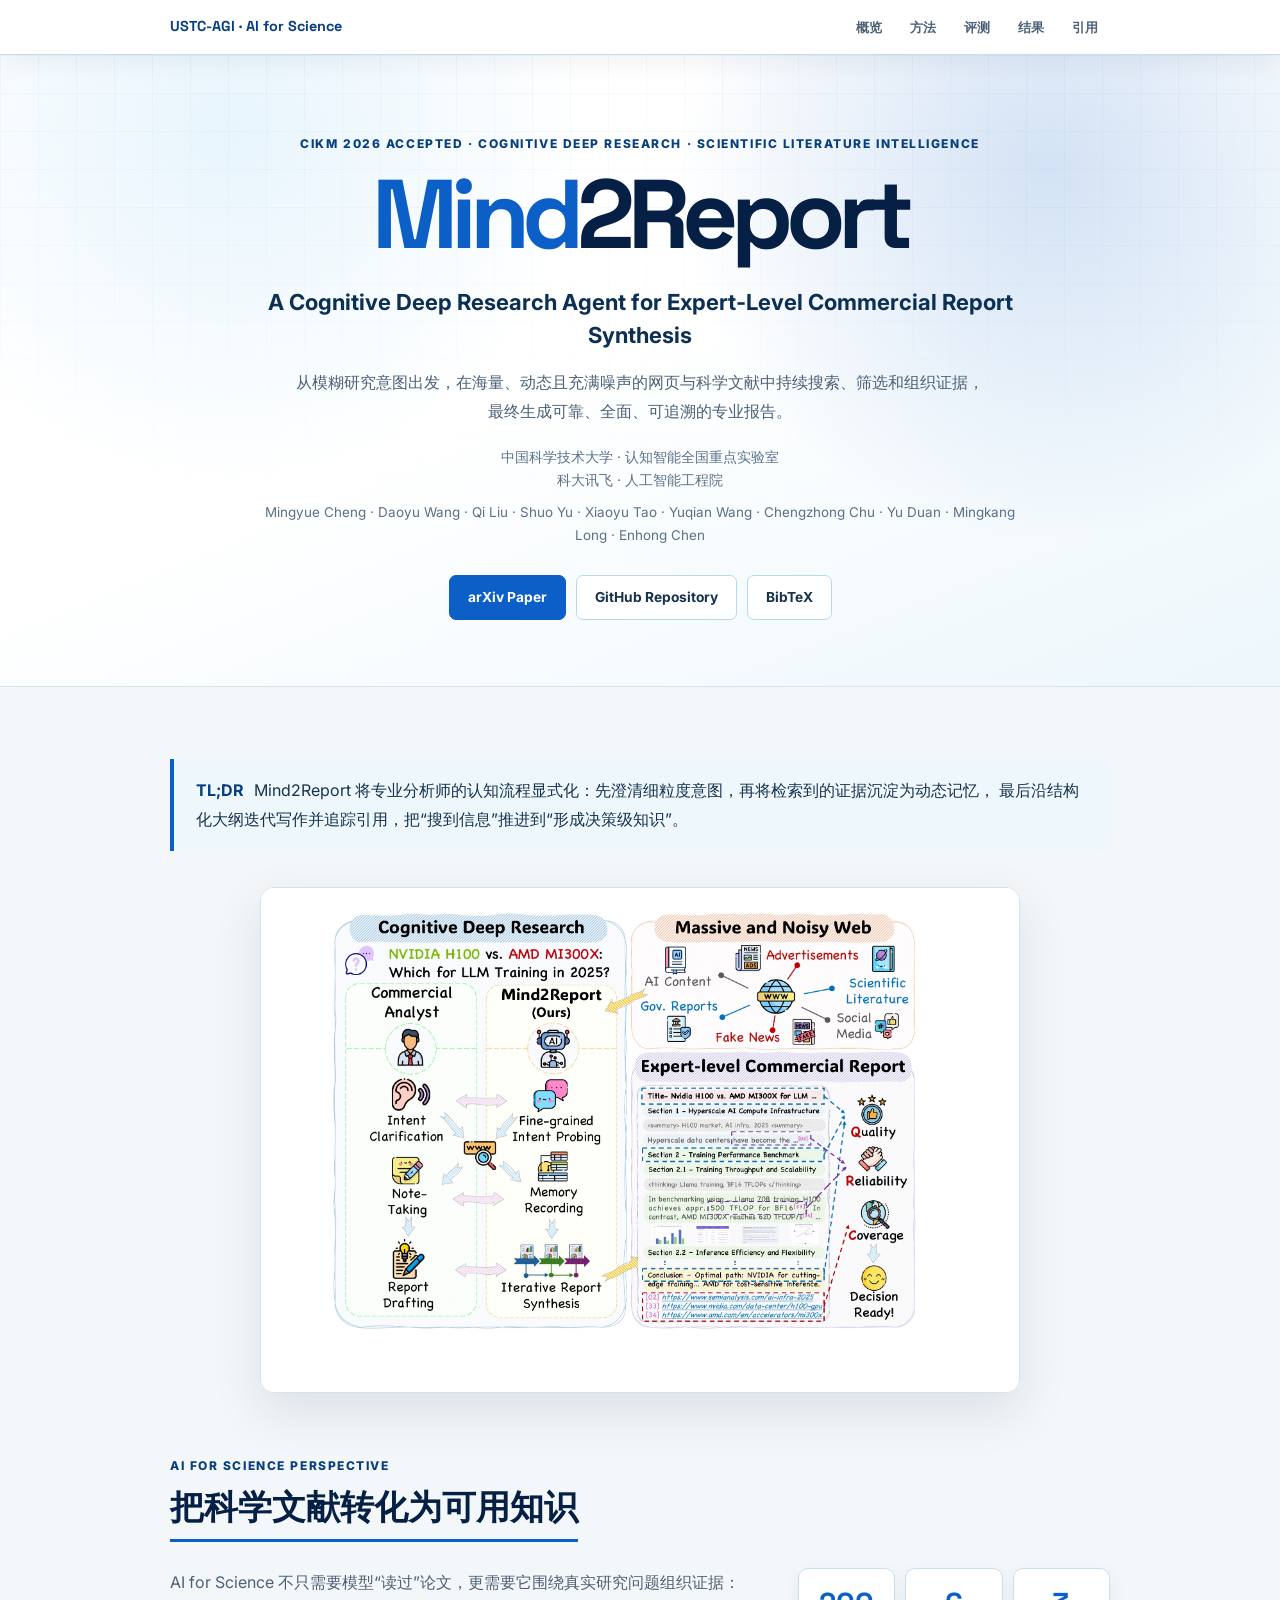
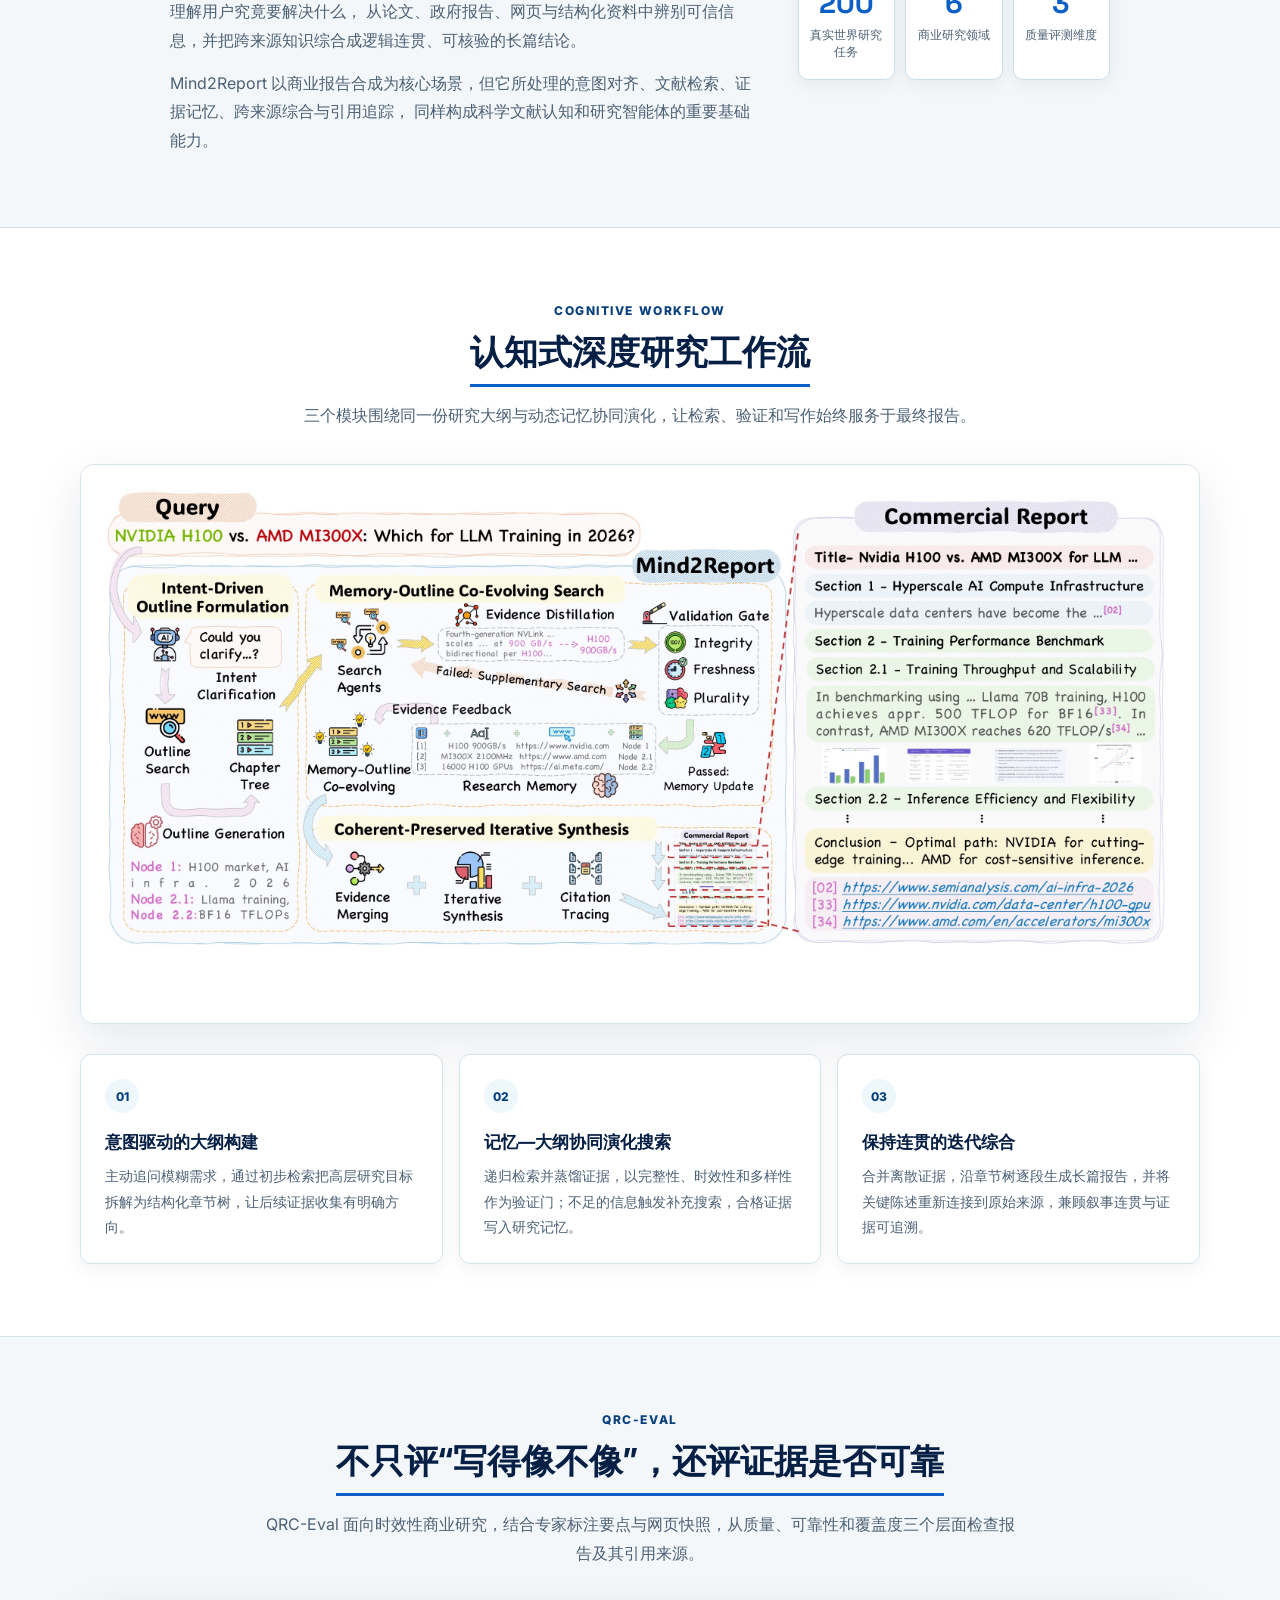
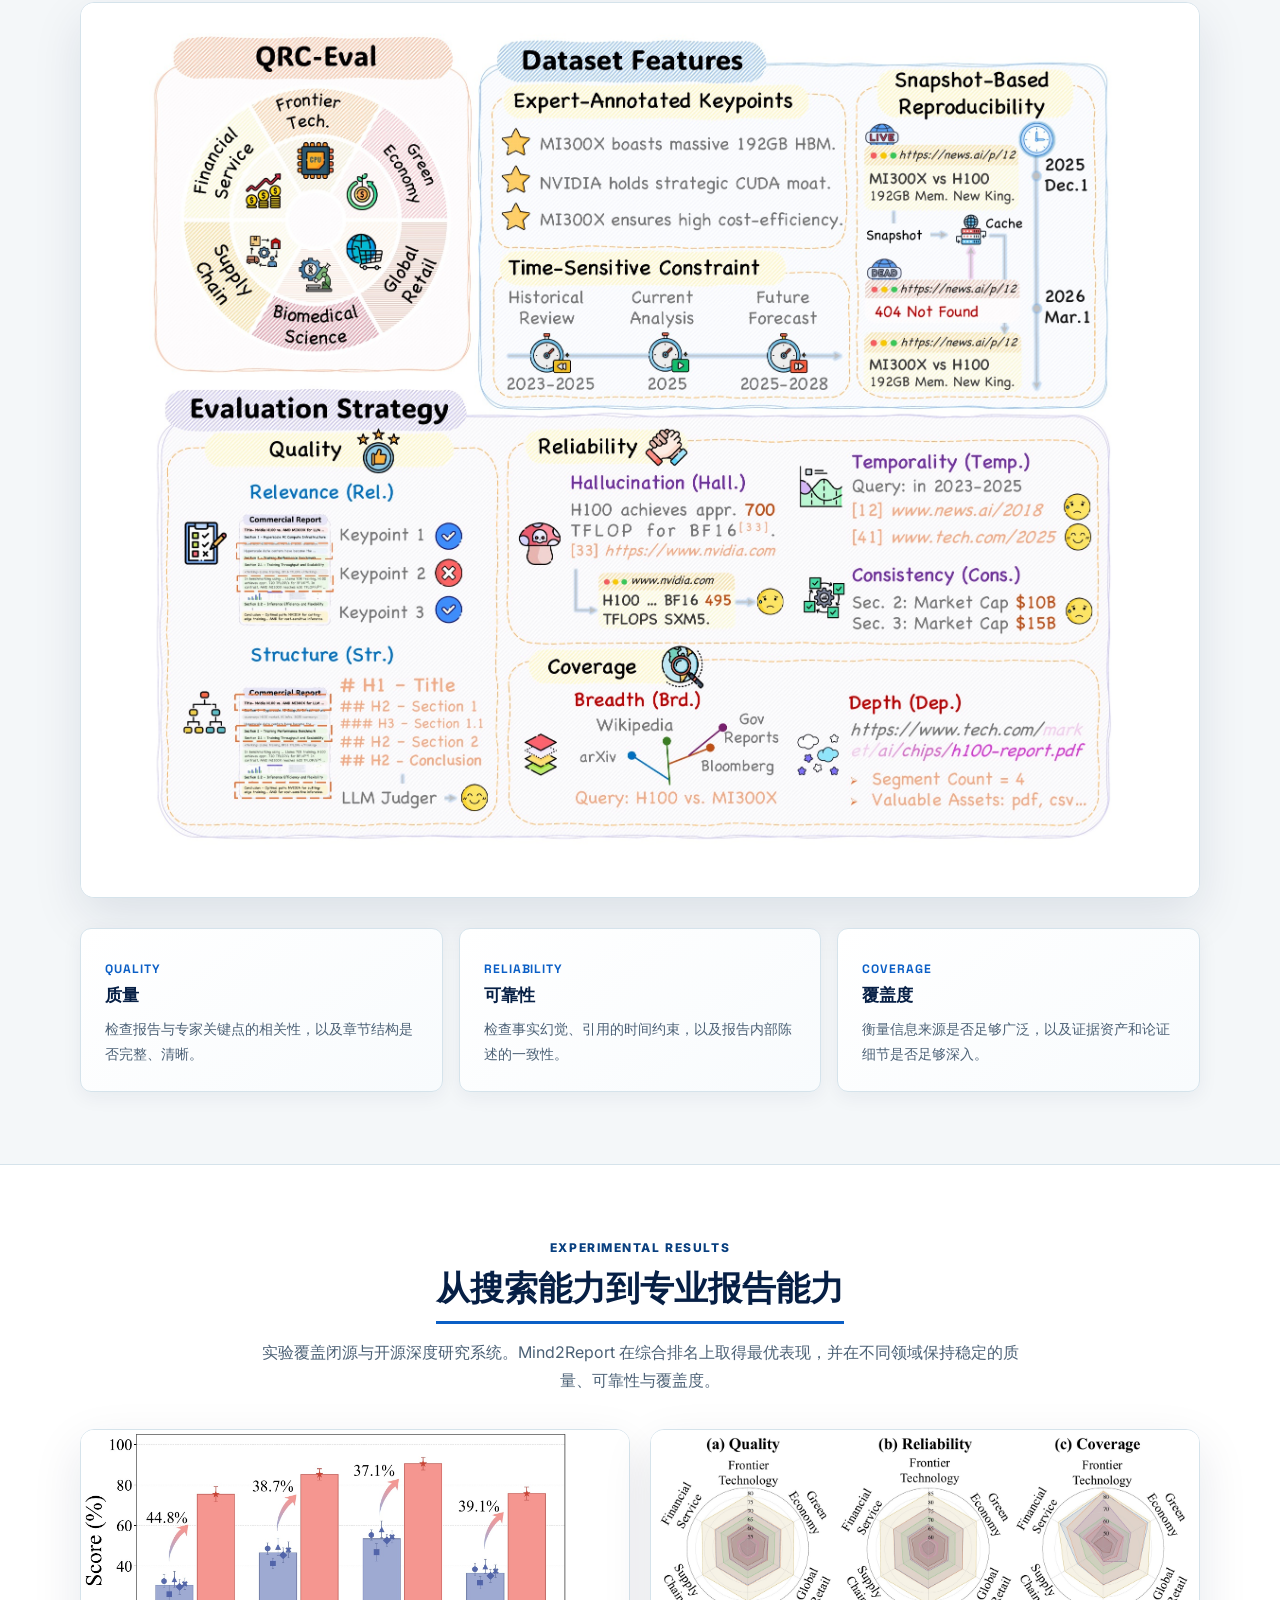
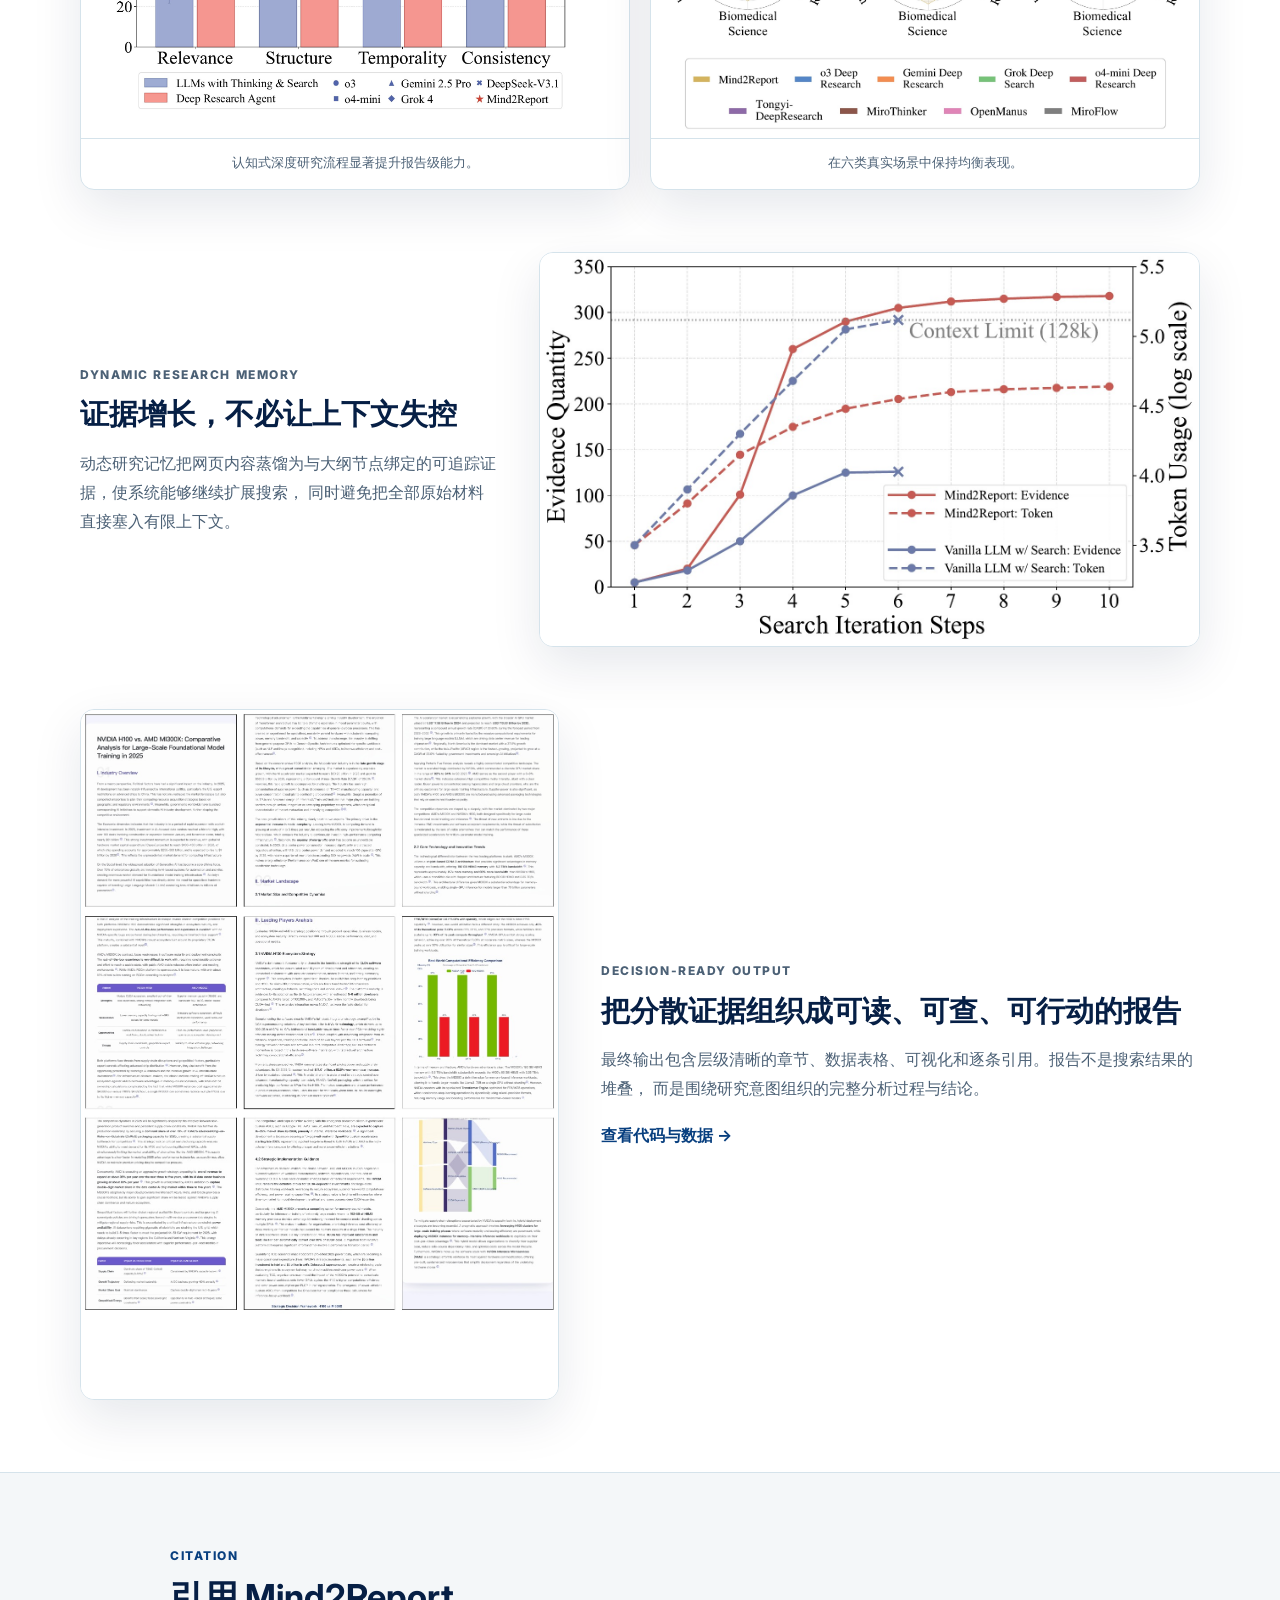
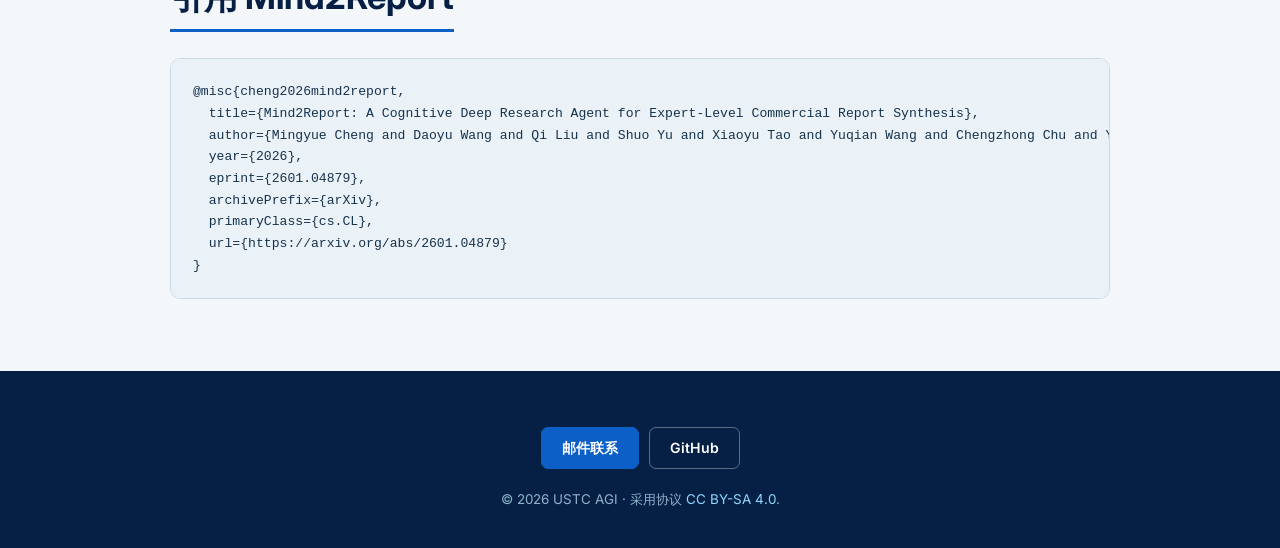
<file: mind2report/index.html>
<!DOCTYPE html>
<html lang="zh-CN">
  <head>
    <meta charset="utf-8" />
    <meta name="viewport" content="width=device-width, initial-scale=1" />
    <title>Mind2Report — CIKM 2026 Accepted</title>
    <meta
      name="description"
      content="Mind2Report 已被 CIKM 2026 接收。该认知式深度研究智能体通过意图澄清、记忆增强检索与迭代综合，将海量噪声信息转化为可靠、全面且可追溯的决策级报告。"
    />
    <meta name="theme-color" content="#fbfaf7" />
    <meta property="og:title" content="Mind2Report — CIKM 2026 Accepted" />
    <meta
      property="og:description"
      content="Accepted at CIKM 2026 · A Cognitive Deep Research Agent for Expert-Level Commercial Report Synthesis"
    />
    <meta property="og:type" content="website" />
    <meta property="og:url" content="https://ustcagi-sci.github.io/mind2report/" />
    <meta
      property="og:image"
      content="https://ustcagi-sci.github.io/mind2report/assets/1-teaser.jpg"
    />
    <meta name="twitter:card" content="summary_large_image" />
    <meta name="twitter:title" content="Mind2Report — CIKM 2026 Accepted" />
    <meta
      name="twitter:description"
      content="Accepted at CIKM 2026 · A Cognitive Deep Research Agent for Expert-Level Commercial Report Synthesis"
    />
    <meta name="twitter:image" content="https://ustcagi-sci.github.io/mind2report/assets/1-teaser.jpg" />
    <link rel="canonical" href="https://ustcagi-sci.github.io/mind2report/" />
    <link rel="icon" href="../literature-mining-logo.svg" type="image/svg+xml" />
    <link rel="preconnect" href="https://fonts.googleapis.com" />
    <link rel="preconnect" href="https://fonts.gstatic.com" crossorigin />
    <link
      href="https://fonts.googleapis.com/css2?family=Inter:wght@400;500;600;700;800&family=Space+Grotesk:wght@600;700&display=swap"
      rel="stylesheet"
    />
    <link rel="stylesheet" href="./style.css" />
  </head>
  <body>
    <nav class="nav-bar" aria-label="页面导航">
      <div class="container nav-inner">
        <a class="nav-home" href="../">USTC-AGI · AI for Science</a>
        <div class="nav-links">
          <a href="#overview">概览</a>
          <a href="#method">方法</a>
          <a href="#evaluation">评测</a>
          <a href="#results">结果</a>
          <a href="#citation">引用</a>
        </div>
      </div>
    </nav>

    <header class="hero">
      <div class="container hero-inner">
        <p class="kicker">CIKM 2026 Accepted · Cognitive Deep Research · Scientific Literature Intelligence</p>
        <h1><span>Mind</span>2Report</h1>
        <p class="paper-title">
          A Cognitive Deep Research Agent for Expert-Level Commercial Report Synthesis
        </p>
        <p class="hero-summary">
          从模糊研究意图出发，在海量、动态且充满噪声的网页与科学文献中持续搜索、筛选和组织证据，
          最终生成可靠、全面、可追溯的专业报告。
        </p>
        <p class="affiliations">
          中国科学技术大学 · 认知智能全国重点实验室<br />
          科大讯飞 · 人工智能工程院
        </p>
        <p class="authors">
          Mingyue Cheng · Daoyu Wang · Qi Liu · Shuo Yu · Xiaoyu Tao · Yuqian Wang ·
          Chengzhong Chu · Yu Duan · Mingkang Long · Enhong Chen
        </p>
        <div class="button-row">
          <a
            class="button primary"
            href="https://arxiv.org/abs/2601.04879"
            target="_blank"
            rel="noopener noreferrer"
          >
            arXiv Paper
          </a>
          <a
            class="button secondary"
            href="https://github.com/ustc-ai4science/Mind2Report"
            target="_blank"
            rel="noopener noreferrer"
          >
            GitHub Repository
          </a>
          <a class="button secondary" href="#citation">BibTeX</a>
        </div>
      </div>
    </header>

    <main>
      <section id="overview">
        <div class="container">
          <div class="tldr">
            <strong>TL;DR</strong>
            Mind2Report 将专业分析师的认知流程显式化：先澄清细粒度意图，再将检索到的证据沉淀为动态记忆，
            最后沿结构化大纲迭代写作并追踪引用，把“搜到信息”推进到“形成决策级知识”。
          </div>

          <div class="figure-card hero-figure">
            <img
              src="./assets/1-teaser.jpg"
              alt="Mind2Report 模拟商业分析师，从海量噪声网页中生成高质量、可靠、全面的专业报告"
              width="2363"
              height="2363"
            />
          </div>

          <div class="section-heading">
            <p class="section-label">AI for Science Perspective</p>
            <h2>把科学文献转化为可用知识</h2>
          </div>
          <div class="intro-grid">
            <div class="prose">
              <p>
                AI for Science 不只需要模型“读过”论文，更需要它围绕真实研究问题组织证据：理解用户究竟要解决什么，
                从论文、政府报告、网页与结构化资料中辨别可信信息，并把跨来源知识综合成逻辑连贯、可核验的长篇结论。
              </p>
              <p>
                Mind2Report 以商业报告合成为核心场景，但它所处理的意图对齐、文献检索、证据记忆、跨来源综合与引用追踪，
                同样构成科学文献认知和研究智能体的重要基础能力。
              </p>
            </div>
            <div class="stat-grid" aria-label="项目核心数据">
              <div class="stat-card">
                <strong>200</strong>
                <span>真实世界研究任务</span>
              </div>
              <div class="stat-card">
                <strong>6</strong>
                <span>商业研究领域</span>
              </div>
              <div class="stat-card">
                <strong>3</strong>
                <span>质量评测维度</span>
              </div>
            </div>
          </div>
        </div>
      </section>

      <section id="method" class="alt">
        <div class="container wide-container">
          <div class="section-heading centered">
            <p class="section-label">Cognitive Workflow</p>
            <h2>认知式深度研究工作流</h2>
            <p>
              三个模块围绕同一份研究大纲与动态记忆协同演化，让检索、验证和写作始终服务于最终报告。
            </p>
          </div>

          <div class="figure-card framework-figure">
            <img
              src="./assets/2-framework.jpg"
              alt="Mind2Report 的意图驱动大纲构建、记忆与大纲协同演化搜索、连贯性保持的迭代综合框架"
              loading="lazy"
              width="2953"
              height="1476"
            />
          </div>

          <div class="method-grid">
            <article class="method-card">
              <span>01</span>
              <h3>意图驱动的大纲构建</h3>
              <p>
                主动追问模糊需求，通过初步检索把高层研究目标拆解为结构化章节树，让后续证据收集有明确方向。
              </p>
            </article>
            <article class="method-card">
              <span>02</span>
              <h3>记忆—大纲协同演化搜索</h3>
              <p>
                递归检索并蒸馏证据，以完整性、时效性和多样性作为验证门；不足的信息触发补充搜索，合格证据写入研究记忆。
              </p>
            </article>
            <article class="method-card">
              <span>03</span>
              <h3>保持连贯的迭代综合</h3>
              <p>
                合并离散证据，沿章节树逐段生成长篇报告，并将关键陈述重新连接到原始来源，兼顾叙事连贯与证据可追溯。
              </p>
            </article>
          </div>
        </div>
      </section>

      <section id="evaluation">
        <div class="container wide-container">
          <div class="section-heading centered">
            <p class="section-label">QRC-Eval</p>
            <h2>不只评“写得像不像”，还评证据是否可靠</h2>
            <p>
              QRC-Eval 面向时效性商业研究，结合专家标注要点与网页快照，从质量、可靠性和覆盖度三个层面检查报告及其引用来源。
            </p>
          </div>
          <div class="figure-card evaluation-figure">
            <img
              src="./assets/3-evaluation.jpg"
              alt="QRC-Eval 数据集与质量、可靠性、覆盖度三维评测框架"
              loading="lazy"
              width="2363"
              height="2363"
            />
          </div>
          <div class="metric-grid">
            <article>
              <strong>Quality</strong>
              <h3>质量</h3>
              <p>检查报告与专家关键点的相关性，以及章节结构是否完整、清晰。</p>
            </article>
            <article>
              <strong>Reliability</strong>
              <h3>可靠性</h3>
              <p>检查事实幻觉、引用的时间约束，以及报告内部陈述的一致性。</p>
            </article>
            <article>
              <strong>Coverage</strong>
              <h3>覆盖度</h3>
              <p>衡量信息来源是否足够广泛，以及证据资产和论证细节是否足够深入。</p>
            </article>
          </div>
        </div>
      </section>

      <section id="results" class="alt">
        <div class="container wide-container">
          <div class="section-heading centered">
            <p class="section-label">Experimental Results</p>
            <h2>从搜索能力到专业报告能力</h2>
            <p>
              实验覆盖闭源与开源深度研究系统。Mind2Report 在综合排名上取得最优表现，并在不同领域保持稳定的质量、可靠性与覆盖度。
            </p>
          </div>

          <div class="result-grid">
            <figure class="figure-card compact-figure">
              <img
                src="./assets/4-necessity.jpg"
                alt="深度研究智能体相较带思考与搜索的大语言模型在相关性、结构、时效性和一致性上的提升"
                loading="lazy"
                width="2000"
                height="1125"
              />
              <figcaption>认知式深度研究流程显著提升报告级能力。</figcaption>
            </figure>
            <figure class="figure-card compact-figure">
              <img
                src="./assets/5-finegrained.jpg"
                alt="Mind2Report 与多个深度研究基线在六个领域的质量、可靠性和覆盖度对比"
                loading="lazy"
                width="2888"
                height="1595"
              />
              <figcaption>在六类真实场景中保持均衡表现。</figcaption>
            </figure>
          </div>

          <div class="evidence-feature">
            <div class="feature-copy">
              <p class="section-label">Dynamic Research Memory</p>
              <h3>证据增长，不必让上下文失控</h3>
              <p>
                动态研究记忆把网页内容蒸馏为与大纲节点绑定的可追踪证据，使系统能够继续扩展搜索，
                同时避免把全部原始材料直接塞入有限上下文。
              </p>
            </div>
            <figure class="figure-card compact-figure">
              <img
                src="./assets/6-efficiency.jpg"
                alt="Mind2Report 与普通带搜索大模型在检索轮数、证据数量和 token 使用上的效率对比"
                loading="lazy"
                width="1486"
                height="886"
              />
            </figure>
          </div>

          <div class="output-feature">
            <figure class="report-preview">
              <img
                src="./assets/9-report.jpg"
                alt="Mind2Report 生成的 NVIDIA H100 与 AMD MI300X 对比分析报告示例"
                loading="lazy"
                width="1125"
                height="1625"
              />
            </figure>
            <div class="feature-copy">
              <p class="section-label">Decision-Ready Output</p>
              <h3>把分散证据组织成可读、可查、可行动的报告</h3>
              <p>
                最终输出包含层级清晰的章节、数据表格、可视化和逐条引用。报告不是搜索结果的堆叠，
                而是围绕研究意图组织的完整分析过程与结论。
              </p>
              <a
                class="text-link"
                href="https://github.com/ustc-ai4science/Mind2Report"
                target="_blank"
                rel="noopener noreferrer"
              >
                查看代码与数据 →
              </a>
            </div>
          </div>
        </div>
      </section>

      <section id="citation">
        <div class="container">
          <div class="section-heading">
            <p class="section-label">Citation</p>
            <h2>引用 Mind2Report</h2>
          </div>
          <pre><code>@misc{cheng2026mind2report,
  title={Mind2Report: A Cognitive Deep Research Agent for Expert-Level Commercial Report Synthesis},
  author={Mingyue Cheng and Daoyu Wang and Qi Liu and Shuo Yu and Xiaoyu Tao and Yuqian Wang and Chengzhong Chu and Yu Duan and Mingkang Long and Enhong Chen},
  year={2026},
  eprint={2601.04879},
  archivePrefix={arXiv},
  primaryClass={cs.CL},
  url={https://arxiv.org/abs/2601.04879}
}</code></pre>
        </div>
      </section>
    </main>

    <footer id="contact" class="footer">
      <div class="footer-actions">
        <a class="btn primary" href="mailto:mycheng@ustc.edu.cn" data-i18n="footer.email">邮件联系</a>
        <a class="btn ghost" href="https://github.com/ustc-ai4science" target="_blank" rel="noopener noreferrer">GitHub</a>
      </div>
      <p class="footer-note">
        © <span id="year"></span> <span data-i18n="footer.note">USTC AGI · 采用协议</span>
        <a href="https://creativecommons.org/licenses/by-sa/4.0/" target="_blank" rel="license noopener noreferrer">CC BY-SA 4.0</a>.
      </p>
    </footer>

    <script>
      document.getElementById("year").textContent = new Date().getFullYear();
    </script>
  </body>
</html>
</file>
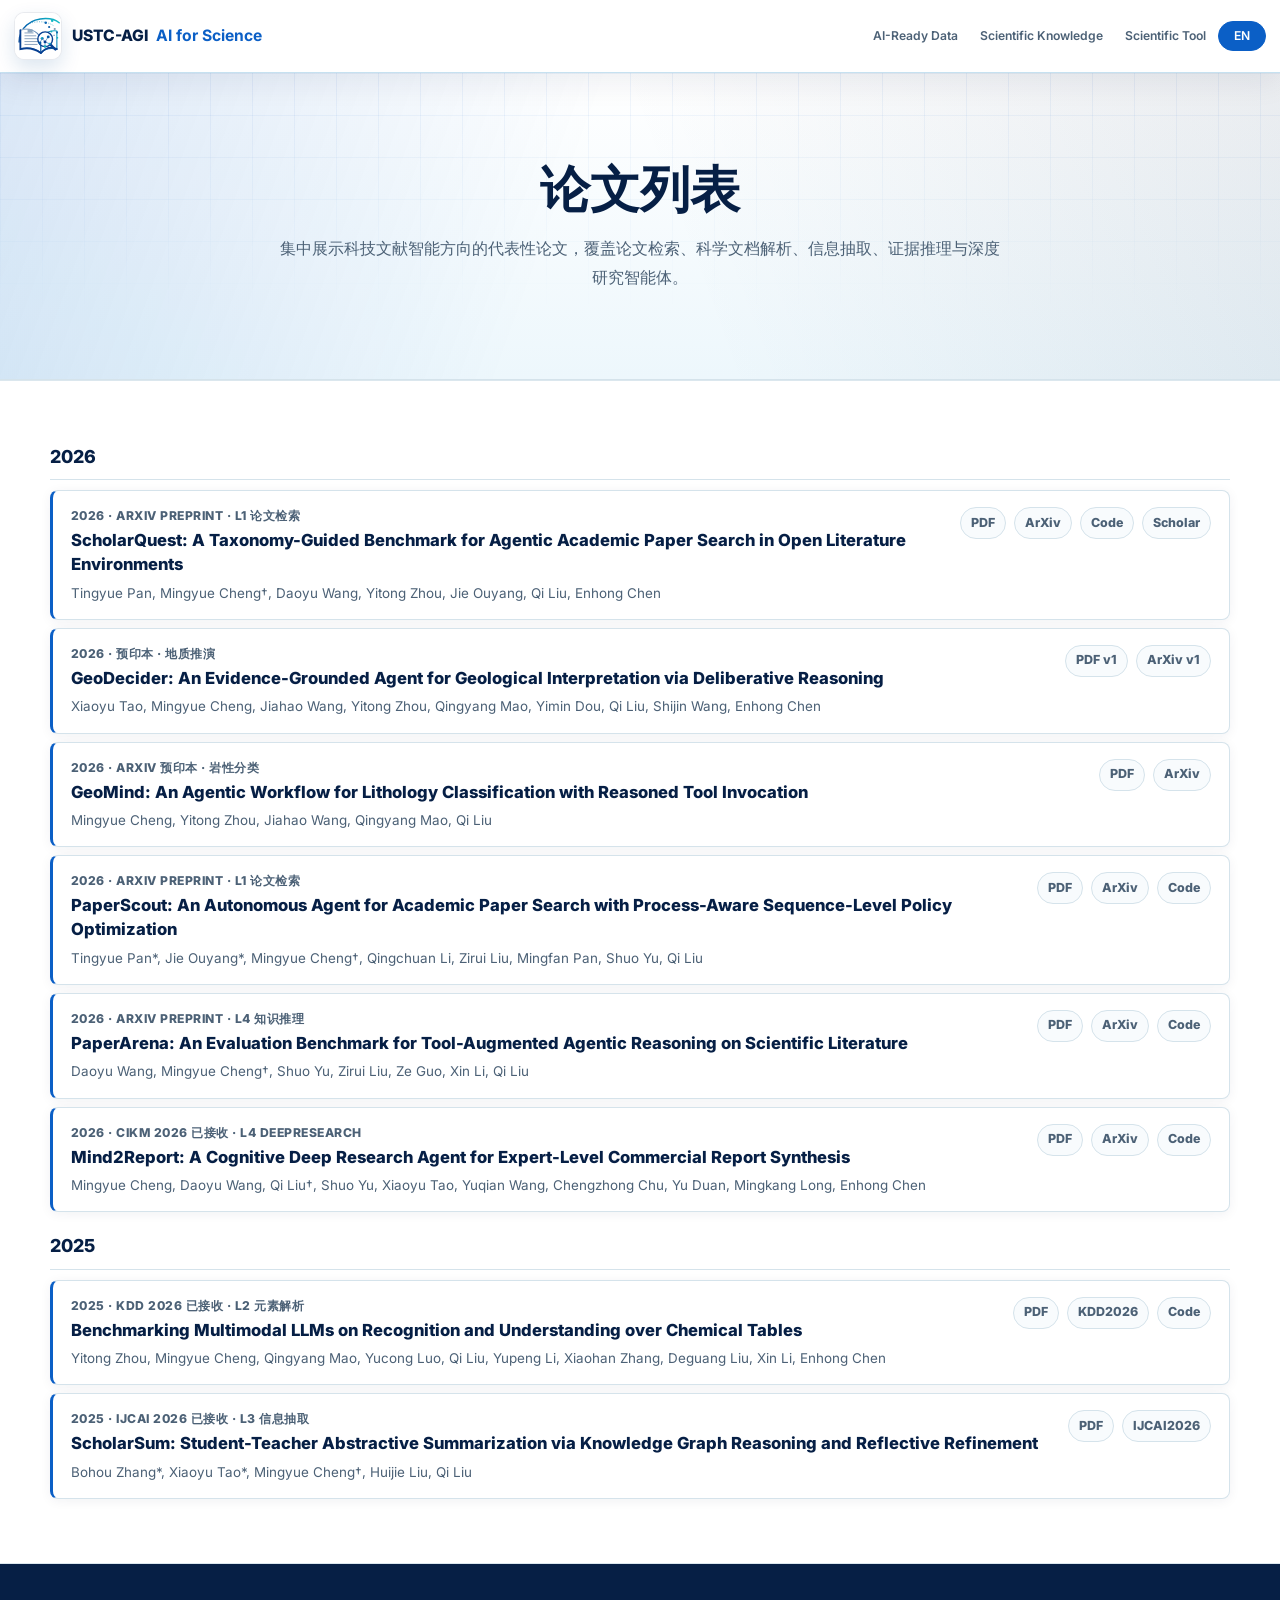
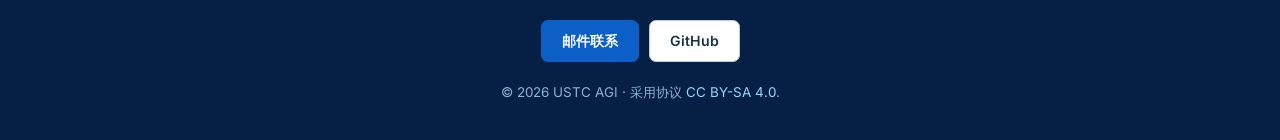
<file: papers/index.html>
<!DOCTYPE html>
<html lang="zh-CN" data-language="zh">
  <head>
    <meta charset="utf-8" />
    <meta name="viewport" content="width=device-width, initial-scale=1" />
    <title>论文列表 | 科技文献智能</title>
    <meta
      name="description"
      content="中国科大 AGI 团队科技文献智能方向代表性论文列表，覆盖论文检索、科学文档解析、信息抽取、证据推理与深度研究智能体。"
    />
    <meta name="theme-color" content="#ffffff" />
    <meta property="og:title" content="论文列表 | 科技文献智能" />
    <meta
      property="og:description"
      content="中国科大 AGI 团队科技文献智能方向代表性论文列表，覆盖论文检索、科学文档解析、信息抽取、证据推理与深度研究智能体。"
    />
    <meta property="og:type" content="website" />
    <meta property="og:url" content="https://ustcagi-sci.github.io/papers/" />
    <meta property="og:image" content="https://ustcagi-sci.github.io/literature-mining-logo.svg" />
    <meta name="twitter:card" content="summary" />
    <meta name="twitter:title" content="论文列表 | 科技文献智能" />
    <meta
      name="twitter:description"
      content="中国科大 AGI 团队科技文献智能方向代表性论文列表。"
    />
    <meta name="twitter:image" content="https://ustcagi-sci.github.io/literature-mining-logo.svg" />
    <link rel="canonical" href="https://ustcagi-sci.github.io/papers/" />
    <link rel="icon" href="../literature-mining-logo.svg" type="image/svg+xml" />
    <link rel="preconnect" href="https://fonts.googleapis.com" />
    <link rel="preconnect" href="https://fonts.gstatic.com" crossorigin />
    <link
      href="https://fonts.googleapis.com/css2?family=Inter:wght@400;500;600;700&family=Space+Grotesk:wght@500;600&display=swap"
      rel="stylesheet"
    />
    <link rel="stylesheet" href="../ref.css" />
  </head>
  <body>
    <nav class="nav">
      <div class="nav-inner">
        <a class="logo" href="../index.html" aria-label="USTC-AGI AI for Science">
          <span class="logo-mark" aria-hidden="true">
            <img src="../literature-mining-logo.svg" alt="" />
          </span>
          <span class="logo-copy">
            <span class="logo-title" data-i18n="brand.title">USTC-AGI</span>
            <span class="logo-subtitle" data-i18n="brand.subtitle">AI for Science</span>
          </span>
        </a>
        <div class="nav-links">
          <a href="../ai_ready_data/" data-i18n="nav.aiReadyData">AI-Ready Data</a>
          <a href="../knowledge_memory/" data-i18n="nav.knowledge">Scientific Knowledge</a>
          <a href="../scistar/" data-i18n="nav.scientificTool">Scientific Tool</a>
          <span class="nav-break" aria-hidden="true"></span>
          <button
            class="language-toggle"
            id="language-toggle"
            type="button"
            aria-label="Switch to English"
            aria-pressed="true"
          >
            EN
          </button>
        </div>
      </div>
    </nav>

    <header id="top" class="hero">
      <div class="hero-content">
        <h1 data-i18n="hero.title">论文列表</h1>
        <p class="hero-subtitle" data-i18n="hero.subtitle">
          集中展示科技文献智能方向的代表性论文，覆盖论文检索、科学文档解析、信息抽取、证据推理与深度研究智能体。
        </p>
      </div>
    </header>

    <main>
      <section id="paper-list" class="section highlights">
        <div class="publication-list">
          <section class="paper-year" aria-labelledby="papers-2026">
            <div class="paper-year-header">
              <h2 id="papers-2026" data-i18n="year.2026">2026</h2>
            </div>
            <div class="paper-items">
              <article class="paper-card">
                <div>
                  <p class="paper-meta" data-i18n="papers.scholarquest.meta">2026 · arXiv Preprint · L1 Paper Search</p>
                  <h3>ScholarQuest: A Taxonomy-Guided Benchmark for Agentic Academic Paper Search in Open Literature Environments</h3>
                  <p class="paper-authors">Tingyue Pan, Mingyue Cheng†, Daoyu Wang, Yitong Zhou, Jie Ouyang, Qi Liu, Enhong Chen</p>
                </div>
                <div class="paper-links">
                  <a href="https://arxiv.org/pdf/2606.20235" target="_blank" rel="noopener noreferrer">PDF</a>
                  <a href="https://arxiv.org/abs/2606.20235" target="_blank" rel="noopener noreferrer">ArXiv</a>
                  <a href="https://github.com/pty12345/ScholarQuest" target="_blank" rel="noopener noreferrer">Code</a>
                  <a href="https://scholar.google.com/citations?view_op=view_citation&amp;hl=zh-CN&amp;user=74IhSx8AAAAJ&amp;sortby=pubdate&amp;citation_for_view=74IhSx8AAAAJ:zGdJYJv2LkUC" target="_blank" rel="noopener noreferrer">Scholar</a>
                </div>
              </article>

              <article class="paper-card">
                <div>
                  <p class="paper-meta" data-i18n="papers.geodecider.meta">2026 · Preprint · Geological Reasoning</p>
                  <h3>GeoDecider: An Evidence-Grounded Agent for Geological Interpretation via Deliberative Reasoning</h3>
                  <p class="paper-authors">Xiaoyu Tao, Mingyue Cheng, Jiahao Wang, Yitong Zhou, Qingyang Mao, Yimin Dou, Qi Liu, Shijin Wang, Enhong Chen</p>
                </div>
                <div class="paper-links">
                  <a href="https://arxiv.org/pdf/2605.03383" target="_blank" rel="noopener noreferrer">PDF v1</a>
                  <a href="https://arxiv.org/abs/2605.03383" target="_blank" rel="noopener noreferrer">ArXiv v1</a>
                </div>
              </article>

              <article class="paper-card">
                <div>
                  <p class="paper-meta" data-i18n="papers.geomind.meta">2026 · arXiv Preprint · Lithology Classification</p>
                  <h3>GeoMind: An Agentic Workflow for Lithology Classification with Reasoned Tool Invocation</h3>
                  <p class="paper-authors">Mingyue Cheng, Yitong Zhou, Jiahao Wang, Qingyang Mao, Qi Liu</p>
                </div>
                <div class="paper-links">
                  <a href="https://arxiv.org/pdf/2604.21501" target="_blank" rel="noopener noreferrer">PDF</a>
                  <a href="https://arxiv.org/abs/2604.21501" target="_blank" rel="noopener noreferrer">ArXiv</a>
                </div>
              </article>

              <article class="paper-card">
                <div>
                  <p class="paper-meta" data-i18n="papers.paperscout.meta">2026 · arXiv Preprint · L1 Paper Search</p>
                  <h3>PaperScout: An Autonomous Agent for Academic Paper Search with Process-Aware Sequence-Level Policy Optimization</h3>
                  <p class="paper-authors">Tingyue Pan*, Jie Ouyang*, Mingyue Cheng†, Qingchuan Li, Zirui Liu, Mingfan Pan, Shuo Yu, Qi Liu</p>
                </div>
                <div class="paper-links">
                  <a href="../pdfs/PaperScout-%20An%20Autonomous%20Agent%20for%20Academic%20Paper%20Search%20with%20Process-Aware%20Sequence-Level%20Policy%20Optimization.pdf" target="_blank" rel="noopener noreferrer">PDF</a>
                  <a href="https://arxiv.org/abs/2601.10029v1" target="_blank" rel="noopener noreferrer">ArXiv</a>
                  <a href="https://github.com/AgentR1/PaperScout" target="_blank" rel="noopener noreferrer">Code</a>
                </div>
              </article>

              <article class="paper-card">
                <div>
                  <p class="paper-meta" data-i18n="papers.paperarena.meta">2026 · arXiv Preprint · L4 Knowledge Reasoning</p>
                  <h3>PaperArena: An Evaluation Benchmark for Tool-Augmented Agentic Reasoning on Scientific Literature</h3>
                  <p class="paper-authors">Daoyu Wang, Mingyue Cheng†, Shuo Yu, Zirui Liu, Ze Guo, Xin Li, Qi Liu</p>
                </div>
                <div class="paper-links">
                  <a href="../pdfs/PaperArena-%20An%20Evaluation%20Benchmark%20for%20Tool-Augmented%20Agentic%20Reasoning%20on%20Scientific%20Literature.pdf" target="_blank" rel="noopener noreferrer">PDF</a>
                  <a href="https://arxiv.org/abs/2510.10909v4" target="_blank" rel="noopener noreferrer">ArXiv</a>
                  <a href="https://github.com/ustc-ai4science/PaperArena" target="_blank" rel="noopener noreferrer">Code</a>
                </div>
              </article>

              <article class="paper-card">
                <div>
                  <p class="paper-meta" data-i18n="papers.mind2report.meta">2026 · CIKM 2026 Accepted · L4 DeepResearch</p>
                  <h3>Mind2Report: A Cognitive Deep Research Agent for Expert-Level Commercial Report Synthesis</h3>
                  <p class="paper-authors">Mingyue Cheng, Daoyu Wang, Qi Liu†, Shuo Yu, Xiaoyu Tao, Yuqian Wang, Chengzhong Chu, Yu Duan, Mingkang Long, Enhong Chen</p>
                </div>
                <div class="paper-links">
                  <a href="../pdfs/Mind2Report-%20A%20Cognitive%20Deep%20Research%20Agent%20for%20Expert-Level%20Commercial%20Report%20Synthesis.pdf" target="_blank" rel="noopener noreferrer">PDF</a>
                  <a href="https://arxiv.org/abs/2601.04879v1" target="_blank" rel="noopener noreferrer">ArXiv</a>
                  <a href="https://github.com/ustc-ai4science/Mind2Report" target="_blank" rel="noopener noreferrer">Code</a>
                </div>
              </article>
            </div>
          </section>

          <section class="paper-year" aria-labelledby="papers-2025">
            <div class="paper-year-header">
              <h2 id="papers-2025" data-i18n="year.2025">2025</h2>
            </div>
            <div class="paper-items">
              <article class="paper-card">
                <div>
                  <p class="paper-meta" data-i18n="papers.chemtable.meta">2025 · KDD 2026 Accepted · L2 Element Interpretation</p>
                  <h3>Benchmarking Multimodal LLMs on Recognition and Understanding over Chemical Tables</h3>
                  <p class="paper-authors">Yitong Zhou, Mingyue Cheng, Qingyang Mao, Yucong Luo, Qi Liu, Yupeng Li, Xiaohan Zhang, Deguang Liu, Xin Li, Enhong Chen</p>
                </div>
                <div class="paper-links">
                  <a href="../pdfs/Benchmarking%20Multimodal%20LLMs%20on%20Recognition%20and%20Understanding%20over%20Chemical%20Tables.pdf" target="_blank" rel="noopener noreferrer">PDF</a>
                  <a href="https://arxiv.org/abs/2506.11375v2" target="_blank" rel="noopener noreferrer">KDD2026</a>
                  <a href="https://github.com/ustc-ai4science/ChemTable" target="_blank" rel="noopener noreferrer">Code</a>
                </div>
              </article>

              <article class="paper-card">
                <div>
                  <p class="paper-meta" data-i18n="papers.scholarsum.meta">2025 · IJCAI 2026 Accepted · L3 Information Extraction</p>
                  <h3>ScholarSum: Student-Teacher Abstractive Summarization via Knowledge Graph Reasoning and Reflective Refinement</h3>
                  <p class="paper-authors" data-i18n="papers.scholarsum.authors">Bohou Zhang*, Xiaoyu Tao*, Mingyue Cheng†, Huijie Liu, Qi Liu</p>
                </div>
                <div class="paper-links">
                  <a href="../pdfs/ScholarSum-%20Student-Teacher%20Abstractive%20Summarization%20via%20Knowledge%20Graph%20Reasoning%20and%20Reflective%20Refinement.pdf" target="_blank" rel="noopener noreferrer">PDF</a>
                  <a href="https://openreview.net/pdf?id=pLvGIKeZtJ" target="_blank" rel="noopener noreferrer">IJCAI2026</a>
                </div>
              </article>
            </div>
          </section>
        </div>
      </section>
    </main>

    <footer id="contact" class="footer">
      <div class="footer-actions">
        <a class="btn primary" href="mailto:mycheng@ustc.edu.cn" data-i18n="footer.email">邮件联系</a>
        <a class="btn ghost" href="https://github.com/ustc-ai4science" target="_blank" rel="noopener noreferrer">GitHub</a>
      </div>
      <p class="footer-note">
        © <span id="year"></span> <span data-i18n="footer.note">USTC AGI · 采用协议</span>
        <a href="https://creativecommons.org/licenses/by-sa/4.0/" target="_blank" rel="license noopener noreferrer">CC BY-SA 4.0</a>.
      </p>
    </footer>

    <script>
      const translations = {
        en: {
          "meta.title": "Publications | Scientific Literature Intelligence",
          "meta.description":
            "Representative publications from USTC AGI on scientific literature intelligence, covering paper search, scientific document parsing, information extraction, evidence reasoning, and deep research agents.",
          "brand.title": "USTC-AGI",
          "brand.subtitle": "AI for Science",
          "nav.knowledge": "Scientific Knowledge",
          "nav.aiReadyData": "AI-Ready Data",
          "nav.scientificTool": "Scientific Tool",
          "nav.data": "Scientific Data Modeling",
          "nav.inference": "Scientific Inference Agent",
          "nav.aiScientist": "AI Scientist",
          "nav.aiScience": "Science of AI",
          "nav.projects": "Open Source",
          "nav.papers": "Publications",
          "hero.title": "Publication List",
          "hero.subtitle":
            "Representative publications on scientific literature intelligence, spanning paper search, scientific document parsing, information extraction, evidence reasoning, and deep research agents.",
          "year.2026": "2026",
          "year.2025": "2025",
          "papers.scholarquest.meta": "2026 · arXiv Preprint · L1 Paper Search",
          "papers.geodecider.meta": "2026 · Preprint · Geological Reasoning",
          "papers.geomind.meta": "2026 · arXiv Preprint · Lithology Classification",
          "papers.paperscout.meta": "2026 · arXiv Preprint · L1 Paper Search",
          "papers.paperarena.meta": "2026 · arXiv Preprint · L4 Knowledge Reasoning",
          "papers.mind2report.meta": "2026 · CIKM 2026 Accepted · L4 DeepResearch",
          "papers.chemtable.meta": "2025 · KDD 2026 Accepted · L2 Element Interpretation",
          "papers.scholarsum.meta": "2025 · IJCAI 2026 Accepted · L3 Information Extraction",
          "papers.scholarsum.authors": "Bohou Zhang*, Xiaoyu Tao*, Mingyue Cheng†, Huijie Liu, Qi Liu",
          "footer.email": "Email Us",
          "footer.note": "USTC AGI · Licensed under"
        },
        zh: {
          "meta.title": "论文列表 | 科技文献智能",
          "meta.description":
            "中国科大 AGI 团队科技文献智能方向代表性论文列表，覆盖论文检索、科学文档解析、信息抽取、证据推理与深度研究智能体。",
          "brand.title": "USTC-AGI",
          "brand.subtitle": "AI for Science",
          "nav.knowledge": "Scientific Knowledge",
          "nav.aiReadyData": "AI-Ready Data",
          "nav.scientificTool": "Scientific Tool",
          "nav.data": "科学数据建模",
          "nav.inference": "科学推演智能体",
          "nav.aiScientist": "AI Scientist",
          "nav.aiScience": "Science of AI",
          "nav.projects": "开源项目",
          "nav.papers": "论文列表",
          "hero.title": "论文列表",
          "hero.subtitle":
            "集中展示科技文献智能方向的代表性论文，覆盖论文检索、科学文档解析、信息抽取、证据推理与深度研究智能体。",
          "year.2026": "2026",
          "year.2025": "2025",
          "papers.scholarquest.meta": "2026 · arXiv Preprint · L1 论文检索",
          "papers.geodecider.meta": "2026 · 预印本 · 地质推演",
          "papers.geomind.meta": "2026 · arXiv 预印本 · 岩性分类",
          "papers.paperscout.meta": "2026 · arXiv Preprint · L1 论文检索",
          "papers.paperarena.meta": "2026 · arXiv Preprint · L4 知识推理",
          "papers.mind2report.meta": "2026 · CIKM 2026 已接收 · L4 DeepResearch",
          "papers.chemtable.meta": "2025 · KDD 2026 已接收 · L2 元素解析",
          "papers.scholarsum.meta": "2025 · IJCAI 2026 已接收 · L3 信息抽取",
          "papers.scholarsum.authors": "Bohou Zhang*, Xiaoyu Tao*, Mingyue Cheng†, Huijie Liu, Qi Liu",
          "footer.email": "邮件联系",
          "footer.note": "USTC AGI · 采用协议"
        }
      };

      const getStoredLanguage = () => {
        try {
          return localStorage.getItem("preferredLanguage");
        } catch {
          return null;
        }
      };

      const storeLanguage = (language) => {
        try {
          localStorage.setItem("preferredLanguage", language);
        } catch {
          // Ignore storage restrictions in private or file-based browsing modes.
        }
      };

      const getInitialLanguage = () => {
        const params = new URLSearchParams(window.location.search);
        const requestedLanguage = params.get("lang");

        if (translations[requestedLanguage]) {
          return requestedLanguage;
        }

        const storedLanguage = getStoredLanguage();
        return translations[storedLanguage] ? storedLanguage : "zh";
      };

      const setLanguage = (language, persist = false) => {
        const copy = translations[language] || translations.en;
        const toggle = document.getElementById("language-toggle");
        const description = document.querySelector('meta[name="description"]');

        document.documentElement.lang = language === "zh" ? "zh-CN" : "en";
        document.documentElement.dataset.language = language;
        document.title = copy["meta.title"];

        if (description) {
          description.setAttribute("content", copy["meta.description"]);
        }

        document.querySelectorAll("[data-i18n]").forEach((element) => {
          const key = element.dataset.i18n;
          if (copy[key]) {
            element.textContent = copy[key];
          }
        });

        if (toggle) {
          const isChinese = language === "zh";
          toggle.textContent = isChinese ? "EN" : "中文";
          toggle.setAttribute("aria-pressed", String(isChinese));
          toggle.setAttribute("aria-label", isChinese ? "Switch to English" : "切换到中文版");
        }

        if (persist) {
          storeLanguage(language);
        }
      };

      document.getElementById("year").textContent = new Date().getFullYear();
      setLanguage(getInitialLanguage());
      document.getElementById("language-toggle").addEventListener("click", () => {
        const nextLanguage = document.documentElement.dataset.language === "zh" ? "en" : "zh";
        setLanguage(nextLanguage, true);
      });
    </script>
  </body>
</html>
</file>
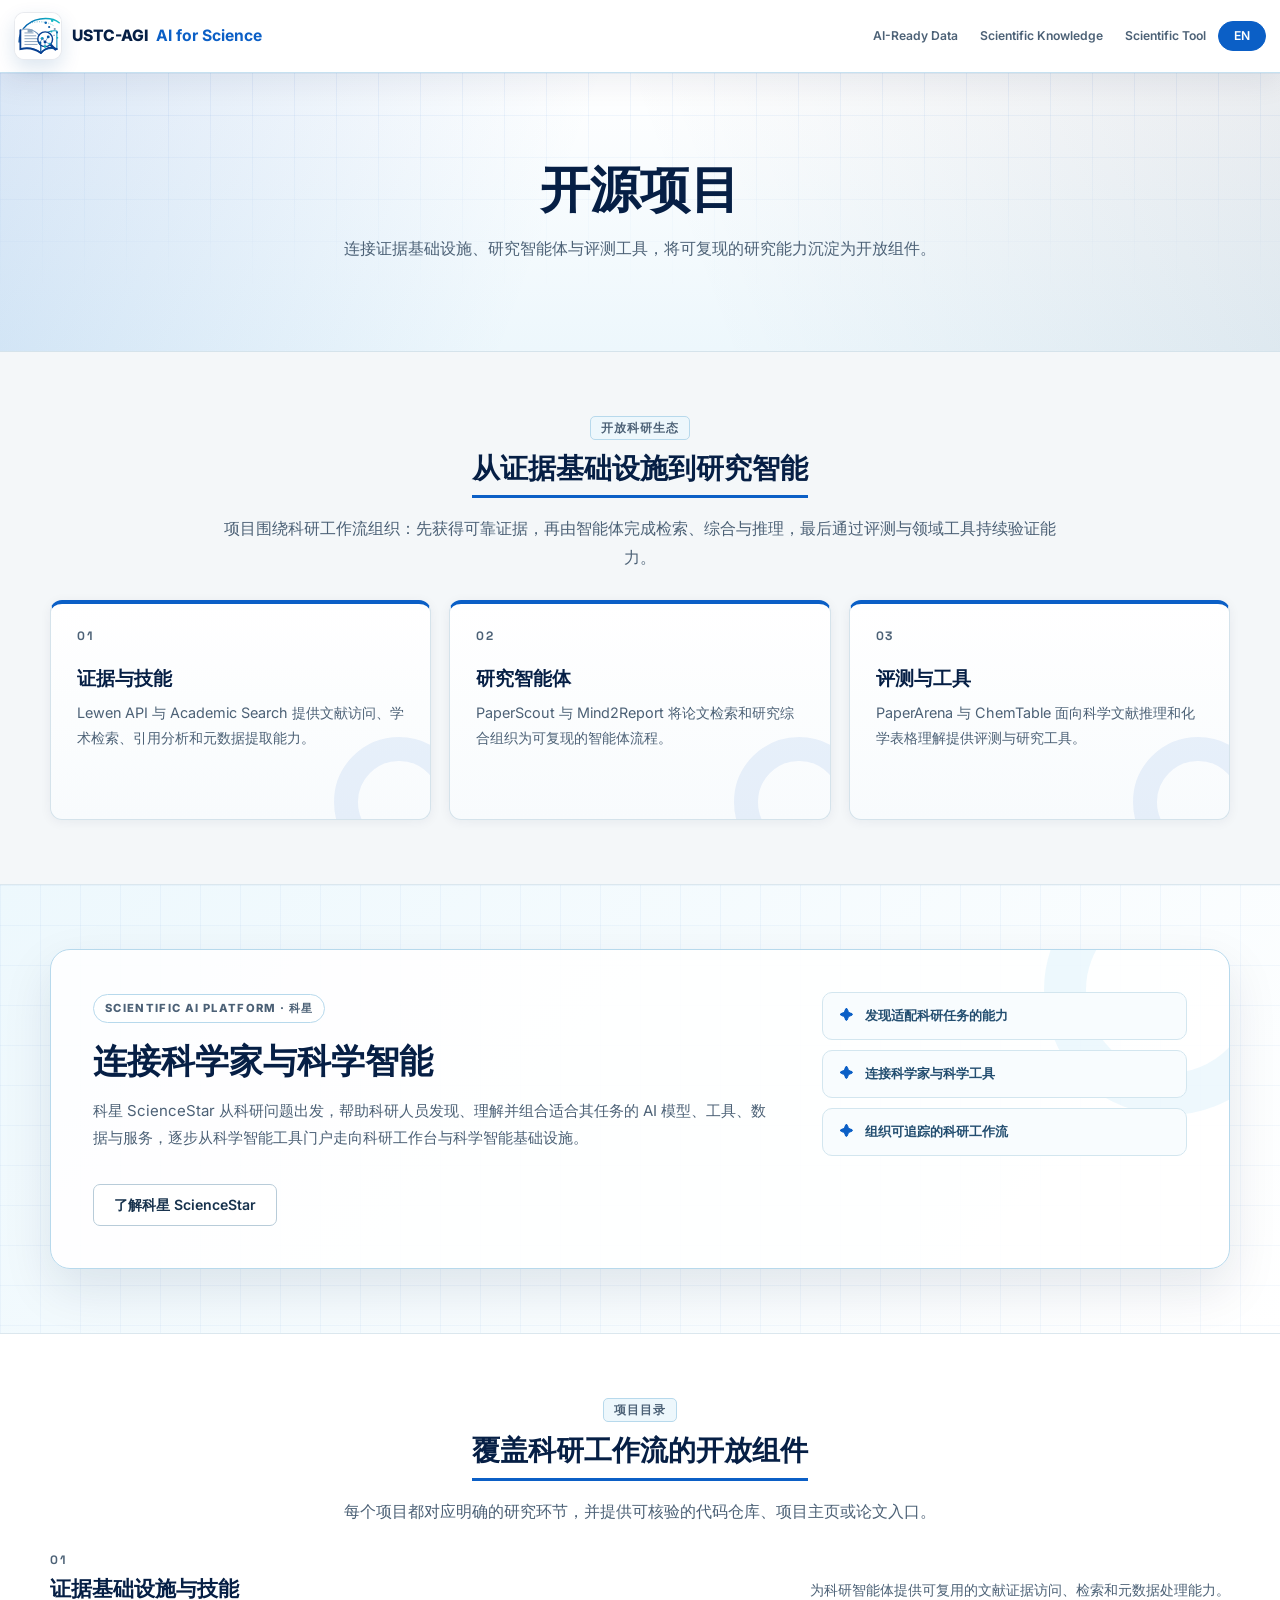
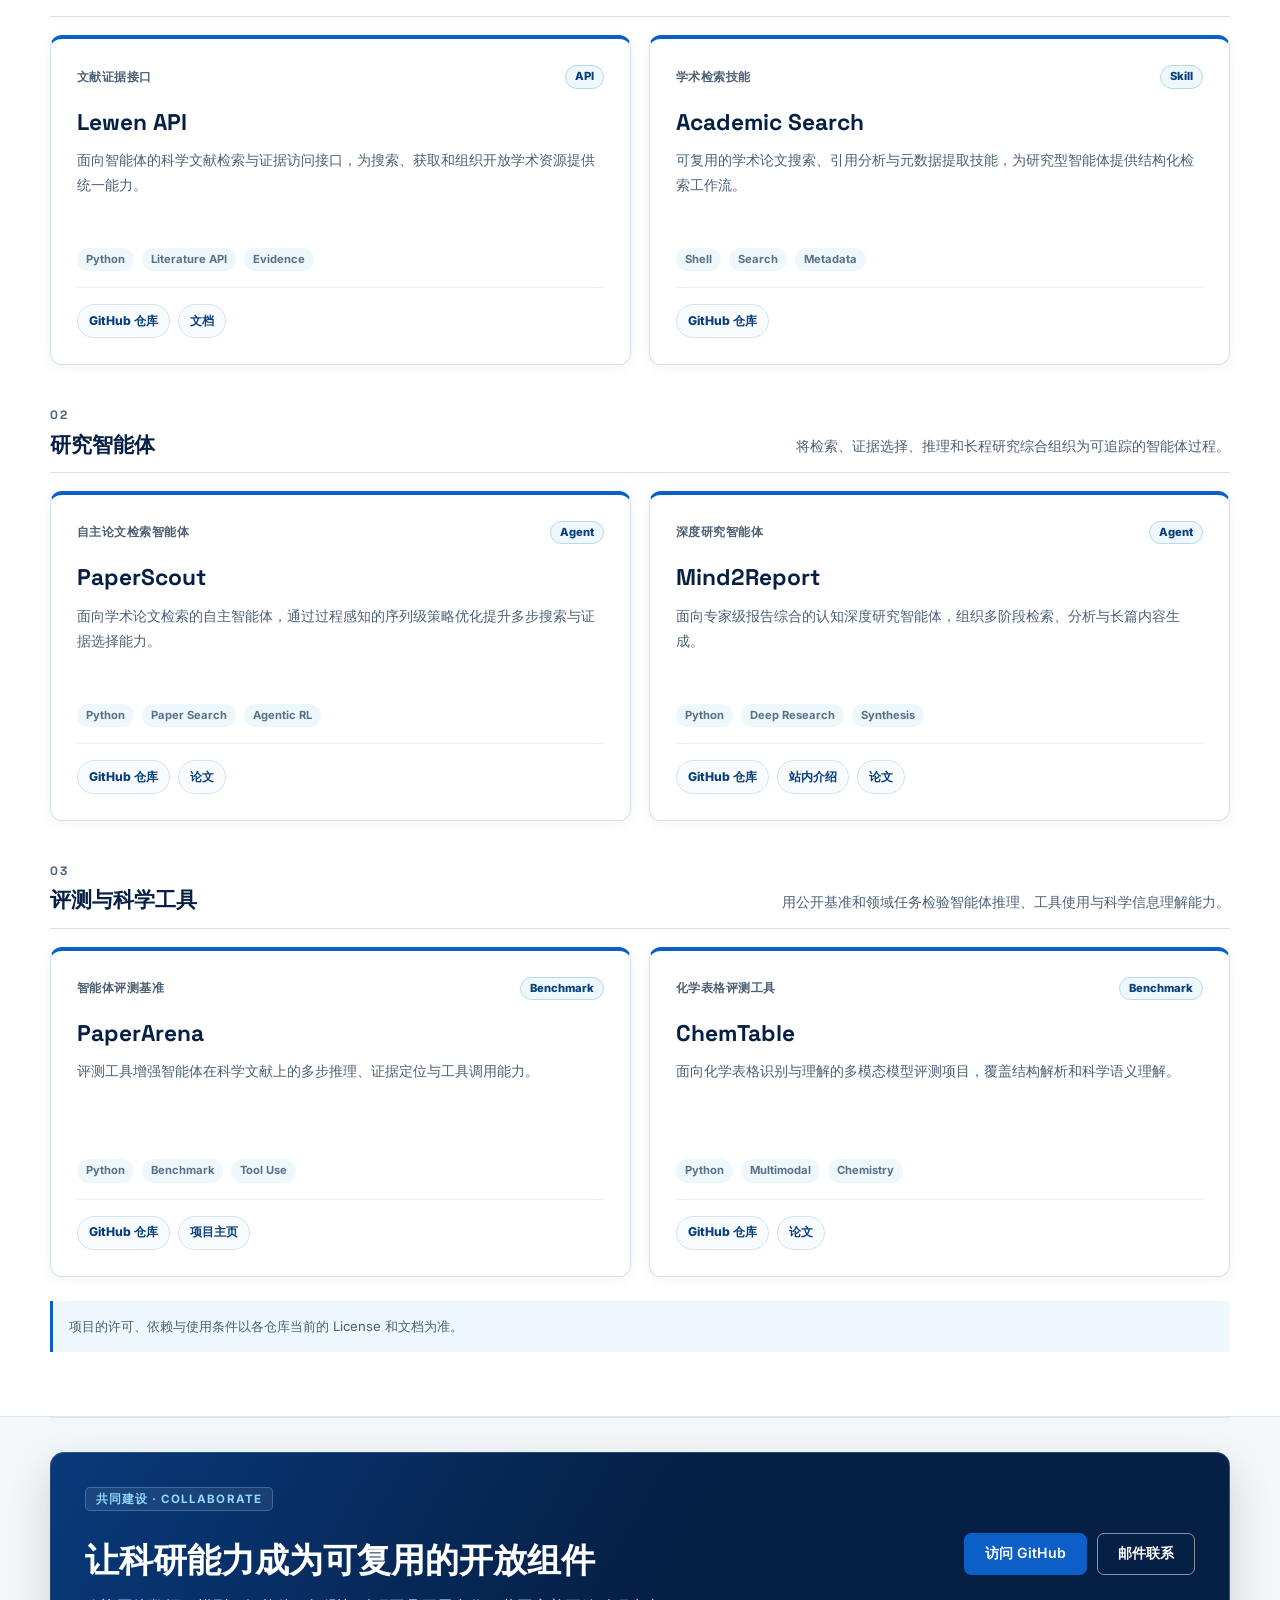
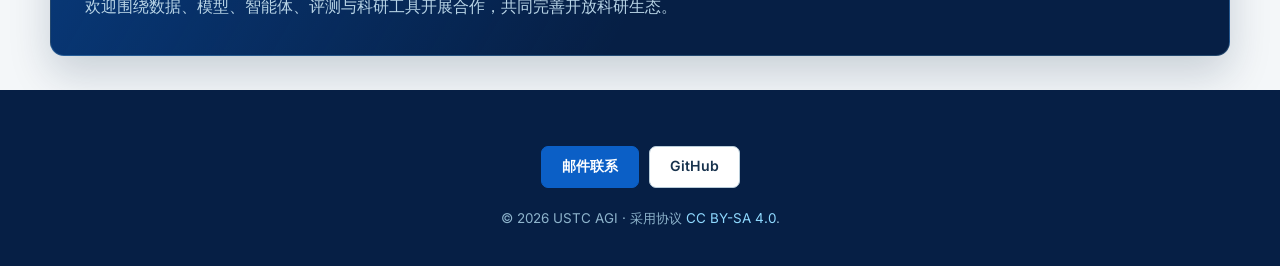
<file: projects/index.html>
<!DOCTYPE html>
<html lang="zh-CN" data-language="zh">
  <head>
    <meta charset="utf-8" />
    <meta name="viewport" content="width=device-width, initial-scale=1" />
    <title>开源项目 | USTC-AGI</title>
    <meta
      name="description"
      content="汇集 USTC-AGI 面向 AI for Science 的开源研究基础设施、智能体、评测基准与科学工具。"
    />
    <meta name="theme-color" content="#ffffff" />
    <meta property="og:title" content="开源项目 | USTC-AGI" />
    <meta
      property="og:description"
      content="汇集 USTC-AGI 面向 AI for Science 的开源研究基础设施、智能体、评测基准与科学工具。"
    />
    <meta property="og:type" content="website" />
    <meta property="og:url" content="https://ustcagi-sci.github.io/projects/" />
    <meta property="og:image" content="https://ustcagi-sci.github.io/literature-mining-logo.svg" />
    <meta name="twitter:card" content="summary" />
    <meta name="twitter:title" content="开源项目 | USTC-AGI" />
    <meta
      name="twitter:description"
      content="USTC-AGI 面向 AI for Science 的开源研究基础设施、智能体、评测基准与科学工具。"
    />
    <meta name="twitter:image" content="https://ustcagi-sci.github.io/literature-mining-logo.svg" />
    <link rel="canonical" href="https://ustcagi-sci.github.io/projects/" />
    <link rel="icon" href="../literature-mining-logo.svg" type="image/svg+xml" />
    <link rel="preconnect" href="https://fonts.googleapis.com" />
    <link rel="preconnect" href="https://fonts.gstatic.com" crossorigin />
    <link
      href="https://fonts.googleapis.com/css2?family=Inter:wght@400;500;600;700&family=Space+Grotesk:wght@500;600&display=swap"
      rel="stylesheet"
    />
    <link rel="stylesheet" href="../ref.css" />
  </head>
  <body class="projects-page">
    <nav class="nav">
      <div class="nav-inner">
        <a class="logo" href="../index.html" aria-label="USTC-AGI AI for Science">
          <span class="logo-mark" aria-hidden="true">
            <img src="../literature-mining-logo.svg" alt="" />
          </span>
          <span class="logo-copy">
            <span class="logo-title" data-i18n="brand.title">USTC-AGI</span>
            <span class="logo-subtitle" data-i18n="brand.subtitle">AI for Science</span>
          </span>
        </a>
        <div class="nav-links">
          <a href="../ai_ready_data/" data-i18n="nav.aiReadyData">AI-Ready Data</a>
          <a href="../knowledge_memory/" data-i18n="nav.knowledge">Scientific Knowledge</a>
          <a href="../scistar/" data-i18n="nav.scientificTool">Scientific Tool</a>
          <span class="nav-break" aria-hidden="true"></span>
          <button
            class="language-toggle"
            id="language-toggle"
            type="button"
            aria-label="Switch to English"
            aria-pressed="true"
          >
            EN
          </button>
        </div>
      </div>
    </nav>

    <header id="top" class="hero">
      <div class="hero-content">
        <h1 data-i18n="hero.title">开源项目</h1>
        <p class="hero-subtitle" data-i18n="hero.subtitle">
          连接证据基础设施、研究智能体与评测工具，将可复现的研究能力沉淀为开放组件。
        </p>
      </div>
    </header>

    <main>
      <section id="overview" class="section">
        <div class="section-header">
          <p class="eyebrow" data-i18n="overview.eyebrow">开放科研生态</p>
          <h2 data-i18n="overview.title">从证据基础设施到研究智能</h2>
          <p data-i18n="overview.description">
            项目围绕科研工作流组织：先获得可靠证据，再由智能体完成检索、综合与推理，最后通过评测与领域工具持续验证能力。
          </p>
        </div>

        <div class="project-summary-grid">
          <article class="project-summary-card">
            <p class="project-summary-index">01</p>
            <h3 data-i18n="summary.foundation.title">证据与技能</h3>
            <p data-i18n="summary.foundation.description">
              Lewen API 与 Academic Search 提供文献访问、学术检索、引用分析和元数据提取能力。
            </p>
          </article>
          <article class="project-summary-card">
            <p class="project-summary-index">02</p>
            <h3 data-i18n="summary.agents.title">研究智能体</h3>
            <p data-i18n="summary.agents.description">
              PaperScout 与 Mind2Report 将论文检索和研究综合组织为可复现的智能体流程。
            </p>
          </article>
          <article class="project-summary-card">
            <p class="project-summary-index">03</p>
            <h3 data-i18n="summary.evaluation.title">评测与工具</h3>
            <p data-i18n="summary.evaluation.description">
              PaperArena 与 ChemTable 面向科学文献推理和化学表格理解提供评测与研究工具。
            </p>
          </article>
        </div>
      </section>

      <section id="scistar" class="section scistar-home-section">
        <div class="scistar-home-panel">
          <div class="scistar-home-copy">
            <p class="scistar-kicker" data-i18n="scistar.kicker">SCIENTIFIC AI PLATFORM · 科星</p>
            <h2 data-i18n="scistar.title">连接科学家与科学智能</h2>
            <p data-i18n="scistar.description">
              科星 ScienceStar 从科研问题出发，帮助科研人员发现、理解并组合适合其任务的 AI 模型、工具、数据与服务，逐步从科学智能工具门户走向科研工作台与科学智能基础设施。
            </p>
          </div>
          <div class="scistar-home-ideas" aria-label="ScienceStar core ideas">
            <span data-i18n="scistar.idea.discovery">发现适配科研任务的能力</span>
            <span data-i18n="scistar.idea.connection">连接科学家与科学工具</span>
            <span data-i18n="scistar.idea.orchestration">组织可追踪的科研工作流</span>
          </div>
          <div class="section-actions">
            <a class="btn ghost" href="../scistar/" data-i18n="scistar.cta">了解科星 ScienceStar</a>
          </div>
        </div>
      </section>

      <section id="catalog" class="section highlights">
        <div class="section-header">
          <p class="eyebrow" data-i18n="catalog.eyebrow">项目目录</p>
          <h2 data-i18n="catalog.title">覆盖科研工作流的开放组件</h2>
          <p data-i18n="catalog.description">
            每个项目都对应明确的研究环节，并提供可核验的代码仓库、项目主页或论文入口。
          </p>
        </div>

        <div class="project-catalog">
          <section class="project-group" aria-labelledby="group-foundation-title">
            <div class="project-group-header">
              <div>
                <p class="project-group-index">01</p>
                <h3 id="group-foundation-title" data-i18n="group.foundation.title">证据基础设施与技能</h3>
              </div>
              <p data-i18n="group.foundation.description">
                为科研智能体提供可复用的文献证据访问、检索和元数据处理能力。
              </p>
            </div>
            <div class="project-grid">
              <article class="project-card">
                <div class="project-card-head">
                  <p class="project-type" data-i18n="project.lewen.type">文献证据接口</p>
                  <span class="project-status">API</span>
                </div>
                <h4>Lewen API</h4>
                <p data-i18n="project.lewen.description">
                  面向智能体的科学文献检索与证据访问接口，为搜索、获取和组织开放学术资源提供统一能力。
                </p>
                <div class="project-tags" role="list">
                  <span role="listitem">Python</span>
                  <span role="listitem">Literature API</span>
                  <span role="listitem">Evidence</span>
                </div>
                <div class="project-links">
                  <a
                    href="https://github.com/ustc-ai4science/Lewen-API"
                    target="_blank"
                    rel="noopener noreferrer"
                    data-i18n="link.github"
                  >GitHub 仓库</a>
                  <a
                    href="https://ustc-ai4science.github.io/Lewen-API/"
                    target="_blank"
                    rel="noopener noreferrer"
                    data-i18n="link.docs"
                  >文档</a>
                </div>
              </article>

              <article class="project-card">
                <div class="project-card-head">
                  <p class="project-type" data-i18n="project.search.type">学术检索技能</p>
                  <span class="project-status">Skill</span>
                </div>
                <h4>Academic Search</h4>
                <p data-i18n="project.search.description">
                  可复用的学术论文搜索、引用分析与元数据提取技能，为研究型智能体提供结构化检索工作流。
                </p>
                <div class="project-tags" role="list">
                  <span role="listitem">Shell</span>
                  <span role="listitem">Search</span>
                  <span role="listitem">Metadata</span>
                </div>
                <div class="project-links">
                  <a
                    href="https://github.com/ustc-ai4science/academic-search"
                    target="_blank"
                    rel="noopener noreferrer"
                    data-i18n="link.github"
                  >GitHub 仓库</a>
                </div>
              </article>
            </div>
          </section>

          <section class="project-group" aria-labelledby="group-agents-title">
            <div class="project-group-header">
              <div>
                <p class="project-group-index">02</p>
                <h3 id="group-agents-title" data-i18n="group.agents.title">研究智能体</h3>
              </div>
              <p data-i18n="group.agents.description">
                将检索、证据选择、推理和长程研究综合组织为可追踪的智能体过程。
              </p>
            </div>
            <div class="project-grid">
              <article class="project-card">
                <div class="project-card-head">
                  <p class="project-type" data-i18n="project.paperscout.type">自主论文检索智能体</p>
                  <span class="project-status">Agent</span>
                </div>
                <h4>PaperScout</h4>
                <p data-i18n="project.paperscout.description">
                  面向学术论文检索的自主智能体，通过过程感知的序列级策略优化提升多步搜索与证据选择能力。
                </p>
                <div class="project-tags" role="list">
                  <span role="listitem">Python</span>
                  <span role="listitem">Paper Search</span>
                  <span role="listitem">Agentic RL</span>
                </div>
                <div class="project-links">
                  <a
                    href="https://github.com/AgentR1/PaperScout"
                    target="_blank"
                    rel="noopener noreferrer"
                    data-i18n="link.github"
                  >GitHub 仓库</a>
                  <a
                    href="https://arxiv.org/abs/2601.10029v1"
                    target="_blank"
                    rel="noopener noreferrer"
                    data-i18n="link.paper"
                  >论文</a>
                </div>
              </article>

              <article class="project-card">
                <div class="project-card-head">
                  <p class="project-type" data-i18n="project.mind2report.type">深度研究智能体</p>
                  <span class="project-status">Agent</span>
                </div>
                <h4>Mind2Report</h4>
                <p data-i18n="project.mind2report.description">
                  面向专家级报告综合的认知深度研究智能体，组织多阶段检索、分析与长篇内容生成。
                </p>
                <div class="project-tags" role="list">
                  <span role="listitem">Python</span>
                  <span role="listitem">Deep Research</span>
                  <span role="listitem">Synthesis</span>
                </div>
                <div class="project-links">
                  <a
                    href="https://github.com/ustc-ai4science/Mind2Report"
                    target="_blank"
                    rel="noopener noreferrer"
                    data-i18n="link.github"
                  >GitHub 仓库</a>
                  <a href="../mind2report/" data-i18n="link.local">站内介绍</a>
                  <a
                    href="https://arxiv.org/abs/2601.04879v1"
                    target="_blank"
                    rel="noopener noreferrer"
                    data-i18n="link.paper"
                  >论文</a>
                </div>
              </article>
            </div>
          </section>

          <section class="project-group" aria-labelledby="group-evaluation-title">
            <div class="project-group-header">
              <div>
                <p class="project-group-index">03</p>
                <h3 id="group-evaluation-title" data-i18n="group.evaluation.title">评测与科学工具</h3>
              </div>
              <p data-i18n="group.evaluation.description">
                用公开基准和领域任务检验智能体推理、工具使用与科学信息理解能力。
              </p>
            </div>
            <div class="project-grid">
              <article class="project-card">
                <div class="project-card-head">
                  <p class="project-type" data-i18n="project.paperarena.type">智能体评测基准</p>
                  <span class="project-status">Benchmark</span>
                </div>
                <h4>PaperArena</h4>
                <p data-i18n="project.paperarena.description">
                  评测工具增强智能体在科学文献上的多步推理、证据定位与工具调用能力。
                </p>
                <div class="project-tags" role="list">
                  <span role="listitem">Python</span>
                  <span role="listitem">Benchmark</span>
                  <span role="listitem">Tool Use</span>
                </div>
                <div class="project-links">
                  <a
                    href="https://github.com/ustc-ai4science/PaperArena"
                    target="_blank"
                    rel="noopener noreferrer"
                    data-i18n="link.github"
                  >GitHub 仓库</a>
                  <a
                    href="https://paperarena-ai.github.io/"
                    target="_blank"
                    rel="noopener noreferrer"
                    data-i18n="link.page"
                  >项目主页</a>
                </div>
              </article>

              <article class="project-card">
                <div class="project-card-head">
                  <p class="project-type" data-i18n="project.chemtable.type">化学表格评测工具</p>
                  <span class="project-status">Benchmark</span>
                </div>
                <h4>ChemTable</h4>
                <p data-i18n="project.chemtable.description">
                  面向化学表格识别与理解的多模态模型评测项目，覆盖结构解析和科学语义理解。
                </p>
                <div class="project-tags" role="list">
                  <span role="listitem">Python</span>
                  <span role="listitem">Multimodal</span>
                  <span role="listitem">Chemistry</span>
                </div>
                <div class="project-links">
                  <a
                    href="https://github.com/ustc-ai4science/ChemTable"
                    target="_blank"
                    rel="noopener noreferrer"
                    data-i18n="link.github"
                  >GitHub 仓库</a>
                  <a
                    href="https://arxiv.org/abs/2506.11375v2"
                    target="_blank"
                    rel="noopener noreferrer"
                    data-i18n="link.paper"
                  >论文</a>
                </div>
              </article>
            </div>
          </section>
        </div>

        <p class="project-license-note" data-i18n="catalog.license">
          项目的许可、依赖与使用条件以各仓库当前的 License 和文档为准。
        </p>
      </section>

      <section id="collaborate" class="section project-collaboration-wrap">
        <div class="project-collaboration">
          <div>
            <p class="eyebrow" data-i18n="collaboration.eyebrow">共同建设 · Collaborate</p>
            <h2 data-i18n="collaboration.title">让科研能力成为可复用的开放组件</h2>
            <p data-i18n="collaboration.description">
              欢迎围绕数据、模型、智能体、评测与科研工具开展合作，共同完善开放科研生态。
            </p>
          </div>
          <div class="project-collaboration-actions">
            <a
              class="btn primary"
              href="https://github.com/ustc-ai4science"
              target="_blank"
              rel="noopener noreferrer"
              data-i18n="collaboration.github"
            >访问 GitHub</a>
            <a class="btn ghost" href="mailto:mycheng@ustc.edu.cn" data-i18n="collaboration.email">邮件联系</a>
          </div>
        </div>
      </section>
    </main>

    <footer id="contact" class="footer">
      <div class="footer-actions">
        <a class="btn primary" href="mailto:mycheng@ustc.edu.cn" data-i18n="footer.email">邮件联系</a>
        <a class="btn ghost" href="https://github.com/ustc-ai4science" target="_blank" rel="noopener noreferrer">GitHub</a>
      </div>
      <p class="footer-note">
        © <span id="year"></span> <span data-i18n="footer.note">USTC AGI · 采用协议</span>
        <a href="https://creativecommons.org/licenses/by-sa/4.0/" target="_blank" rel="license noopener noreferrer">CC BY-SA 4.0</a>.
      </p>
    </footer>

    <script>
      const translations = {
        en: {
          "meta.title": "Open Source Projects | USTC-AGI",
          "meta.description":
            "Open-source research infrastructure, agents, benchmarks, and scientific tools from USTC-AGI.",
          "brand.title": "USTC-AGI",
          "brand.subtitle": "AI for Science",
          "nav.knowledge": "Scientific Knowledge",
          "nav.aiReadyData": "AI-Ready Data",
          "nav.scientificTool": "Scientific Tool",
          "nav.data": "Scientific Data Modeling",
          "nav.inference": "Scientific Inference Agent",
          "nav.aiScientist": "AI Scientist",
          "nav.aiScience": "Science of AI",
          "nav.projects": "Open Source",
          "nav.papers": "Publications",
          "hero.title": "Open Source Projects",
          "hero.subtitle":
            "Connecting evidence infrastructure, research agents, and evaluation tools as open, reproducible research components.",
          "overview.eyebrow": "Open Research Ecosystem",
          "overview.title": "From Evidence Infrastructure to Research Intelligence",
          "overview.description":
            "The projects follow the research workflow: establish reliable evidence, let agents search, synthesize, and reason, then continuously verify capabilities through evaluations and scientific tools.",
          "summary.foundation.title": "Evidence & Skills",
          "summary.foundation.description":
            "Lewen API and Academic Search provide literature access, academic search, citation analysis, and metadata extraction.",
          "summary.agents.title": "Research Agents",
          "summary.agents.description":
            "PaperScout and Mind2Report organize paper search and research synthesis into reproducible agent workflows.",
          "summary.evaluation.title": "Evaluation & Tools",
          "summary.evaluation.description":
            "PaperArena and ChemTable provide evaluations and research tools for scientific literature reasoning and chemical table understanding.",
          "catalog.eyebrow": "Project Catalog",
          "catalog.title": "Open Components Across the Research Workflow",
          "catalog.description":
            "Each project serves a defined research stage and links to a verifiable code repository, project page, or paper.",
          "group.foundation.title": "Evidence Infrastructure & Skills",
          "group.foundation.description":
            "Reusable literature evidence access, search, and metadata processing for research agents.",
          "group.agents.title": "Research Agents",
          "group.agents.description":
            "Organize retrieval, evidence selection, reasoning, and long-horizon synthesis into traceable agent processes.",
          "group.evaluation.title": "Evaluation & Scientific Tools",
          "group.evaluation.description":
            "Use open benchmarks and domain tasks to test agent reasoning, tool use, and scientific information understanding.",
          "project.lewen.type": "Literature Evidence API",
          "project.lewen.description":
            "An agent-oriented interface for scientific literature search and evidence access, unifying the discovery, retrieval, and organization of open scholarly resources.",
          "project.search.type": "Academic Search Skill",
          "project.search.description":
            "A reusable skill for academic paper search, citation analysis, and metadata extraction, providing structured retrieval workflows for research agents.",
          "project.paperscout.type": "Autonomous Paper Search Agent",
          "project.paperscout.description":
            "An autonomous academic paper search agent that improves multi-step search and evidence selection through process-aware sequence-level policy optimization.",
          "project.mind2report.type": "Deep Research Agent",
          "project.mind2report.description":
            "A cognitive deep research agent for expert-level report synthesis, coordinating multi-stage retrieval, analysis, and long-form generation.",
          "project.paperarena.type": "Agent Evaluation Benchmark",
          "project.paperarena.description":
            "Evaluates tool-augmented agents on multi-step reasoning, evidence localization, and tool use over scientific literature.",
          "project.chemtable.type": "Chemical Table Benchmark",
          "project.chemtable.description":
            "A multimodal model benchmark for recognizing and understanding chemical tables, spanning structural parsing and scientific semantics.",
          "scistar.kicker": "SCIENTIFIC AI PLATFORM · SCIENCESTAR",
          "scistar.title": "Connecting Scientists with Scientific Intelligence",
          "scistar.description":
            "Starting from scientific problems, ScienceStar helps researchers discover, understand, and combine AI models, tools, data, and services that fit their work—evolving from a scientific AI portal toward a research workspace and scientific intelligence infrastructure.",
          "scistar.idea.discovery": "Discover capabilities suited to research tasks",
          "scistar.idea.connection": "Connect scientists with scientific tools",
          "scistar.idea.orchestration": "Organize traceable scientific workflows",
          "scistar.cta": "Explore ScienceStar",
          "link.github": "GitHub Repository",
          "link.docs": "Documentation",
          "link.paper": "Paper",
          "link.page": "Project Page",
          "link.local": "Site Overview",
          "catalog.license":
            "Licensing, dependencies, and usage terms follow the current License and documentation in each repository.",
          "collaboration.eyebrow": "Collaborate",
          "collaboration.title": "Turn Research Capabilities into Reusable Open Components",
          "collaboration.description":
            "We welcome collaborations across data, models, agents, evaluation, and scientific tools to strengthen the open research ecosystem.",
          "collaboration.github": "Visit GitHub",
          "collaboration.email": "Email Us",
          "footer.email": "Email Us",
          "footer.note": "USTC AGI · Licensed under"
        },
        zh: {
          "meta.title": "开源项目 | USTC-AGI",
          "meta.description":
            "汇集 USTC-AGI 面向 AI for Science 的开源研究基础设施、智能体、评测基准与科学工具。",
          "brand.title": "USTC-AGI",
          "brand.subtitle": "AI for Science",
          "nav.knowledge": "Scientific Knowledge",
          "nav.aiReadyData": "AI-Ready Data",
          "nav.scientificTool": "Scientific Tool",
          "nav.data": "科学数据建模",
          "nav.inference": "科学推演智能体",
          "nav.aiScientist": "AI Scientist",
          "nav.aiScience": "Science of AI",
          "nav.projects": "开源项目",
          "nav.papers": "论文列表",
          "hero.title": "开源项目",
          "hero.subtitle":
            "连接证据基础设施、研究智能体与评测工具，将可复现的研究能力沉淀为开放组件。",
          "overview.eyebrow": "开放科研生态",
          "overview.title": "从证据基础设施到研究智能",
          "overview.description":
            "项目围绕科研工作流组织：先获得可靠证据，再由智能体完成检索、综合与推理，最后通过评测与领域工具持续验证能力。",
          "summary.foundation.title": "证据与技能",
          "summary.foundation.description":
            "Lewen API 与 Academic Search 提供文献访问、学术检索、引用分析和元数据提取能力。",
          "summary.agents.title": "研究智能体",
          "summary.agents.description":
            "PaperScout 与 Mind2Report 将论文检索和研究综合组织为可复现的智能体流程。",
          "summary.evaluation.title": "评测与工具",
          "summary.evaluation.description":
            "PaperArena 与 ChemTable 面向科学文献推理和化学表格理解提供评测与研究工具。",
          "catalog.eyebrow": "项目目录",
          "catalog.title": "覆盖科研工作流的开放组件",
          "catalog.description":
            "每个项目都对应明确的研究环节，并提供可核验的代码仓库、项目主页或论文入口。",
          "group.foundation.title": "证据基础设施与技能",
          "group.foundation.description":
            "为科研智能体提供可复用的文献证据访问、检索和元数据处理能力。",
          "group.agents.title": "研究智能体",
          "group.agents.description":
            "将检索、证据选择、推理和长程研究综合组织为可追踪的智能体过程。",
          "group.evaluation.title": "评测与科学工具",
          "group.evaluation.description":
            "用公开基准和领域任务检验智能体推理、工具使用与科学信息理解能力。",
          "project.lewen.type": "文献证据接口",
          "project.lewen.description":
            "面向智能体的科学文献检索与证据访问接口，为搜索、获取和组织开放学术资源提供统一能力。",
          "project.search.type": "学术检索技能",
          "project.search.description":
            "可复用的学术论文搜索、引用分析与元数据提取技能，为研究型智能体提供结构化检索工作流。",
          "project.paperscout.type": "自主论文检索智能体",
          "project.paperscout.description":
            "面向学术论文检索的自主智能体，通过过程感知的序列级策略优化提升多步搜索与证据选择能力。",
          "project.mind2report.type": "深度研究智能体",
          "project.mind2report.description":
            "面向专家级报告综合的认知深度研究智能体，组织多阶段检索、分析与长篇内容生成。",
          "project.paperarena.type": "智能体评测基准",
          "project.paperarena.description":
            "评测工具增强智能体在科学文献上的多步推理、证据定位与工具调用能力。",
          "project.chemtable.type": "化学表格评测工具",
          "project.chemtable.description":
            "面向化学表格识别与理解的多模态模型评测项目，覆盖结构解析和科学语义理解。",
          "scistar.kicker": "SCIENTIFIC AI PLATFORM · 科星",
          "scistar.title": "连接科学家与科学智能",
          "scistar.description":
            "科星 ScienceStar 从科研问题出发，帮助科研人员发现、理解并组合适合其任务的 AI 模型、工具、数据与服务，逐步从科学智能工具门户走向科研工作台与科学智能基础设施。",
          "scistar.idea.discovery": "发现适配科研任务的能力",
          "scistar.idea.connection": "连接科学家与科学工具",
          "scistar.idea.orchestration": "组织可追踪的科研工作流",
          "scistar.cta": "了解科星 ScienceStar",
          "link.github": "GitHub 仓库",
          "link.docs": "文档",
          "link.paper": "论文",
          "link.page": "项目主页",
          "link.local": "站内介绍",
          "catalog.license": "项目的许可、依赖与使用条件以各仓库当前的 License 和文档为准。",
          "collaboration.eyebrow": "共同建设 · Collaborate",
          "collaboration.title": "让科研能力成为可复用的开放组件",
          "collaboration.description":
            "欢迎围绕数据、模型、智能体、评测与科研工具开展合作，共同完善开放科研生态。",
          "collaboration.github": "访问 GitHub",
          "collaboration.email": "邮件联系",
          "footer.email": "邮件联系",
          "footer.note": "USTC AGI · 采用协议"
        }
      };

      const getStoredLanguage = () => {
        try {
          return localStorage.getItem("preferredLanguage");
        } catch {
          return null;
        }
      };

      const storeLanguage = (language) => {
        try {
          localStorage.setItem("preferredLanguage", language);
        } catch {
          // Ignore storage restrictions in private or file-based browsing modes.
        }
      };

      const getInitialLanguage = () => {
        const params = new URLSearchParams(window.location.search);
        const requestedLanguage = params.get("lang");

        if (translations[requestedLanguage]) {
          return requestedLanguage;
        }

        const storedLanguage = getStoredLanguage();
        return translations[storedLanguage] ? storedLanguage : "zh";
      };

      const setLanguage = (language, persist = false) => {
        const copy = translations[language] || translations.en;
        const toggle = document.getElementById("language-toggle");
        const description = document.querySelector('meta[name="description"]');

        document.documentElement.lang = language === "zh" ? "zh-CN" : "en";
        document.documentElement.dataset.language = language;
        document.title = copy["meta.title"];

        if (description) {
          description.setAttribute("content", copy["meta.description"]);
        }

        document.querySelectorAll("[data-i18n]").forEach((element) => {
          const key = element.dataset.i18n;
          if (copy[key]) {
            element.textContent = copy[key];
          }
        });

        if (toggle) {
          const isChinese = language === "zh";
          toggle.textContent = isChinese ? "EN" : "中文";
          toggle.setAttribute("aria-pressed", String(isChinese));
          toggle.setAttribute("aria-label", isChinese ? "Switch to English" : "切换到中文版");
        }

        if (persist) {
          storeLanguage(language);
        }
      };

      document.getElementById("year").textContent = new Date().getFullYear();
      setLanguage(getInitialLanguage());
      document.getElementById("language-toggle").addEventListener("click", () => {
        const nextLanguage = document.documentElement.dataset.language === "zh" ? "en" : "zh";
        setLanguage(nextLanguage, true);
      });
    </script>
  </body>
</html>
</file>
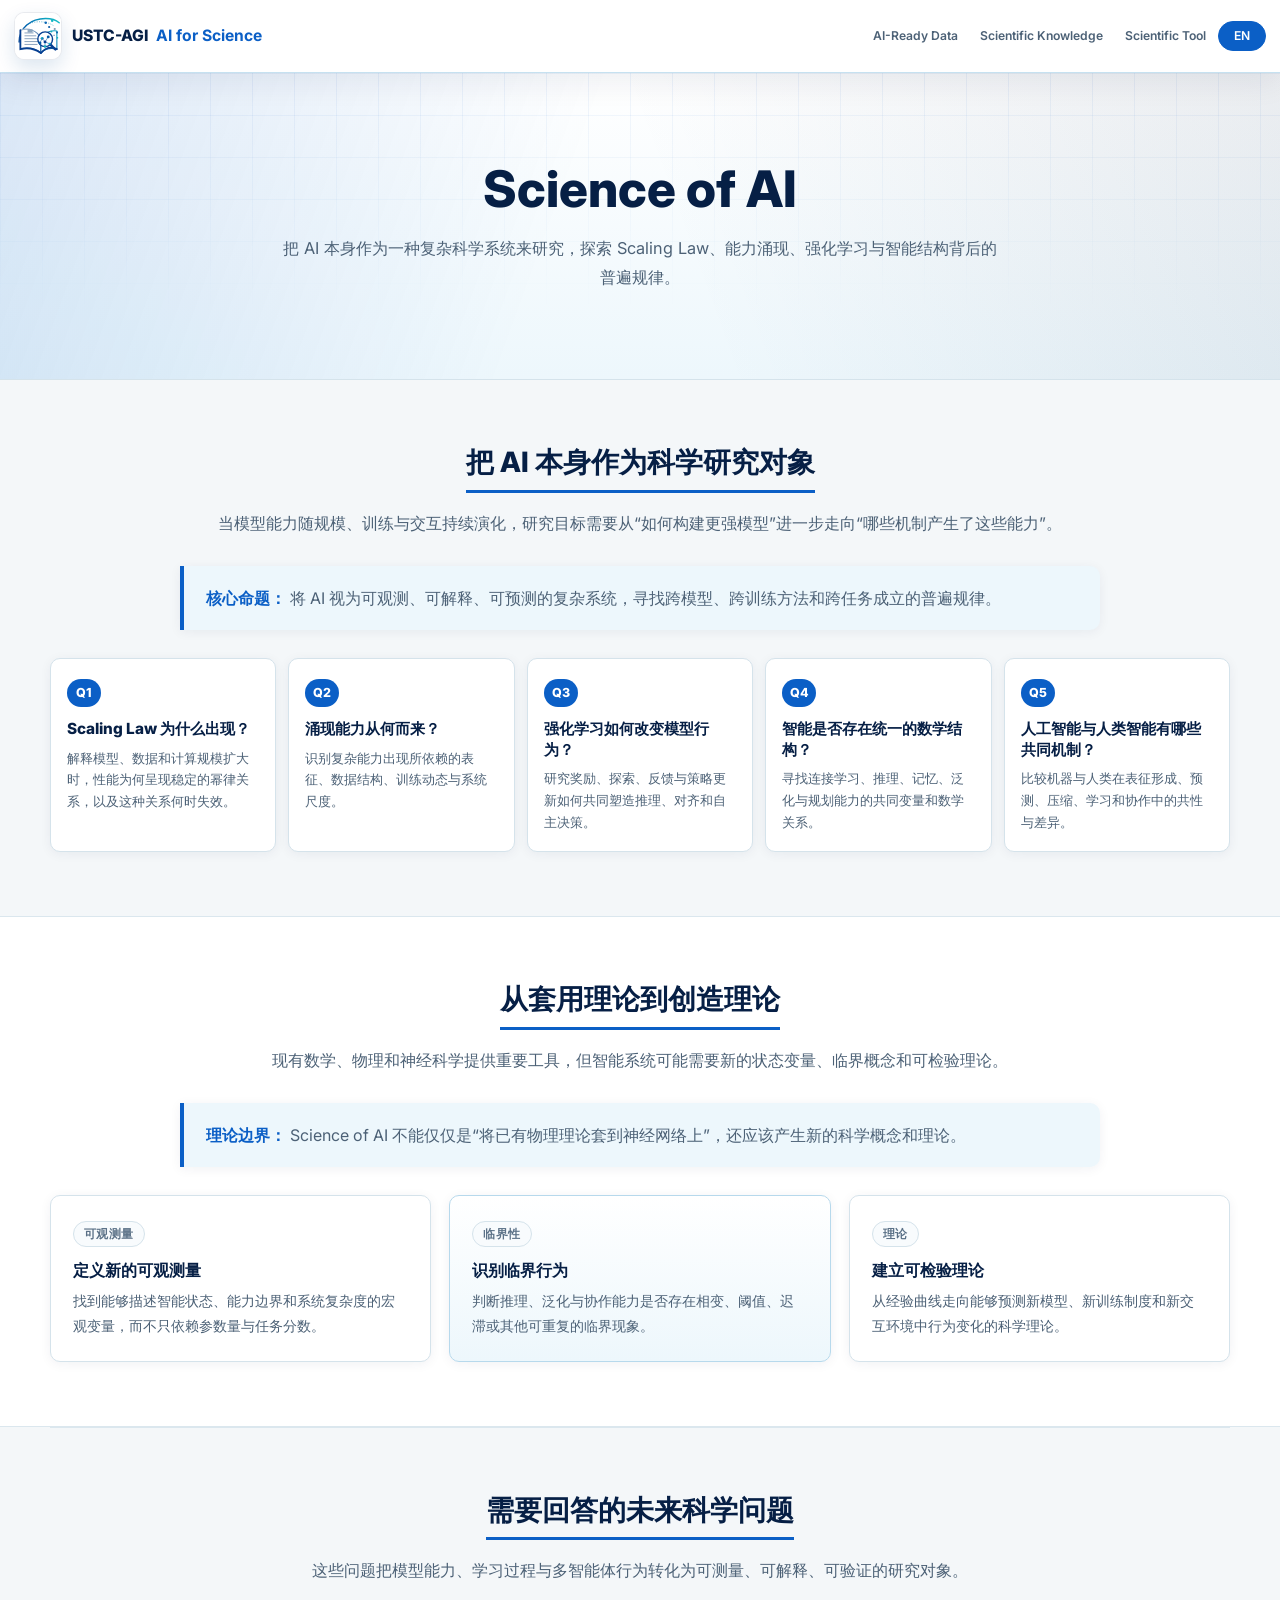
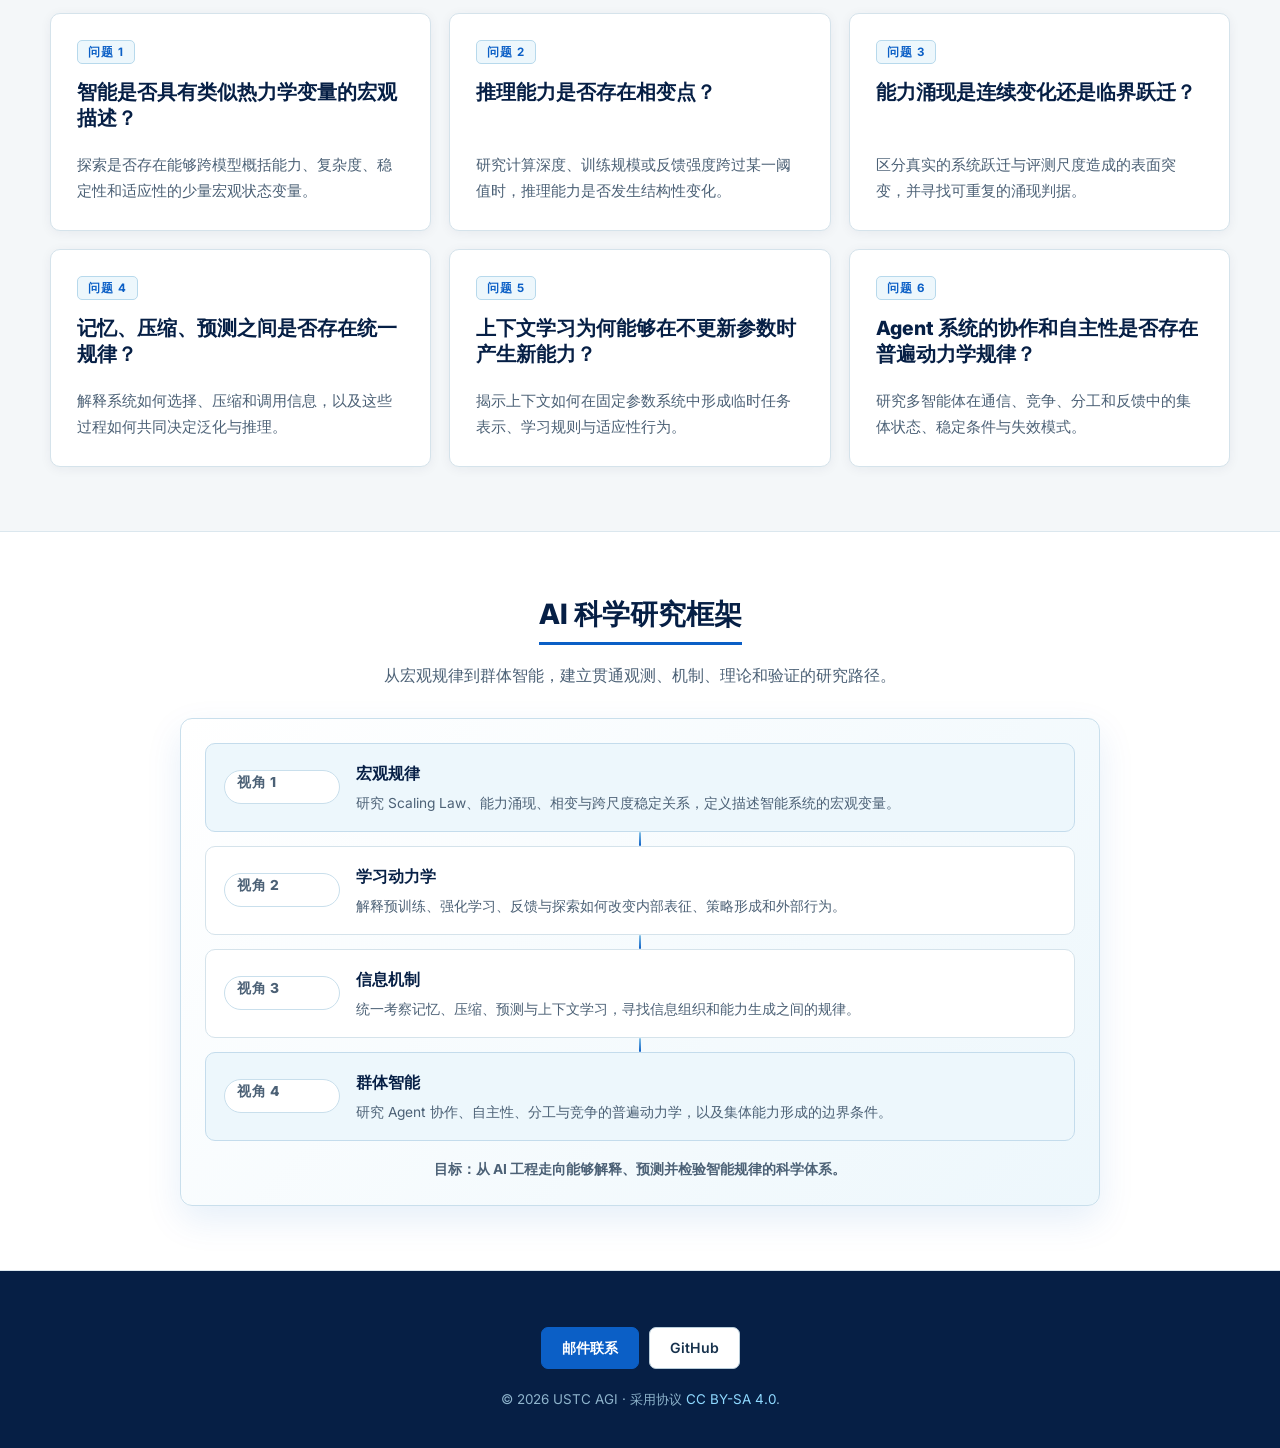
<file: science_of_ai/index.html>
<!DOCTYPE html>
<html lang="zh-CN" data-language="zh">
  <head>
    <meta charset="utf-8" />
    <meta name="viewport" content="width=device-width, initial-scale=1" />
    <title>Science of AI</title>
    <meta
      name="description"
      content="中国科大 AGI 团队面向 Science of AI 的研究，探索 Scaling Law、能力涌现、强化学习、智能结构与 Agent 动力学背后的科学规律。"
    />
    <meta name="theme-color" content="#ffffff" />
    <meta property="og:title" content="Science of AI" />
    <meta
      property="og:description"
      content="把 AI 本身作为一种复杂科学系统来研究，探索学习、推理、涌现与智能结构背后的普遍规律。"
    />
    <meta property="og:type" content="website" />
    <meta property="og:url" content="https://ustcagi-sci.github.io/science_of_ai/" />
    <meta property="og:image" content="https://ustcagi-sci.github.io/literature-mining-logo.svg" />
    <meta name="twitter:card" content="summary" />
    <meta name="twitter:title" content="Science of AI" />
    <meta
      name="twitter:description"
      content="把 AI 本身作为一种复杂科学系统来研究，探索学习、推理、涌现与智能结构背后的普遍规律。"
    />
    <meta name="twitter:image" content="https://ustcagi-sci.github.io/literature-mining-logo.svg" />
    <link rel="canonical" href="https://ustcagi-sci.github.io/science_of_ai/" />
    <link rel="icon" href="../literature-mining-logo.svg" type="image/svg+xml" />
    <link rel="preconnect" href="https://fonts.googleapis.com" />
    <link rel="preconnect" href="https://fonts.gstatic.com" crossorigin />
    <link
      href="https://fonts.googleapis.com/css2?family=Inter:wght@400;500;600;700&family=Space+Grotesk:wght@500;600&display=swap"
      rel="stylesheet"
    />
    <link rel="stylesheet" href="../ref.css" />
  </head>
  <body>
    <nav class="nav">
      <div class="nav-inner">
        <a class="logo" href="../index.html" aria-label="USTC-AGI AI for Science">
          <span class="logo-mark" aria-hidden="true">
            <img src="../literature-mining-logo.svg" alt="" />
          </span>
          <span class="logo-copy">
            <span class="logo-title" data-i18n="brand.title">USTC-AGI</span>
            <span class="logo-subtitle" data-i18n="brand.subtitle">AI for Science</span>
          </span>
        </a>
        <div class="nav-links">
          <a href="../ai_ready_data/" data-i18n="nav.aiReadyData">AI-Ready Data</a>
          <a href="../knowledge_memory/" data-i18n="nav.knowledge">Scientific Knowledge</a>
          <a href="../scistar/" data-i18n="nav.scientificTool">Scientific Tool</a>
          <span class="nav-break" aria-hidden="true"></span>
          <button
            class="language-toggle"
            id="language-toggle"
            type="button"
            aria-label="Switch to English"
            aria-pressed="true"
          >
            EN
          </button>
        </div>
      </div>
    </nav>

    <header id="top" class="hero static-hero">
      <div class="hero-content">
        <h1 data-i18n="hero.title">Science of AI</h1>
        <p class="hero-subtitle" data-i18n="hero.subtitle">
          把 AI 本身作为一种复杂科学系统来研究，探索 Scaling Law、能力涌现、强化学习与智能结构背后的普遍规律。
        </p>
      </div>
    </header>

    <main>
      <section id="foundations" class="section">
        <div class="section-header">
          <h2 data-i18n="foundations.title">把 AI 本身作为科学研究对象</h2>
          <p data-i18n="foundations.description">
            当模型能力随规模、训练与交互持续演化，研究目标需要从“如何构建更强模型”进一步走向“哪些机制产生了这些能力”。
          </p>
        </div>

        <div class="tldr">
          <strong data-i18n="foundations.tldr.label">核心命题：</strong>
          <span data-i18n="foundations.tldr.text">
            将 AI 视为可观测、可解释、可预测的复杂系统，寻找跨模型、跨训练方法和跨任务成立的普遍规律。
          </span>
        </div>

        <div class="hierarchy-grid">
          <article class="hierarchy-step">
            <span class="level">Q1</span>
            <h3 data-i18n="foundations.scaling.title">Scaling Law 为什么出现？</h3>
            <p data-i18n="foundations.scaling.description">
              解释模型、数据和计算规模扩大时，性能为何呈现稳定的幂律关系，以及这种关系何时失效。
            </p>
          </article>
          <article class="hierarchy-step">
            <span class="level">Q2</span>
            <h3 data-i18n="foundations.emergence.title">涌现能力从何而来？</h3>
            <p data-i18n="foundations.emergence.description">
              识别复杂能力出现所依赖的表征、数据结构、训练动态与系统尺度。
            </p>
          </article>
          <article class="hierarchy-step">
            <span class="level">Q3</span>
            <h3 data-i18n="foundations.rl.title">强化学习如何改变模型行为？</h3>
            <p data-i18n="foundations.rl.description">
              研究奖励、探索、反馈与策略更新如何共同塑造推理、对齐和自主决策。
            </p>
          </article>
          <article class="hierarchy-step">
            <span class="level">Q4</span>
            <h3 data-i18n="foundations.structure.title">智能是否存在统一的数学结构？</h3>
            <p data-i18n="foundations.structure.description">
              寻找连接学习、推理、记忆、泛化与规划能力的共同变量和数学关系。
            </p>
          </article>
          <article class="hierarchy-step">
            <span class="level">Q5</span>
            <h3 data-i18n="foundations.shared.title">人工智能与人类智能有哪些共同机制？</h3>
            <p data-i18n="foundations.shared.description">
              比较机器与人类在表征形成、预测、压缩、学习和协作中的共性与差异。
            </p>
          </article>
        </div>
      </section>

      <section id="new-theory" class="section highlights">
        <div class="section-header">
          <h2 data-i18n="theory.title">从套用理论到创造理论</h2>
          <p data-i18n="theory.description">
            现有数学、物理和神经科学提供重要工具，但智能系统可能需要新的状态变量、临界概念和可检验理论。
          </p>
        </div>

        <div class="tldr">
          <strong data-i18n="theory.tldr.label">理论边界：</strong>
          <span data-i18n="theory.statement">
            Science of AI 不能仅仅是“将已有物理理论套到神经网络上”，还应该产生新的科学概念和理论。
          </span>
        </div>

        <div class="direction-grid">
          <article class="system-panel">
            <span class="label" data-i18n="theory.observable.label">可观测量</span>
            <h3 data-i18n="theory.observable.title">定义新的可观测量</h3>
            <p data-i18n="theory.observable.description">
              找到能够描述智能状态、能力边界和系统复杂度的宏观变量，而不只依赖参数量与任务分数。
            </p>
          </article>
          <article class="system-panel highlight">
            <span class="label" data-i18n="theory.criticality.label">临界性</span>
            <h3 data-i18n="theory.criticality.title">识别临界行为</h3>
            <p data-i18n="theory.criticality.description">
              判断推理、泛化与协作能力是否存在相变、阈值、迟滞或其他可重复的临界现象。
            </p>
          </article>
          <article class="system-panel">
            <span class="label" data-i18n="theory.testable.label">理论</span>
            <h3 data-i18n="theory.testable.title">建立可检验理论</h3>
            <p data-i18n="theory.testable.description">
              从经验曲线走向能够预测新模型、新训练制度和新交互环境中行为变化的科学理论。
            </p>
          </article>
        </div>
      </section>

      <section id="future-questions" class="section">
        <div class="section-header">
          <h2 data-i18n="future.title">需要回答的未来科学问题</h2>
          <p data-i18n="future.description">
            这些问题把模型能力、学习过程与多智能体行为转化为可测量、可解释、可验证的研究对象。
          </p>
        </div>

        <div class="direction-grid">
          <article class="card direction-card">
            <span class="eyebrow" data-i18n="future.question1.label">问题 1</span>
            <h3 data-i18n="future.macroscopic.title">智能是否具有类似热力学变量的宏观描述？</h3>
            <p data-i18n="future.macroscopic.description">
              探索是否存在能够跨模型概括能力、复杂度、稳定性和适应性的少量宏观状态变量。
            </p>
          </article>
          <article class="card direction-card">
            <span class="eyebrow" data-i18n="future.question2.label">问题 2</span>
            <h3 data-i18n="future.phase.title">推理能力是否存在相变点？</h3>
            <p data-i18n="future.phase.description">
              研究计算深度、训练规模或反馈强度跨过某一阈值时，推理能力是否发生结构性变化。
            </p>
          </article>
          <article class="card direction-card">
            <span class="eyebrow" data-i18n="future.question3.label">问题 3</span>
            <h3 data-i18n="future.emergence.title">能力涌现是连续变化还是临界跃迁？</h3>
            <p data-i18n="future.emergence.description">
              区分真实的系统跃迁与评测尺度造成的表面突变，并寻找可重复的涌现判据。
            </p>
          </article>
          <article class="card direction-card">
            <span class="eyebrow" data-i18n="future.question4.label">问题 4</span>
            <h3 data-i18n="future.information.title">记忆、压缩、预测之间是否存在统一规律？</h3>
            <p data-i18n="future.information.description">
              解释系统如何选择、压缩和调用信息，以及这些过程如何共同决定泛化与推理。
            </p>
          </article>
          <article class="card direction-card">
            <span class="eyebrow" data-i18n="future.question5.label">问题 5</span>
            <h3 data-i18n="future.icl.title">上下文学习为何能够在不更新参数时产生新能力？</h3>
            <p data-i18n="future.icl.description">
              揭示上下文如何在固定参数系统中形成临时任务表示、学习规则与适应性行为。
            </p>
          </article>
          <article class="card direction-card">
            <span class="eyebrow" data-i18n="future.question6.label">问题 6</span>
            <h3 data-i18n="future.agents.title">Agent 系统的协作和自主性是否存在普遍动力学规律？</h3>
            <p data-i18n="future.agents.description">
              研究多智能体在通信、竞争、分工和反馈中的集体状态、稳定条件与失效模式。
            </p>
          </article>
        </div>
      </section>

      <section id="framework" class="section highlights">
        <div class="section-header">
          <h2 data-i18n="framework.title">AI 科学研究框架</h2>
          <p data-i18n="framework.description">
            从宏观规律到群体智能，建立贯通观测、机制、理论和验证的研究路径。
          </p>
        </div>

        <div class="stack-diagram">
          <div class="stack-layer app">
            <span class="layer-index" data-i18n="framework.lens1.label">视角 1</span>
            <div>
              <strong data-i18n="framework.macroscopic.title">宏观规律</strong>
              <span data-i18n="framework.macroscopic.description">
                研究 Scaling Law、能力涌现、相变与跨尺度稳定关系，定义描述智能系统的宏观变量。
              </span>
            </div>
          </div>
          <div class="stack-connect" aria-hidden="true"></div>
          <div class="stack-layer">
            <span class="layer-index" data-i18n="framework.lens2.label">视角 2</span>
            <div>
              <strong data-i18n="framework.dynamics.title">学习动力学</strong>
              <span data-i18n="framework.dynamics.description">
                解释预训练、强化学习、反馈与探索如何改变内部表征、策略形成和外部行为。
              </span>
            </div>
          </div>
          <div class="stack-connect" aria-hidden="true"></div>
          <div class="stack-layer">
            <span class="layer-index" data-i18n="framework.lens3.label">视角 3</span>
            <div>
              <strong data-i18n="framework.information.title">信息机制</strong>
              <span data-i18n="framework.information.description">
                统一考察记忆、压缩、预测与上下文学习，寻找信息组织和能力生成之间的规律。
              </span>
            </div>
          </div>
          <div class="stack-connect" aria-hidden="true"></div>
          <div class="stack-layer eval">
            <span class="layer-index" data-i18n="framework.lens4.label">视角 4</span>
            <div>
              <strong data-i18n="framework.collective.title">群体智能</strong>
              <span data-i18n="framework.collective.description">
                研究 Agent 协作、自主性、分工与竞争的普遍动力学，以及集体能力形成的边界条件。
              </span>
            </div>
          </div>
          <p class="stack-note" data-i18n="framework.note">
            目标：从 AI 工程走向能够解释、预测并检验智能规律的科学体系。
          </p>
        </div>
      </section>
    </main>

    <footer id="contact" class="footer">
      <div class="footer-actions">
        <a class="btn primary" href="mailto:mycheng@ustc.edu.cn" data-i18n="footer.email">邮件联系</a>
        <a class="btn ghost" href="https://github.com/ustc-ai4science" target="_blank" rel="noopener noreferrer">GitHub</a>
      </div>
      <p class="footer-note">
        © <span id="year"></span> <span data-i18n="footer.note">USTC AGI · 采用协议</span>
        <a href="https://creativecommons.org/licenses/by-sa/4.0/" target="_blank" rel="license noopener noreferrer">CC BY-SA 4.0</a>.
      </p>
    </footer>

    <script>
      const translations = {
        en: {
          "meta.title": "Science of AI",
          "meta.description":
            "USTC AGI research on the Science of AI, exploring the laws behind scaling, emergence, reinforcement learning, intelligence structure, and agent dynamics.",
          "brand.title": "USTC-AGI",
          "brand.subtitle": "AI for Science",
          "nav.knowledge": "Scientific Knowledge",
          "nav.aiReadyData": "AI-Ready Data",
          "nav.scientificTool": "Scientific Tool",
          "nav.data": "Scientific Data Modeling",
          "nav.inference": "Scientific Inference Agent",
          "nav.aiScientist": "AI Scientist",
          "nav.aiScience": "Science of AI",
          "nav.projects": "Open Source",
          "nav.papers": "Publications",
          "hero.title": "Science of AI",
          "hero.subtitle":
            "Study AI itself as a complex scientific system, seeking the general laws behind scaling, emergence, reinforcement learning, and the structure of intelligence.",
          "foundations.title": "AI as an Object of Scientific Inquiry",
          "foundations.description":
            "As model capabilities evolve with scale, training, and interaction, research must move beyond how to build stronger models toward understanding the mechanisms that produce those capabilities.",
          "foundations.tldr.label": "Core proposition:",
          "foundations.tldr.text":
            "Treat AI as an observable, explainable, and predictable complex system, and seek general laws that hold across models, training methods, and tasks.",
          "foundations.scaling.title": "Why Do Scaling Laws Appear?",
          "foundations.scaling.description":
            "Explain why performance follows stable power laws as models, data, and compute grow, and identify when those relations break down.",
          "foundations.emergence.title": "Where Do Emergent Capabilities Come From?",
          "foundations.emergence.description":
            "Identify the representations, data structures, training dynamics, and system scales required for complex capabilities to appear.",
          "foundations.rl.title": "How Does Reinforcement Learning Change Model Behavior?",
          "foundations.rl.description":
            "Study how reward, exploration, feedback, and policy updates jointly shape reasoning, alignment, and autonomous decisions.",
          "foundations.structure.title": "Does Intelligence Have a Unified Mathematical Structure?",
          "foundations.structure.description":
            "Seek common variables and mathematical relations connecting learning, reasoning, memory, generalization, and planning.",
          "foundations.shared.title": "What Mechanisms Are Shared by Artificial and Human Intelligence?",
          "foundations.shared.description":
            "Compare commonalities and differences in representation, prediction, compression, learning, and collaboration across machines and humans.",
          "theory.title": "From Applying Theory to Creating Theory",
          "theory.description":
            "Mathematics, physics, and neuroscience provide essential tools, but intelligent systems may require new state variables, critical concepts, and testable theories.",
          "theory.tldr.label": "Theoretical boundary:",
          "theory.statement":
            "Science of AI cannot be limited to applying existing physical theories to neural networks; it should also create new scientific concepts and theories.",
          "theory.observable.label": "Observable",
          "theory.observable.title": "Define New Observables",
          "theory.observable.description":
            "Find macroscopic variables that describe intelligent state, capability boundaries, and system complexity beyond parameter counts and task scores.",
          "theory.criticality.label": "Criticality",
          "theory.criticality.title": "Identify Critical Behavior",
          "theory.criticality.description":
            "Determine whether reasoning, generalization, and collaboration exhibit phase transitions, thresholds, hysteresis, or other reproducible critical phenomena.",
          "theory.testable.label": "Theory",
          "theory.testable.title": "Build Testable Theories",
          "theory.testable.description":
            "Move from empirical curves to scientific theories that predict behavioral changes in new models, training regimes, and interaction environments.",
          "future.title": "Future Scientific Questions to Answer",
          "future.description":
            "These questions turn model capabilities, learning processes, and multi-agent behavior into measurable, explainable, and testable research objects.",
          "future.question1.label": "Question 1",
          "future.macroscopic.title": "Can Intelligence Have Thermodynamics-Like Macroscopic Variables?",
          "future.macroscopic.description":
            "Explore whether a small set of state variables can summarize capability, complexity, stability, and adaptability across models.",
          "future.question2.label": "Question 2",
          "future.phase.title": "Are There Phase-Transition Points in Reasoning Ability?",
          "future.phase.description":
            "Study whether reasoning changes structurally when computation depth, training scale, or feedback strength crosses a threshold.",
          "future.question3.label": "Question 3",
          "future.emergence.title": "Is Capability Emergence Continuous or a Critical Transition?",
          "future.emergence.description":
            "Separate genuine system transitions from apparent jumps caused by evaluation scales, and seek reproducible criteria for emergence.",
          "future.question4.label": "Question 4",
          "future.information.title": "Is There a Unified Law of Memory, Compression, and Prediction?",
          "future.information.description":
            "Explain how systems select, compress, and retrieve information, and how these processes jointly determine generalization and reasoning.",
          "future.question5.label": "Question 5",
          "future.icl.title": "Why Can In-Context Learning Create New Capabilities Without Parameter Updates?",
          "future.icl.description":
            "Reveal how context forms temporary task representations, learning rules, and adaptive behavior in a fixed-parameter system.",
          "future.question6.label": "Question 6",
          "future.agents.title": "Do Agent Collaboration and Autonomy Follow Universal Dynamical Laws?",
          "future.agents.description":
            "Study collective states, stability conditions, and failure modes that arise from communication, competition, division of labor, and feedback.",
          "framework.title": "A Research Framework for the Science of AI",
          "framework.description":
            "Connect observation, mechanism, theory, and validation from macroscopic regularities to collective intelligence.",
          "framework.lens1.label": "Lens 1",
          "framework.macroscopic.title": "Macroscopic Regularities",
          "framework.macroscopic.description":
            "Study scaling laws, emergence, phase transitions, and stable cross-scale relations while defining macroscopic variables for intelligent systems.",
          "framework.lens2.label": "Lens 2",
          "framework.dynamics.title": "Learning Dynamics",
          "framework.dynamics.description":
            "Explain how pretraining, reinforcement learning, feedback, and exploration reshape internal representations, policies, and external behavior.",
          "framework.lens3.label": "Lens 3",
          "framework.information.title": "Information Mechanisms",
          "framework.information.description":
            "Study memory, compression, prediction, and in-context learning together to uncover laws linking information organization to capability formation.",
          "framework.lens4.label": "Lens 4",
          "framework.collective.title": "Collective Intelligence",
          "framework.collective.description":
            "Study the universal dynamics of agent collaboration, autonomy, specialization, and competition, together with the boundary conditions for collective capability.",
          "framework.note":
            "Goal: move from AI engineering toward a scientific system that can explain, predict, and test the laws of intelligence.",
          "footer.email": "Email Us",
          "footer.note": "USTC AGI · Licensed under"
        },
        zh: {
          "meta.title": "Science of AI",
          "meta.description":
            "中国科大 AGI 团队面向 Science of AI 的研究，探索 Scaling Law、能力涌现、强化学习、智能结构与 Agent 动力学背后的科学规律。",
          "brand.title": "USTC-AGI",
          "brand.subtitle": "AI for Science",
          "nav.knowledge": "Scientific Knowledge",
          "nav.aiReadyData": "AI-Ready Data",
          "nav.scientificTool": "Scientific Tool",
          "nav.data": "科学数据建模",
          "nav.inference": "科学推演智能体",
          "nav.aiScientist": "AI Scientist",
          "nav.aiScience": "Science of AI",
          "nav.projects": "开源项目",
          "nav.papers": "论文列表",
          "hero.title": "Science of AI",
          "hero.subtitle":
            "把 AI 本身作为一种复杂科学系统来研究，探索 Scaling Law、能力涌现、强化学习与智能结构背后的普遍规律。",
          "foundations.title": "把 AI 本身作为科学研究对象",
          "foundations.description":
            "当模型能力随规模、训练与交互持续演化，研究目标需要从“如何构建更强模型”进一步走向“哪些机制产生了这些能力”。",
          "foundations.tldr.label": "核心命题：",
          "foundations.tldr.text":
            "将 AI 视为可观测、可解释、可预测的复杂系统，寻找跨模型、跨训练方法和跨任务成立的普遍规律。",
          "foundations.scaling.title": "Scaling Law 为什么出现？",
          "foundations.scaling.description":
            "解释模型、数据和计算规模扩大时，性能为何呈现稳定的幂律关系，以及这种关系何时失效。",
          "foundations.emergence.title": "涌现能力从何而来？",
          "foundations.emergence.description":
            "识别复杂能力出现所依赖的表征、数据结构、训练动态与系统尺度。",
          "foundations.rl.title": "强化学习如何改变模型行为？",
          "foundations.rl.description":
            "研究奖励、探索、反馈与策略更新如何共同塑造推理、对齐和自主决策。",
          "foundations.structure.title": "智能是否存在统一的数学结构？",
          "foundations.structure.description":
            "寻找连接学习、推理、记忆、泛化与规划能力的共同变量和数学关系。",
          "foundations.shared.title": "人工智能与人类智能有哪些共同机制？",
          "foundations.shared.description":
            "比较机器与人类在表征形成、预测、压缩、学习和协作中的共性与差异。",
          "theory.title": "从套用理论到创造理论",
          "theory.description":
            "现有数学、物理和神经科学提供重要工具，但智能系统可能需要新的状态变量、临界概念和可检验理论。",
          "theory.tldr.label": "理论边界：",
          "theory.statement":
            "Science of AI 不能仅仅是“将已有物理理论套到神经网络上”，还应该产生新的科学概念和理论。",
          "theory.observable.label": "可观测量",
          "theory.observable.title": "定义新的可观测量",
          "theory.observable.description":
            "找到能够描述智能状态、能力边界和系统复杂度的宏观变量，而不只依赖参数量与任务分数。",
          "theory.criticality.label": "临界性",
          "theory.criticality.title": "识别临界行为",
          "theory.criticality.description":
            "判断推理、泛化与协作能力是否存在相变、阈值、迟滞或其他可重复的临界现象。",
          "theory.testable.label": "理论",
          "theory.testable.title": "建立可检验理论",
          "theory.testable.description":
            "从经验曲线走向能够预测新模型、新训练制度和新交互环境中行为变化的科学理论。",
          "future.title": "需要回答的未来科学问题",
          "future.description":
            "这些问题把模型能力、学习过程与多智能体行为转化为可测量、可解释、可验证的研究对象。",
          "future.question1.label": "问题 1",
          "future.macroscopic.title": "智能是否具有类似热力学变量的宏观描述？",
          "future.macroscopic.description":
            "探索是否存在能够跨模型概括能力、复杂度、稳定性和适应性的少量宏观状态变量。",
          "future.question2.label": "问题 2",
          "future.phase.title": "推理能力是否存在相变点？",
          "future.phase.description":
            "研究计算深度、训练规模或反馈强度跨过某一阈值时，推理能力是否发生结构性变化。",
          "future.question3.label": "问题 3",
          "future.emergence.title": "能力涌现是连续变化还是临界跃迁？",
          "future.emergence.description":
            "区分真实的系统跃迁与评测尺度造成的表面突变，并寻找可重复的涌现判据。",
          "future.question4.label": "问题 4",
          "future.information.title": "记忆、压缩、预测之间是否存在统一规律？",
          "future.information.description":
            "解释系统如何选择、压缩和调用信息，以及这些过程如何共同决定泛化与推理。",
          "future.question5.label": "问题 5",
          "future.icl.title": "上下文学习为何能够在不更新参数时产生新能力？",
          "future.icl.description":
            "揭示上下文如何在固定参数系统中形成临时任务表示、学习规则与适应性行为。",
          "future.question6.label": "问题 6",
          "future.agents.title": "Agent 系统的协作和自主性是否存在普遍动力学规律？",
          "future.agents.description":
            "研究多智能体在通信、竞争、分工和反馈中的集体状态、稳定条件与失效模式。",
          "framework.title": "AI 科学研究框架",
          "framework.description":
            "从宏观规律到群体智能，建立贯通观测、机制、理论和验证的研究路径。",
          "framework.lens1.label": "视角 1",
          "framework.macroscopic.title": "宏观规律",
          "framework.macroscopic.description":
            "研究 Scaling Law、能力涌现、相变与跨尺度稳定关系，定义描述智能系统的宏观变量。",
          "framework.lens2.label": "视角 2",
          "framework.dynamics.title": "学习动力学",
          "framework.dynamics.description":
            "解释预训练、强化学习、反馈与探索如何改变内部表征、策略形成和外部行为。",
          "framework.lens3.label": "视角 3",
          "framework.information.title": "信息机制",
          "framework.information.description":
            "统一考察记忆、压缩、预测与上下文学习，寻找信息组织和能力生成之间的规律。",
          "framework.lens4.label": "视角 4",
          "framework.collective.title": "群体智能",
          "framework.collective.description":
            "研究 Agent 协作、自主性、分工与竞争的普遍动力学，以及集体能力形成的边界条件。",
          "framework.note":
            "目标：从 AI 工程走向能够解释、预测并检验智能规律的科学体系。",
          "footer.email": "邮件联系",
          "footer.note": "USTC AGI · 采用协议"
        }
      };

      const getStoredLanguage = () => {
        try {
          return localStorage.getItem("preferredLanguage");
        } catch {
          return null;
        }
      };

      const storeLanguage = (language) => {
        try {
          localStorage.setItem("preferredLanguage", language);
        } catch {
          // Ignore storage restrictions in private or file-based browsing modes.
        }
      };

      const getInitialLanguage = () => {
        const params = new URLSearchParams(window.location.search);
        const requestedLanguage = params.get("lang");

        if (translations[requestedLanguage]) {
          return requestedLanguage;
        }

        const storedLanguage = getStoredLanguage();
        return translations[storedLanguage] ? storedLanguage : "zh";
      };

      const setLanguage = (language, persist = false) => {
        const copy = translations[language] || translations.en;
        const toggle = document.getElementById("language-toggle");
        const description = document.querySelector('meta[name="description"]');

        document.documentElement.lang = language === "zh" ? "zh-CN" : "en";
        document.documentElement.dataset.language = language;
        document.title = copy["meta.title"];

        if (description) {
          description.setAttribute("content", copy["meta.description"]);
        }

        document.querySelectorAll("[data-i18n]").forEach((element) => {
          const key = element.dataset.i18n;
          if (copy[key]) {
            element.textContent = copy[key];
          }
        });

        if (toggle) {
          const isChinese = language === "zh";
          toggle.textContent = isChinese ? "EN" : "中文";
          toggle.setAttribute("aria-pressed", String(isChinese));
          toggle.setAttribute("aria-label", isChinese ? "Switch to English" : "切换到中文版");
        }

        if (persist) {
          storeLanguage(language);
        }
      };

      document.getElementById("year").textContent = new Date().getFullYear();
      setLanguage(getInitialLanguage());
      document.getElementById("language-toggle").addEventListener("click", () => {
        const nextLanguage = document.documentElement.dataset.language === "zh" ? "en" : "zh";
        setLanguage(nextLanguage, true);
      });
    </script>
  </body>
</html>
</file>
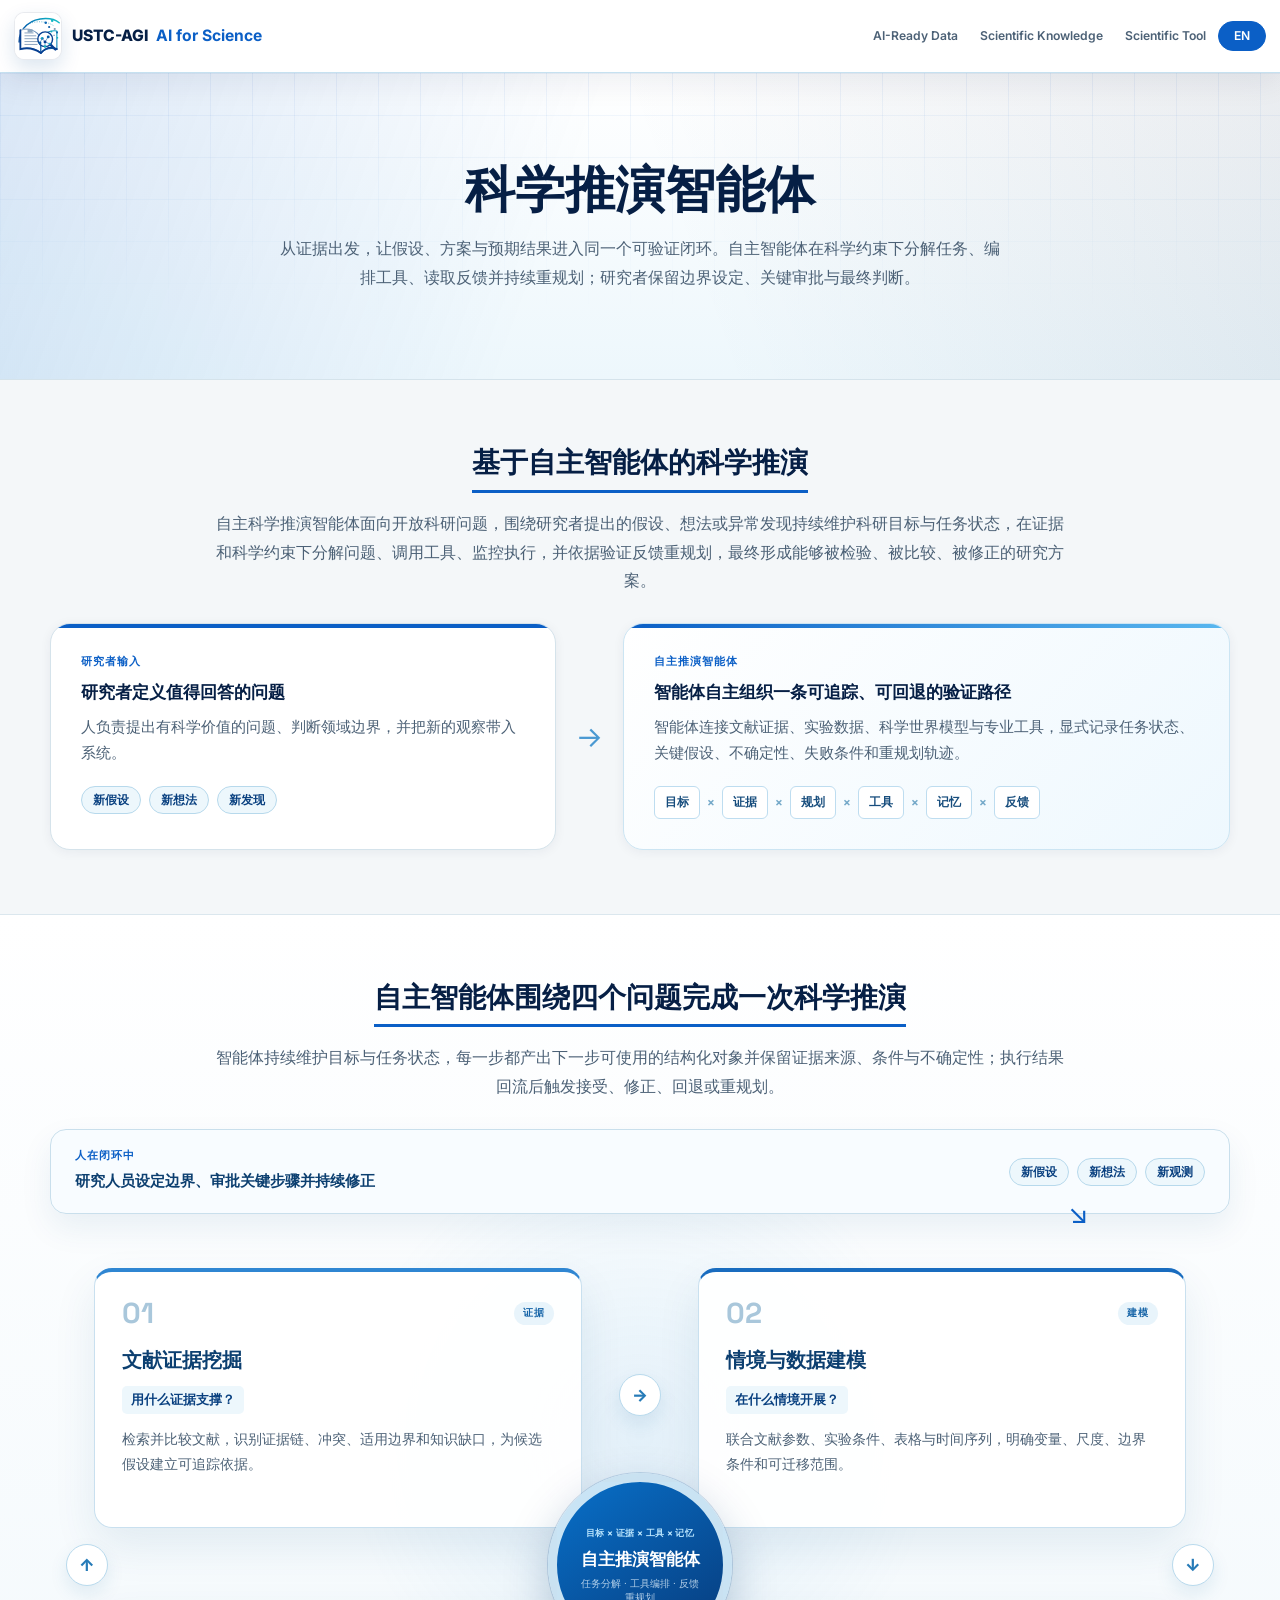
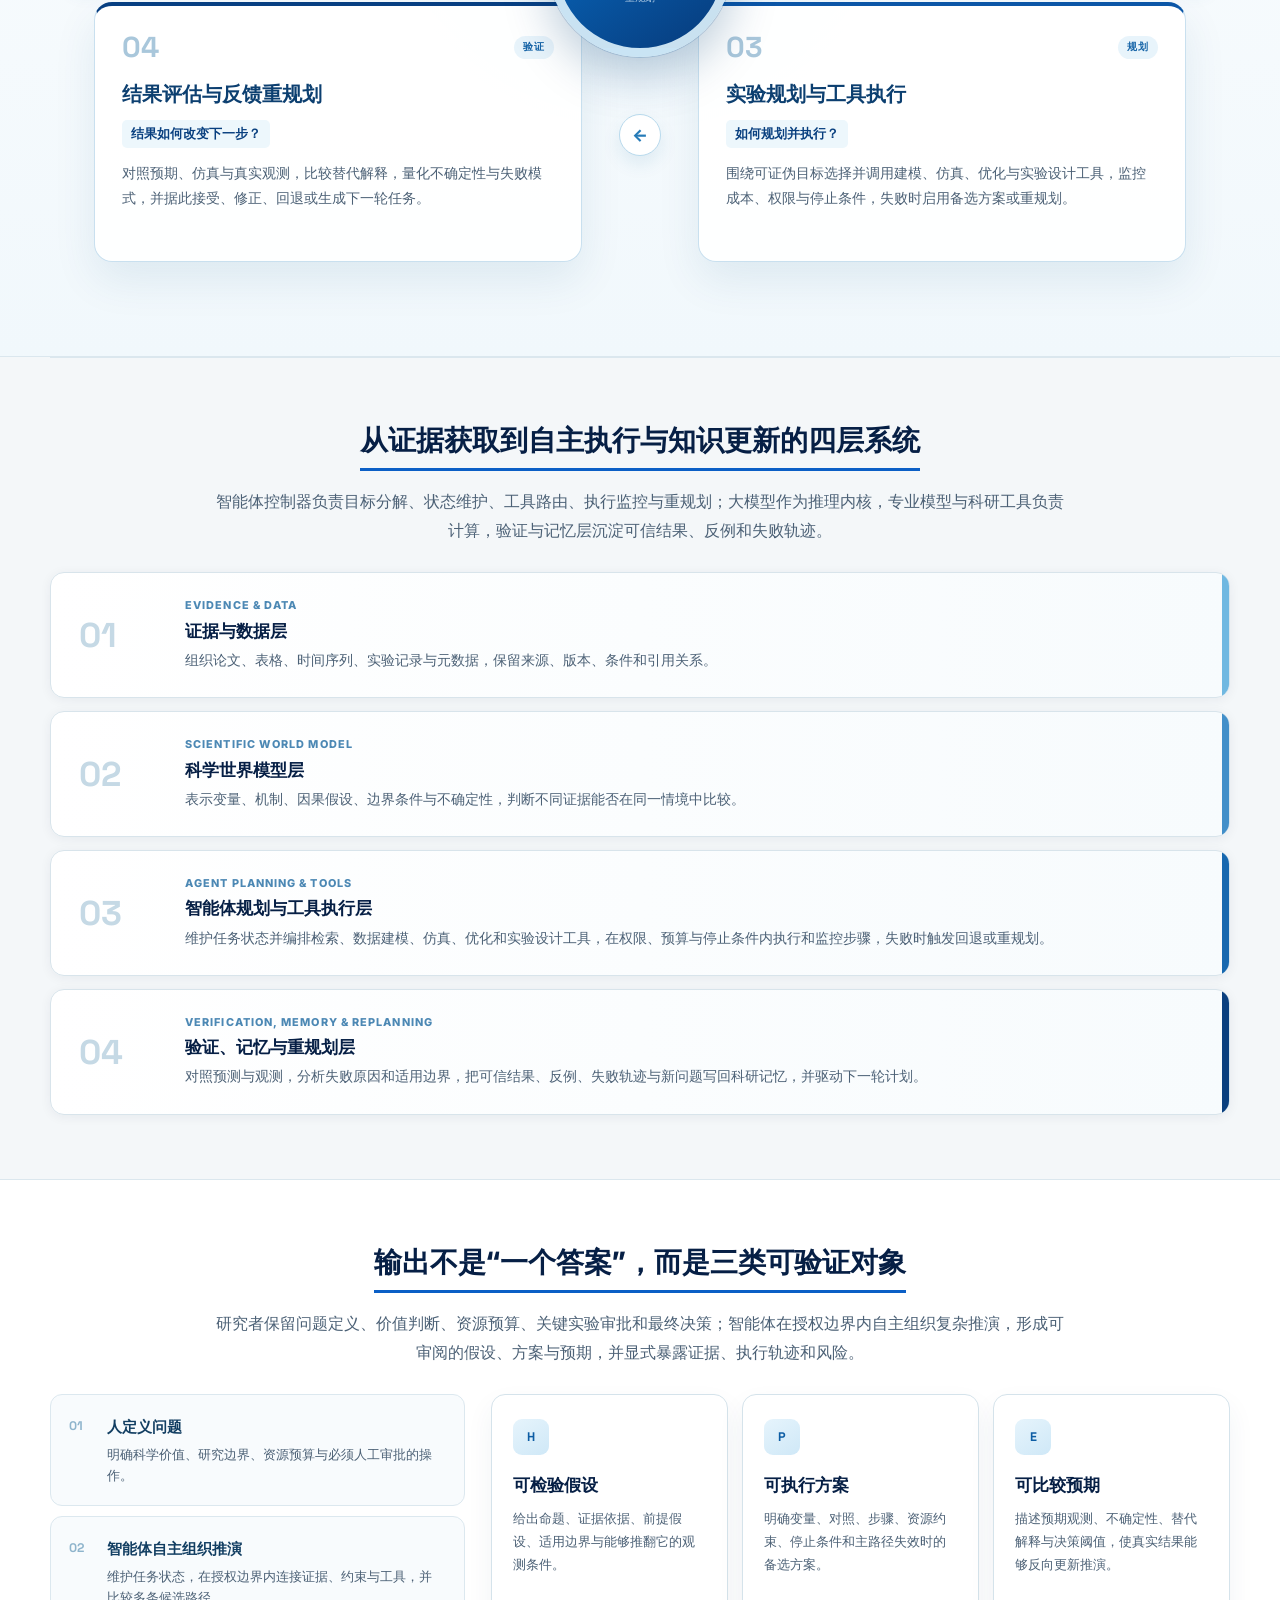
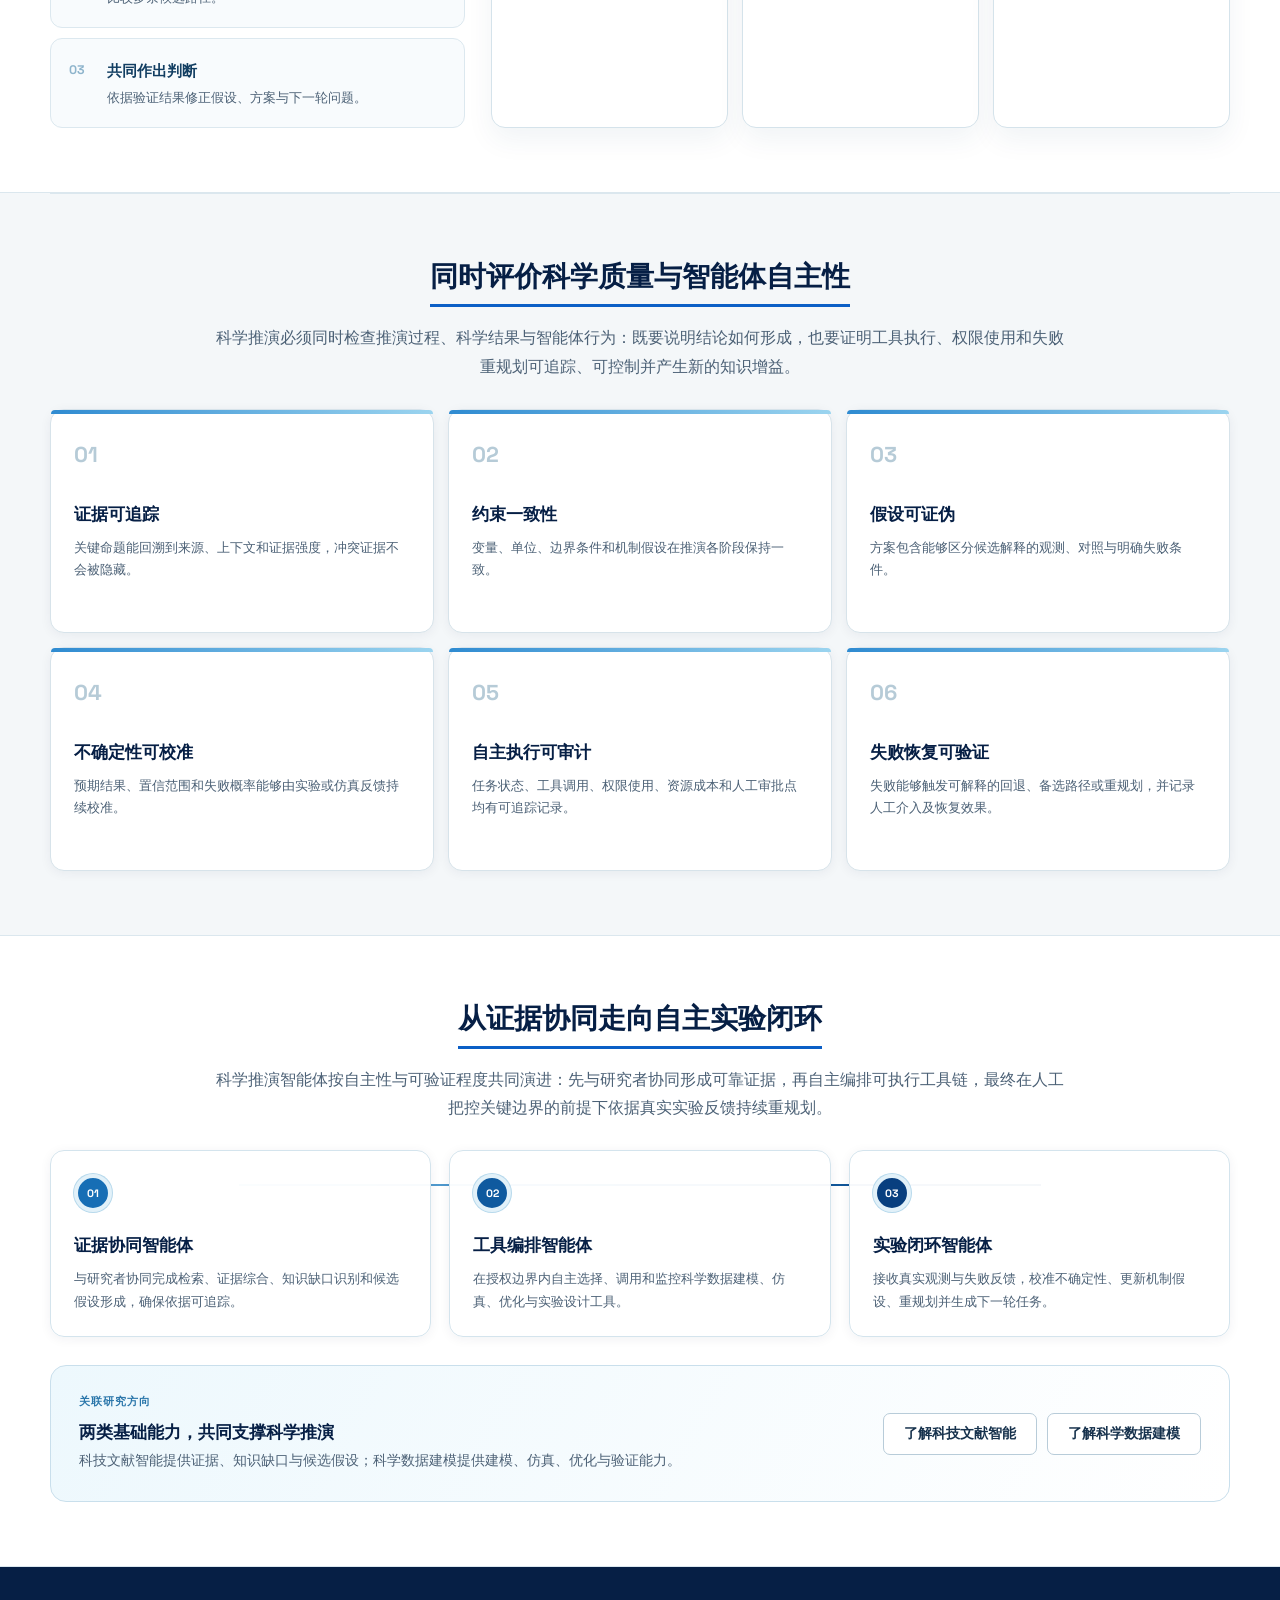
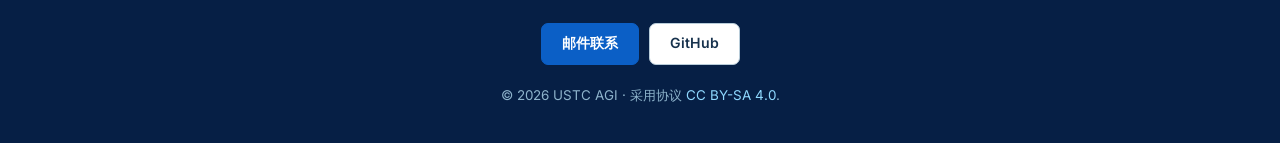
<file: scientific_inference/index.html>
<!DOCTYPE html>
<html lang="zh-CN" data-language="zh">
  <head>
    <meta charset="utf-8" />
    <meta name="viewport" content="width=device-width, initial-scale=1" />
    <title>自主科学推演智能体 | USTC-AGI</title>
    <meta
      name="description"
      content="中国科大 AGI 团队探索自主科学推演智能体：围绕科研目标分解任务、编排工具、监控执行并依据反馈重规划，在人类把控关键决策下形成可验证科研闭环。"
    />
    <meta name="theme-color" content="#ffffff" />
    <meta property="og:title" content="自主科学推演智能体 | USTC-AGI" />
    <meta
      property="og:description"
      content="自主智能体围绕科研目标分解任务、编排工具并依据验证反馈持续重规划。"
    />
    <meta property="og:type" content="website" />
    <meta property="og:url" content="https://ustcagi-sci.github.io/scientific_inference/" />
    <meta property="og:image" content="https://ustcagi-sci.github.io/literature-mining-logo.svg" />
    <meta name="twitter:card" content="summary" />
    <meta name="twitter:title" content="自主科学推演智能体 | USTC-AGI" />
    <meta
      name="twitter:description"
      content="自主智能体围绕科研目标分解任务、编排工具并依据验证反馈持续重规划。"
    />
    <meta name="twitter:image" content="https://ustcagi-sci.github.io/literature-mining-logo.svg" />
    <link rel="canonical" href="https://ustcagi-sci.github.io/scientific_inference/" />
    <link rel="icon" href="../literature-mining-logo.svg" type="image/svg+xml" />
    <link rel="preconnect" href="https://fonts.googleapis.com" />
    <link rel="preconnect" href="https://fonts.gstatic.com" crossorigin />
    <link
      href="https://fonts.googleapis.com/css2?family=Inter:wght@400;500;600;700&amp;family=Space+Grotesk:wght@500;600&amp;display=swap"
      rel="stylesheet"
    />
    <link rel="stylesheet" href="../ref.css" />
  </head>
  <body class="inference-page">
    <nav class="nav">
      <div class="nav-inner">
        <a class="logo" href="../index.html" aria-label="USTC-AGI AI for Science">
          <span class="logo-mark" aria-hidden="true">
            <img src="../literature-mining-logo.svg" alt="" />
          </span>
          <span class="logo-copy">
            <span class="logo-title" data-i18n="brand.title">USTC-AGI</span>
            <span class="logo-subtitle" data-i18n="brand.subtitle">AI for Science</span>
          </span>
        </a>
        <div class="nav-links">
          <a href="../ai_ready_data/" data-i18n="nav.aiReadyData">AI-Ready Data</a>
          <a href="../knowledge_memory/" data-i18n="nav.knowledge">Scientific Knowledge</a>
          <a href="../scistar/" data-i18n="nav.scientificTool">Scientific Tool</a>
          <span class="nav-break" aria-hidden="true"></span>
          <button
            class="language-toggle"
            id="language-toggle"
            type="button"
            aria-label="Switch to English"
            aria-pressed="true"
          >
            EN
          </button>
        </div>
      </div>
    </nav>

    <header id="top" class="hero">
      <div class="hero-content">
        <h1 data-i18n="hero.title">科学推演智能体</h1>
        <p class="hero-subtitle" data-i18n="hero.subtitle">
          从证据出发，让假设、方案与预期结果进入同一个可验证闭环。自主智能体在科学约束下分解任务、编排工具、读取反馈并持续重规划；研究者保留边界设定、关键审批与最终判断。
        </p>
      </div>
    </header>

    <main>
      <section id="definition" class="section inference-definition">
        <div class="section-header">
          <h2 data-i18n="definition.title">基于自主智能体的科学推演</h2>
          <p data-i18n="definition.description">
            自主科学推演智能体面向开放科研问题，围绕研究者提出的假设、想法或异常发现持续维护科研目标与任务状态，在证据和科学约束下分解问题、调用工具、监控执行，并依据验证反馈重规划，最终形成能够被检验、被比较、被修正的研究方案。
          </p>
        </div>

        <div class="inference-definition-grid">
          <article class="inference-input-card">
            <span class="inference-card-label" data-i18n="definition.input.label">研究者输入</span>
            <h3 data-i18n="definition.input.title">研究者定义值得回答的问题</h3>
            <p data-i18n="definition.input.description">
              人负责提出有科学价值的问题、判断领域边界，并把新的观察带入系统。
            </p>
            <ul
              class="inference-chip-list"
              aria-label="研究者输入"
              data-i18n-aria-label="aria.definition.inputs"
            >
              <li data-i18n="definition.input.hypothesis">新假设</li>
              <li data-i18n="definition.input.idea">新想法</li>
              <li data-i18n="definition.input.discovery">新发现</li>
            </ul>
          </article>

          <div class="inference-definition-arrow" aria-hidden="true">→</div>

          <article class="inference-model-card">
            <span class="inference-card-label" data-i18n="definition.model.label">自主推演智能体</span>
            <h3 data-i18n="definition.model.title">智能体自主组织一条可追踪、可回退的验证路径</h3>
            <p data-i18n="definition.model.description">
              智能体连接文献证据、实验数据、科学世界模型与专业工具，显式记录任务状态、关键假设、不确定性、失败条件和重规划轨迹。
            </p>
            <div
              class="inference-model-formula"
              role="img"
              data-i18n-aria-label="aria.definition.formula"
              aria-label="科学推演智能体要素：目标、证据、规划、工具、记忆与反馈"
            >
              <span data-i18n="definition.model.goal">目标</span>
              <b>×</b>
              <span data-i18n="definition.model.evidence">证据</span>
              <b>×</b>
              <span data-i18n="definition.model.plan">规划</span>
              <b>×</b>
              <span data-i18n="definition.model.tools">工具</span>
              <b>×</b>
              <span data-i18n="definition.model.memory">记忆</span>
              <b>×</b>
              <span data-i18n="definition.model.feedback">反馈</span>
            </div>
          </article>
        </div>
      </section>

      <section id="loop" class="section highlights inference-loop-section">
        <div class="section-header">
          <h2 data-i18n="loop.title">自主智能体围绕四个问题完成一次科学推演</h2>
          <p data-i18n="loop.description">
            智能体持续维护目标与任务状态，每一步都产出下一步可使用的结构化对象并保留证据来源、条件与不确定性；执行结果回流后触发接受、修正、回退或重规划。
          </p>
        </div>

        <div class="inference-researcher-rail">
          <div>
            <span class="inference-card-label" data-i18n="loop.researcher.label">人在闭环中</span>
            <strong data-i18n="loop.researcher.title">研究人员设定边界、审批关键步骤并持续修正</strong>
          </div>
          <ul
            class="inference-chip-list"
            aria-label="研究者提示"
            data-i18n-aria-label="aria.loop.prompts"
          >
            <li data-i18n="loop.researcher.hypothesis">新假设</li>
            <li data-i18n="loop.researcher.idea">新想法</li>
            <li data-i18n="loop.researcher.observation">新观测</li>
          </ul>
          <span class="researcher-arrow" aria-hidden="true">↘</span>
        </div>

        <div class="inference-loop">
          <article class="inference-step step-evidence">
            <div class="inference-step-head">
              <span class="inference-step-index">01</span>
              <span class="inference-step-mode" data-i18n="loop.evidence.mode">证据</span>
            </div>
            <h3 data-i18n="loop.evidence.title">文献证据挖掘</h3>
            <p class="inference-question" data-i18n="loop.evidence.question">用什么证据支撑？</p>
            <p data-i18n="loop.evidence.description">
              检索并比较文献，识别证据链、冲突、适用边界和知识缺口，为候选假设建立可追踪依据。
            </p>
          </article>

          <article class="inference-step step-context">
            <div class="inference-step-head">
              <span class="inference-step-index">02</span>
              <span class="inference-step-mode" data-i18n="loop.context.mode">建模</span>
            </div>
            <h3 data-i18n="loop.context.title">情境与数据建模</h3>
            <p class="inference-question" data-i18n="loop.context.question">在什么情境开展？</p>
            <p data-i18n="loop.context.description">
              联合文献参数、实验条件、表格与时间序列，明确变量、尺度、边界条件和可迁移范围。
            </p>
          </article>

          <div class="inference-core">
            <span data-i18n="loop.core.eyebrow">目标 × 证据 × 工具 × 记忆</span>
            <strong data-i18n="loop.core.title">自主推演智能体</strong>
            <small data-i18n="loop.core.description">任务分解 · 工具编排 · 反馈重规划</small>
          </div>

          <article class="inference-step step-plan">
            <div class="inference-step-head">
              <span class="inference-step-index">03</span>
              <span class="inference-step-mode" data-i18n="loop.plan.mode">规划</span>
            </div>
            <h3 data-i18n="loop.plan.title">实验规划与工具执行</h3>
            <p class="inference-question" data-i18n="loop.plan.question">如何规划并执行？</p>
            <p data-i18n="loop.plan.description">
              围绕可证伪目标选择并调用建模、仿真、优化与实验设计工具，监控成本、权限与停止条件，失败时启用备选方案或重规划。
            </p>
          </article>

          <article class="inference-step step-evaluate">
            <div class="inference-step-head">
              <span class="inference-step-index">04</span>
              <span class="inference-step-mode" data-i18n="loop.evaluate.mode">验证</span>
            </div>
            <h3 data-i18n="loop.evaluate.title">结果评估与反馈重规划</h3>
            <p class="inference-question" data-i18n="loop.evaluate.question">结果如何改变下一步？</p>
            <p data-i18n="loop.evaluate.description">
              对照预期、仿真与真实观测，比较替代解释，量化不确定性与失败模式，并据此接受、修正、回退或生成下一轮任务。
            </p>
          </article>

          <span class="loop-arrow arrow-top" aria-hidden="true">→</span>
          <span class="loop-arrow arrow-right" aria-hidden="true">↓</span>
          <span class="loop-arrow arrow-bottom" aria-hidden="true">←</span>
          <span class="loop-arrow arrow-left" aria-hidden="true">↑</span>
        </div>
      </section>

      <section id="architecture" class="section inference-architecture">
        <div class="section-header">
          <h2 data-i18n="architecture.title">从证据获取到自主执行与知识更新的四层系统</h2>
          <p data-i18n="architecture.description">
            智能体控制器负责目标分解、状态维护、工具路由、执行监控与重规划；大模型作为推理内核，专业模型与科研工具负责计算，验证与记忆层沉淀可信结果、反例和失败轨迹。
          </p>
        </div>

        <div class="inference-layers" role="list">
          <article class="inference-layer" role="listitem">
            <span class="inference-layer-index">01</span>
            <div>
              <span class="inference-card-label" data-i18n="layer.evidence.label">Evidence &amp; Data</span>
              <h3 data-i18n="layer.evidence.title">证据与数据层</h3>
              <p data-i18n="layer.evidence.description">
                组织论文、表格、时间序列、实验记录与元数据，保留来源、版本、条件和引用关系。
              </p>
            </div>
          </article>
          <article class="inference-layer" role="listitem">
            <span class="inference-layer-index">02</span>
            <div>
              <span class="inference-card-label" data-i18n="layer.world.label">Scientific World Model</span>
              <h3 data-i18n="layer.world.title">科学世界模型层</h3>
              <p data-i18n="layer.world.description">
                表示变量、机制、因果假设、边界条件与不确定性，判断不同证据能否在同一情境中比较。
              </p>
            </div>
          </article>
          <article class="inference-layer" role="listitem">
            <span class="inference-layer-index">03</span>
            <div>
              <span class="inference-card-label" data-i18n="layer.tools.label">Agent Planning &amp; Tools</span>
              <h3 data-i18n="layer.tools.title">智能体规划与工具执行层</h3>
              <p data-i18n="layer.tools.description">
                维护任务状态并编排检索、数据建模、仿真、优化和实验设计工具，在权限、预算与停止条件内执行和监控步骤，失败时触发回退或重规划。
              </p>
            </div>
          </article>
          <article class="inference-layer" role="listitem">
            <span class="inference-layer-index">04</span>
            <div>
              <span class="inference-card-label" data-i18n="layer.memory.label">Verification, Memory &amp; Replanning</span>
              <h3 data-i18n="layer.memory.title">验证、记忆与重规划层</h3>
              <p data-i18n="layer.memory.description">
                对照预测与观测，分析失败原因和适用边界，把可信结果、反例、失败轨迹与新问题写回科研记忆，并驱动下一轮计划。
              </p>
            </div>
          </article>
        </div>
      </section>

      <section id="collaboration" class="section highlights inference-collaboration">
        <div class="section-header">
          <h2 data-i18n="collaboration.title">输出不是“一个答案”，而是三类可验证对象</h2>
          <p data-i18n="collaboration.description">
            研究者保留问题定义、价值判断、资源预算、关键实验审批和最终决策；智能体在授权边界内自主组织复杂推演，形成可审阅的假设、方案与预期，并显式暴露证据、执行轨迹和风险。
          </p>
        </div>

        <div class="inference-collaboration-grid">
          <div
            class="inference-collaboration-path"
            role="list"
            data-i18n-aria-label="aria.collaboration.roles"
            aria-label="科学推演中的人机角色"
          >
            <div role="listitem">
              <span>01</span>
              <strong data-i18n="collaboration.human.title">人定义问题</strong>
              <p data-i18n="collaboration.human.description">明确科学价值、研究边界、资源预算与必须人工审批的操作。</p>
            </div>
            <div role="listitem">
              <span>02</span>
              <strong data-i18n="collaboration.model.title">智能体自主组织推演</strong>
              <p data-i18n="collaboration.model.description">维护任务状态，在授权边界内连接证据、约束与工具，并比较多条候选路径。</p>
            </div>
            <div role="listitem">
              <span>03</span>
              <strong data-i18n="collaboration.joint.title">共同作出判断</strong>
              <p data-i18n="collaboration.joint.description">依据验证结果修正假设、方案与下一轮问题。</p>
            </div>
          </div>

          <div class="inference-outputs" role="list">
            <article class="inference-output" role="listitem">
              <span class="inference-output-icon" aria-hidden="true">H</span>
              <h3 data-i18n="output.hypothesis.title">可检验假设</h3>
              <p data-i18n="output.hypothesis.description">
                给出命题、证据依据、前提假设、适用边界与能够推翻它的观测条件。
              </p>
            </article>
            <article class="inference-output" role="listitem">
              <span class="inference-output-icon" aria-hidden="true">P</span>
              <h3 data-i18n="output.plan.title">可执行方案</h3>
              <p data-i18n="output.plan.description">
                明确变量、对照、步骤、资源约束、停止条件和主路径失效时的备选方案。
              </p>
            </article>
            <article class="inference-output" role="listitem">
              <span class="inference-output-icon" aria-hidden="true">E</span>
              <h3 data-i18n="output.expectation.title">可比较预期</h3>
              <p data-i18n="output.expectation.description">
                描述预期观测、不确定性、替代解释与决策阈值，使真实结果能够反向更新推演。
              </p>
            </article>
          </div>
        </div>
      </section>

      <section id="trust" class="section inference-trust">
        <div class="section-header">
          <h2 data-i18n="trust.title">同时评价科学质量与智能体自主性</h2>
          <p data-i18n="trust.description">
            科学推演必须同时检查推演过程、科学结果与智能体行为：既要说明结论如何形成，也要证明工具执行、权限使用和失败重规划可追踪、可控制并产生新的知识增益。
          </p>
        </div>

        <div class="inference-metrics" role="list">
          <article class="inference-metric" role="listitem">
            <span>01</span>
            <h3 data-i18n="metric.evidence.title">证据可追踪</h3>
            <p data-i18n="metric.evidence.description">关键命题能回溯到来源、上下文和证据强度，冲突证据不会被隐藏。</p>
          </article>
          <article class="inference-metric" role="listitem">
            <span>02</span>
            <h3 data-i18n="metric.constraint.title">约束一致性</h3>
            <p data-i18n="metric.constraint.description">变量、单位、边界条件和机制假设在推演各阶段保持一致。</p>
          </article>
          <article class="inference-metric" role="listitem">
            <span>03</span>
            <h3 data-i18n="metric.falsifiable.title">假设可证伪</h3>
            <p data-i18n="metric.falsifiable.description">方案包含能够区分候选解释的观测、对照与明确失败条件。</p>
          </article>
          <article class="inference-metric" role="listitem">
            <span>04</span>
            <h3 data-i18n="metric.calibration.title">不确定性可校准</h3>
            <p data-i18n="metric.calibration.description">预期结果、置信范围和失败概率能够由实验或仿真反馈持续校准。</p>
          </article>
          <article class="inference-metric" role="listitem">
            <span>05</span>
            <h3 data-i18n="metric.audit.title">自主执行可审计</h3>
            <p data-i18n="metric.audit.description">任务状态、工具调用、权限使用、资源成本和人工审批点均有可追踪记录。</p>
          </article>
          <article class="inference-metric" role="listitem">
            <span>06</span>
            <h3 data-i18n="metric.recovery.title">失败恢复可验证</h3>
            <p data-i18n="metric.recovery.description">失败能够触发可解释的回退、备选路径或重规划，并记录人工介入及恢复效果。</p>
          </article>
        </div>
      </section>

      <section id="roadmap" class="section highlights inference-roadmap-section">
        <div class="section-header">
          <h2 data-i18n="roadmap.title">从证据协同走向自主实验闭环</h2>
          <p data-i18n="roadmap.description">
            科学推演智能体按自主性与可验证程度共同演进：先与研究者协同形成可靠证据，再自主编排可执行工具链，最终在人工把控关键边界的前提下依据真实实验反馈持续重规划。
          </p>
        </div>

        <ol class="inference-roadmap">
          <li class="inference-roadmap-step">
            <span class="inference-roadmap-index">01</span>
            <div>
              <h3 data-i18n="roadmap.evidence.title">证据协同智能体</h3>
              <p data-i18n="roadmap.evidence.description">与研究者协同完成检索、证据综合、知识缺口识别和候选假设形成，确保依据可追踪。</p>
            </div>
          </li>
          <li class="inference-roadmap-step">
            <span class="inference-roadmap-index">02</span>
            <div>
              <h3 data-i18n="roadmap.tools.title">工具编排智能体</h3>
              <p data-i18n="roadmap.tools.description">在授权边界内自主选择、调用和监控科学数据建模、仿真、优化与实验设计工具。</p>
            </div>
          </li>
          <li class="inference-roadmap-step">
            <span class="inference-roadmap-index">03</span>
            <div>
              <h3 data-i18n="roadmap.closed.title">实验闭环智能体</h3>
              <p data-i18n="roadmap.closed.description">接收真实观测与失败反馈，校准不确定性、更新机制假设、重规划并生成下一轮任务。</p>
            </div>
          </li>
        </ol>

        <div class="inference-next">
          <div>
            <span class="inference-card-label" data-i18n="next.label">关联研究方向</span>
            <h3 data-i18n="next.title">两类基础能力，共同支撑科学推演</h3>
            <p data-i18n="next.description">
              科技文献智能提供证据、知识缺口与候选假设；科学数据建模提供建模、仿真、优化与验证能力。
            </p>
          </div>
          <div class="section-actions">
            <a class="btn ghost" href="../knowledge_memory/" data-i18n="next.knowledge">了解科技文献智能</a>
            <a class="btn ghost" href="../data_modeling/" data-i18n="next.data">了解科学数据建模</a>
          </div>
        </div>
      </section>
    </main>

    <footer id="contact" class="footer">
      <div class="footer-actions">
        <a class="btn primary" href="mailto:mycheng@ustc.edu.cn" data-i18n="footer.email">邮件联系</a>
        <a class="btn ghost" href="https://github.com/ustc-ai4science" target="_blank" rel="noopener noreferrer">GitHub</a>
      </div>
      <p class="footer-note">
        © <span id="year"></span> <span data-i18n="footer.note">USTC AGI · 采用协议</span>
        <a href="https://creativecommons.org/licenses/by-sa/4.0/" target="_blank" rel="license noopener noreferrer">CC BY-SA 4.0</a>.
      </p>
    </footer>

    <script>
      const translations = {
        en: {
          "meta.title": "Autonomous Scientific Inference Agent | USTC-AGI",
          "meta.description":
            "USTC AGI's vision for autonomous scientific inference: agents decompose research goals, orchestrate tools, replan from feedback, and keep humans in control.",
          "brand.title": "USTC-AGI",
          "brand.subtitle": "AI for Science",
          "nav.data": "Scientific Data Modeling",
          "nav.knowledge": "Scientific Knowledge",
          "nav.aiReadyData": "AI-Ready Data",
          "nav.scientificTool": "Scientific Tool",
          "nav.inference": "Scientific Inference Agent",
          "nav.aiScientist": "AI Scientist",
          "nav.aiScience": "Science of AI",
          "nav.projects": "Open Source",
          "nav.papers": "Publications",
          "hero.title": "Scientific Inference Agent",
          "hero.subtitle":
            "Start from evidence and place hypotheses, plans, and expected outcomes in one verifiable loop. Under scientific constraints, the autonomous agent decomposes tasks, orchestrates tools, reads feedback, and replans, while researchers retain boundary setting, critical approvals, and final judgment.",
          "definition.title": "Autonomous Agent–Based Scientific Inference",
          "definition.description":
            "For open-ended research questions, the autonomous agent maintains research goals and task state around hypotheses, ideas, or anomalous observations proposed by researchers. Under evidential and scientific constraints, it decomposes problems, invokes tools, monitors execution, and replans from validation feedback to produce proposals that can be tested, compared, and revised.",
          "definition.input.label": "Researcher Input",
          "definition.input.title": "Researchers Define Questions Worth Answering",
          "definition.input.description":
            "People frame the scientific value, judge domain boundaries, and bring new observations into the system.",
          "definition.input.hypothesis": "New hypothesis",
          "definition.input.idea": "New idea",
          "definition.input.discovery": "New discovery",
          "definition.model.label": "Autonomous Inference Agent",
          "definition.model.title": "The Agent Autonomously Organizes a Traceable, Recoverable Validation Path",
          "definition.model.description":
            "The agent connects literature evidence, experimental data, scientific world models, and specialist tools while explicitly recording task state, assumptions, uncertainty, failure conditions, and replanning trajectories.",
          "definition.model.goal": "Goal",
          "definition.model.evidence": "Evidence",
          "definition.model.plan": "Planning",
          "definition.model.tools": "Tools",
          "definition.model.memory": "Memory",
          "definition.model.feedback": "Feedback",
          "loop.title": "An Autonomous Agent Completes Scientific Inference around Four Questions",
          "loop.description":
            "The agent maintains goals and task state throughout the process. Each stage produces a structured object for the next while preserving provenance, conditions, and uncertainty; execution results then trigger acceptance, revision, rollback, or replanning.",
          "loop.researcher.label": "Human in the Loop",
          "loop.researcher.title": "Researchers Set Boundaries, Approve Critical Steps, and Continue to Revise",
          "loop.researcher.hypothesis": "New hypothesis",
          "loop.researcher.idea": "New idea",
          "loop.researcher.observation": "New observation",
          "loop.evidence.mode": "Ground",
          "loop.evidence.title": "Literature Evidence Mining",
          "loop.evidence.question": "What evidence supports it?",
          "loop.evidence.description":
            "Retrieve and compare literature, identify evidence chains, conflicts, applicability boundaries, and knowledge gaps, and build traceable support for candidate hypotheses.",
          "loop.context.mode": "Model",
          "loop.context.title": "Context and Data Modeling",
          "loop.context.question": "Under what conditions should it be studied?",
          "loop.context.description":
            "Combine reported parameters, experimental conditions, tables, and time series to define variables, scales, boundary conditions, and transfer limits.",
          "loop.plan.mode": "Plan",
          "loop.plan.title": "Experiment Planning and Tool Execution",
          "loop.plan.question": "How should it be planned and executed?",
          "loop.plan.description":
            "Select and invoke modeling, simulation, optimization, and experimental-design tools around falsifiable objectives; monitor cost, permissions, and stopping conditions; and activate fallback paths or replanning when execution fails.",
          "loop.evaluate.mode": "Verify",
          "loop.evaluate.title": "Outcome Evaluation and Feedback-Driven Replanning",
          "loop.evaluate.question": "How should outcomes change the next step?",
          "loop.evaluate.description":
            "Compare expectations, simulations, and real observations; evaluate alternative explanations, uncertainty, and failure modes; and use the evidence to accept, revise, roll back, or generate the next task.",
          "loop.core.eyebrow": "Goal × Evidence × Tools × Memory",
          "loop.core.title": "Autonomous Inference Agent",
          "loop.core.description": "Task decomposition · Tool orchestration · Feedback-driven replanning",
          "architecture.title": "Four Layers from Evidence Acquisition to Autonomous Execution and Knowledge Update",
          "architecture.description":
            "The agent controller decomposes goals, maintains task state, routes tools, monitors execution, and replans. Foundation models serve as reasoning engines, specialist models and research tools perform computations, and verification and memory preserve reliable results, counterexamples, and failure trajectories.",
          "layer.evidence.label": "Evidence & Data",
          "layer.evidence.title": "Evidence and Data Layer",
          "layer.evidence.description":
            "Organize papers, tables, time series, experimental records, and metadata while preserving provenance, versions, conditions, and citation relations.",
          "layer.world.label": "Scientific World Model",
          "layer.world.title": "Scientific World Model Layer",
          "layer.world.description":
            "Represent variables, mechanisms, causal assumptions, boundary conditions, and uncertainty, and determine whether evidence from different contexts can be compared.",
          "layer.tools.label": "Agent Planning & Tools",
          "layer.tools.title": "Agent Planning and Tool Execution Layer",
          "layer.tools.description":
            "Maintain task state and orchestrate retrieval, data modeling, simulation, optimization, and experimental-design tools within permissions, budgets, and stopping conditions; trigger rollback or replanning when execution fails.",
          "layer.memory.label": "Verification, Memory & Replanning",
          "layer.memory.title": "Verification, Memory, and Replanning Layer",
          "layer.memory.description":
            "Compare predictions with observations, analyze failure causes and validity limits, write reliable results, counterexamples, failure trajectories, and new questions back into research memory, and drive the next plan.",
          "collaboration.title": "The Outputs Are Three Verifiable Objects, Not One Answer",
          "collaboration.description":
            "Researchers retain problem framing, value judgments, resource budgets, approval of critical experiments, and final decisions. Within authorized boundaries, the agent autonomously organizes complex inference into reviewable hypotheses, plans, and expectations while exposing evidence, execution traces, and risk.",
          "collaboration.human.title": "People Frame the Problem",
          "collaboration.human.description":
            "Define scientific value, research boundaries, resource budgets, and operations that require human approval.",
          "collaboration.model.title": "The Agent Autonomously Organizes Inference",
          "collaboration.model.description":
            "Maintain task state, connect evidence, constraints, and tools within authorized boundaries, and compare multiple candidate paths.",
          "collaboration.joint.title": "Both Make the Judgment",
          "collaboration.joint.description": "Use validation results to revise hypotheses, plans, and the next question.",
          "output.hypothesis.title": "Testable Hypothesis",
          "output.hypothesis.description":
            "State the claim, evidential basis, assumptions, applicability boundaries, and observations that could falsify it.",
          "output.plan.title": "Executable Plan",
          "output.plan.description":
            "Specify variables, controls, steps, resource constraints, stopping conditions, and fallback paths if the main route fails.",
          "output.expectation.title": "Comparable Expectations",
          "output.expectation.description":
            "Describe expected observations, uncertainty, alternative explanations, and decision thresholds so real outcomes can update the inference.",
          "trust.title": "Evaluate Both Scientific Quality and Agent Autonomy",
          "trust.description":
            "Scientific inference must examine the process, scientific outcome, and agent behavior together: it should explain how claims formed and demonstrate that tool execution, permission use, and failure-driven replanning remain traceable, controllable, and knowledge-producing.",
          "metric.evidence.title": "Traceable Evidence",
          "metric.evidence.description":
            "Key claims resolve to sources, context, and evidence strength, and conflicting evidence remains visible.",
          "metric.constraint.title": "Constraint Consistency",
          "metric.constraint.description":
            "Variables, units, boundary conditions, and mechanistic assumptions stay consistent across stages.",
          "metric.falsifiable.title": "Falsifiable Hypotheses",
          "metric.falsifiable.description":
            "Plans include observations, controls, and explicit failure conditions that distinguish candidate explanations.",
          "metric.calibration.title": "Calibrated Uncertainty",
          "metric.calibration.description":
            "Expected outcomes, confidence ranges, and failure probabilities can be recalibrated by experimental or simulation feedback.",
          "metric.audit.title": "Auditable Autonomous Execution",
          "metric.audit.description":
            "Task state, tool calls, permission use, resource cost, and human approval points all retain traceable records.",
          "metric.recovery.title": "Verifiable Failure Recovery",
          "metric.recovery.description":
            "Failures trigger explainable rollback, fallback paths, or replanning, with human intervention and recovery outcomes recorded.",
          "roadmap.title": "From Evidence Collaboration to Autonomous Experimental Loops",
          "roadmap.description":
            "Scientific inference agents progress jointly in autonomy and verifiability: first collaborate with researchers to establish reliable evidence, then autonomously orchestrate executable toolchains, and finally replan continuously from real experimental feedback while humans control critical boundaries.",
          "roadmap.evidence.title": "Evidence-Collaboration Agent",
          "roadmap.evidence.description":
            "Collaborate with researchers to retrieve and synthesize evidence, identify knowledge gaps, formulate candidate hypotheses, and preserve traceable support.",
          "roadmap.tools.title": "Tool-Orchestration Agent",
          "roadmap.tools.description":
            "Autonomously select, invoke, and monitor scientific data modeling, simulation, optimization, and experimental-design tools within authorized boundaries.",
          "roadmap.closed.title": "Closed-Loop Experimental Agent",
          "roadmap.closed.description":
            "Receive observations and failure feedback, calibrate uncertainty, update mechanistic assumptions, replan, and generate the next task.",
          "next.label": "Connected Research",
          "next.title": "Two Foundations Support Scientific Inference",
          "next.description":
            "Scientific Literature Intelligence supplies evidence, knowledge gaps, and candidate hypotheses; Scientific Data Modeling supplies modeling, simulation, optimization, and validation capabilities.",
          "next.knowledge": "Explore Scientific Literature Intelligence",
          "next.data": "Explore Scientific Data Modeling",
          "aria.definition.inputs": "Researcher inputs",
          "aria.definition.formula":
            "Scientific inference agent inputs: goal, evidence, planning, tools, memory, and feedback",
          "aria.loop.prompts": "Researcher prompts",
          "aria.collaboration.roles": "Human and agent roles in scientific inference",
          "footer.email": "Email Us",
          "footer.note": "USTC AGI · Licensed under"
        },
        zh: {
          "meta.title": "自主科学推演智能体 | USTC-AGI",
          "meta.description":
            "中国科大 AGI 团队探索自主科学推演智能体：围绕科研目标分解任务、编排工具、监控执行并依据反馈重规划，在人类把控关键决策下形成可验证科研闭环。",
          "brand.title": "USTC-AGI",
          "brand.subtitle": "AI for Science",
          "nav.data": "科学数据建模",
          "nav.knowledge": "Scientific Knowledge",
          "nav.aiReadyData": "AI-Ready Data",
          "nav.scientificTool": "Scientific Tool",
          "nav.inference": "科学推演智能体",
          "nav.aiScientist": "AI Scientist",
          "nav.aiScience": "Science of AI",
          "nav.projects": "开源项目",
          "nav.papers": "论文列表",
          "hero.title": "科学推演智能体",
          "hero.subtitle":
            "从证据出发，让假设、方案与预期结果进入同一个可验证闭环。自主智能体在科学约束下分解任务、编排工具、读取反馈并持续重规划；研究者保留边界设定、关键审批与最终判断。",
          "definition.title": "基于自主智能体的科学推演",
          "definition.description":
            "自主科学推演智能体面向开放科研问题，围绕研究者提出的假设、想法或异常发现持续维护科研目标与任务状态，在证据和科学约束下分解问题、调用工具、监控执行，并依据验证反馈重规划，最终形成能够被检验、被比较、被修正的研究方案。",
          "definition.input.label": "研究者输入",
          "definition.input.title": "研究者定义值得回答的问题",
          "definition.input.description": "人负责提出有科学价值的问题、判断领域边界，并把新的观察带入系统。",
          "definition.input.hypothesis": "新假设",
          "definition.input.idea": "新想法",
          "definition.input.discovery": "新发现",
          "definition.model.label": "自主推演智能体",
          "definition.model.title": "智能体自主组织一条可追踪、可回退的验证路径",
          "definition.model.description":
            "智能体连接文献证据、实验数据、科学世界模型与专业工具，显式记录任务状态、关键假设、不确定性、失败条件和重规划轨迹。",
          "definition.model.goal": "目标",
          "definition.model.evidence": "证据",
          "definition.model.plan": "规划",
          "definition.model.tools": "工具",
          "definition.model.memory": "记忆",
          "definition.model.feedback": "反馈",
          "loop.title": "自主智能体围绕四个问题完成一次科学推演",
          "loop.description":
            "智能体持续维护目标与任务状态，每一步都产出下一步可使用的结构化对象并保留证据来源、条件与不确定性；执行结果回流后触发接受、修正、回退或重规划。",
          "loop.researcher.label": "人在闭环中",
          "loop.researcher.title": "研究人员设定边界、审批关键步骤并持续修正",
          "loop.researcher.hypothesis": "新假设",
          "loop.researcher.idea": "新想法",
          "loop.researcher.observation": "新观测",
          "loop.evidence.mode": "证据",
          "loop.evidence.title": "文献证据挖掘",
          "loop.evidence.question": "用什么证据支撑？",
          "loop.evidence.description":
            "检索并比较文献，识别证据链、冲突、适用边界和知识缺口，为候选假设建立可追踪依据。",
          "loop.context.mode": "建模",
          "loop.context.title": "情境与数据建模",
          "loop.context.question": "在什么情境开展？",
          "loop.context.description":
            "联合文献参数、实验条件、表格与时间序列，明确变量、尺度、边界条件和可迁移范围。",
          "loop.plan.mode": "规划",
          "loop.plan.title": "实验规划与工具执行",
          "loop.plan.question": "如何规划并执行？",
          "loop.plan.description":
            "围绕可证伪目标选择并调用建模、仿真、优化与实验设计工具，监控成本、权限与停止条件，失败时启用备选方案或重规划。",
          "loop.evaluate.mode": "验证",
          "loop.evaluate.title": "结果评估与反馈重规划",
          "loop.evaluate.question": "结果如何改变下一步？",
          "loop.evaluate.description":
            "对照预期、仿真与真实观测，比较替代解释，量化不确定性与失败模式，并据此接受、修正、回退或生成下一轮任务。",
          "loop.core.eyebrow": "目标 × 证据 × 工具 × 记忆",
          "loop.core.title": "自主推演智能体",
          "loop.core.description": "任务分解 · 工具编排 · 反馈重规划",
          "architecture.title": "从证据获取到自主执行与知识更新的四层系统",
          "architecture.description":
            "智能体控制器负责目标分解、状态维护、工具路由、执行监控与重规划；大模型作为推理内核，专业模型与科研工具负责计算，验证与记忆层沉淀可信结果、反例和失败轨迹。",
          "layer.evidence.label": "Evidence & Data",
          "layer.evidence.title": "证据与数据层",
          "layer.evidence.description":
            "组织论文、表格、时间序列、实验记录与元数据，保留来源、版本、条件和引用关系。",
          "layer.world.label": "Scientific World Model",
          "layer.world.title": "科学世界模型层",
          "layer.world.description":
            "表示变量、机制、因果假设、边界条件与不确定性，判断不同证据能否在同一情境中比较。",
          "layer.tools.label": "Agent Planning & Tools",
          "layer.tools.title": "智能体规划与工具执行层",
          "layer.tools.description":
            "维护任务状态并编排检索、数据建模、仿真、优化和实验设计工具，在权限、预算与停止条件内执行和监控步骤，失败时触发回退或重规划。",
          "layer.memory.label": "Verification, Memory & Replanning",
          "layer.memory.title": "验证、记忆与重规划层",
          "layer.memory.description":
            "对照预测与观测，分析失败原因和适用边界，把可信结果、反例、失败轨迹与新问题写回科研记忆，并驱动下一轮计划。",
          "collaboration.title": "输出不是“一个答案”，而是三类可验证对象",
          "collaboration.description":
            "研究者保留问题定义、价值判断、资源预算、关键实验审批和最终决策；智能体在授权边界内自主组织复杂推演，形成可审阅的假设、方案与预期，并显式暴露证据、执行轨迹和风险。",
          "collaboration.human.title": "人定义问题",
          "collaboration.human.description": "明确科学价值、研究边界、资源预算与必须人工审批的操作。",
          "collaboration.model.title": "智能体自主组织推演",
          "collaboration.model.description": "维护任务状态，在授权边界内连接证据、约束与工具，并比较多条候选路径。",
          "collaboration.joint.title": "共同作出判断",
          "collaboration.joint.description": "依据验证结果修正假设、方案与下一轮问题。",
          "output.hypothesis.title": "可检验假设",
          "output.hypothesis.description":
            "给出命题、证据依据、前提假设、适用边界与能够推翻它的观测条件。",
          "output.plan.title": "可执行方案",
          "output.plan.description":
            "明确变量、对照、步骤、资源约束、停止条件和主路径失效时的备选方案。",
          "output.expectation.title": "可比较预期",
          "output.expectation.description":
            "描述预期观测、不确定性、替代解释与决策阈值，使真实结果能够反向更新推演。",
          "trust.title": "同时评价科学质量与智能体自主性",
          "trust.description":
            "科学推演必须同时检查推演过程、科学结果与智能体行为：既要说明结论如何形成，也要证明工具执行、权限使用和失败重规划可追踪、可控制并产生新的知识增益。",
          "metric.evidence.title": "证据可追踪",
          "metric.evidence.description": "关键命题能回溯到来源、上下文和证据强度，冲突证据不会被隐藏。",
          "metric.constraint.title": "约束一致性",
          "metric.constraint.description": "变量、单位、边界条件和机制假设在推演各阶段保持一致。",
          "metric.falsifiable.title": "假设可证伪",
          "metric.falsifiable.description": "方案包含能够区分候选解释的观测、对照与明确失败条件。",
          "metric.calibration.title": "不确定性可校准",
          "metric.calibration.description": "预期结果、置信范围和失败概率能够由实验或仿真反馈持续校准。",
          "metric.audit.title": "自主执行可审计",
          "metric.audit.description": "任务状态、工具调用、权限使用、资源成本和人工审批点均有可追踪记录。",
          "metric.recovery.title": "失败恢复可验证",
          "metric.recovery.description": "失败能够触发可解释的回退、备选路径或重规划，并记录人工介入及恢复效果。",
          "roadmap.title": "从证据协同走向自主实验闭环",
          "roadmap.description":
            "科学推演智能体按自主性与可验证程度共同演进：先与研究者协同形成可靠证据，再自主编排可执行工具链，最终在人工把控关键边界的前提下依据真实实验反馈持续重规划。",
          "roadmap.evidence.title": "证据协同智能体",
          "roadmap.evidence.description": "与研究者协同完成检索、证据综合、知识缺口识别和候选假设形成，确保依据可追踪。",
          "roadmap.tools.title": "工具编排智能体",
          "roadmap.tools.description": "在授权边界内自主选择、调用和监控科学数据建模、仿真、优化与实验设计工具。",
          "roadmap.closed.title": "实验闭环智能体",
          "roadmap.closed.description": "接收真实观测与失败反馈，校准不确定性、更新机制假设、重规划并生成下一轮任务。",
          "next.label": "关联研究方向",
          "next.title": "两类基础能力，共同支撑科学推演",
          "next.description":
            "科技文献智能提供证据、知识缺口与候选假设；科学数据建模提供建模、仿真、优化与验证能力。",
          "next.knowledge": "了解科技文献智能",
          "next.data": "了解科学数据建模",
          "aria.definition.inputs": "研究者输入",
          "aria.definition.formula": "科学推演智能体要素：目标、证据、规划、工具、记忆与反馈",
          "aria.loop.prompts": "研究者提示",
          "aria.collaboration.roles": "科学推演中的人机角色",
          "footer.email": "邮件联系",
          "footer.note": "USTC AGI · 采用协议"
        }
      };

      const getStoredLanguage = () => {
        try {
          return localStorage.getItem("preferredLanguage");
        } catch {
          return null;
        }
      };

      const getInitialLanguage = () => {
        const params = new URLSearchParams(window.location.search);
        const queryLanguage = params.get("lang");
        if (queryLanguage === "en" || queryLanguage === "zh") {
          return queryLanguage;
        }

        const storedLanguage = getStoredLanguage();
        return storedLanguage === "en" || storedLanguage === "zh" ? storedLanguage : "zh";
      };

      const setLanguage = (language, persist = false) => {
        const copy = translations[language];
        const toggle = document.getElementById("language-toggle");

        document.documentElement.lang = language === "zh" ? "zh-CN" : "en";
        document.documentElement.dataset.language = language;
        document.title = copy["meta.title"];
        document.querySelector('meta[name="description"]').setAttribute("content", copy["meta.description"]);

        document.querySelectorAll("[data-i18n]").forEach((element) => {
          const key = element.dataset.i18n;
          if (copy[key]) {
            element.textContent = copy[key];
          }
        });

        document.querySelectorAll("[data-i18n-aria-label]").forEach((element) => {
          const key = element.dataset.i18nAriaLabel;
          if (copy[key]) {
            element.setAttribute("aria-label", copy[key]);
          }
        });

        toggle.textContent = language === "zh" ? "EN" : "中文";
        toggle.setAttribute("aria-label", language === "zh" ? "Switch to English" : "切换到中文");
        toggle.setAttribute("aria-pressed", language === "zh" ? "true" : "false");

        if (persist) {
          try {
            localStorage.setItem("preferredLanguage", language);
          } catch {
            // Language switching still works when storage is unavailable.
          }
        }
      };

      document.getElementById("year").textContent = new Date().getFullYear();
      setLanguage(getInitialLanguage());

      document.getElementById("language-toggle").addEventListener("click", () => {
        const currentLanguage = document.documentElement.dataset.language;
        setLanguage(currentLanguage === "zh" ? "en" : "zh", true);
      });
    </script>
  </body>
</html>
</file>
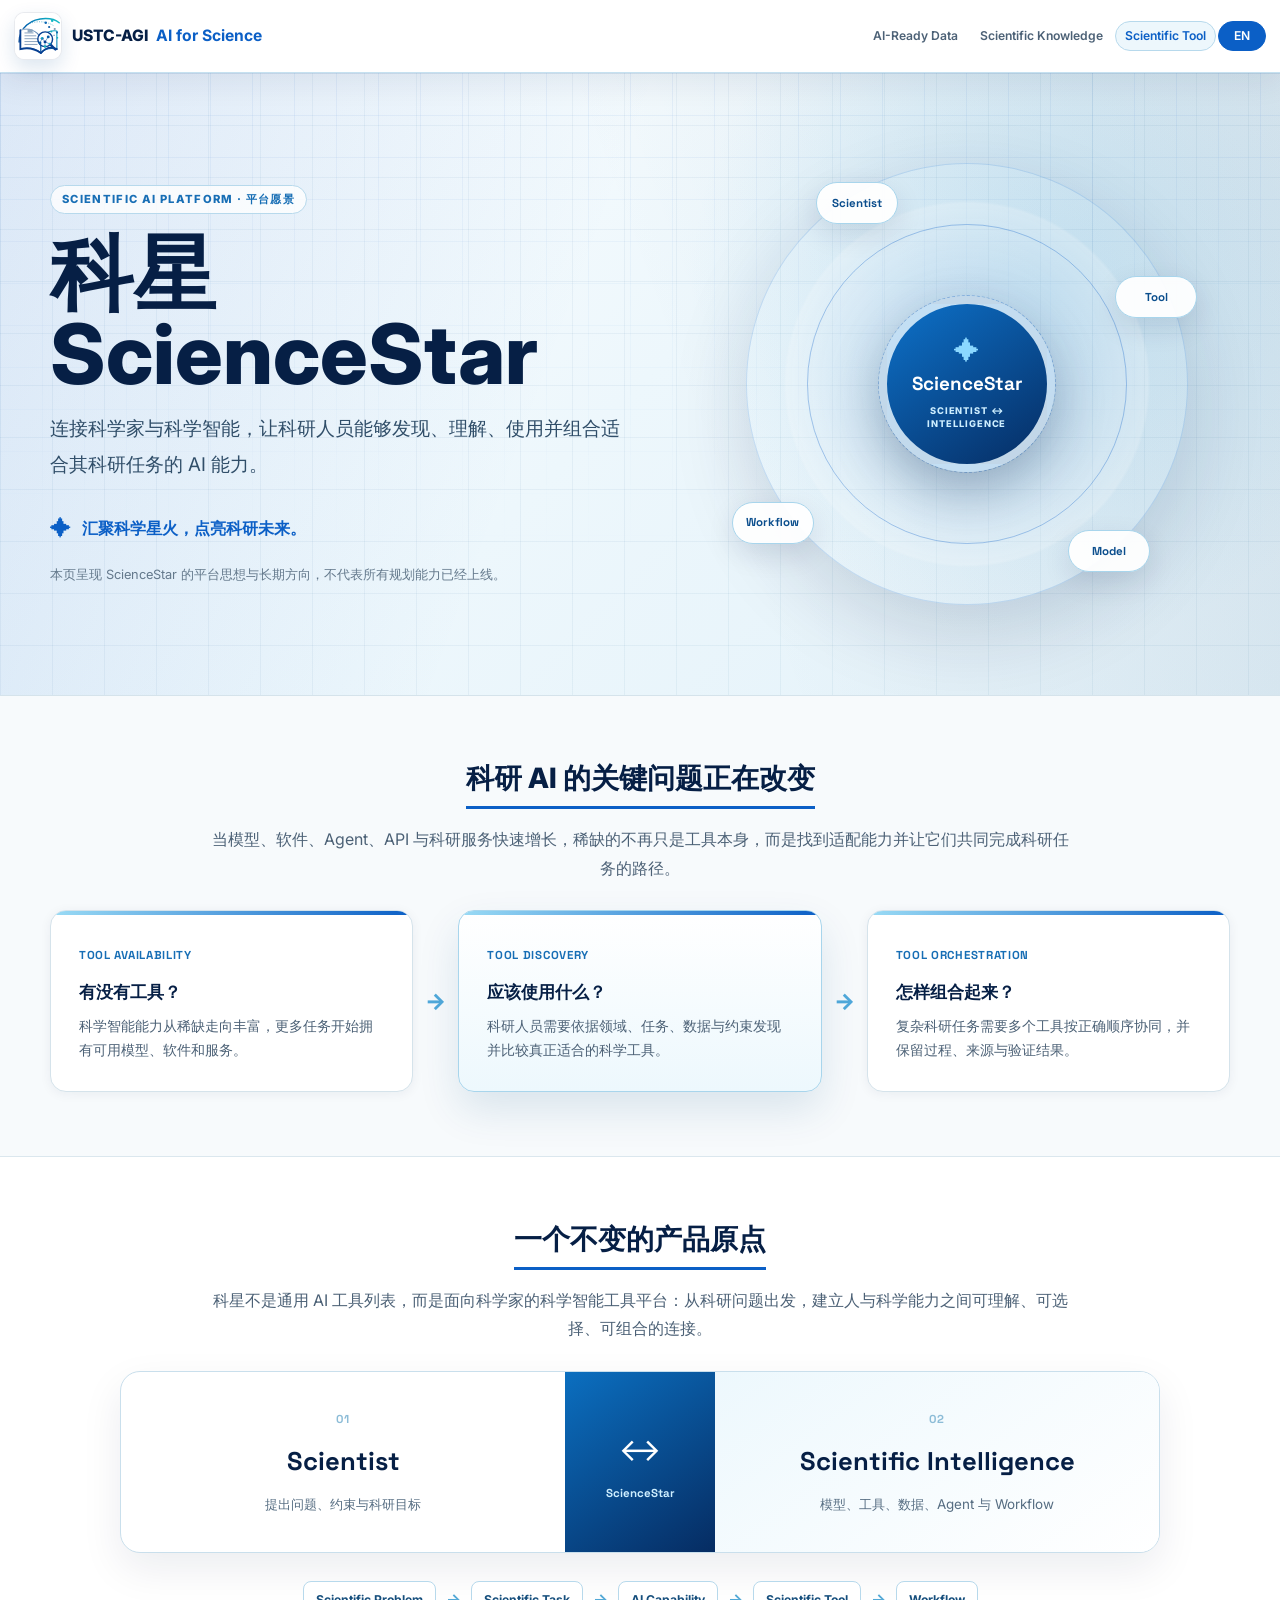
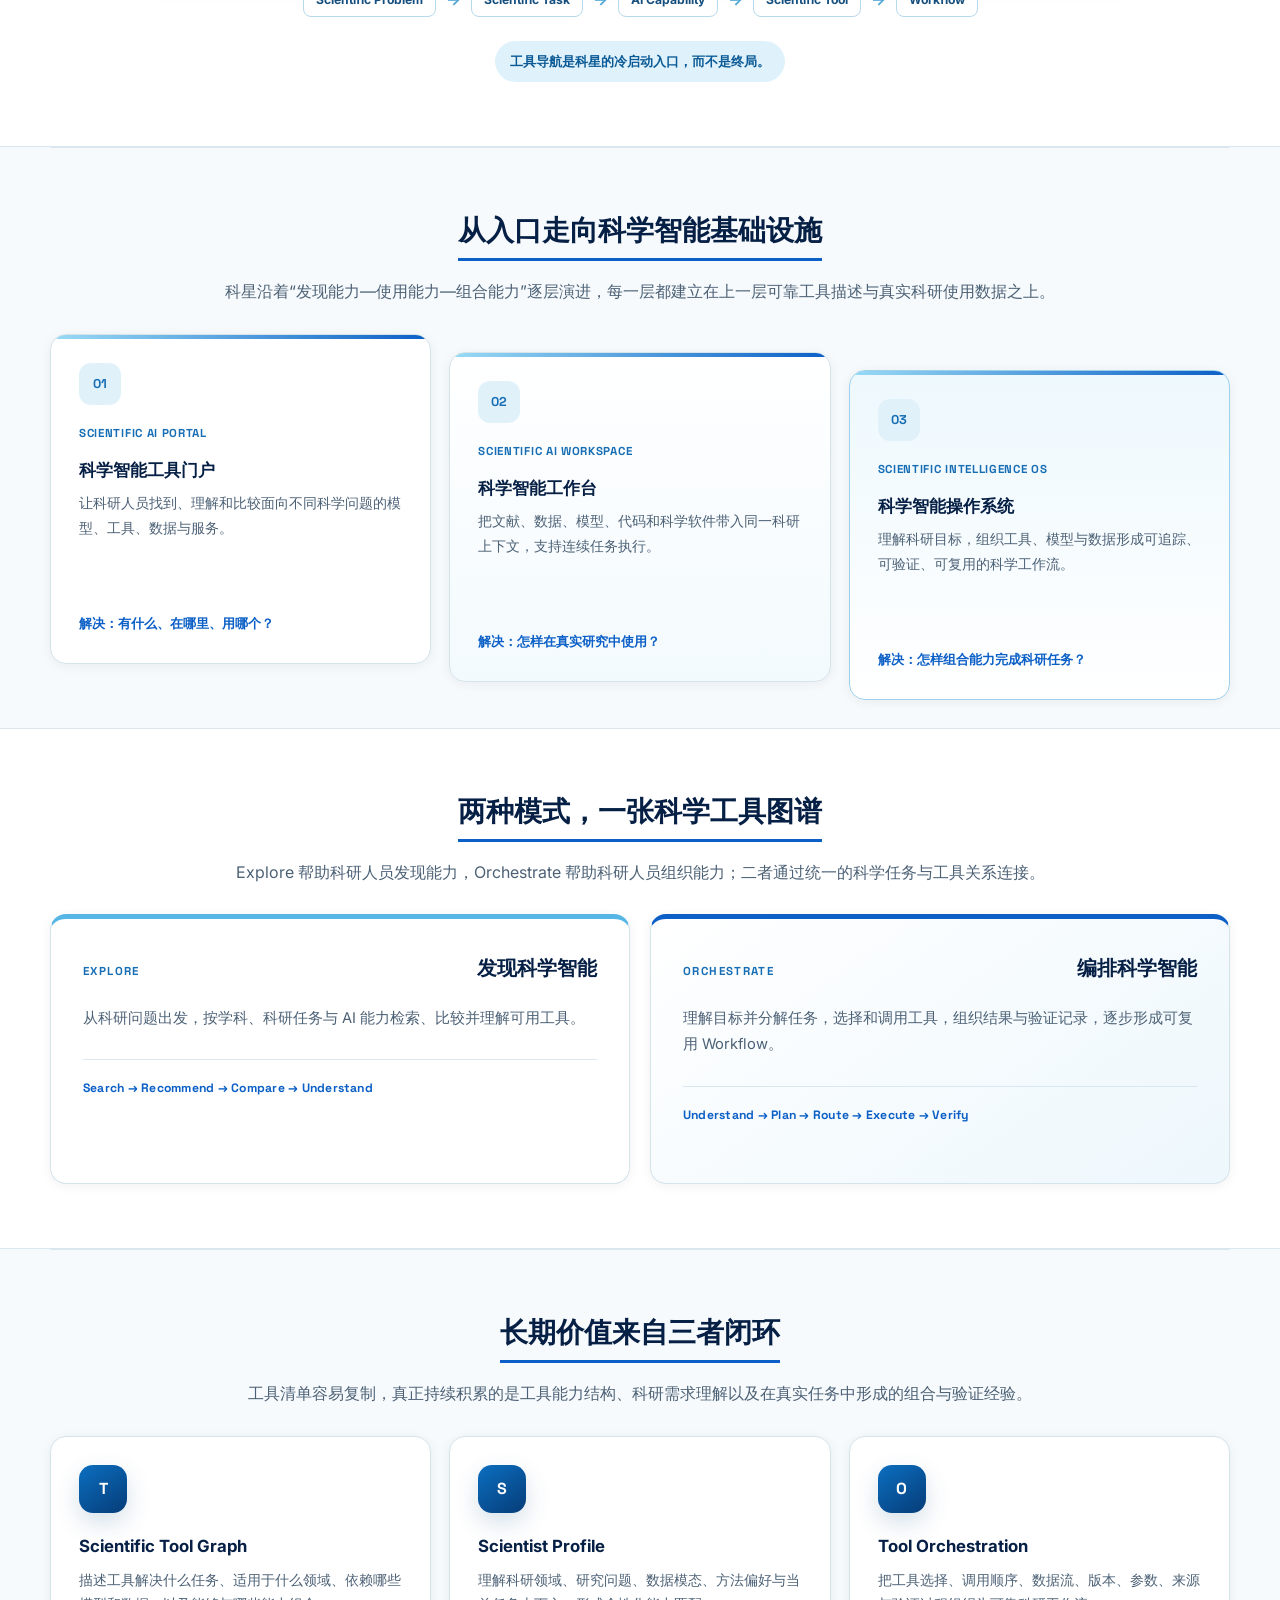
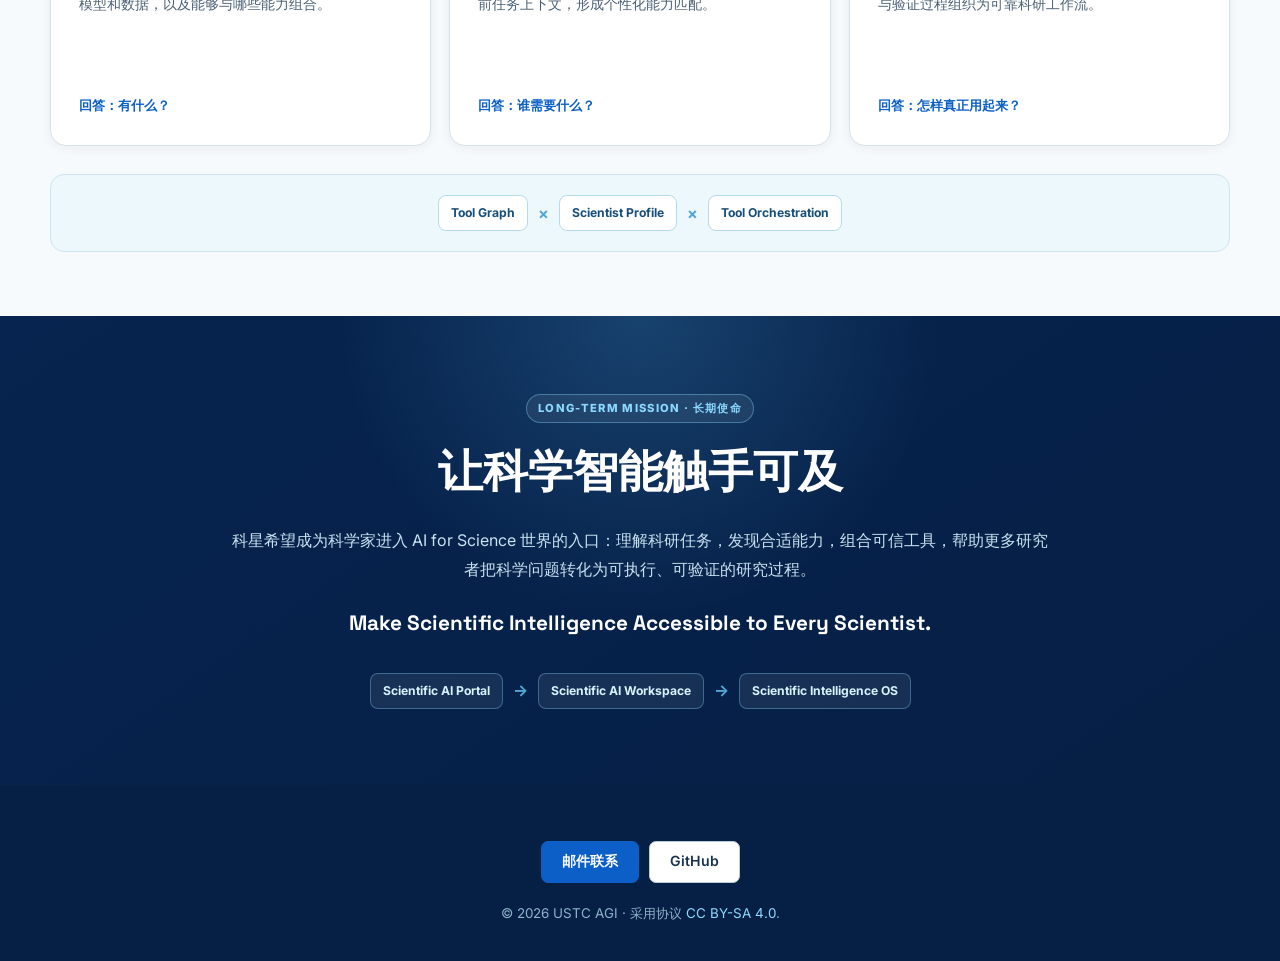
<file: scistar/index.html>
<!DOCTYPE html>
<html lang="zh-CN" data-language="zh">
  <head>
    <meta charset="utf-8" />
    <meta name="viewport" content="width=device-width, initial-scale=1" />
    <title>科星 ScienceStar | 科学智能工具平台</title>
    <meta
      name="description"
      content="科星 ScienceStar 的平台理念：连接科学家与科学智能，从工具发现走向工具协同，让科学智能触手可及。"
    />
    <meta name="theme-color" content="#ffffff" />
    <meta property="og:title" content="科星 ScienceStar | 科学智能工具平台" />
    <meta
      property="og:description"
      content="连接科学家与科学智能，从科学智能工具门户走向科研工作台与科学智能操作系统。"
    />
    <meta property="og:type" content="website" />
    <meta property="og:url" content="https://ustcagi-sci.github.io/scistar/" />
    <meta property="og:image" content="https://ustcagi-sci.github.io/literature-mining-logo.svg" />
    <meta name="twitter:card" content="summary" />
    <meta name="twitter:title" content="科星 ScienceStar | 科学智能工具平台" />
    <meta
      name="twitter:description"
      content="连接科学家与科学智能，从工具发现走向工具协同。"
    />
    <meta name="twitter:image" content="https://ustcagi-sci.github.io/literature-mining-logo.svg" />
    <link rel="canonical" href="https://ustcagi-sci.github.io/scistar/" />
    <link rel="icon" href="../literature-mining-logo.svg" type="image/svg+xml" />
    <link rel="preconnect" href="https://fonts.googleapis.com" />
    <link rel="preconnect" href="https://fonts.gstatic.com" crossorigin />
    <link
      href="https://fonts.googleapis.com/css2?family=Inter:wght@400;500;600;700&family=Space+Grotesk:wght@500;600&display=swap"
      rel="stylesheet"
    />
    <link rel="stylesheet" href="../ref.css" />
  </head>
  <body class="scistar-page">
    <nav class="nav">
      <div class="nav-inner">
        <a class="logo" href="../index.html" aria-label="USTC-AGI AI for Science">
          <span class="logo-mark" aria-hidden="true">
            <img src="../literature-mining-logo.svg" alt="" />
          </span>
          <span class="logo-copy">
            <span class="logo-title" data-i18n="brand.title">USTC-AGI</span>
            <span class="logo-subtitle" data-i18n="brand.subtitle">AI for Science</span>
          </span>
        </a>
        <div class="nav-links">
          <a href="../ai_ready_data/" data-i18n="nav.aiReadyData">AI-Ready Data</a>
          <a href="../knowledge_memory/" data-i18n="nav.knowledge">Scientific Knowledge</a>
          <a href="./" aria-current="page" data-i18n="nav.scientificTool">Scientific Tool</a>
          <span class="nav-break" aria-hidden="true"></span>
          <button
            class="language-toggle"
            id="language-toggle"
            type="button"
            aria-label="Switch to English"
            aria-pressed="true"
          >
            EN
          </button>
        </div>
      </div>
    </nav>

    <header id="top" class="hero scistar-hero">
      <div class="scistar-hero-inner">
        <div class="scistar-hero-copy">
          <p class="scistar-kicker" data-i18n="hero.kicker">SCIENTIFIC AI PLATFORM · 平台愿景</p>
          <h1 data-i18n="hero.title">科星 ScienceStar</h1>
          <p class="hero-subtitle" data-i18n="hero.subtitle">
            连接科学家与科学智能，让科研人员能够发现、理解、使用并组合适合其科研任务的 AI 能力。
          </p>
          <div class="scistar-hero-slogan">
            <span aria-hidden="true">✦</span>
            <strong data-i18n="hero.slogan">汇聚科学星火，点亮科研未来。</strong>
          </div>
          <p class="scistar-vision-note" data-i18n="hero.note">
            本页呈现 ScienceStar 的平台思想与长期方向，不代表所有规划能力已经上线。
          </p>
        </div>

        <div
          class="scistar-orbit"
          role="img"
          data-i18n-aria-label="aria.orbit"
          aria-label="科星连接科学家、科研任务与科学智能工具"
        >
          <div class="scistar-orbit-ring ring-one"></div>
          <div class="scistar-orbit-ring ring-two"></div>
          <div class="scistar-orbit-core">
            <span class="scistar-core-star">✦</span>
            <strong>ScienceStar</strong>
            <small data-i18n="hero.core">SCIENTIST ↔ INTELLIGENCE</small>
          </div>
          <span class="scistar-orbit-node node-scientist">Scientist</span>
          <span class="scistar-orbit-node node-tool">Tool</span>
          <span class="scistar-orbit-node node-model">Model</span>
          <span class="scistar-orbit-node node-workflow">Workflow</span>
        </div>
      </div>
    </header>

    <main>
      <section id="why" class="section">
        <div class="section-header">
          <h2 data-i18n="why.title">科研 AI 的关键问题正在改变</h2>
          <p data-i18n="why.description">
            当模型、软件、Agent、API 与科研服务快速增长，稀缺的不再只是工具本身，而是找到适配能力并让它们共同完成科研任务的路径。
          </p>
        </div>

        <div class="scistar-opportunity-flow">
          <article class="scistar-opportunity-card">
            <span class="scistar-opportunity-code">Tool Availability</span>
            <h3 data-i18n="why.availability.title">有没有工具？</h3>
            <p data-i18n="why.availability.description">科学智能能力从稀缺走向丰富，更多任务开始拥有可用模型、软件和服务。</p>
          </article>
          <div class="scistar-flow-arrow" aria-hidden="true">→</div>
          <article class="scistar-opportunity-card is-focus">
            <span class="scistar-opportunity-code">Tool Discovery</span>
            <h3 data-i18n="why.discovery.title">应该使用什么？</h3>
            <p data-i18n="why.discovery.description">科研人员需要依据领域、任务、数据与约束发现并比较真正适合的科学工具。</p>
          </article>
          <div class="scistar-flow-arrow" aria-hidden="true">→</div>
          <article class="scistar-opportunity-card">
            <span class="scistar-opportunity-code">Tool Orchestration</span>
            <h3 data-i18n="why.orchestration.title">怎样组合起来？</h3>
            <p data-i18n="why.orchestration.description">复杂科研任务需要多个工具按正确顺序协同，并保留过程、来源与验证结果。</p>
          </article>
        </div>
      </section>

      <section id="origin" class="section highlights">
        <div class="section-header">
          <h2 data-i18n="origin.title">一个不变的产品原点</h2>
          <p data-i18n="origin.description">
            科星不是通用 AI 工具列表，而是面向科学家的科学智能工具平台：从科研问题出发，建立人与科学能力之间可理解、可选择、可组合的连接。
          </p>
        </div>

        <div class="scistar-connection" role="img" data-i18n-aria-label="aria.connection" aria-label="科学家与科学智能之间的双向连接">
          <div class="scistar-connection-party">
            <span class="scistar-connection-index">01</span>
            <strong>Scientist</strong>
            <small data-i18n="origin.scientist">提出问题、约束与科研目标</small>
          </div>
          <div class="scistar-connection-bridge">
            <span>↔</span>
            <small>ScienceStar</small>
          </div>
          <div class="scistar-connection-party">
            <span class="scistar-connection-index">02</span>
            <strong>Scientific Intelligence</strong>
            <small data-i18n="origin.intelligence">模型、工具、数据、Agent 与 Workflow</small>
          </div>
        </div>

        <div class="scistar-capability-chain" aria-label="Scientific capability routing chain">
          <span data-i18n="origin.chain.problem">Scientific Problem</span>
          <b aria-hidden="true">→</b>
          <span data-i18n="origin.chain.task">Scientific Task</span>
          <b aria-hidden="true">→</b>
          <span data-i18n="origin.chain.capability">AI Capability</span>
          <b aria-hidden="true">→</b>
          <span data-i18n="origin.chain.tool">Scientific Tool</span>
          <b aria-hidden="true">→</b>
          <span data-i18n="origin.chain.workflow">Workflow</span>
        </div>

        <p class="scistar-boundary" data-i18n="boundary.statement">工具导航是科星的冷启动入口，而不是终局。</p>
      </section>

      <section id="evolution" class="section">
        <div class="section-header">
          <h2 data-i18n="evolution.title">从入口走向科学智能基础设施</h2>
          <p data-i18n="evolution.description">
            科星沿着“发现能力—使用能力—组合能力”逐层演进，每一层都建立在上一层可靠工具描述与真实科研使用数据之上。
          </p>
        </div>

        <div class="scistar-evolution-grid">
          <article class="scistar-evolution-card">
            <span class="scistar-evolution-index">01</span>
            <span class="scistar-evolution-name">Scientific AI Portal</span>
            <h3 data-i18n="evolution.portal.title">科学智能工具门户</h3>
            <p data-i18n="evolution.portal.description">让科研人员找到、理解和比较面向不同科学问题的模型、工具、数据与服务。</p>
            <strong data-i18n="evolution.portal.question">解决：有什么、在哪里、用哪个？</strong>
          </article>
          <article class="scistar-evolution-card">
            <span class="scistar-evolution-index">02</span>
            <span class="scistar-evolution-name">Scientific AI Workspace</span>
            <h3 data-i18n="evolution.workspace.title">科学智能工作台</h3>
            <p data-i18n="evolution.workspace.description">把文献、数据、模型、代码和科学软件带入同一科研上下文，支持连续任务执行。</p>
            <strong data-i18n="evolution.workspace.question">解决：怎样在真实研究中使用？</strong>
          </article>
          <article class="scistar-evolution-card">
            <span class="scistar-evolution-index">03</span>
            <span class="scistar-evolution-name">Scientific Intelligence OS</span>
            <h3 data-i18n="evolution.os.title">科学智能操作系统</h3>
            <p data-i18n="evolution.os.description">理解科研目标，组织工具、模型与数据形成可追踪、可验证、可复用的科学工作流。</p>
            <strong data-i18n="evolution.os.question">解决：怎样组合能力完成科研任务？</strong>
          </article>
        </div>
      </section>

      <section id="modes" class="section highlights">
        <div class="section-header">
          <h2 data-i18n="modes.title">两种模式，一张科学工具图谱</h2>
          <p data-i18n="modes.description">
            Explore 帮助科研人员发现能力，Orchestrate 帮助科研人员组织能力；二者通过统一的科学任务与工具关系连接。
          </p>
        </div>

        <div class="scistar-mode-grid">
          <article class="scistar-mode-card explore-mode">
            <div class="scistar-mode-head">
              <span>EXPLORE</span>
              <strong data-i18n="modes.explore.title">发现科学智能</strong>
            </div>
            <p data-i18n="modes.explore.description">
              从科研问题出发，按学科、科研任务与 AI 能力检索、比较并理解可用工具。
            </p>
            <div class="scistar-mode-path" data-i18n="modes.explore.path">Search → Recommend → Compare → Understand</div>
          </article>
          <article class="scistar-mode-card orchestrate-mode">
            <div class="scistar-mode-head">
              <span>ORCHESTRATE</span>
              <strong data-i18n="modes.orchestrate.title">编排科学智能</strong>
            </div>
            <p data-i18n="modes.orchestrate.description">
              理解目标并分解任务，选择和调用工具，组织结果与验证记录，逐步形成可复用 Workflow。
            </p>
            <div class="scistar-mode-path" data-i18n="modes.orchestrate.path">Understand → Plan → Route → Execute → Verify</div>
          </article>
        </div>
      </section>

      <section id="engine" class="section">
        <div class="section-header">
          <h2 data-i18n="engine.title">长期价值来自三者闭环</h2>
          <p data-i18n="engine.description">
            工具清单容易复制，真正持续积累的是工具能力结构、科研需求理解以及在真实任务中形成的组合与验证经验。
          </p>
        </div>

        <div class="scistar-engine-grid">
          <article class="scistar-engine-card">
            <span class="scistar-engine-letter">T</span>
            <h3 data-i18n="engine.graph.title">Scientific Tool Graph</h3>
            <p data-i18n="engine.graph.description">描述工具解决什么任务、适用于什么领域、依赖哪些模型和数据，以及能够与哪些能力组合。</p>
            <strong data-i18n="engine.graph.answer">回答：有什么？</strong>
          </article>
          <article class="scistar-engine-card">
            <span class="scistar-engine-letter">S</span>
            <h3 data-i18n="engine.profile.title">Scientist Profile</h3>
            <p data-i18n="engine.profile.description">理解科研领域、研究问题、数据模态、方法偏好与当前任务上下文，形成个性化能力匹配。</p>
            <strong data-i18n="engine.profile.answer">回答：谁需要什么？</strong>
          </article>
          <article class="scistar-engine-card">
            <span class="scistar-engine-letter">O</span>
            <h3 data-i18n="engine.orchestration.title">Tool Orchestration</h3>
            <p data-i18n="engine.orchestration.description">把工具选择、调用顺序、数据流、版本、参数、来源与验证过程组织为可靠科研工作流。</p>
            <strong data-i18n="engine.orchestration.answer">回答：怎样真正用起来？</strong>
          </article>
        </div>

        <div class="scistar-engine-equation" aria-label="ScienceStar intelligence engine">
          <span>Tool Graph</span>
          <b>×</b>
          <span>Scientist Profile</span>
          <b>×</b>
          <span>Tool Orchestration</span>
        </div>
      </section>

      <section id="mission" class="section scistar-mission-section">
        <div class="scistar-mission">
          <p class="scistar-kicker" data-i18n="mission.kicker">LONG-TERM MISSION · 长期使命</p>
          <h2 data-i18n="mission.title">让科学智能触手可及</h2>
          <p data-i18n="mission.description">
            科星希望成为科学家进入 AI for Science 世界的入口：理解科研任务，发现合适能力，组合可信工具，帮助更多研究者把科学问题转化为可执行、可验证的研究过程。
          </p>
          <strong data-i18n="mission.statement">Make Scientific Intelligence Accessible to Every Scientist.</strong>
          <div class="scistar-mission-path">
            <span>Scientific AI Portal</span>
            <b aria-hidden="true">→</b>
            <span>Scientific AI Workspace</span>
            <b aria-hidden="true">→</b>
            <span>Scientific Intelligence OS</span>
          </div>
        </div>
      </section>
    </main>

    <footer id="contact" class="footer">
      <div class="footer-actions">
        <a class="btn primary" href="mailto:mycheng@ustc.edu.cn" data-i18n="footer.email">邮件联系</a>
        <a class="btn ghost" href="https://github.com/ustc-ai4science" target="_blank" rel="noopener noreferrer">GitHub</a>
      </div>
      <p class="footer-note">
        © <span id="year"></span> <span data-i18n="footer.note">USTC AGI · 采用协议</span>
        <a href="https://creativecommons.org/licenses/by-sa/4.0/" target="_blank" rel="license noopener noreferrer">CC BY-SA 4.0</a>.
      </p>
    </footer>

    <script>
      const translations = {
        en: {
          "meta.title": "ScienceStar | Scientific AI Platform",
          "meta.description":
            "ScienceStar connects scientists with scientific intelligence, evolving from tool discovery toward reliable orchestration of scientific capabilities.",
          "brand.title": "USTC-AGI",
          "brand.subtitle": "AI for Science",
          "nav.knowledge": "Scientific Knowledge",
          "nav.aiReadyData": "AI-Ready Data",
          "nav.scientificTool": "Scientific Tool",
          "nav.data": "Scientific Data Modeling",
          "nav.inference": "Scientific Inference Agent",
          "nav.aiScientist": "AI Scientist",
          "nav.aiScience": "Science of AI",
          "nav.projects": "Open Source",
          "nav.papers": "Publications",
          "hero.kicker": "SCIENTIFIC AI PLATFORM · PLATFORM VISION",
          "hero.title": "ScienceStar",
          "hero.subtitle":
            "Connect scientists with scientific intelligence so researchers can discover, understand, use, and compose the AI capabilities best suited to their scientific tasks.",
          "hero.slogan": "Gather sparks of science. Illuminate the future of research.",
          "hero.note":
            "This page presents the platform idea and long-term direction of ScienceStar; it does not imply that every planned capability is already available.",
          "hero.core": "SCIENTIST ↔ INTELLIGENCE",
          "aria.orbit": "ScienceStar connects scientists, research tasks, and scientific intelligence tools",
          "why.title": "The Key Question in Scientific AI Is Changing",
          "why.description":
            "As models, software, agents, APIs, and scientific services multiply, the scarce resource is no longer tools alone, but a path to match the right capabilities and make them work together on research tasks.",
          "why.availability.title": "Does a tool exist?",
          "why.availability.description":
            "Scientific AI capabilities are becoming abundant, and more tasks now have usable models, software, and services.",
          "why.discovery.title": "Which capability should I use?",
          "why.discovery.description":
            "Researchers need to discover and compare tools that truly fit their domain, task, data, and constraints.",
          "why.orchestration.title": "How should they work together?",
          "why.orchestration.description":
            "Complex research tasks require multiple tools to cooperate in the right order while retaining process, provenance, and validation results.",
          "origin.title": "One Product Principle Remains Constant",
          "origin.description":
            "ScienceStar is not a generic AI tool list. It is a scientific intelligence platform for scientists, creating understandable, selectable, and composable connections from research problems to scientific capabilities.",
          "origin.scientist": "Defines questions, constraints, and research goals",
          "origin.intelligence": "Models, tools, data, agents, and workflows",
          "origin.chain.problem": "Scientific Problem",
          "origin.chain.task": "Scientific Task",
          "origin.chain.capability": "AI Capability",
          "origin.chain.tool": "Scientific Tool",
          "origin.chain.workflow": "Workflow",
          "aria.connection": "A bidirectional connection between scientists and scientific intelligence",
          "boundary.statement": "Tool navigation is ScienceStar's cold-start entry, not its destination.",
          "evolution.title": "From an Entry Point to Scientific Intelligence Infrastructure",
          "evolution.description":
            "ScienceStar evolves through discovering, using, and composing capabilities. Each level depends on trustworthy tool descriptions and real research-use evidence from the previous level.",
          "evolution.portal.title": "Scientific Intelligence Portal",
          "evolution.portal.description":
            "Help researchers find, understand, and compare models, tools, data, and services for different scientific problems.",
          "evolution.portal.question": "Answers: what exists, where is it, and which one fits?",
          "evolution.workspace.title": "Scientific Intelligence Workspace",
          "evolution.workspace.description":
            "Bring literature, data, models, code, and scientific software into one research context for continuous task execution.",
          "evolution.workspace.question": "Answers: how can it be used in real research?",
          "evolution.os.title": "Scientific Intelligence Operating System",
          "evolution.os.description":
            "Understand research goals and organize tools, models, and data into traceable, verifiable, and reusable scientific workflows.",
          "evolution.os.question": "Answers: how can capabilities complete a research task together?",
          "modes.title": "Two Modes, One Scientific Tool Graph",
          "modes.description":
            "Explore helps researchers discover capabilities; Orchestrate helps organize them. Both are connected through a shared representation of scientific tasks and tools.",
          "modes.explore.title": "Discover Scientific Intelligence",
          "modes.explore.description":
            "Start from a research problem and search, compare, and understand available tools by scientific domain, research task, and AI capability.",
          "modes.explore.path": "Search → Recommend → Compare → Understand",
          "modes.orchestrate.title": "Orchestrate Scientific Intelligence",
          "modes.orchestrate.description":
            "Understand goals, decompose tasks, select and invoke tools, and organize results and validation records into reusable workflows.",
          "modes.orchestrate.path": "Understand → Plan → Route → Execute → Verify",
          "engine.title": "Long-Term Value Emerges from a Three-Part Loop",
          "engine.description":
            "Tool lists are easy to copy. What compounds is a structured understanding of capabilities, research needs, and the composition and validation experience created in real tasks.",
          "engine.graph.title": "Scientific Tool Graph",
          "engine.graph.description":
            "Describe which tasks a tool solves, where it applies, which models and data it depends on, and which capabilities it can compose with.",
          "engine.graph.answer": "Answers: what is available?",
          "engine.profile.title": "Scientist Profile",
          "engine.profile.description":
            "Understand research domains, problems, data modalities, method preferences, and current task context for personalized capability matching.",
          "engine.profile.answer": "Answers: who needs what?",
          "engine.orchestration.title": "Tool Orchestration",
          "engine.orchestration.description":
            "Organize tool selection, invocation order, data flow, versions, parameters, provenance, and validation into reliable research workflows.",
          "engine.orchestration.answer": "Answers: how can it truly be used?",
          "mission.kicker": "LONG-TERM MISSION",
          "mission.title": "Make Scientific Intelligence Accessible",
          "mission.description":
            "ScienceStar aims to become an entry point into AI for Science: understand research tasks, discover suitable capabilities, compose trustworthy tools, and help more researchers turn scientific questions into executable and verifiable processes.",
          "mission.statement": "Make Scientific Intelligence Accessible to Every Scientist.",
          "footer.email": "Email Us",
          "footer.note": "USTC AGI · Licensed under"
        },
        zh: {
          "meta.title": "科星 ScienceStar | 科学智能工具平台",
          "meta.description":
            "科星 ScienceStar 的平台理念：连接科学家与科学智能，从工具发现走向工具协同，让科学智能触手可及。",
          "brand.title": "USTC-AGI",
          "brand.subtitle": "AI for Science",
          "nav.knowledge": "Scientific Knowledge",
          "nav.aiReadyData": "AI-Ready Data",
          "nav.scientificTool": "Scientific Tool",
          "nav.data": "科学数据建模",
          "nav.inference": "科学推演智能体",
          "nav.aiScientist": "AI Scientist",
          "nav.aiScience": "Science of AI",
          "nav.projects": "开源项目",
          "nav.papers": "论文列表",
          "hero.kicker": "SCIENTIFIC AI PLATFORM · 平台愿景",
          "hero.title": "科星 ScienceStar",
          "hero.subtitle":
            "连接科学家与科学智能，让科研人员能够发现、理解、使用并组合适合其科研任务的 AI 能力。",
          "hero.slogan": "汇聚科学星火，点亮科研未来。",
          "hero.note": "本页呈现 ScienceStar 的平台思想与长期方向，不代表所有规划能力已经上线。",
          "hero.core": "SCIENTIST ↔ INTELLIGENCE",
          "aria.orbit": "科星连接科学家、科研任务与科学智能工具",
          "why.title": "科研 AI 的关键问题正在改变",
          "why.description":
            "当模型、软件、Agent、API 与科研服务快速增长，稀缺的不再只是工具本身，而是找到适配能力并让它们共同完成科研任务的路径。",
          "why.availability.title": "有没有工具？",
          "why.availability.description": "科学智能能力从稀缺走向丰富，更多任务开始拥有可用模型、软件和服务。",
          "why.discovery.title": "应该使用什么？",
          "why.discovery.description": "科研人员需要依据领域、任务、数据与约束发现并比较真正适合的科学工具。",
          "why.orchestration.title": "怎样组合起来？",
          "why.orchestration.description": "复杂科研任务需要多个工具按正确顺序协同，并保留过程、来源与验证结果。",
          "origin.title": "一个不变的产品原点",
          "origin.description":
            "科星不是通用 AI 工具列表，而是面向科学家的科学智能工具平台：从科研问题出发，建立人与科学能力之间可理解、可选择、可组合的连接。",
          "origin.scientist": "提出问题、约束与科研目标",
          "origin.intelligence": "模型、工具、数据、Agent 与 Workflow",
          "origin.chain.problem": "Scientific Problem",
          "origin.chain.task": "Scientific Task",
          "origin.chain.capability": "AI Capability",
          "origin.chain.tool": "Scientific Tool",
          "origin.chain.workflow": "Workflow",
          "aria.connection": "科学家与科学智能之间的双向连接",
          "boundary.statement": "工具导航是科星的冷启动入口，而不是终局。",
          "evolution.title": "从入口走向科学智能基础设施",
          "evolution.description":
            "科星沿着“发现能力—使用能力—组合能力”逐层演进，每一层都建立在上一层可靠工具描述与真实科研使用数据之上。",
          "evolution.portal.title": "科学智能工具门户",
          "evolution.portal.description": "让科研人员找到、理解和比较面向不同科学问题的模型、工具、数据与服务。",
          "evolution.portal.question": "解决：有什么、在哪里、用哪个？",
          "evolution.workspace.title": "科学智能工作台",
          "evolution.workspace.description": "把文献、数据、模型、代码和科学软件带入同一科研上下文，支持连续任务执行。",
          "evolution.workspace.question": "解决：怎样在真实研究中使用？",
          "evolution.os.title": "科学智能操作系统",
          "evolution.os.description": "理解科研目标，组织工具、模型与数据形成可追踪、可验证、可复用的科学工作流。",
          "evolution.os.question": "解决：怎样组合能力完成科研任务？",
          "modes.title": "两种模式，一张科学工具图谱",
          "modes.description":
            "Explore 帮助科研人员发现能力，Orchestrate 帮助科研人员组织能力；二者通过统一的科学任务与工具关系连接。",
          "modes.explore.title": "发现科学智能",
          "modes.explore.description": "从科研问题出发，按学科、科研任务与 AI 能力检索、比较并理解可用工具。",
          "modes.explore.path": "Search → Recommend → Compare → Understand",
          "modes.orchestrate.title": "编排科学智能",
          "modes.orchestrate.description":
            "理解目标并分解任务，选择和调用工具，组织结果与验证记录，逐步形成可复用 Workflow。",
          "modes.orchestrate.path": "Understand → Plan → Route → Execute → Verify",
          "engine.title": "长期价值来自三者闭环",
          "engine.description":
            "工具清单容易复制，真正持续积累的是工具能力结构、科研需求理解以及在真实任务中形成的组合与验证经验。",
          "engine.graph.title": "Scientific Tool Graph",
          "engine.graph.description": "描述工具解决什么任务、适用于什么领域、依赖哪些模型和数据，以及能够与哪些能力组合。",
          "engine.graph.answer": "回答：有什么？",
          "engine.profile.title": "Scientist Profile",
          "engine.profile.description": "理解科研领域、研究问题、数据模态、方法偏好与当前任务上下文，形成个性化能力匹配。",
          "engine.profile.answer": "回答：谁需要什么？",
          "engine.orchestration.title": "Tool Orchestration",
          "engine.orchestration.description": "把工具选择、调用顺序、数据流、版本、参数、来源与验证过程组织为可靠科研工作流。",
          "engine.orchestration.answer": "回答：怎样真正用起来？",
          "mission.kicker": "LONG-TERM MISSION · 长期使命",
          "mission.title": "让科学智能触手可及",
          "mission.description":
            "科星希望成为科学家进入 AI for Science 世界的入口：理解科研任务，发现合适能力，组合可信工具，帮助更多研究者把科学问题转化为可执行、可验证的研究过程。",
          "mission.statement": "Make Scientific Intelligence Accessible to Every Scientist.",
          "footer.email": "邮件联系",
          "footer.note": "USTC AGI · 采用协议"
        }
      };

      const getStoredLanguage = () => {
        try {
          return localStorage.getItem("preferredLanguage");
        } catch {
          return null;
        }
      };

      const storeLanguage = (language) => {
        try {
          localStorage.setItem("preferredLanguage", language);
        } catch {
          // Ignore storage restrictions in private or file-based browsing modes.
        }
      };

      const getInitialLanguage = () => {
        const params = new URLSearchParams(window.location.search);
        const requestedLanguage = params.get("lang");

        if (translations[requestedLanguage]) {
          return requestedLanguage;
        }

        const storedLanguage = getStoredLanguage();
        return translations[storedLanguage] ? storedLanguage : "zh";
      };

      const setLanguage = (language, persist = false) => {
        const copy = translations[language] || translations.en;
        const toggle = document.getElementById("language-toggle");
        const description = document.querySelector('meta[name="description"]');

        document.documentElement.lang = language === "zh" ? "zh-CN" : "en";
        document.documentElement.dataset.language = language;
        document.title = copy["meta.title"];

        if (description) {
          description.setAttribute("content", copy["meta.description"]);
        }

        document.querySelectorAll("[data-i18n]").forEach((element) => {
          const key = element.dataset.i18n;
          if (copy[key]) {
            element.textContent = copy[key];
          }
        });

        document.querySelectorAll("[data-i18n-aria-label]").forEach((element) => {
          const key = element.dataset.i18nAriaLabel;
          if (copy[key]) {
            element.setAttribute("aria-label", copy[key]);
          }
        });

        if (toggle) {
          const isChinese = language === "zh";
          toggle.textContent = isChinese ? "EN" : "中文";
          toggle.setAttribute("aria-pressed", String(isChinese));
          toggle.setAttribute("aria-label", isChinese ? "Switch to English" : "切换到中文版");
        }

        if (persist) {
          storeLanguage(language);
        }
      };

      document.getElementById("year").textContent = new Date().getFullYear();
      setLanguage(getInitialLanguage());
      document.getElementById("language-toggle").addEventListener("click", () => {
        const nextLanguage = document.documentElement.dataset.language === "zh" ? "en" : "zh";
        setLanguage(nextLanguage, true);
      });
    </script>
  </body>
</html>
</file>
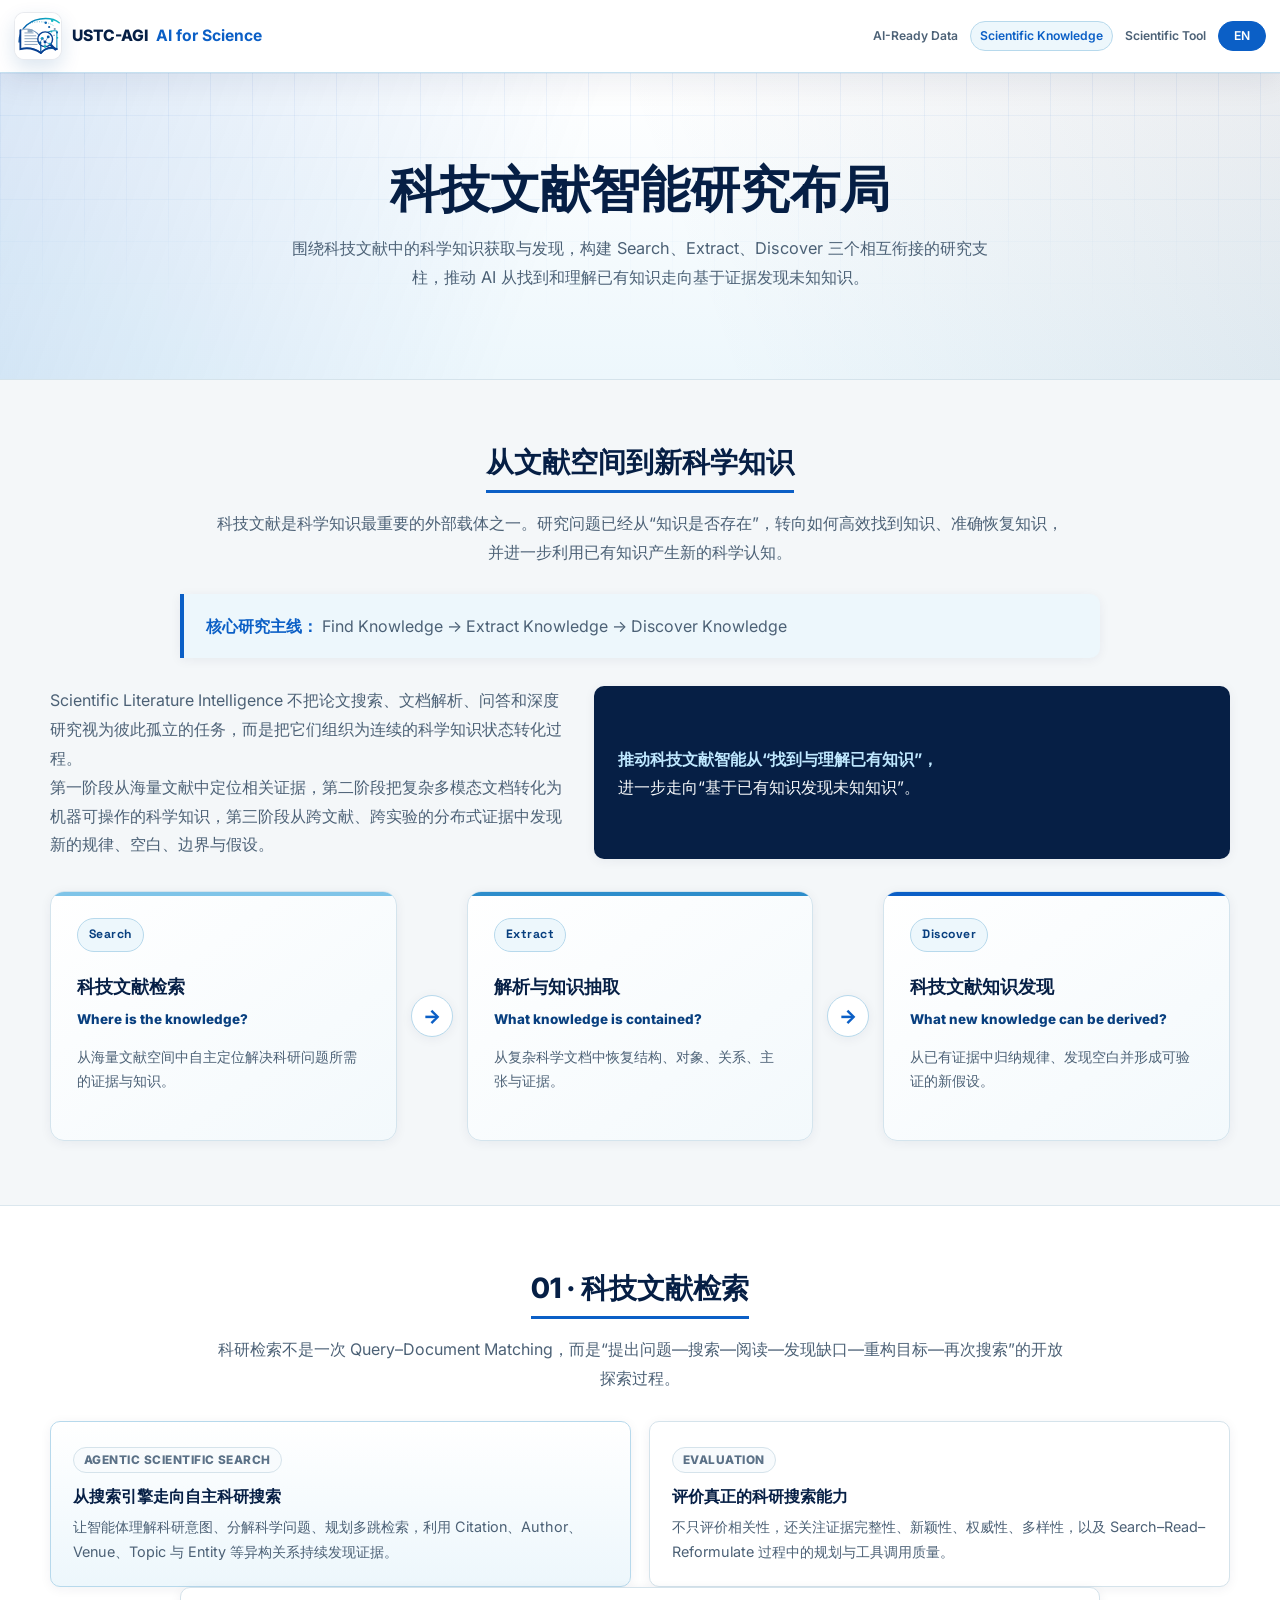
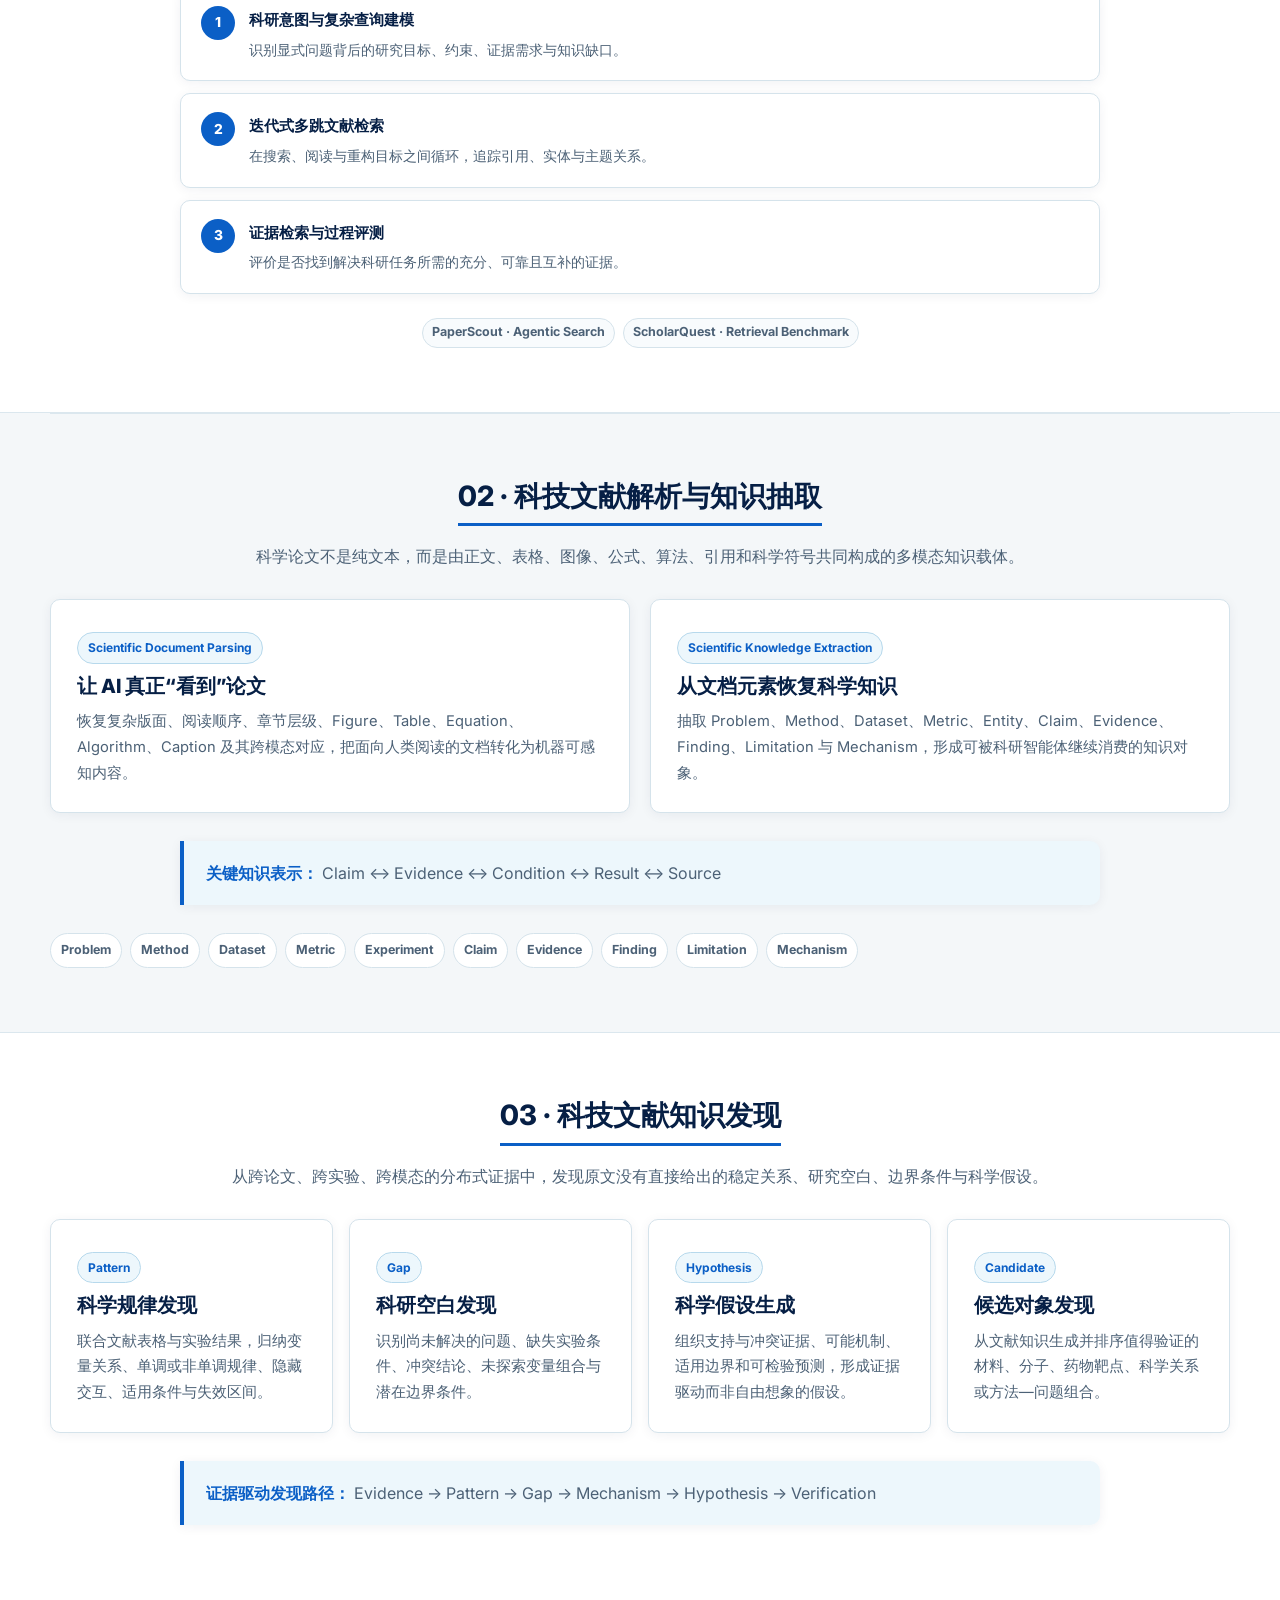
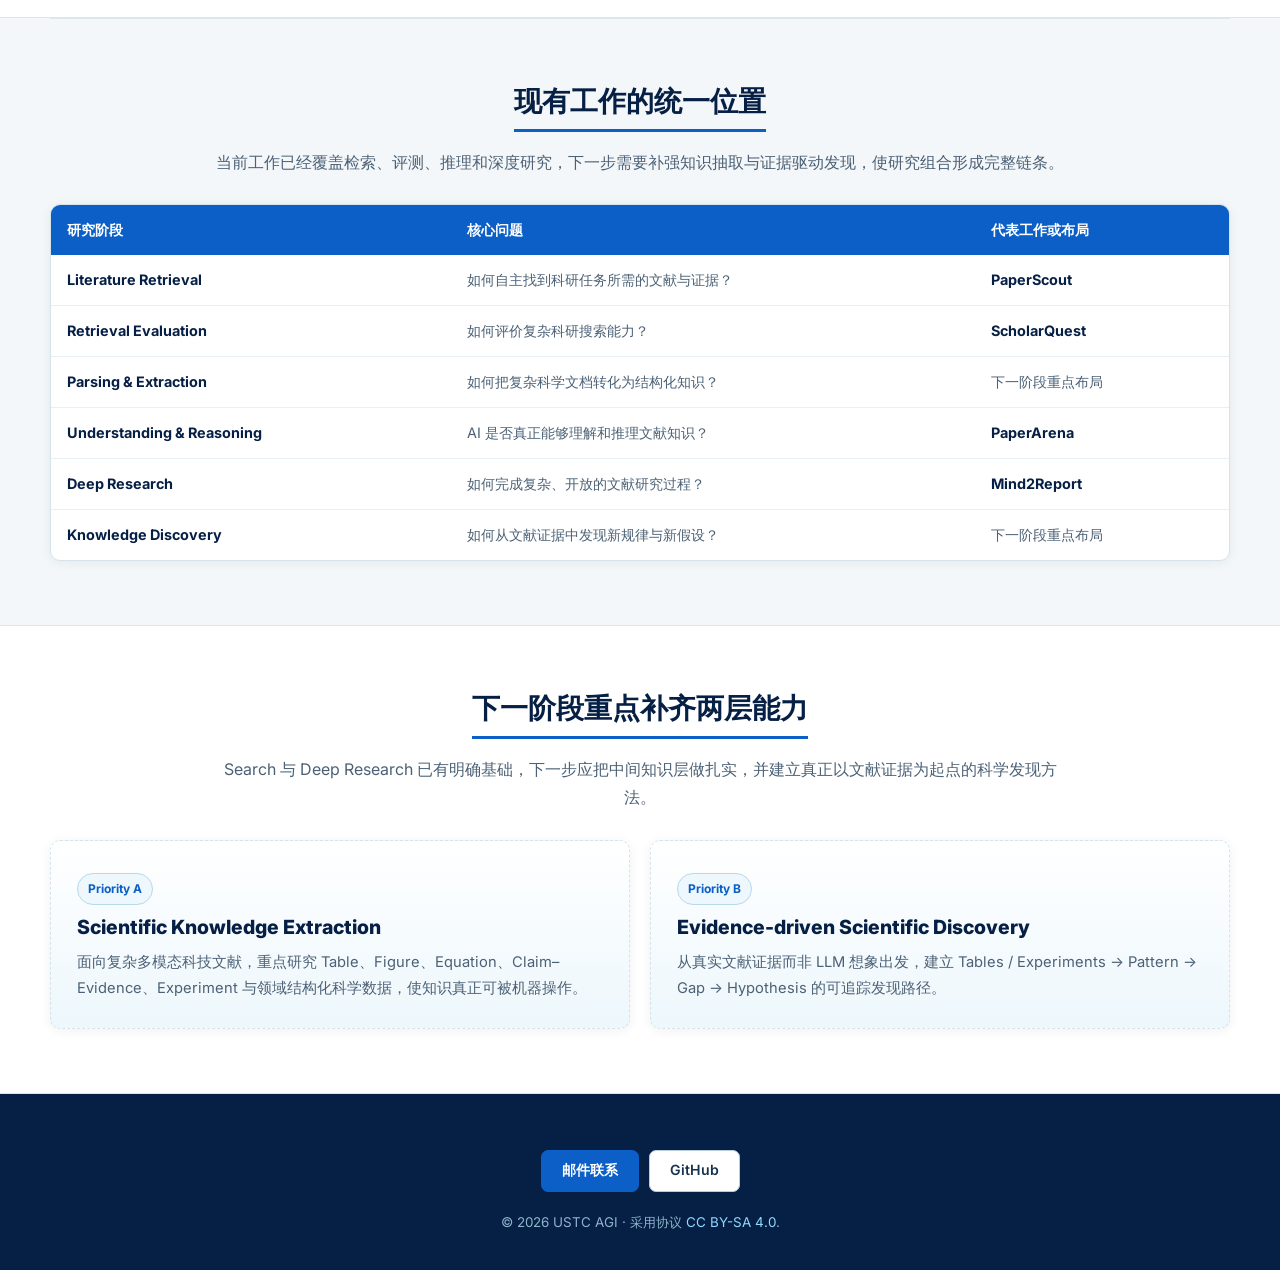
<file: knowledge_memory/research_layout/index.html>
<!DOCTYPE html>
<html lang="zh-CN" data-language="zh">
  <head>
    <meta charset="utf-8" />
    <meta name="viewport" content="width=device-width, initial-scale=1" />
    <title>科技文献智能研究布局</title>
    <meta
      name="description"
      content="围绕 Search、Extract、Discover 三个相互衔接的研究支柱，构建从科技文献检索、科学知识抽取到证据驱动知识发现的科技文献智能研究布局。"
    />
    <meta name="theme-color" content="#ffffff" />
    <meta property="og:title" content="科技文献智能研究布局" />
    <meta
      property="og:description"
      content="从海量科技文献中找到知识、恢复并结构化知识，再从已有知识中发现新的科学规律、研究空白与可验证假设。"
    />
    <meta property="og:type" content="website" />
    <meta property="og:url" content="https://ustcagi-sci.github.io/knowledge_memory/research_layout/" />
    <meta
      property="og:image"
      content="https://ustcagi-sci.github.io/literature-mining-logo.svg"
    />
    <meta name="twitter:card" content="summary" />
    <meta name="twitter:title" content="科技文献智能研究布局" />
    <meta
      name="twitter:description"
      content="Search — Extract — Discover：从已有知识走向未知知识。"
    />
    <meta name="twitter:image" content="https://ustcagi-sci.github.io/literature-mining-logo.svg" />
    <link rel="canonical" href="https://ustcagi-sci.github.io/knowledge_memory/research_layout/" />
    <link rel="icon" href="../../literature-mining-logo.svg" type="image/svg+xml" />
    <link rel="preconnect" href="https://fonts.googleapis.com" />
    <link rel="preconnect" href="https://fonts.gstatic.com" crossorigin />
    <link
      href="https://fonts.googleapis.com/css2?family=Inter:wght@400;500;600;700&family=Space+Grotesk:wght@500;600&display=swap"
      rel="stylesheet"
    />
    <link rel="stylesheet" href="../../ref.css" />
  </head>
  <body>
    <nav class="nav">
      <div class="nav-inner">
        <a class="logo" href="../../index.html" aria-label="USTC-AGI AI for Science">
          <span class="logo-mark" aria-hidden="true">
            <img src="../../literature-mining-logo.svg" alt="" />
          </span>
          <span class="logo-copy">
            <span class="logo-title" data-i18n="brand.title">USTC-AGI</span>
            <span class="logo-subtitle" data-i18n="brand.subtitle">AI for Science</span>
          </span>
        </a>
        <div class="nav-links">
          <a href="../../ai_ready_data/" data-i18n="nav.aiReadyData">AI-Ready Data</a>
          <a href="../" aria-current="page" data-i18n="nav.knowledge">Scientific Knowledge</a>
          <a href="../../scistar/" data-i18n="nav.scientificTool">Scientific Tool</a>
          <span class="nav-break" aria-hidden="true"></span>
          <button
            class="language-toggle"
            id="language-toggle"
            type="button"
            aria-label="Switch to English"
            aria-pressed="true"
          >
            EN
          </button>
        </div>
      </div>
    </nav>

    <header id="top" class="hero">
      <div class="hero-content">
        <h1 data-i18n="hero.title">科技文献智能研究布局</h1>
        <p class="hero-subtitle" data-i18n="hero.subtitle">
          围绕科技文献中的科学知识获取与发现，构建 Search、Extract、Discover
          三个相互衔接的研究支柱，推动 AI 从找到和理解已有知识走向基于证据发现未知知识。
        </p>
      </div>
    </header>

    <main>
      <section id="overview" class="section">
        <div class="section-header">
          <h2 data-i18n="overview.title">从文献空间到新科学知识</h2>
          <p data-i18n="overview.description">
            科技文献是科学知识最重要的外部载体之一。研究问题已经从“知识是否存在”，转向如何高效找到知识、准确恢复知识，并进一步利用已有知识产生新的科学认知。
          </p>
        </div>

        <div class="tldr">
          <strong data-i18n="overview.path.label">核心研究主线：</strong>
          <span data-i18n="overview.path.text">
            Find Knowledge → Extract Knowledge → Discover Knowledge
          </span>
        </div>

        <div class="direction-stack">
          <div>
            <p data-i18n="overview.paragraph1">
              Scientific Literature Intelligence
              不把论文搜索、文档解析、问答和深度研究视为彼此孤立的任务，而是把它们组织为连续的科学知识状态转化过程。
            </p>
            <p data-i18n="overview.paragraph2">
              第一阶段从海量文献中定位相关证据，第二阶段把复杂多模态文档转化为机器可操作的科学知识，第三阶段从跨文献、跨实验的分布式证据中发现新的规律、空白、边界与假设。
            </p>
          </div>
          <div class="quote-block">
            <strong data-i18n="overview.quote.lead">推动科技文献智能从“找到与理解已有知识”，</strong>
            <span data-i18n="overview.quote.text">进一步走向“基于已有知识发现未知知识”。</span>
          </div>
        </div>

        <div class="layout-flow" aria-label="Search, Extract, Discover research flow">
          <article class="layout-stage">
            <span class="layout-stage-code">Search</span>
            <h3 data-i18n="flow.search.title">科技文献检索</h3>
            <p class="layout-stage-question" data-i18n="flow.search.question">
              Where is the knowledge?
            </p>
            <p data-i18n="flow.search.description">
              从海量文献空间中自主定位解决科研问题所需的证据与知识。
            </p>
          </article>
          <div class="layout-arrow" aria-hidden="true">→</div>
          <article class="layout-stage">
            <span class="layout-stage-code">Extract</span>
            <h3 data-i18n="flow.extract.title">解析与知识抽取</h3>
            <p class="layout-stage-question" data-i18n="flow.extract.question">
              What knowledge is contained?
            </p>
            <p data-i18n="flow.extract.description">
              从复杂科学文档中恢复结构、对象、关系、主张与证据。
            </p>
          </article>
          <div class="layout-arrow" aria-hidden="true">→</div>
          <article class="layout-stage">
            <span class="layout-stage-code">Discover</span>
            <h3 data-i18n="flow.discover.title">科技文献知识发现</h3>
            <p class="layout-stage-question" data-i18n="flow.discover.question">
              What new knowledge can be derived?
            </p>
            <p data-i18n="flow.discover.description">
              从已有证据中归纳规律、发现空白并形成可验证的新假设。
            </p>
          </article>
        </div>
      </section>

      <section id="retrieval" class="section highlights">
        <div class="section-header">
          <h2 data-i18n="retrieval.title">01 · 科技文献检索</h2>
          <p data-i18n="retrieval.description">
            科研检索不是一次 Query–Document Matching，而是“提出问题—搜索—阅读—发现缺口—重构目标—再次搜索”的开放探索过程。
          </p>
        </div>

        <div class="system-grid">
          <article class="system-panel highlight">
            <span class="label">Agentic Scientific Search</span>
            <h3 data-i18n="retrieval.agent.title">从搜索引擎走向自主科研搜索</h3>
            <p data-i18n="retrieval.agent.description">
              让智能体理解科研意图、分解科学问题、规划多跳检索，利用 Citation、Author、Venue、Topic
              与 Entity 等异构关系持续发现证据。
            </p>
          </article>
          <article class="system-panel">
            <span class="label">Evaluation</span>
            <h3 data-i18n="retrieval.eval.title">评价真正的科研搜索能力</h3>
            <p data-i18n="retrieval.eval.description">
              不只评价相关性，还关注证据完整性、新颖性、权威性、多样性，以及 Search–Read–Reformulate
              过程中的规划与工具调用质量。
            </p>
          </article>
        </div>

        <ul class="pillar-list">
          <li>
            <div class="pillar-num">1</div>
            <div class="pillar-text">
              <strong data-i18n="retrieval.problem1.title">科研意图与复杂查询建模</strong>
              <span data-i18n="retrieval.problem1.description">识别显式问题背后的研究目标、约束、证据需求与知识缺口。</span>
            </div>
          </li>
          <li>
            <div class="pillar-num">2</div>
            <div class="pillar-text">
              <strong data-i18n="retrieval.problem2.title">迭代式多跳文献检索</strong>
              <span data-i18n="retrieval.problem2.description">在搜索、阅读与重构目标之间循环，追踪引用、实体与主题关系。</span>
            </div>
          </li>
          <li>
            <div class="pillar-num">3</div>
            <div class="pillar-text">
              <strong data-i18n="retrieval.problem3.title">证据检索与过程评测</strong>
              <span data-i18n="retrieval.problem3.description">评价是否找到解决科研任务所需的充分、可靠且互补的证据。</span>
            </div>
          </li>
        </ul>

        <div class="direction-links layout-project-links">
          <span>PaperScout · Agentic Search</span>
          <span>ScholarQuest · Retrieval Benchmark</span>
        </div>
      </section>

      <section id="extraction" class="section">
        <div class="section-header">
          <h2 data-i18n="extraction.title">02 · 科技文献解析与知识抽取</h2>
          <p data-i18n="extraction.description">
            科学论文不是纯文本，而是由正文、表格、图像、公式、算法、引用和科学符号共同构成的多模态知识载体。
          </p>
        </div>

        <div class="research-grid">
          <article class="card">
            <span class="status-badge">Scientific Document Parsing</span>
            <h3 data-i18n="extraction.parsing.title">让 AI 真正“看到”论文</h3>
            <p data-i18n="extraction.parsing.description">
              恢复复杂版面、阅读顺序、章节层级、Figure、Table、Equation、Algorithm、Caption
              及其跨模态对应，把面向人类阅读的文档转化为机器可感知内容。
            </p>
          </article>
          <article class="card">
            <span class="status-badge">Scientific Knowledge Extraction</span>
            <h3 data-i18n="extraction.knowledge.title">从文档元素恢复科学知识</h3>
            <p data-i18n="extraction.knowledge.description">
              抽取 Problem、Method、Dataset、Metric、Entity、Claim、Evidence、Finding、Limitation
              与 Mechanism，形成可被科研智能体继续消费的知识对象。
            </p>
          </article>
        </div>

        <div class="tldr layout-chain">
          <strong data-i18n="extraction.chain.label">关键知识表示：</strong>
          <span data-i18n="extraction.chain.text">
            Claim ↔ Evidence ↔ Condition ↔ Result ↔ Source
          </span>
        </div>

        <div class="tag-cloud" aria-label="Scientific knowledge object examples">
          <span>Problem</span>
          <span>Method</span>
          <span>Dataset</span>
          <span>Metric</span>
          <span>Experiment</span>
          <span>Claim</span>
          <span>Evidence</span>
          <span>Finding</span>
          <span>Limitation</span>
          <span>Mechanism</span>
        </div>
      </section>

      <section id="discovery" class="section highlights">
        <div class="section-header">
          <h2 data-i18n="discovery.title">03 · 科技文献知识发现</h2>
          <p data-i18n="discovery.description">
            从跨论文、跨实验、跨模态的分布式证据中，发现原文没有直接给出的稳定关系、研究空白、边界条件与科学假设。
          </p>
        </div>

        <div class="discovery-grid">
          <article class="card">
            <span class="status-badge">Pattern</span>
            <h3 data-i18n="discovery.pattern.title">科学规律发现</h3>
            <p data-i18n="discovery.pattern.description">
              联合文献表格与实验结果，归纳变量关系、单调或非单调规律、隐藏交互、适用条件与失效区间。
            </p>
          </article>
          <article class="card">
            <span class="status-badge">Gap</span>
            <h3 data-i18n="discovery.gap.title">科研空白发现</h3>
            <p data-i18n="discovery.gap.description">
              识别尚未解决的问题、缺失实验条件、冲突结论、未探索变量组合与潜在边界条件。
            </p>
          </article>
          <article class="card">
            <span class="status-badge">Hypothesis</span>
            <h3 data-i18n="discovery.hypothesis.title">科学假设生成</h3>
            <p data-i18n="discovery.hypothesis.description">
              组织支持与冲突证据、可能机制、适用边界和可检验预测，形成证据驱动而非自由想象的假设。
            </p>
          </article>
          <article class="card">
            <span class="status-badge">Candidate</span>
            <h3 data-i18n="discovery.candidate.title">候选对象发现</h3>
            <p data-i18n="discovery.candidate.description">
              从文献知识生成并排序值得验证的材料、分子、药物靶点、科学关系或方法—问题组合。
            </p>
          </article>
        </div>

        <div class="tldr layout-chain">
          <strong data-i18n="discovery.path.label">证据驱动发现路径：</strong>
          <span data-i18n="discovery.path.text">
            Evidence → Pattern → Gap → Mechanism → Hypothesis → Verification
          </span>
        </div>
      </section>

      <section id="portfolio" class="section">
        <div class="section-header">
          <h2 data-i18n="portfolio.title">现有工作的统一位置</h2>
          <p data-i18n="portfolio.description">
            当前工作已经覆盖检索、评测、推理和深度研究，下一步需要补强知识抽取与证据驱动发现，使研究组合形成完整链条。
          </p>
        </div>

        <div class="table-wrap">
          <table>
            <thead>
              <tr>
                <th data-i18n="portfolio.table.stage">研究阶段</th>
                <th data-i18n="portfolio.table.question">核心问题</th>
                <th data-i18n="portfolio.table.work">代表工作或布局</th>
              </tr>
            </thead>
            <tbody>
              <tr>
                <td><strong data-i18n="portfolio.search.stage">Literature Retrieval</strong></td>
                <td data-i18n="portfolio.search.question">如何自主找到科研任务所需的文献与证据？</td>
                <td><strong>PaperScout</strong></td>
              </tr>
              <tr>
                <td><strong data-i18n="portfolio.eval.stage">Retrieval Evaluation</strong></td>
                <td data-i18n="portfolio.eval.question">如何评价复杂科研搜索能力？</td>
                <td><strong>ScholarQuest</strong></td>
              </tr>
              <tr>
                <td><strong data-i18n="portfolio.extract.stage">Parsing &amp; Extraction</strong></td>
                <td data-i18n="portfolio.extract.question">如何把复杂科学文档转化为结构化知识？</td>
                <td data-i18n="portfolio.extract.work">下一阶段重点布局</td>
              </tr>
              <tr>
                <td><strong data-i18n="portfolio.reason.stage">Understanding &amp; Reasoning</strong></td>
                <td data-i18n="portfolio.reason.question">AI 是否真正能够理解和推理文献知识？</td>
                <td><strong>PaperArena</strong></td>
              </tr>
              <tr>
                <td><strong data-i18n="portfolio.research.stage">Deep Research</strong></td>
                <td data-i18n="portfolio.research.question">如何完成复杂、开放的文献研究过程？</td>
                <td><strong>Mind2Report</strong></td>
              </tr>
              <tr>
                <td><strong data-i18n="portfolio.discovery.stage">Knowledge Discovery</strong></td>
                <td data-i18n="portfolio.discovery.question">如何从文献证据中发现新规律与新假设？</td>
                <td data-i18n="portfolio.discovery.work">下一阶段重点布局</td>
              </tr>
            </tbody>
          </table>
        </div>
      </section>

      <section id="priorities" class="section highlights">
        <div class="section-header">
          <h2 data-i18n="priorities.title">下一阶段重点补齐两层能力</h2>
          <p data-i18n="priorities.description">
            Search 与 Deep Research 已有明确基础，下一步应把中间知识层做扎实，并建立真正以文献证据为起点的科学发现方法。
          </p>
        </div>

        <div class="research-grid">
          <article class="card vision-card">
            <span class="status-badge">Priority A</span>
            <h3 data-i18n="priorities.extraction.title">Scientific Knowledge Extraction</h3>
            <p data-i18n="priorities.extraction.description">
              面向复杂多模态科技文献，重点研究 Table、Figure、Equation、Claim–Evidence、Experiment
              与领域结构化科学数据，使知识真正可被机器操作。
            </p>
          </article>
          <article class="card vision-card">
            <span class="status-badge">Priority B</span>
            <h3 data-i18n="priorities.discovery.title">Evidence-driven Scientific Discovery</h3>
            <p data-i18n="priorities.discovery.description">
              从真实文献证据而非 LLM 想象出发，建立 Tables / Experiments → Pattern → Gap → Hypothesis
              的可追踪发现路径。
            </p>
          </article>
        </div>
      </section>

    </main>

    <footer id="contact" class="footer">
      <div class="footer-actions">
        <a class="btn primary" href="mailto:mycheng@ustc.edu.cn" data-i18n="footer.email">邮件联系</a>
        <a class="btn ghost" href="https://github.com/ustc-ai4science" target="_blank" rel="noopener noreferrer">GitHub</a>
      </div>
      <p class="footer-note">
        © <span id="year"></span> <span data-i18n="footer.note">USTC AGI · 采用协议</span>
        <a href="https://creativecommons.org/licenses/by-sa/4.0/" target="_blank" rel="license noopener noreferrer">CC BY-SA 4.0</a>.
      </p>
    </footer>

    <script>
      const translations = {
        en: {
          "meta.title": "Scientific Literature Intelligence Research Layout",
          "meta.description":
            "A research layout for Scientific Literature Intelligence organized around Search, Extract, and Discover: from scientific literature retrieval and knowledge extraction to evidence-driven knowledge discovery.",
          "brand.title": "USTC-AGI",
          "brand.subtitle": "AI for Science",
          "nav.knowledge": "Scientific Knowledge",
          "nav.aiReadyData": "AI-Ready Data",
          "nav.scientificTool": "Scientific Tool",
          "nav.data": "Scientific Data Modeling",
          "nav.inference": "Scientific Inference Agent",
          "nav.aiScientist": "AI Scientist",
          "nav.aiScience": "Science of AI",
          "nav.projects": "Open Source",
          "nav.papers": "Publications",
          "hero.title": "Scientific Literature Intelligence Research Layout",
          "hero.subtitle":
            "We organize scientific knowledge acquisition and discovery from literature around three connected pillars—Search, Extract, and Discover—moving AI from locating and understanding existing knowledge toward evidence-grounded discovery of the unknown.",
          "overview.title": "From Literature Space to New Scientific Knowledge",
          "overview.description":
            "Scientific literature is one of the primary external carriers of scientific knowledge. The central question is no longer whether knowledge exists, but how to locate it efficiently, recover it accurately, and use it to generate new scientific understanding.",
          "overview.path.label": "Core research trajectory:",
          "overview.path.text": "Find Knowledge → Extract Knowledge → Discover Knowledge",
          "overview.paragraph1":
            "Scientific Literature Intelligence does not treat paper search, document parsing, question answering, and deep research as isolated tasks. It organizes them as a continuous transformation of scientific knowledge states.",
          "overview.paragraph2":
            "The first stage locates relevant evidence in massive literature spaces; the second converts complex multimodal documents into machine-actionable scientific knowledge; the third derives regularities, gaps, boundaries, and hypotheses from distributed evidence across papers and experiments.",
          "overview.quote.lead": "Move Scientific Literature Intelligence beyond finding and understanding existing knowledge,",
          "overview.quote.text": "toward discovering unknown knowledge from what is already known.",
          "flow.search.title": "Scientific Literature Retrieval",
          "flow.search.question": "Where is the knowledge?",
          "flow.search.description":
            "Autonomously locate the evidence and knowledge required to solve research problems in massive literature spaces.",
          "flow.extract.title": "Parsing & Knowledge Extraction",
          "flow.extract.question": "What knowledge is contained?",
          "flow.extract.description":
            "Recover structures, objects, relations, claims, and evidence from complex scientific documents.",
          "flow.discover.title": "Knowledge Discovery from Literature",
          "flow.discover.question": "What new knowledge can be derived?",
          "flow.discover.description":
            "Induce patterns, identify gaps, and formulate testable new hypotheses from existing evidence.",
          "retrieval.title": "01 · Scientific Literature Retrieval",
          "retrieval.description":
            "Research retrieval is not a single Query–Document Matching step. It is an open exploration loop of asking, searching, reading, identifying gaps, reformulating goals, and searching again.",
          "retrieval.agent.title": "From Search Engines to Agentic Scientific Search",
          "retrieval.agent.description":
            "Agents should understand research intent, decompose scientific questions, plan multi-hop retrieval, and exploit heterogeneous relations among citations, authors, venues, topics, and entities to acquire evidence continuously.",
          "retrieval.eval.title": "Evaluate Real Scientific Search Capability",
          "retrieval.eval.description":
            "Evaluation should go beyond relevance to completeness, novelty, authority, diversity, and the quality of planning and tool use throughout Search–Read–Reformulate.",
          "retrieval.problem1.title": "Research Intent & Complex Query Modeling",
          "retrieval.problem1.description":
            "Identify research objectives, constraints, evidence needs, and knowledge gaps behind explicit questions.",
          "retrieval.problem2.title": "Iterative Multi-hop Literature Retrieval",
          "retrieval.problem2.description":
            "Cycle through search, reading, and goal reformulation while tracing citations, entities, and topical relations.",
          "retrieval.problem3.title": "Evidence Retrieval & Process Evaluation",
          "retrieval.problem3.description":
            "Assess whether the agent finds sufficient, reliable, and complementary evidence for the research task.",
          "extraction.title": "02 · Scientific Document Parsing & Knowledge Extraction",
          "extraction.description":
            "Scientific papers are not plain text. They are multimodal knowledge carriers composed of prose, tables, figures, equations, algorithms, citations, and scientific symbols.",
          "extraction.parsing.title": "Enable AI to Truly See the Paper",
          "extraction.parsing.description":
            "Recover complex layouts, reading order, section hierarchy, figures, tables, equations, algorithms, captions, and cross-modal grounding to convert human-readable documents into machine-perceivable content.",
          "extraction.knowledge.title": "Recover Scientific Knowledge from Document Elements",
          "extraction.knowledge.description":
            "Extract problems, methods, datasets, metrics, entities, claims, evidence, findings, limitations, and mechanisms as knowledge objects that research agents can consume.",
          "extraction.chain.label": "Core knowledge representation:",
          "extraction.chain.text": "Claim ↔ Evidence ↔ Condition ↔ Result ↔ Source",
          "discovery.title": "03 · Scientific Knowledge Discovery from Literature",
          "discovery.description":
            "Discover stable relations, research gaps, boundary conditions, and scientific hypotheses that are not stated directly in any single paper by integrating distributed evidence across papers, experiments, and modalities.",
          "discovery.pattern.title": "Scientific Pattern Discovery",
          "discovery.pattern.description":
            "Combine literature tables and experimental results to induce variable relations, monotonic or non-monotonic patterns, hidden interactions, applicability conditions, and failure regimes.",
          "discovery.gap.title": "Research Gap Discovery",
          "discovery.gap.description":
            "Identify unresolved questions, missing experimental settings, conflicting conclusions, unexplored variable combinations, and latent boundary conditions.",
          "discovery.hypothesis.title": "Scientific Hypothesis Generation",
          "discovery.hypothesis.description":
            "Organize supporting and conflicting evidence, possible mechanisms, validity boundaries, and testable predictions into evidence-grounded hypotheses rather than free-form speculation.",
          "discovery.candidate.title": "Candidate Discovery",
          "discovery.candidate.description":
            "Generate and rank materials, molecules, drug targets, scientific relations, or method–problem pairs that merit validation.",
          "discovery.path.label": "Evidence-driven discovery path:",
          "discovery.path.text":
            "Evidence → Pattern → Gap → Mechanism → Hypothesis → Verification",
          "portfolio.title": "A Unified View of the Current Portfolio",
          "portfolio.description":
            "Current work already spans retrieval, evaluation, reasoning, and deep research. The next step is to strengthen knowledge extraction and evidence-driven discovery so the portfolio forms a complete chain.",
          "portfolio.table.stage": "Research Stage",
          "portfolio.table.question": "Core Question",
          "portfolio.table.work": "Representative Work or Direction",
          "portfolio.search.stage": "Literature Retrieval",
          "portfolio.search.question": "How can agents autonomously find the literature and evidence required by a research task?",
          "portfolio.eval.stage": "Retrieval Evaluation",
          "portfolio.eval.question": "How should complex scientific search capability be evaluated?",
          "portfolio.extract.stage": "Parsing & Extraction",
          "portfolio.extract.question": "How can complex scientific documents be converted into structured knowledge?",
          "portfolio.extract.work": "Next research priority",
          "portfolio.reason.stage": "Understanding & Reasoning",
          "portfolio.reason.question": "Can AI genuinely understand and reason over knowledge in scientific literature?",
          "portfolio.research.stage": "Deep Research",
          "portfolio.research.question": "How can agents complete complex, open-ended literature research processes?",
          "portfolio.discovery.stage": "Knowledge Discovery",
          "portfolio.discovery.question": "How can new patterns and hypotheses be discovered from literature evidence?",
          "portfolio.discovery.work": "Next research priority",
          "priorities.title": "Complete Two Critical Capability Layers Next",
          "priorities.description":
            "Search and Deep Research already have a clear foundation. The next step is to consolidate the intermediate knowledge layer and establish scientific discovery methods grounded in real literature evidence.",
          "priorities.extraction.title": "Scientific Knowledge Extraction",
          "priorities.extraction.description":
            "Study tables, figures, equations, claim–evidence relations, experiments, and domain-specific structured scientific data in complex multimodal literature so knowledge becomes genuinely machine-actionable.",
          "priorities.discovery.title": "Evidence-driven Scientific Discovery",
          "priorities.discovery.description":
            "Start from real literature evidence rather than LLM imagination and build a traceable Tables / Experiments → Pattern → Gap → Hypothesis discovery path.",
          "footer.email": "Email Us",
          "footer.note": "USTC AGI · Licensed under"
        },
        zh: {
          "meta.title": "科技文献智能研究布局",
          "meta.description":
            "围绕 Search、Extract、Discover 三个相互衔接的研究支柱，构建从科技文献检索、科学知识抽取到证据驱动知识发现的科技文献智能研究布局。",
          "brand.title": "USTC-AGI",
          "brand.subtitle": "AI for Science",
          "nav.knowledge": "Scientific Knowledge",
          "nav.aiReadyData": "AI-Ready Data",
          "nav.scientificTool": "Scientific Tool",
          "nav.data": "科学数据建模",
          "nav.inference": "科学推演智能体",
          "nav.aiScientist": "AI Scientist",
          "nav.aiScience": "Science of AI",
          "nav.projects": "开源项目",
          "nav.papers": "论文列表",
          "hero.title": "科技文献智能研究布局",
          "hero.subtitle":
            "围绕科技文献中的科学知识获取与发现，构建 Search、Extract、Discover 三个相互衔接的研究支柱，推动 AI 从找到和理解已有知识走向基于证据发现未知知识。",
          "overview.title": "从文献空间到新科学知识",
          "overview.description":
            "科技文献是科学知识最重要的外部载体之一。研究问题已经从“知识是否存在”，转向如何高效找到知识、准确恢复知识，并进一步利用已有知识产生新的科学认知。",
          "overview.path.label": "核心研究主线：",
          "overview.path.text": "Find Knowledge → Extract Knowledge → Discover Knowledge",
          "overview.paragraph1":
            "Scientific Literature Intelligence 不把论文搜索、文档解析、问答和深度研究视为彼此孤立的任务，而是把它们组织为连续的科学知识状态转化过程。",
          "overview.paragraph2":
            "第一阶段从海量文献中定位相关证据，第二阶段把复杂多模态文档转化为机器可操作的科学知识，第三阶段从跨文献、跨实验的分布式证据中发现新的规律、空白、边界与假设。",
          "overview.quote.lead": "推动科技文献智能从“找到与理解已有知识”，",
          "overview.quote.text": "进一步走向“基于已有知识发现未知知识”。",
          "flow.search.title": "科技文献检索",
          "flow.search.question": "Where is the knowledge?",
          "flow.search.description": "从海量文献空间中自主定位解决科研问题所需的证据与知识。",
          "flow.extract.title": "解析与知识抽取",
          "flow.extract.question": "What knowledge is contained?",
          "flow.extract.description": "从复杂科学文档中恢复结构、对象、关系、主张与证据。",
          "flow.discover.title": "科技文献知识发现",
          "flow.discover.question": "What new knowledge can be derived?",
          "flow.discover.description": "从已有证据中归纳规律、发现空白并形成可验证的新假设。",
          "retrieval.title": "01 · 科技文献检索",
          "retrieval.description":
            "科研检索不是一次 Query–Document Matching，而是“提出问题—搜索—阅读—发现缺口—重构目标—再次搜索”的开放探索过程。",
          "retrieval.agent.title": "从搜索引擎走向自主科研搜索",
          "retrieval.agent.description":
            "让智能体理解科研意图、分解科学问题、规划多跳检索，利用 Citation、Author、Venue、Topic 与 Entity 等异构关系持续发现证据。",
          "retrieval.eval.title": "评价真正的科研搜索能力",
          "retrieval.eval.description":
            "不只评价相关性，还关注证据完整性、新颖性、权威性、多样性，以及 Search–Read–Reformulate 过程中的规划与工具调用质量。",
          "retrieval.problem1.title": "科研意图与复杂查询建模",
          "retrieval.problem1.description": "识别显式问题背后的研究目标、约束、证据需求与知识缺口。",
          "retrieval.problem2.title": "迭代式多跳文献检索",
          "retrieval.problem2.description": "在搜索、阅读与重构目标之间循环，追踪引用、实体与主题关系。",
          "retrieval.problem3.title": "证据检索与过程评测",
          "retrieval.problem3.description": "评价是否找到解决科研任务所需的充分、可靠且互补的证据。",
          "extraction.title": "02 · 科技文献解析与知识抽取",
          "extraction.description":
            "科学论文不是纯文本，而是由正文、表格、图像、公式、算法、引用和科学符号共同构成的多模态知识载体。",
          "extraction.parsing.title": "让 AI 真正“看到”论文",
          "extraction.parsing.description":
            "恢复复杂版面、阅读顺序、章节层级、Figure、Table、Equation、Algorithm、Caption 及其跨模态对应，把面向人类阅读的文档转化为机器可感知内容。",
          "extraction.knowledge.title": "从文档元素恢复科学知识",
          "extraction.knowledge.description":
            "抽取 Problem、Method、Dataset、Metric、Entity、Claim、Evidence、Finding、Limitation 与 Mechanism，形成可被科研智能体继续消费的知识对象。",
          "extraction.chain.label": "关键知识表示：",
          "extraction.chain.text": "Claim ↔ Evidence ↔ Condition ↔ Result ↔ Source",
          "discovery.title": "03 · 科技文献知识发现",
          "discovery.description":
            "从跨论文、跨实验、跨模态的分布式证据中，发现原文没有直接给出的稳定关系、研究空白、边界条件与科学假设。",
          "discovery.pattern.title": "科学规律发现",
          "discovery.pattern.description":
            "联合文献表格与实验结果，归纳变量关系、单调或非单调规律、隐藏交互、适用条件与失效区间。",
          "discovery.gap.title": "科研空白发现",
          "discovery.gap.description":
            "识别尚未解决的问题、缺失实验条件、冲突结论、未探索变量组合与潜在边界条件。",
          "discovery.hypothesis.title": "科学假设生成",
          "discovery.hypothesis.description":
            "组织支持与冲突证据、可能机制、适用边界和可检验预测，形成证据驱动而非自由想象的假设。",
          "discovery.candidate.title": "候选对象发现",
          "discovery.candidate.description":
            "从文献知识生成并排序值得验证的材料、分子、药物靶点、科学关系或方法—问题组合。",
          "discovery.path.label": "证据驱动发现路径：",
          "discovery.path.text": "Evidence → Pattern → Gap → Mechanism → Hypothesis → Verification",
          "portfolio.title": "现有工作的统一位置",
          "portfolio.description":
            "当前工作已经覆盖检索、评测、推理和深度研究，下一步需要补强知识抽取与证据驱动发现，使研究组合形成完整链条。",
          "portfolio.table.stage": "研究阶段",
          "portfolio.table.question": "核心问题",
          "portfolio.table.work": "代表工作或布局",
          "portfolio.search.stage": "Literature Retrieval",
          "portfolio.search.question": "如何自主找到科研任务所需的文献与证据？",
          "portfolio.eval.stage": "Retrieval Evaluation",
          "portfolio.eval.question": "如何评价复杂科研搜索能力？",
          "portfolio.extract.stage": "Parsing & Extraction",
          "portfolio.extract.question": "如何把复杂科学文档转化为结构化知识？",
          "portfolio.extract.work": "下一阶段重点布局",
          "portfolio.reason.stage": "Understanding & Reasoning",
          "portfolio.reason.question": "AI 是否真正能够理解和推理文献知识？",
          "portfolio.research.stage": "Deep Research",
          "portfolio.research.question": "如何完成复杂、开放的文献研究过程？",
          "portfolio.discovery.stage": "Knowledge Discovery",
          "portfolio.discovery.question": "如何从文献证据中发现新规律与新假设？",
          "portfolio.discovery.work": "下一阶段重点布局",
          "priorities.title": "下一阶段重点补齐两层能力",
          "priorities.description":
            "Search 与 Deep Research 已有明确基础，下一步应把中间知识层做扎实，并建立真正以文献证据为起点的科学发现方法。",
          "priorities.extraction.title": "Scientific Knowledge Extraction",
          "priorities.extraction.description":
            "面向复杂多模态科技文献，重点研究 Table、Figure、Equation、Claim–Evidence、Experiment 与领域结构化科学数据，使知识真正可被机器操作。",
          "priorities.discovery.title": "Evidence-driven Scientific Discovery",
          "priorities.discovery.description":
            "从真实文献证据而非 LLM 想象出发，建立 Tables / Experiments → Pattern → Gap → Hypothesis 的可追踪发现路径。",
          "footer.email": "邮件联系",
          "footer.note": "USTC AGI · 采用协议"
        }
      };

      const getStoredLanguage = () => {
        try {
          return localStorage.getItem("preferredLanguage");
        } catch {
          return null;
        }
      };

      const storeLanguage = (language) => {
        try {
          localStorage.setItem("preferredLanguage", language);
        } catch {
          // Ignore storage restrictions in private or file-based browsing modes.
        }
      };

      const getInitialLanguage = () => {
        const params = new URLSearchParams(window.location.search);
        const requestedLanguage = params.get("lang");

        if (translations[requestedLanguage]) {
          return requestedLanguage;
        }

        const storedLanguage = getStoredLanguage();
        return translations[storedLanguage] ? storedLanguage : "zh";
      };

      const setLanguage = (language, persist = false) => {
        const copy = translations[language] || translations.en;
        const toggle = document.getElementById("language-toggle");
        const description = document.querySelector('meta[name="description"]');

        document.documentElement.lang = language === "zh" ? "zh-CN" : "en";
        document.documentElement.dataset.language = language;
        document.title = copy["meta.title"];

        if (description) {
          description.setAttribute("content", copy["meta.description"]);
        }

        document.querySelectorAll("[data-i18n]").forEach((element) => {
          const key = element.dataset.i18n;
          if (copy[key]) {
            element.textContent = copy[key];
          }
        });

        if (toggle) {
          const isChinese = language === "zh";
          toggle.textContent = isChinese ? "EN" : "中文";
          toggle.setAttribute("aria-pressed", String(isChinese));
          toggle.setAttribute("aria-label", isChinese ? "Switch to English" : "切换到中文版");
        }

        if (persist) {
          storeLanguage(language);
        }
      };

      document.getElementById("year").textContent = new Date().getFullYear();
      setLanguage(getInitialLanguage());
      document.getElementById("language-toggle").addEventListener("click", () => {
        const nextLanguage = document.documentElement.dataset.language === "zh" ? "en" : "zh";
        setLanguage(nextLanguage, true);
      });
    </script>
  </body>
</html>
</file>
<file: ref.css>
:root {
  color-scheme: light;
  --bg: #f4f7f9;
  --surface: #ffffff;
  --surface-soft: #f8fbfd;
  --surface-warm: #edf7fc;
  --text: #17324d;
  --text-strong: #061f45;
  --text-muted: #4c6176;
  --text-faint: #5b7187;
  --border: #d5e3eb;
  --border-soft: #e6f0f5;
  --accent: #0b5fc6;
  --accent-dark: #083f7f;
  --accent-soft: #edf7fc;
  --shadow-soft: 0 2px 12px rgba(6, 31, 69, 0.06);
  --shadow-hover: 0 14px 36px rgba(6, 31, 69, 0.14);
  font-family: -apple-system, BlinkMacSystemFont, "Segoe UI", "Noto Sans SC",
    "PingFang SC", "Hiragino Sans GB", "Inter", sans-serif;
}

*,
*::before,
*::after {
  box-sizing: border-box;
  margin: 0;
  padding: 0;
}

html {
  scroll-behavior: smooth;
}

body {
  min-height: 100vh;
  background: var(--bg);
  color: var(--text);
  font-size: 16px;
  line-height: 1.8;
}

a {
  color: var(--accent);
  text-decoration: none;
}

a:hover {
  text-decoration: underline;
}

.nav {
  position: sticky;
  top: 0;
  z-index: 100;
  background: rgba(255, 255, 255, 0.94);
  border-bottom: 1px solid rgba(183, 217, 236, 0.78);
  box-shadow: 0 10px 30px rgba(6, 31, 69, 0.07);
  backdrop-filter: blur(18px) saturate(1.05);
  -webkit-backdrop-filter: blur(18px) saturate(1.05);
}

.nav-inner {
  position: relative;
  width: min(1180px, calc(100% - 40px));
  min-height: 72px;
  margin: 0 auto;
  display: flex;
  align-items: center;
  justify-content: space-between;
  gap: 20px;
}

.logo {
  display: inline-flex;
  align-items: center;
  flex-shrink: 0;
  gap: 10px;
  color: var(--text-strong);
  text-decoration: none;
  transition: transform 0.18s ease;
}

.logo-mark {
  display: inline-grid;
  width: 48px;
  height: 48px;
  place-items: center;
  border: 1px solid rgba(6, 31, 69, 0.09);
  border-radius: 10px;
  background: #ffffff;
  box-shadow: 0 8px 20px rgba(0, 75, 150, 0.14);
  overflow: hidden;
  transition: transform 0.18s ease, box-shadow 0.18s ease;
}

.logo-mark img {
  display: block;
  width: 100%;
  height: 100%;
  object-fit: cover;
}

.logo-copy {
  display: flex;
  align-items: center;
  justify-content: center;
  gap: 8px;
  min-width: 0;
  line-height: 1.1;
}

.logo-title {
  color: var(--text-strong);
  font-size: 0.98rem;
  font-weight: 800;
  letter-spacing: 0;
  white-space: nowrap;
}

.logo-subtitle {
  color: var(--accent);
  font-size: 0.98rem;
  font-weight: 700;
  letter-spacing: 0;
  white-space: nowrap;
}

.logo:hover {
  text-decoration: none;
  transform: translateY(-1px);
}

.logo:hover .logo-mark {
  box-shadow: 0 10px 24px rgba(0, 104, 177, 0.2);
  transform: rotate(-2deg) translateY(-1px);
}

.logo:hover .logo-title {
  color: var(--accent);
}

.nav-links {
  display: flex;
  align-items: center;
  justify-content: flex-end;
  gap: 6px;
  min-width: 0;
  overflow-x: auto;
  padding: 10px 0;
  scrollbar-width: none;
}

.nav-links::-webkit-scrollbar {
  display: none;
}

.nav-break {
  display: none;
}

.nav-links a,
.language-toggle {
  flex-shrink: 0;
  padding: 8px 14px;
  border: 1px solid transparent;
  border-radius: 999px;
  color: var(--text-muted);
  font-family: inherit;
  font-size: 0.84rem;
  font-weight: 600;
  line-height: 1.2;
  transition: color 0.18s ease, background 0.18s ease, border-color 0.18s ease,
    transform 0.18s ease;
}

.nav-links a:hover,
.language-toggle:hover,
.language-toggle:focus-visible {
  color: var(--accent);
  background: var(--accent-soft);
  border-color: #b7d9ec;
  text-decoration: none;
  transform: translateY(-1px);
}

.nav-links a[aria-current="page"] {
  color: var(--accent);
  background: var(--accent-soft);
  border-color: #b7d9ec;
}

.language-toggle {
  min-width: 58px;
  background: var(--accent);
  border-color: var(--accent);
  color: #ffffff;
  cursor: pointer;
}

.language-toggle:hover {
  background: var(--accent-dark);
  border-color: var(--accent-dark);
  color: #ffffff;
}

.language-toggle:focus-visible {
  background: var(--accent-dark);
  border-color: var(--accent-dark);
  box-shadow: 0 0 0 3px rgba(11, 95, 198, 0.24);
  color: #ffffff;
  outline: none;
}

.hero {
  position: relative;
  isolation: isolate;
  overflow: hidden;
  padding: 84px 24px 66px;
  background: linear-gradient(180deg, #ffffff 0%, #edf7fc 100%);
  border-bottom: 1px solid #d5e3eb;
  text-align: center;
}

.hero::before {
  position: absolute;
  inset: 0;
  z-index: -2;
  background:
    linear-gradient(110deg, rgba(11, 95, 198, 0.14), transparent 44%),
    linear-gradient(250deg, rgba(6, 31, 69, 0.08), transparent 48%);
  content: "";
}

.hero::after {
  position: absolute;
  inset: 0;
  z-index: -1;
  background-image:
    linear-gradient(rgba(11, 95, 198, 0.08) 1px, transparent 1px),
    linear-gradient(90deg, rgba(11, 95, 198, 0.08) 1px, transparent 1px);
  background-size: 42px 42px;
  mask-image: linear-gradient(to bottom, rgba(0, 0, 0, 0.82), transparent 78%);
  -webkit-mask-image: linear-gradient(to bottom, rgba(0, 0, 0, 0.82), transparent 78%);
  content: "";
}

.hero-content {
  position: relative;
  z-index: 1;
  max-width: 860px;
  margin: 0 auto;
  transition: transform 0.22s ease;
}

.hero:hover .hero-content {
  transform: translateY(-1px);
}

.hero.static-hero {
  cursor: default;
}

.hero.static-hero:hover .hero-content {
  transform: none;
}

.eyebrow {
  display: flex;
  width: fit-content;
  align-items: center;
  margin-bottom: 12px;
  padding: 3px 10px;
  border: 1px solid #b7d9ec;
  border-radius: 5px;
  background: var(--accent-soft);
  color: var(--accent);
  font-size: 0.72rem;
  font-weight: 700;
  letter-spacing: 0.09em;
  line-height: 1.4;
  text-transform: uppercase;
}

.hero-content .eyebrow {
  margin-left: auto;
  margin-right: auto;
}

.hero h1 {
  color: var(--text-strong);
  font-size: 3.15rem;
  font-weight: 800;
  line-height: 1.25;
  max-width: 800px;
  margin: 0 auto 14px;
  text-wrap: balance;
}

.hero-subtitle {
  max-width: 720px;
  margin: 0 auto 22px;
  color: var(--text-muted);
  font-size: 1.02rem;
  line-height: 1.75;
}

@media (prefers-reduced-motion: reduce) {
  .hero,
  .hero-content {
    transition: none;
  }
}

.page-hero {
  padding-bottom: 58px;
}

.page-hero .hero-subtitle {
  max-width: 780px;
}

.btn {
  display: inline-flex;
  align-items: center;
  justify-content: center;
  gap: 7px;
  min-height: 42px;
  padding: 9px 20px;
  border: 1.5px solid transparent;
  border-radius: 7px;
  color: var(--text);
  background: var(--surface);
  cursor: pointer;
  font-size: 0.88rem;
  font-weight: 600;
  line-height: 1.2;
  text-decoration: none;
  transition: transform 0.18s ease, box-shadow 0.18s ease, background 0.18s ease,
    border-color 0.18s ease;
}

.btn:hover {
  transform: translateY(-2px);
  box-shadow: 0 6px 18px rgba(0, 0, 0, 0.13);
  text-decoration: none;
}

.btn.primary {
  background: var(--accent);
  border-color: var(--accent);
  color: #ffffff;
}

.btn.primary:hover {
  background: var(--accent-dark);
  border-color: var(--accent-dark);
}

.btn.ghost {
  border-color: #b8ccd9;
  color: #17324d;
  background: var(--surface);
}

.btn.ghost:hover {
  background: #f1f8fc;
  border-color: #7890a6;
}

.section {
  width: min(1180px, calc(100% - 40px));
  margin: 0 auto;
  padding: 64px 0;
  scroll-margin-top: 90px;
}

.section + .section {
  border-top: 1px solid #dbe7ee;
}

.section-header {
  max-width: 860px;
  margin: 0 auto 28px;
  text-align: center;
}

.section-header .eyebrow {
  margin-bottom: 10px;
  margin-left: auto;
  margin-right: auto;
}

.section h2,
.vision-content h2 {
  display: inline-block;
  margin-bottom: 16px;
  padding-bottom: 8px;
  border-bottom: 3px solid var(--accent);
  color: var(--text-strong);
  font-size: clamp(1.3rem, 3vw, 1.75rem);
  font-weight: 800;
  line-height: 1.35;
}

.section p,
.footer p {
  color: var(--text-muted);
}

.research-grid {
  display: grid;
  grid-template-columns: repeat(2, minmax(0, 1fr));
  gap: 20px;
}

.hierarchy-grid + .research-grid {
  margin-top: 28px;
}

.direction-grid {
  display: grid;
  grid-template-columns: repeat(3, minmax(0, 1fr));
  gap: 18px;
}

.direction-card {
  min-height: 260px;
}

.direction-card .eyebrow {
  margin-bottom: 6px;
}

.direction-card h3 {
  min-height: 3.2em;
}

.direction-meta {
  color: var(--text-faint);
  font-size: 0.82rem;
  font-weight: 700;
}

.direction-links {
  display: flex;
  flex-wrap: wrap;
  gap: 8px;
  margin-top: 6px;
}

.direction-links a,
.direction-links span {
  display: inline-flex;
  align-items: center;
  min-height: 30px;
  padding: 4px 9px;
  border: 1px solid var(--border);
  border-radius: 999px;
  background: var(--surface-soft);
  color: var(--text-muted);
  font-size: 0.78rem;
  font-weight: 700;
  line-height: 1.2;
}

.direction-links a:hover {
  color: var(--accent);
  border-color: #b7d9ec;
  background: var(--accent-soft);
  text-decoration: none;
}

.direction-stack {
  display: grid;
  grid-template-columns: minmax(0, 0.9fr) minmax(0, 1.1fr);
  gap: 24px;
  align-items: start;
}

.direction-stack .vision-points {
  gap: 14px;
}

.tldr {
  max-width: 920px;
  margin: 0 auto 28px;
  padding: 18px 22px;
  border-left: 4px solid var(--accent);
  border-radius: 0 10px 10px 0;
  background: var(--surface-warm);
  color: var(--text-muted);
  font-size: 1rem;
  line-height: 1.75;
  box-shadow: var(--shadow-soft);
}

.tldr strong {
  color: var(--accent);
}

.quote-block {
  align-self: stretch;
  display: flex;
  flex-direction: column;
  justify-content: center;
  min-height: 100%;
  padding: 22px 24px;
  border-radius: 10px;
  background: #061f45;
  color: #f8fafc;
  line-height: 1.75;
  box-shadow: var(--shadow-soft);
}

.quote-block strong {
  color: #bfe8ff;
}

.quote-block span {
  color: #f8fafc;
}

.stack-stats {
  display: grid;
  grid-template-columns: repeat(5, minmax(0, 1fr));
  gap: 14px;
  margin-top: 28px;
}

.stat-box {
  min-height: 118px;
  padding: 18px 16px;
  border: 1px solid var(--border);
  border-radius: 10px;
  background: var(--surface);
  box-shadow: var(--shadow-soft);
  text-align: center;
}

.stat-num {
  color: var(--accent);
  font-size: 1.45rem;
  font-weight: 800;
  line-height: 1.1;
}

.stat-label {
  margin-top: 8px;
  color: var(--text-muted);
  font-size: 0.82rem;
  font-weight: 700;
  line-height: 1.45;
}

.system-grid {
  display: grid;
  grid-template-columns: repeat(2, minmax(0, 1fr));
  gap: 18px;
}

.system-panel {
  padding: 22px;
  border: 1px solid var(--border);
  border-radius: 10px;
  background: var(--surface);
  box-shadow: var(--shadow-soft);
}

.system-panel.highlight {
  border-color: #b7d9ec;
  background: linear-gradient(180deg, #ffffff 0%, var(--surface-warm) 100%);
}

.system-panel .label {
  display: inline-flex;
  align-items: center;
  min-height: 26px;
  margin-bottom: 12px;
  padding: 3px 10px;
  border: 1px solid var(--border);
  border-radius: 999px;
  background: var(--surface-soft);
  color: var(--text-faint);
  font-size: 0.74rem;
  font-weight: 800;
  letter-spacing: 0.04em;
  line-height: 1.2;
  text-transform: uppercase;
}

.system-panel h3 {
  margin-bottom: 8px;
  color: var(--text-strong);
  font-size: 1.02rem;
  font-weight: 800;
  line-height: 1.35;
}

.system-panel p {
  font-size: 0.9rem;
  line-height: 1.72;
}

.paradigm-shift {
  position: relative;
  isolation: isolate;
  overflow: hidden;
}

.paradigm-shift::before {
  position: absolute;
  inset: 0;
  z-index: -1;
  background:
    radial-gradient(circle at 12% 22%, rgba(11, 120, 196, 0.09), transparent 28%),
    radial-gradient(circle at 88% 80%, rgba(89, 183, 239, 0.1), transparent 26%);
  content: "";
  pointer-events: none;
}

.paradigm-statement {
  display: grid;
  grid-template-columns: auto minmax(0, 1fr);
  align-items: center;
  gap: 20px;
  max-width: 1040px;
  margin: 0 auto 36px;
  padding: 22px 26px;
  border: 1px solid #d9e9f6;
  border-left: 4px solid #0b78c4;
  border-radius: 14px;
  background: linear-gradient(135deg, #e7f4fc 0%, #ffffff 55%, #edf7fc 100%);
  box-shadow: 0 12px 34px rgba(11, 84, 135, 0.09);
}

.paradigm-statement-mark {
  display: inline-grid;
  width: 62px;
  height: 62px;
  place-items: center;
  border-radius: 18px;
  background: linear-gradient(145deg, #0b78c4, #07558d);
  color: #ffffff;
  font-family: "Space Grotesk", sans-serif;
  font-size: 1.22rem;
  font-weight: 800;
  letter-spacing: 0.04em;
  box-shadow: 0 10px 22px rgba(11, 120, 196, 0.2);
}

.paradigm-statement p {
  color: #263746;
  font-size: 1rem;
  font-weight: 650;
  line-height: 1.75;
}

.paradigm-grid {
  display: grid;
  grid-template-columns: repeat(5, minmax(0, 1fr));
  align-items: end;
  gap: 18px;
  padding-top: 44px;
}

.paradigm-stage {
  position: relative;
  display: flex;
  min-height: 176px;
  flex-direction: column;
  padding: 18px;
  border: 1px solid #dce8f1;
  border-top: 4px solid #0b78c4;
  border-radius: 10px;
  background: rgba(255, 255, 255, 0.96);
  box-shadow: 0 8px 24px rgba(11, 84, 135, 0.07);
}

.paradigm-stage:nth-child(2) {
  min-height: 198px;
}

.paradigm-stage:nth-child(3) {
  min-height: 220px;
}

.paradigm-stage:nth-child(4) {
  min-height: 242px;
}

.paradigm-stage:nth-child(5) {
  min-height: 264px;
}

.paradigm-stage:not(:last-child)::after {
  position: absolute;
  top: -25px;
  right: -12px;
  z-index: 2;
  width: 11px;
  height: 11px;
  border-top: 3px solid #79b9e5;
  border-right: 3px solid #79b9e5;
  content: "";
}

.paradigm-index {
  align-self: flex-start;
  margin-bottom: 12px;
  color: #0b78c4;
  font-family: "Space Grotesk", sans-serif;
  font-size: 0.76rem;
  font-weight: 800;
  letter-spacing: 0.08em;
}

.paradigm-method {
  margin-bottom: 7px;
  color: #527086;
  font-size: 0.73rem;
  font-weight: 750;
  line-height: 1.4;
}

.paradigm-stage h3 {
  margin-bottom: 10px;
  color: #12334a;
  font-size: 1rem;
  font-weight: 850;
  line-height: 1.35;
}

.paradigm-stage p {
  margin-top: auto;
  color: var(--text-muted);
  font-size: 0.84rem;
  line-height: 1.55;
}

.paradigm-stage.is-intelligent {
  border-color: #b7d9ec;
  border-top-color: var(--accent);
  background: linear-gradient(180deg, #ffffff 0%, #edf7fc 100%);
  box-shadow: 0 14px 32px rgba(11, 95, 198, 0.12);
}

.paradigm-stage.is-intelligent .paradigm-index,
.paradigm-stage.is-intelligent h3 {
  color: var(--accent);
}

.tag-cloud {
  display: flex;
  flex-wrap: wrap;
  gap: 8px;
  margin-top: 22px;
}

.tag-cloud span {
  display: inline-flex;
  align-items: center;
  min-height: 30px;
  padding: 5px 10px;
  border: 1px solid var(--border);
  border-radius: 999px;
  background: var(--surface);
  color: var(--text-muted);
  font-size: 0.78rem;
  font-weight: 700;
}

.stack-diagram {
  max-width: 920px;
  margin: 0 auto;
  padding: 24px;
  border: 1px solid #c9dfec;
  border-radius: 12px;
  background: linear-gradient(135deg, #ffffff 0%, var(--surface-warm) 100%);
  box-shadow: 0 14px 36px rgba(11, 95, 198, 0.1);
}

.stack-layer {
  display: grid;
  grid-template-columns: 116px minmax(0, 1fr);
  gap: 16px;
  align-items: center;
  padding: 16px 18px;
  border: 1px solid var(--border);
  border-radius: 10px;
  background: var(--surface);
}

.stack-layer.app,
.stack-layer.eval {
  border-color: #c4dcec;
  background: var(--surface-warm);
}

.layer-index {
  display: inline-flex;
  align-items: center;
  justify-content: center;
  min-height: 34px;
  padding: 0 12px;
  border: 1px solid #c9dfec;
  border-radius: 999px;
  background: var(--surface);
  color: var(--accent);
  font-size: 0.72rem;
  font-weight: 800;
  letter-spacing: 0.04em;
  line-height: 1.2;
  text-transform: uppercase;
}

.stack-layer strong {
  display: block;
  margin-bottom: 4px;
  color: var(--text-strong);
  font-size: 0.98rem;
  font-weight: 800;
}

.stack-layer span {
  display: block;
  color: var(--text-muted);
  font-size: 0.86rem;
  line-height: 1.65;
}

.stack-connect {
  width: 2px;
  height: 14px;
  margin: 0 auto;
  border-radius: 999px;
  background: linear-gradient(180deg, #87c4e6, var(--accent));
}

.stack-note {
  margin-top: 16px;
  color: #4c6176;
  font-size: 0.86rem;
  font-weight: 700;
  text-align: center;
}

.pillar-list {
  display: grid;
  gap: 12px;
  max-width: 920px;
  margin: 0 auto;
  list-style: none;
}

.pillar-list li {
  display: grid;
  grid-template-columns: 34px minmax(0, 1fr);
  gap: 14px;
  align-items: start;
  padding: 18px 20px;
  border: 1px solid var(--border);
  border-radius: 10px;
  background: var(--surface);
  box-shadow: var(--shadow-soft);
}

.pillar-num {
  display: inline-flex;
  align-items: center;
  justify-content: center;
  width: 34px;
  height: 34px;
  border-radius: 999px;
  background: var(--accent);
  color: #ffffff;
  font-size: 0.86rem;
  font-weight: 800;
  line-height: 1;
}

.pillar-text strong {
  display: block;
  margin-bottom: 4px;
  color: var(--text-strong);
  font-size: 0.96rem;
  font-weight: 800;
}

.pillar-text span {
  display: block;
  color: var(--text-muted);
  font-size: 0.9rem;
  line-height: 1.7;
}

.section-actions {
  display: flex;
  flex-wrap: wrap;
  justify-content: center;
  gap: 10px;
  margin-top: 24px;
}

.table-wrap {
  overflow-x: auto;
  border: 1px solid var(--border);
  border-radius: 10px;
  background: var(--surface);
  box-shadow: var(--shadow-soft);
}

table {
  width: 100%;
  border-collapse: collapse;
  font-size: 0.9rem;
}

th {
  padding: 12px 16px;
  background: var(--accent);
  color: #ffffff;
  font-weight: 800;
  text-align: left;
  white-space: nowrap;
}

td {
  padding: 12px 16px;
  border-bottom: 1px solid var(--border-soft);
  color: var(--text-muted);
  vertical-align: top;
}

tr:last-child td {
  border-bottom: 0;
}

td strong {
  color: var(--text-strong);
}

.publication-list {
  display: grid;
  gap: 22px;
}

.paper-year {
  display: grid;
  gap: 10px;
}

.paper-year-header {
  display: flex;
  align-items: flex-end;
  justify-content: space-between;
  gap: 16px;
  padding-bottom: 10px;
  border-bottom: 1px solid var(--border);
}

.paper-year-header h2 {
  margin: 0;
  padding: 0;
  border: 0;
  font-size: 1.12rem;
}

.paper-year-header p {
  color: var(--text-faint);
  font-size: 0.84rem;
  font-weight: 700;
}

.paper-items {
  display: grid;
  gap: 8px;
}

.paper-card {
  display: grid;
  grid-template-columns: minmax(0, 1fr) auto;
  gap: 14px;
  padding: 16px 18px;
  border: 1px solid var(--border);
  border-left: 3px solid var(--accent);
  border-radius: 8px;
  background: var(--surface);
  box-shadow: var(--shadow-soft);
  transition: transform 0.22s ease, box-shadow 0.22s ease,
    border-color 0.22s ease;
}

.paper-card:hover {
  transform: translateY(-2px);
  border-color: #c9dce8;
  border-left-color: var(--accent-dark);
  box-shadow: var(--shadow-hover);
}

.paper-meta {
  margin-bottom: 5px;
  color: var(--accent);
  font-size: 0.76rem;
  font-weight: 800;
  letter-spacing: 0.04em;
  line-height: 1.4;
  text-transform: uppercase;
}

.paper-card h3 {
  color: var(--text-strong);
  font-size: 1.04rem;
  font-weight: 800;
  line-height: 1.42;
}

.paper-authors {
  margin-top: 6px;
  color: var(--text-muted);
  font-size: 0.84rem;
  line-height: 1.5;
}

.paper-links {
  display: flex;
  flex-wrap: wrap;
  justify-content: flex-end;
  align-content: flex-start;
  gap: 8px;
  min-width: 152px;
}

.paper-links a,
.paper-links span {
  display: inline-flex;
  align-items: center;
  justify-content: center;
  min-height: 32px;
  padding: 5px 10px;
  border: 1px solid var(--border);
  border-radius: 999px;
  background: var(--surface-soft);
  color: var(--text-muted);
  font-size: 0.78rem;
  font-weight: 800;
  line-height: 1.2;
}

.paper-links a:hover {
  color: var(--accent);
  border-color: #b7d9ec;
  background: var(--accent-soft);
  text-decoration: none;
}

.card {
  display: flex;
  flex-direction: column;
  gap: 10px;
  min-height: 100%;
  padding: 26px;
  border: 1px solid var(--border);
  border-radius: 10px;
  background: var(--surface);
  box-shadow: var(--shadow-soft);
  color: inherit;
  transition: transform 0.22s ease, box-shadow 0.22s ease,
    border-color 0.22s ease;
}

.card[data-link] {
  cursor: pointer;
}

.card[data-link]:hover,
.card[data-link]:focus-visible {
  transform: translateY(-4px);
  border-color: #c9dce8;
  box-shadow: var(--shadow-hover);
  outline: none;
}

.card h3 {
  color: var(--text-strong);
  font-size: 1.22rem;
  font-weight: 800;
  line-height: 1.3;
}

.card p {
  flex: 1;
  font-size: 0.92rem;
  line-height: 1.75;
}

.card a {
  align-self: flex-start;
  margin-top: 6px;
  color: var(--accent);
  font-size: 0.88rem;
  font-weight: 700;
}

.status-badge {
  display: inline-flex;
  align-self: flex-start;
  margin-top: 6px;
  padding: 4px 10px;
  border: 1px solid #b7d9ec;
  border-radius: 999px;
  background: var(--accent-soft);
  color: var(--accent);
  font-size: 0.75rem;
  font-weight: 700;
}

.vision-card {
  border-style: dashed;
  background: linear-gradient(180deg, #ffffff 0%, #edf7fc 100%);
}

.highlights {
  width: 100%;
  max-width: none;
  background: #ffffff;
  border-top: 1px solid #dbe7ee;
  border-bottom: 1px solid #dbe7ee;
}

.highlights > * {
  width: min(1180px, calc(100% - 40px));
  margin-left: auto;
  margin-right: auto;
}

.timeline {
  display: flex;
  flex-direction: column;
  gap: 12px;
}

.milestone {
  display: flex;
  align-items: flex-start;
  justify-content: space-between;
  gap: 24px;
  padding: 20px 22px;
  border: 1px solid var(--border);
  border-radius: 10px;
  background: var(--surface-soft);
  box-shadow: var(--shadow-soft);
}

.milestone h3 {
  color: var(--text-strong);
  font-size: 1rem;
  font-weight: 800;
  line-height: 1.4;
  margin-bottom: 4px;
}

.milestone p {
  font-size: 0.9rem;
  line-height: 1.7;
}

.milestone-year {
  color: var(--accent) !important;
  font-size: 0.78rem;
  font-weight: 800;
  letter-spacing: 0.04em;
  margin-bottom: 4px;
}

.milestone a {
  flex-shrink: 0;
  padding-top: 4px;
  color: #36536d;
  font-size: 0.84rem;
  font-weight: 700;
}

.vision {
  display: grid;
  grid-template-columns: minmax(0, 0.9fr) minmax(0, 1.1fr);
  gap: 32px;
  align-items: start;
}

.vision-content h2 {
  margin-bottom: 18px;
}

.vision-points {
  display: grid;
  gap: 12px;
}

.vision-points div {
  padding: 18px 20px;
  border: 1px solid var(--border);
  border-radius: 9px;
  background: var(--surface);
  box-shadow: var(--shadow-soft);
}

.vision-points h3 {
  color: var(--text-strong);
  font-size: 0.96rem;
  font-weight: 800;
  margin-bottom: 4px;
}

.vision-points p {
  font-size: 0.88rem;
  line-height: 1.7;
}

.hierarchy-grid {
  display: grid;
  grid-template-columns: repeat(5, minmax(0, 1fr));
  align-items: stretch;
  gap: 12px;
  margin-top: 28px;
}

.hierarchy-step {
  min-height: 185px;
  padding: 18px 16px;
  border: 1px solid var(--border);
  border-radius: 10px;
  background: var(--surface);
  box-shadow: var(--shadow-soft);
  text-align: left;
  transition: transform 0.22s ease, box-shadow 0.22s ease,
    border-color 0.22s ease;
}

.hierarchy-step:hover {
  transform: translateY(-3px);
  border-color: #c9dce8;
  box-shadow: var(--shadow-hover);
}

.hierarchy-step .level {
  display: inline-flex;
  align-items: center;
  justify-content: center;
  min-width: 34px;
  height: 28px;
  margin-bottom: 12px;
  border-radius: 999px;
  background: var(--accent);
  color: #ffffff;
  font-size: 0.78rem;
  font-weight: 800;
  line-height: 1;
}

.hierarchy-step h3 {
  margin-bottom: 8px;
  color: var(--text-strong);
  font-size: 0.96rem;
  font-weight: 800;
  line-height: 1.35;
}

.hierarchy-step p {
  color: var(--text-muted);
  font-size: 0.82rem;
  line-height: 1.65;
}

.hierarchy-arrow {
  display: none;
}

.projects-page main {
  overflow: hidden;
}

.project-summary-grid {
  display: grid;
  grid-template-columns: repeat(3, minmax(0, 1fr));
  gap: 18px;
}

.project-summary-card {
  position: relative;
  min-height: 220px;
  padding: 26px;
  overflow: hidden;
  border: 1px solid var(--border);
  border-top: 4px solid var(--accent);
  border-radius: 12px;
  background: linear-gradient(180deg, #ffffff 0%, var(--surface-soft) 100%);
  box-shadow: var(--shadow-soft);
}

.project-summary-card::after {
  position: absolute;
  right: -34px;
  bottom: -48px;
  width: 130px;
  height: 130px;
  border: 24px solid rgba(11, 95, 198, 0.08);
  border-radius: 50%;
  content: "";
}

.project-summary-index,
.project-group-index {
  color: var(--accent);
  font-family: "Space Grotesk", "Inter", sans-serif;
  font-size: 0.76rem;
  font-weight: 800;
  letter-spacing: 0.14em;
  line-height: 1;
}

.project-summary-card h3 {
  position: relative;
  z-index: 1;
  margin: 24px 0 10px;
  color: var(--text-strong);
  font-size: 1.16rem;
  font-weight: 800;
  line-height: 1.35;
}

.project-summary-card p:last-child {
  position: relative;
  z-index: 1;
  font-size: 0.9rem;
  line-height: 1.72;
}

.project-catalog {
  display: grid;
  gap: 44px;
}

.project-group {
  display: grid;
  gap: 18px;
}

.project-group-header {
  display: grid;
  grid-template-columns: minmax(240px, 0.72fr) minmax(0, 1fr);
  align-items: end;
  gap: 28px;
  padding-bottom: 14px;
  border-bottom: 1px solid var(--border);
}

.project-group-header h3 {
  margin-top: 9px;
  color: var(--text-strong);
  font-size: 1.32rem;
  font-weight: 800;
  line-height: 1.3;
}

.project-group-header > p {
  max-width: 620px;
  justify-self: end;
  font-size: 0.88rem;
  line-height: 1.7;
}

.project-grid {
  display: grid;
  grid-template-columns: repeat(2, minmax(0, 1fr));
  gap: 18px;
}

.project-card {
  display: flex;
  min-height: 330px;
  flex-direction: column;
  padding: 26px;
  border: 1px solid var(--border);
  border-top: 4px solid var(--accent);
  border-radius: 12px;
  background: var(--surface);
  box-shadow: var(--shadow-soft);
  transition: transform 0.22s ease, border-color 0.22s ease,
    box-shadow 0.22s ease;
}

.project-card:hover {
  transform: translateY(-3px);
  border-color: #b7d9ec;
  box-shadow: var(--shadow-hover);
}

.project-card-head {
  display: flex;
  align-items: center;
  justify-content: space-between;
  gap: 12px;
}

.project-type {
  color: var(--accent);
  font-size: 0.78rem;
  font-weight: 800;
  letter-spacing: 0.04em;
  line-height: 1.35;
}

.project-status {
  flex-shrink: 0;
  padding: 4px 9px;
  border: 1px solid #b7d9ec;
  border-radius: 999px;
  background: var(--accent-soft);
  color: var(--accent-dark);
  font-size: 0.7rem;
  font-weight: 800;
  line-height: 1.2;
}

.project-card h4 {
  margin: 20px 0 10px;
  color: var(--text-strong);
  font-family: "Space Grotesk", "Inter", sans-serif;
  font-size: 1.42rem;
  font-weight: 700;
  line-height: 1.25;
}

.project-card > p {
  flex: 1;
  font-size: 0.9rem;
  line-height: 1.75;
}

.project-tags,
.project-links {
  display: flex;
  flex-wrap: wrap;
  gap: 8px;
}

.project-tags {
  margin-top: 22px;
}

.project-tags span {
  padding: 4px 9px;
  border-radius: 999px;
  background: var(--surface-warm);
  color: var(--text-faint);
  font-size: 0.7rem;
  font-weight: 700;
  line-height: 1.35;
}

.project-links {
  margin-top: 16px;
  padding-top: 16px;
  border-top: 1px solid var(--border-soft);
}

.project-links a {
  display: inline-flex;
  align-items: center;
  min-height: 34px;
  padding: 6px 11px;
  border: 1px solid var(--border);
  border-radius: 999px;
  background: var(--surface-soft);
  color: var(--accent-dark);
  font-size: 0.76rem;
  font-weight: 800;
  line-height: 1.2;
}

.project-links a:hover,
.project-links a:focus-visible {
  border-color: #b7d9ec;
  background: var(--accent-soft);
  color: var(--accent);
  text-decoration: none;
  outline: none;
}

.project-links a:focus-visible {
  box-shadow: 0 0 0 3px rgba(11, 95, 198, 0.24);
}

.project-license-note {
  margin-top: 24px;
  padding: 14px 16px;
  border-left: 3px solid var(--accent);
  background: var(--surface-warm);
  color: var(--text-faint);
  font-size: 0.82rem;
}

.project-collaboration-wrap {
  padding-top: 34px;
  padding-bottom: 34px;
}

.project-collaboration {
  display: grid;
  grid-template-columns: minmax(0, 1fr) auto;
  align-items: center;
  gap: 36px;
  padding: 34px;
  border: 1px solid rgba(143, 217, 255, 0.22);
  border-radius: 14px;
  background:
    linear-gradient(120deg, rgba(11, 95, 198, 0.42), transparent 52%),
    #061f45;
  box-shadow: 0 18px 42px rgba(6, 31, 69, 0.18);
}

.project-collaboration .eyebrow {
  border-color: rgba(143, 217, 255, 0.28);
  background: rgba(255, 255, 255, 0.08);
  color: #8fd9ff;
}

.project-collaboration h2 {
  margin: 14px 0 8px;
  padding: 0;
  border: 0;
  color: #ffffff;
  font-size: clamp(1.5rem, 3vw, 2.15rem);
}

.project-collaboration p {
  max-width: 720px;
  color: #b8d4e6;
}

.project-collaboration-actions {
  display: flex;
  flex-wrap: wrap;
  justify-content: flex-end;
  gap: 10px;
}

.project-collaboration .btn.ghost {
  border-color: rgba(255, 255, 255, 0.52);
  background: transparent;
  color: #ffffff;
}

.project-collaboration .btn.ghost:hover {
  border-color: #ffffff;
  background: rgba(255, 255, 255, 0.08);
}

.footer {
  padding: 36px 24px;
  background: #061f45;
  color: #a9c7db;
  text-align: center;
}

.footer > * {
  max-width: 860px;
  margin-left: auto;
  margin-right: auto;
}

.footer h3 {
  margin-bottom: 8px;
  color: #ffffff;
  font-size: 1.1rem;
  font-weight: 800;
  line-height: 1.4;
}

.footer p {
  color: #a9c7db;
}

.footer .eyebrow {
  background: rgba(255, 255, 255, 0.08);
  border-color: rgba(255, 255, 255, 0.12);
  color: #8fd9ff;
  margin-left: auto;
  margin-right: auto;
}

.footer-actions {
  display: flex;
  flex-wrap: wrap;
  justify-content: center;
  gap: 10px;
  margin-top: 20px;
}

.footer .footer-note {
  margin-top: 18px;
  color: #8eb4cc;
  font-size: 0.84rem;
}

.footer a {
  color: #8fd9ff;
}

@media (min-width: 1181px) and (max-width: 1380px) {
  .nav-inner {
    width: calc(100% - 28px);
    gap: 12px;
  }

  .nav-links {
    gap: 2px;
  }

  .nav-links a,
  .language-toggle {
    padding: 7px 9px;
    font-size: 0.76rem;
  }

  .language-toggle {
    min-width: 48px;
  }
}

@media (min-width: 1025px) and (max-width: 1180px) {
  .nav-inner {
    align-items: flex-start;
    flex-direction: column;
    gap: 4px;
    padding: 12px 0 8px;
  }

  .nav-links {
    width: 100%;
    flex-wrap: wrap;
    justify-content: flex-start;
    gap: 3px;
    overflow: visible;
    padding: 0 0 4px;
  }

  .nav-links a,
  .language-toggle {
    padding: 6px 10px;
    font-size: 0.78rem;
  }

  .language-toggle {
    min-width: 48px;
  }

  .section {
    scroll-margin-top: 116px;
  }
}

@media (max-width: 1024px) {
  .paradigm-grid {
    grid-template-columns: repeat(2, minmax(0, 1fr));
    align-items: stretch;
    padding-top: 0;
  }

  .paradigm-stage,
  .paradigm-stage:nth-child(2),
  .paradigm-stage:nth-child(3),
  .paradigm-stage:nth-child(4),
  .paradigm-stage:nth-child(5) {
    min-height: 0;
  }

  .paradigm-stage::after {
    display: none;
  }

  .paradigm-stage:last-child {
    grid-column: 1 / -1;
  }

  .hierarchy-grid {
    grid-template-columns: repeat(3, minmax(0, 1fr));
  }

  .stack-stats {
    grid-template-columns: repeat(3, minmax(0, 1fr));
  }

  .vision,
  .direction-stack {
    grid-template-columns: 1fr;
  }

  .direction-grid {
    grid-template-columns: repeat(2, minmax(0, 1fr));
  }

  .paper-card {
    grid-template-columns: 1fr;
  }

  .paper-links {
    justify-content: flex-start;
    min-width: 0;
  }

  .project-summary-grid {
    grid-template-columns: repeat(2, minmax(0, 1fr));
  }

  .project-summary-card:last-child {
    grid-column: 1 / -1;
  }
}

@media (min-width: 761px) and (max-width: 1024px) {
  .nav-inner {
    align-items: flex-start;
    flex-direction: column;
    gap: 4px;
    padding: 12px 0 8px;
  }

  .nav-links {
    width: 100%;
    flex-wrap: wrap;
    justify-content: flex-start;
    gap: 3px;
    overflow: visible;
    padding: 0 0 4px;
  }

  .nav-links a,
  .language-toggle {
    padding: 6px 10px;
    font-size: 0.78rem;
  }

  .language-toggle {
    position: static;
    margin-left: 0;
    min-width: 48px;
  }

  .section {
    scroll-margin-top: 116px;
  }
}

@media (max-width: 760px) {
  .nav-inner {
    width: min(1180px, calc(100% - 28px));
    align-items: flex-start;
    flex-direction: column;
    gap: 4px;
    padding: 12px 0 8px;
  }

  .nav-links {
    width: 100%;
    flex-wrap: wrap;
    justify-content: flex-start;
    gap: 3px;
    overflow: visible;
    padding: 0 0 4px;
  }

  .nav-links a,
  .language-toggle {
    padding: 5px 7px;
    font-size: 0.72rem;
  }

  .language-toggle {
    position: static;
    margin-left: 0;
    min-width: 42px;
  }

  .nav-break {
    display: block;
    flex-basis: 100%;
    height: 0;
  }

  .logo {
    gap: 9px;
    max-width: 100%;
    width: 100%;
  }

  .logo-copy {
    align-items: flex-start;
    flex-direction: column;
    gap: 2px;
    max-width: calc(100% - 51px);
  }

  .logo-mark {
    width: 42px;
    height: 42px;
  }

  .logo-title {
    font-size: 0.92rem;
  }

  .logo-subtitle {
    font-size: 0.92rem;
    line-height: 1.15;
    white-space: normal;
  }

  .hero {
    padding: 56px 18px 46px;
  }

  .project-summary-grid,
  .project-grid {
    grid-template-columns: 1fr;
  }

  .project-summary-card:last-child {
    grid-column: auto;
  }

  .project-summary-card {
    min-height: 0;
    padding: 22px;
  }

  .project-summary-card h3 {
    margin-top: 18px;
  }

  .project-catalog {
    gap: 36px;
  }

  .project-group-header {
    grid-template-columns: 1fr;
    align-items: start;
    gap: 10px;
  }

  .project-group-header > p {
    justify-self: start;
  }

  .project-card {
    min-height: 0;
    padding: 22px;
  }

  .project-collaboration {
    grid-template-columns: 1fr;
    align-items: start;
    gap: 24px;
    padding: 26px 22px;
  }

  .project-collaboration-actions {
    justify-content: flex-start;
  }

  .hero h1 {
    font-size: 2.08rem;
  }

  .section,
  .highlights > * {
    width: min(100% - 28px, 1180px);
  }

  .section {
    padding: 48px 0;
    scroll-margin-top: 196px;
  }

  .paradigm-statement {
    grid-template-columns: 1fr;
    gap: 14px;
    padding: 20px;
  }

  .paradigm-statement-mark {
    width: 52px;
    height: 52px;
    border-radius: 15px;
  }

  .paradigm-grid {
    grid-template-columns: 1fr;
  }

  .paradigm-stage,
  .paradigm-stage:last-child {
    grid-column: auto;
  }

  .research-grid,
  .hierarchy-grid,
  .direction-grid,
  .system-grid,
  .stack-stats {
    grid-template-columns: 1fr;
  }

  .stack-diagram {
    padding: 18px;
  }

  .stack-layer,
  .pillar-list li {
    grid-template-columns: 1fr;
  }

  .layer-index {
    justify-self: start;
  }

  .direction-card h3 {
    min-height: 0;
  }

  .paper-year-header {
    align-items: flex-start;
    flex-direction: column;
    gap: 4px;
  }

  .paper-card {
    padding: 18px;
  }

  .hierarchy-step {
    min-height: auto;
  }

  .milestone {
    flex-direction: column;
    gap: 10px;
  }
}

/* Scientific Literature Intelligence research layout */
.layout-flow {
  display: grid;
  grid-template-columns: minmax(0, 1fr) 42px minmax(0, 1fr) 42px minmax(0, 1fr);
  align-items: stretch;
  gap: 14px;
  margin-top: 32px;
}

.layout-stage {
  position: relative;
  min-height: 250px;
  padding: 26px;
  overflow: hidden;
  border: 1px solid #d4e4ed;
  border-radius: 14px;
  background: linear-gradient(145deg, #ffffff 0%, #f3f9fc 100%);
  box-shadow: var(--shadow-soft);
}

.layout-stage::before {
  position: absolute;
  top: 0;
  left: 0;
  width: 100%;
  height: 4px;
  background: #7fc4e8;
  content: "";
}

.layout-stage:nth-of-type(2)::before {
  background: #2d8dcb;
}

.layout-stage:nth-of-type(3)::before {
  background: #0b5fc6;
}

.layout-stage-code {
  display: inline-flex;
  margin-bottom: 22px;
  padding: 5px 11px;
  border: 1px solid #b7d9ec;
  border-radius: 999px;
  background: var(--accent-soft);
  color: var(--accent-dark);
  font-family: "Space Grotesk", sans-serif;
  font-size: 0.76rem;
  font-weight: 800;
  letter-spacing: 0.04em;
}

.layout-stage h3 {
  margin-bottom: 8px;
  color: var(--text-strong);
  font-size: 1.12rem;
  font-weight: 800;
  line-height: 1.45;
}

.layout-stage .layout-stage-question {
  margin-bottom: 14px;
  color: var(--accent-dark);
  font-size: 0.84rem;
  font-weight: 800;
}

.layout-stage p {
  font-size: 0.88rem;
  line-height: 1.72;
}

.layout-arrow {
  display: grid;
  place-items: center;
  align-self: center;
  width: 42px;
  height: 42px;
  border: 1px solid #b7d9ec;
  border-radius: 50%;
  background: #ffffff;
  color: var(--accent);
  font-size: 1.2rem;
  font-weight: 800;
  box-shadow: var(--shadow-soft);
}

.layout-project-links {
  justify-content: center;
  margin-top: 24px;
}

.layout-chain {
  margin-top: 28px;
}

.discovery-grid {
  display: grid;
  grid-template-columns: repeat(4, minmax(0, 1fr));
  gap: 16px;
}

@media (max-width: 1024px) {
  .discovery-grid {
    grid-template-columns: repeat(2, minmax(0, 1fr));
  }
}

@media (max-width: 760px) {
  .layout-flow {
    grid-template-columns: minmax(0, 1fr);
    gap: 14px;
  }

  .layout-stage {
    min-height: 0;
    padding: 22px;
  }

  .layout-arrow {
    justify-self: center;
    transform: rotate(90deg);
  }

  .discovery-grid {
    grid-template-columns: minmax(0, 1fr);
  }

  .layout-project-links {
    justify-content: flex-start;
  }
}

/* Scientific Inference Agent */
.inference-page {
  --inference-blue: #0b5fc6;
  --inference-cyan: #59b7ef;
  background: #f4f7f9;
}

.inference-page main {
  overflow: hidden;
}

.inference-definition-grid {
  display: grid;
  grid-template-columns: minmax(0, 1fr) auto minmax(0, 1.2fr);
  align-items: stretch;
  gap: 20px;
}

.inference-input-card,
.inference-model-card {
  position: relative;
  overflow: hidden;
  padding: 30px;
  border: 1px solid var(--border);
  border-radius: 20px;
  background: #ffffff;
  box-shadow: var(--shadow-soft);
}

.inference-input-card::before,
.inference-model-card::before {
  position: absolute;
  top: 0;
  left: 0;
  width: 100%;
  height: 4px;
  background: var(--accent);
  content: "";
}

.inference-model-card {
  background: linear-gradient(135deg, #ffffff 0%, #eef8fe 100%);
  border-color: #cce5f3;
}

.inference-model-card::before {
  background: linear-gradient(90deg, var(--inference-blue), var(--inference-cyan));
}

.inference-card-label {
  display: block;
  margin-bottom: 9px;
  color: var(--accent);
  font-size: 0.68rem;
  font-weight: 800;
  letter-spacing: 0.1em;
  line-height: 1.4;
  text-transform: uppercase;
}

.inference-model-card .inference-card-label {
  color: var(--inference-blue);
}

.inference-input-card h3,
.inference-model-card h3,
.inference-layer h3,
.inference-output h3,
.inference-metric h3,
.inference-roadmap-step h3,
.inference-next h3 {
  margin-bottom: 10px;
  color: var(--text-strong);
  font-size: 1.08rem;
  font-weight: 800;
  line-height: 1.45;
}

.inference-input-card p,
.inference-model-card p {
  font-size: 0.91rem;
  line-height: 1.8;
}

.inference-chip-list {
  display: flex;
  flex-wrap: wrap;
  gap: 8px;
  margin-top: 20px;
  list-style: none;
}

.inference-chip-list li {
  padding: 5px 11px;
  border: 1px solid #b7d9ec;
  border-radius: 999px;
  background: #edf7fc;
  color: var(--accent-dark);
  font-size: 0.72rem;
  font-weight: 700;
  line-height: 1.4;
}

.inference-definition-arrow {
  display: grid;
  place-items: center;
  color: #4a99d2;
  font-size: 1.8rem;
}

.inference-model-formula {
  display: flex;
  align-items: center;
  flex-wrap: wrap;
  gap: 7px;
  margin-top: 20px;
}

.inference-model-formula span {
  padding: 5px 10px;
  border: 1px solid #beddf0;
  border-radius: 6px;
  background: #ffffff;
  color: #174d7d;
  font-size: 0.72rem;
  font-weight: 700;
}

.inference-model-formula b {
  color: #75a9c9;
  font-size: 0.72rem;
}

.inference-loop-section {
  overflow: hidden;
  background:
    radial-gradient(circle at 50% 50%, rgba(70, 159, 218, 0.12), transparent 36%),
    linear-gradient(180deg, #ffffff 0%, #f1f8fc 100%);
}

.inference-researcher-rail {
  position: relative;
  display: flex;
  align-items: center;
  justify-content: space-between;
  gap: 24px;
  margin-bottom: 24px;
  padding: 18px 24px;
  border: 1px solid #c9dfec;
  border-radius: 16px;
  background: rgba(248, 252, 255, 0.96);
  box-shadow: 0 14px 32px rgba(14, 74, 124, 0.08);
}

.inference-researcher-rail .inference-card-label {
  margin-bottom: 3px;
}

.inference-researcher-rail strong {
  color: #0c3f70;
  font-size: 0.92rem;
}

.inference-researcher-rail .inference-chip-list {
  margin-top: 0;
}

.researcher-arrow {
  position: absolute;
  right: 12%;
  bottom: -26px;
  color: var(--accent);
  font-size: 1.7rem;
}

.inference-loop {
  position: relative;
  display: grid;
  grid-template-columns: repeat(2, minmax(0, 1fr));
  grid-template-areas:
    "evidence context"
    "evaluate plan";
  gap: 74px 116px;
  padding: 30px 44px;
}

.inference-step {
  position: relative;
  z-index: 2;
  min-height: 260px;
  padding: 27px;
  border: 1px solid #c9e0ef;
  border-top: 4px solid var(--inference-blue);
  border-radius: 18px;
  background: rgba(255, 255, 255, 0.96);
  box-shadow: 0 18px 44px rgba(14, 74, 124, 0.09);
}

.step-evidence {
  grid-area: evidence;
  border-top-color: #2f86d2;
}

.step-context {
  grid-area: context;
  border-top-color: #196cbf;
}

.step-plan {
  grid-area: plan;
  border-top-color: #0b56a7;
}

.step-evaluate {
  grid-area: evaluate;
  border-top-color: #073f82;
}

.inference-step-head {
  display: flex;
  align-items: center;
  justify-content: space-between;
  gap: 12px;
  margin-bottom: 18px;
}

.inference-step-index {
  color: #a9c7db;
  font-family: "Space Grotesk", sans-serif;
  font-size: 1.8rem;
  font-weight: 700;
  line-height: 1;
}

.inference-step-mode {
  padding: 4px 9px;
  border-radius: 999px;
  background: #e8f4fb;
  color: #1765a8;
  font-size: 0.65rem;
  font-weight: 800;
  letter-spacing: 0.08em;
  line-height: 1.4;
  text-transform: uppercase;
}

.inference-step h3 {
  margin-bottom: 10px;
  color: #0c3f70;
  font-size: 1.26rem;
  font-weight: 800;
  line-height: 1.4;
}

.inference-step .inference-question {
  display: inline-flex;
  margin-bottom: 13px;
  padding: 5px 9px;
  border-radius: 5px;
  background: #edf7fc;
  color: var(--accent-dark);
  font-size: 0.79rem;
  font-weight: 800;
  line-height: 1.45;
}

.inference-step > p:last-child {
  font-size: 0.86rem;
  line-height: 1.75;
}

.inference-core {
  position: absolute;
  z-index: 4;
  top: 50%;
  left: 50%;
  display: flex;
  width: 184px;
  height: 184px;
  align-items: center;
  justify-content: center;
  flex-direction: column;
  gap: 7px;
  transform: translate(-50%, -50%);
  border: 9px solid rgba(218, 239, 250, 0.92);
  border-radius: 50%;
  background: linear-gradient(145deg, #0870c9, #073a7a);
  box-shadow:
    0 18px 45px rgba(4, 58, 113, 0.25),
    0 0 0 1px rgba(7, 79, 151, 0.18);
  color: #ffffff;
  text-align: center;
}

.inference-core span {
  color: #bce7ff;
  font-size: 0.55rem;
  font-weight: 700;
  letter-spacing: 0.04em;
  text-transform: uppercase;
}

.inference-core strong {
  max-width: 130px;
  font-size: 1.05rem;
  line-height: 1.35;
}

.inference-core small {
  max-width: 126px;
  color: rgba(230, 245, 255, 0.76);
  font-size: 0.6rem;
  line-height: 1.45;
}

.loop-arrow {
  position: absolute;
  z-index: 3;
  display: grid;
  width: 42px;
  height: 42px;
  place-items: center;
  border: 1px solid #b9daed;
  border-radius: 50%;
  background: #ffffff;
  color: #267bb8;
  font-size: 1.05rem;
  font-weight: 800;
  box-shadow: 0 8px 18px rgba(23, 95, 146, 0.1);
}

.arrow-top {
  top: 24%;
  left: 50%;
  transform: translate(-50%, -50%);
}

.arrow-right {
  top: 50%;
  right: 16px;
  transform: translateY(-50%);
}

.arrow-bottom {
  bottom: 24%;
  left: 50%;
  transform: translate(-50%, 50%);
}

.arrow-left {
  top: 50%;
  left: 16px;
  transform: translateY(-50%);
}

.inference-layers {
  display: grid;
  gap: 13px;
}

.inference-layer {
  position: relative;
  display: grid;
  grid-template-columns: 84px minmax(0, 1fr);
  align-items: center;
  gap: 22px;
  overflow: hidden;
  padding: 25px 28px;
  border: 1px solid #d8e4eb;
  border-radius: 14px;
  background: linear-gradient(90deg, #ffffff 0%, #f7fbfd 100%);
  box-shadow: var(--shadow-soft);
}

.inference-layer::after {
  position: absolute;
  top: 0;
  right: 0;
  width: 7px;
  height: 100%;
  background: #70b8e1;
  content: "";
}

.inference-layer:nth-child(2)::after {
  background: #428fc9;
}

.inference-layer:nth-child(3)::after {
  background: #1768af;
}

.inference-layer:nth-child(4)::after {
  background: #0a3f7e;
}

.inference-layer-index {
  color: #c5d9e5;
  font-family: "Space Grotesk", sans-serif;
  font-size: 2.15rem;
  font-weight: 700;
  line-height: 1;
}

.inference-layer .inference-card-label {
  margin-bottom: 4px;
  color: #4c88b4;
}

.inference-layer h3 {
  margin-bottom: 5px;
}

.inference-layer p {
  font-size: 0.88rem;
  line-height: 1.75;
}

.inference-collaboration-grid {
  display: grid;
  grid-template-columns: minmax(280px, 0.72fr) minmax(0, 1.28fr);
  gap: 26px;
}

.inference-collaboration-path {
  display: grid;
  gap: 10px;
  align-content: start;
}

.inference-collaboration-path > div {
  position: relative;
  padding: 19px 20px 19px 56px;
  border: 1px solid #dce8ef;
  border-radius: 12px;
  background: #f8fbfd;
}

.inference-collaboration-path span {
  position: absolute;
  top: 20px;
  left: 18px;
  color: #8eb4cc;
  font-family: "Space Grotesk", sans-serif;
  font-size: 0.78rem;
  font-weight: 700;
}

.inference-collaboration-path strong {
  display: block;
  margin-bottom: 3px;
  color: #123e62;
  font-size: 0.92rem;
}

.inference-collaboration-path p {
  font-size: 0.8rem;
  line-height: 1.65;
}

.inference-outputs {
  display: grid;
  grid-template-columns: repeat(3, minmax(0, 1fr));
  gap: 14px;
}

.inference-output {
  min-height: 100%;
  padding: 24px 21px;
  border: 1px solid #d5e3eb;
  border-radius: 14px;
  background: #ffffff;
  box-shadow: 0 12px 28px rgba(19, 70, 109, 0.06);
}

.inference-output-icon {
  display: grid;
  width: 36px;
  height: 36px;
  place-items: center;
  margin-bottom: 17px;
  border-radius: 9px;
  background: linear-gradient(145deg, #e6f4fc, #cfe8f7);
  color: #0d5da4;
  font-family: "Space Grotesk", sans-serif;
  font-size: 0.78rem;
  font-weight: 800;
}

.inference-output p {
  font-size: 0.82rem;
  line-height: 1.72;
}

.inference-metrics {
  display: grid;
  grid-template-columns: repeat(3, minmax(0, 1fr));
  gap: 14px;
}

.inference-metric {
  position: relative;
  min-height: 224px;
  padding: 26px 23px;
  border: 1px solid #d7e3ea;
  border-radius: 14px;
  background: #ffffff;
  box-shadow: var(--shadow-soft);
}

.inference-metric::before {
  position: absolute;
  top: 0;
  left: 0;
  width: 100%;
  height: 4px;
  border-radius: 14px 14px 0 0;
  background: linear-gradient(90deg, #2f8bd1, #9bd4ef);
  content: "";
}

.inference-metric > span {
  display: block;
  margin-bottom: 26px;
  color: #b6cbd7;
  font-family: "Space Grotesk", sans-serif;
  font-size: 1.35rem;
  font-weight: 700;
}

.inference-metric p {
  font-size: 0.83rem;
  line-height: 1.7;
}

.inference-roadmap {
  position: relative;
  display: grid;
  grid-template-columns: repeat(3, minmax(0, 1fr));
  gap: 18px;
  list-style: none;
}

.inference-roadmap::before {
  position: absolute;
  z-index: 0;
  top: 34px;
  right: 16%;
  left: 16%;
  height: 2px;
  background: linear-gradient(90deg, #87c4e6, #176eb5, #0a3f7e);
  content: "";
}

.inference-roadmap-step {
  position: relative;
  z-index: 1;
  padding: 23px;
  border: 1px solid #d4e4ed;
  border-radius: 14px;
  background: rgba(255, 255, 255, 0.96);
  box-shadow: var(--shadow-soft);
}

.inference-roadmap-index {
  display: grid;
  width: 38px;
  height: 38px;
  place-items: center;
  margin-bottom: 20px;
  border: 4px solid #e2f1f9;
  border-radius: 50%;
  background: #176eb5;
  color: #ffffff;
  font-family: "Space Grotesk", sans-serif;
  font-size: 0.67rem;
  font-weight: 700;
  box-shadow: 0 0 0 1px #b7d9ec;
}

.inference-roadmap-step:nth-child(2) .inference-roadmap-index {
  background: #0f5a9f;
}

.inference-roadmap-step:nth-child(3) .inference-roadmap-index {
  background: #083f7f;
}

.inference-roadmap-step p {
  font-size: 0.84rem;
  line-height: 1.72;
}

.inference-next {
  display: flex;
  align-items: center;
  justify-content: space-between;
  gap: 28px;
  margin-top: 28px;
  padding: 28px;
  border: 1px solid #c9dfec;
  border-radius: 16px;
  background: linear-gradient(120deg, #edf8fd, #ffffff);
}

.inference-next > div:first-child {
  max-width: 650px;
}

.inference-next .inference-card-label {
  color: #2a76aa;
}

.inference-next h3 {
  margin-bottom: 5px;
}

.inference-next p {
  font-size: 0.87rem;
  line-height: 1.72;
}

.inference-next .section-actions {
  flex-shrink: 0;
  margin-top: 0;
}

@media (max-width: 1024px) {
  .inference-loop {
    gap: 70px 98px;
    padding-right: 22px;
    padding-left: 22px;
  }

  .inference-step {
    min-height: 282px;
  }

  .inference-metrics {
    grid-template-columns: repeat(2, minmax(0, 1fr));
  }

  .inference-metric {
    min-height: 190px;
  }

  .inference-outputs {
    grid-template-columns: 1fr;
  }
}

@media (max-width: 900px) {
  .inference-definition-grid {
    grid-template-columns: 1fr;
  }

  .inference-definition-arrow {
    transform: rotate(90deg);
  }

  .inference-collaboration-grid {
    grid-template-columns: 1fr;
  }

  .inference-next {
    align-items: flex-start;
    flex-direction: column;
  }
}

@media (max-width: 760px) {
  .inference-page .section {
    scroll-margin-top: 196px;
  }

  .inference-input-card,
  .inference-model-card {
    padding: 23px;
    border-radius: 15px;
  }

  .inference-model-formula {
    gap: 5px;
  }

  .inference-model-formula span {
    padding: 4px 7px;
    font-size: 0.65rem;
  }

  .inference-researcher-rail {
    align-items: flex-start;
    flex-direction: column;
    gap: 12px;
    padding: 18px;
  }

  .researcher-arrow {
    display: none;
  }

  .inference-loop {
    grid-template-columns: minmax(0, 1fr);
    grid-template-areas:
      "core"
      "evidence"
      "context"
      "plan"
      "evaluate";
    gap: 18px;
    padding: 0;
  }

  .inference-core {
    position: relative;
    top: auto;
    left: auto;
    grid-area: core;
    width: 100%;
    height: auto;
    min-height: 132px;
    transform: none;
    border-width: 7px;
    border-radius: 18px;
  }

  .inference-core strong,
  .inference-core small {
    max-width: 86%;
  }

  .inference-step {
    min-height: 0;
    padding: 23px;
  }

  .step-evidence::after,
  .step-context::after,
  .step-plan::after {
    position: absolute;
    right: 24px;
    bottom: -24px;
    z-index: 5;
    display: grid;
    width: 30px;
    height: 30px;
    place-items: center;
    border: 1px solid #b9daed;
    border-radius: 50%;
    background: #ffffff;
    color: #267bb8;
    content: "↓";
    font-size: 0.82rem;
    font-weight: 800;
  }

  .loop-arrow {
    display: none;
  }

  .inference-layer {
    grid-template-columns: 1fr;
    gap: 12px;
    padding: 22px;
  }

  .inference-layer-index {
    font-size: 1.6rem;
  }

  .inference-metrics,
  .inference-roadmap {
    grid-template-columns: 1fr;
  }

  .inference-metric {
    min-height: 0;
  }

  .inference-roadmap::before {
    display: none;
  }

  .inference-next {
    padding: 22px;
  }

  .inference-next .section-actions {
    width: 100%;
    align-items: stretch;
    flex-direction: column;
  }
}

/* ScienceStar platform vision */
.scistar-page {
  background: #f7fafc;
}

.scistar-hero {
  min-height: 580px;
  padding: 76px 24px;
  background:
    linear-gradient(rgba(14, 83, 142, 0.055) 1px, transparent 1px),
    linear-gradient(90deg, rgba(14, 83, 142, 0.055) 1px, transparent 1px),
    radial-gradient(circle at 82% 34%, rgba(86, 185, 235, 0.2), transparent 32%),
    linear-gradient(135deg, #ffffff 0%, #edf7fc 50%, #e2f1f9 100%);
  background-size: 52px 52px, 52px 52px, auto, auto;
}

.scistar-hero-inner {
  width: min(1180px, 100%);
  margin: 0 auto;
  display: grid;
  grid-template-columns: minmax(0, 1.05fr) minmax(390px, 0.95fr);
  align-items: center;
  gap: 72px;
}

.scistar-hero-copy {
  position: relative;
  z-index: 2;
  text-align: left;
}

.scistar-kicker {
  display: inline-flex;
  align-items: center;
  min-height: 29px;
  padding: 4px 11px;
  border: 1px solid #b7d9ec;
  border-radius: 999px;
  background: rgba(255, 255, 255, 0.78);
  color: #176eb5;
  font-size: 0.7rem;
  font-weight: 800;
  letter-spacing: 0.12em;
  line-height: 1.2;
}

.scistar-hero h1 {
  max-width: none;
  margin: 18px 0 16px;
  color: #061f45;
  font-size: clamp(3.1rem, 6.5vw, 5.7rem);
  line-height: 0.98;
  text-align: left;
}

.scistar-hero .hero-subtitle {
  max-width: 690px;
  margin: 0;
  color: #304e69;
  font-size: clamp(1rem, 1.6vw, 1.18rem);
  line-height: 1.9;
  text-align: left;
}

.scistar-hero-slogan {
  display: inline-flex;
  align-items: center;
  gap: 10px;
  margin-top: 26px;
  color: #0b5fc6;
  font-size: 1rem;
}

.scistar-hero-slogan span {
  font-size: 1.35rem;
}

.scistar-vision-note {
  max-width: 620px;
  margin-top: 17px;
  color: #64798c;
  font-size: 0.8rem;
  line-height: 1.65;
}

.scistar-orbit {
  position: relative;
  width: min(470px, 100%);
  aspect-ratio: 1;
  margin: 0 auto;
  border-radius: 50%;
}

.scistar-orbit::before {
  position: absolute;
  inset: 3%;
  border: 1px solid rgba(11, 95, 198, 0.16);
  border-radius: 50%;
  background: radial-gradient(circle, rgba(11, 95, 198, 0.13), rgba(255, 255, 255, 0.2) 58%, transparent 59%);
  box-shadow: 0 28px 80px rgba(6, 31, 69, 0.14);
  content: "";
}

.scistar-orbit-ring {
  position: absolute;
  border: 1px solid rgba(11, 95, 198, 0.32);
  border-radius: 50%;
}

.scistar-orbit-ring.ring-one {
  inset: 16%;
}

.scistar-orbit-ring.ring-two {
  inset: 31%;
  border-style: dashed;
}

.scistar-orbit-core {
  position: absolute;
  top: 50%;
  left: 50%;
  display: grid;
  width: 176px;
  height: 176px;
  place-items: center;
  align-content: center;
  gap: 4px;
  transform: translate(-50%, -50%);
  border: 8px solid rgba(230, 246, 255, 0.84);
  border-radius: 50%;
  background: linear-gradient(145deg, #0d72ca, #062c62);
  box-shadow: 0 20px 50px rgba(6, 31, 69, 0.28);
  color: #ffffff;
  text-align: center;
}

.scistar-core-star {
  color: #8bd8ff;
  font-size: 1.6rem;
  line-height: 1;
}

.scistar-orbit-core strong {
  font-family: "Space Grotesk", sans-serif;
  font-size: 1.18rem;
}

.scistar-orbit-core small {
  max-width: 122px;
  color: #cdeeff;
  font-size: 0.58rem;
  font-weight: 800;
  letter-spacing: 0.1em;
  line-height: 1.35;
}

.scistar-orbit-node {
  position: absolute;
  display: grid;
  min-width: 82px;
  min-height: 42px;
  place-items: center;
  padding: 7px 12px;
  border: 1px solid #a8d5ec;
  border-radius: 999px;
  background: rgba(255, 255, 255, 0.94);
  box-shadow: 0 10px 28px rgba(6, 31, 69, 0.11);
  color: #0b4e8d;
  font-family: "Space Grotesk", sans-serif;
  font-size: 0.72rem;
  font-weight: 700;
}

.node-scientist {
  top: 7%;
  left: 18%;
}

.node-tool {
  top: 27%;
  right: 1%;
}

.node-model {
  right: 11%;
  bottom: 10%;
}

.node-workflow {
  bottom: 16%;
  left: 0;
}

.scistar-opportunity-flow {
  display: grid;
  grid-template-columns: minmax(0, 1fr) auto minmax(0, 1fr) auto minmax(0, 1fr);
  align-items: stretch;
  gap: 12px;
}

.scistar-opportunity-card,
.scistar-evolution-card,
.scistar-mode-card,
.scistar-engine-card {
  position: relative;
  overflow: hidden;
  padding: 28px;
  border: 1px solid #d5e3eb;
  border-radius: 16px;
  background: #ffffff;
  box-shadow: var(--shadow-soft);
}

.scistar-opportunity-card::before,
.scistar-evolution-card::before {
  position: absolute;
  top: 0;
  right: 0;
  left: 0;
  height: 4px;
  background: linear-gradient(90deg, #9adbf5, #0b5fc6);
  content: "";
}

.scistar-opportunity-card.is-focus {
  border-color: #a8d5ec;
  background: linear-gradient(180deg, #ffffff, #edf8fd);
  box-shadow: 0 18px 42px rgba(6, 70, 125, 0.12);
}

.scistar-opportunity-code,
.scistar-evolution-name {
  display: inline-flex;
  margin-bottom: 15px;
  color: #176eb5;
  font-family: "Space Grotesk", sans-serif;
  font-size: 0.72rem;
  font-weight: 700;
  letter-spacing: 0.06em;
  text-transform: uppercase;
}

.scistar-opportunity-card h3,
.scistar-evolution-card h3,
.scistar-engine-card h3 {
  margin-bottom: 9px;
  color: #061f45;
  font-size: 1.05rem;
  line-height: 1.4;
}

.scistar-opportunity-card p,
.scistar-evolution-card p,
.scistar-engine-card p {
  font-size: 0.88rem;
  line-height: 1.75;
}

.scistar-flow-arrow {
  align-self: center;
  color: #50a9db;
  font-size: 1.4rem;
  font-weight: 800;
}

.scistar-connection {
  display: grid;
  grid-template-columns: minmax(0, 1fr) auto minmax(0, 1fr);
  align-items: stretch;
  max-width: 1040px;
  margin: 0 auto;
  border: 1px solid #c9dfec;
  border-radius: 20px;
  background: #ffffff;
  box-shadow: 0 16px 42px rgba(6, 31, 69, 0.08);
  overflow: hidden;
}

.scistar-connection-party {
  display: flex;
  min-height: 180px;
  flex-direction: column;
  align-items: center;
  justify-content: center;
  gap: 8px;
  padding: 30px;
  text-align: center;
}

.scistar-connection-party:last-child {
  background: linear-gradient(145deg, #edf8fd, #ffffff);
}

.scistar-connection-index {
  color: #8cbcd7;
  font-family: "Space Grotesk", sans-serif;
  font-size: 0.72rem;
  font-weight: 700;
  letter-spacing: 0.12em;
}

.scistar-connection-party strong {
  color: #061f45;
  font-family: "Space Grotesk", sans-serif;
  font-size: clamp(1.2rem, 2vw, 1.65rem);
}

.scistar-connection-party small {
  color: #566d82;
  font-size: 0.84rem;
}

.scistar-connection-bridge {
  display: grid;
  min-width: 150px;
  place-items: center;
  align-content: center;
  gap: 5px;
  background: linear-gradient(145deg, #0b6fc0, #062c62);
  color: #ffffff;
}

.scistar-connection-bridge span {
  font-size: 2rem;
}

.scistar-connection-bridge small {
  color: #cdeeff;
  font-family: "Space Grotesk", sans-serif;
  font-size: 0.72rem;
  font-weight: 700;
}

.scistar-capability-chain,
.scistar-engine-equation,
.scistar-mission-path {
  display: flex;
  flex-wrap: wrap;
  align-items: center;
  justify-content: center;
  gap: 10px;
}

.scistar-capability-chain {
  margin-top: 28px;
}

.scistar-capability-chain span,
.scistar-engine-equation span,
.scistar-mission-path span {
  display: inline-flex;
  align-items: center;
  min-height: 36px;
  padding: 6px 12px;
  border: 1px solid #b7d9ec;
  border-radius: 8px;
  background: #ffffff;
  color: #164f7d;
  font-size: 0.76rem;
  font-weight: 700;
  line-height: 1.25;
}

.scistar-capability-chain b,
.scistar-engine-equation b,
.scistar-mission-path b {
  color: #52a8d6;
}

.scistar-boundary {
  width: fit-content;
  max-width: 100%;
  margin: 24px auto 0;
  padding: 9px 15px;
  border-radius: 999px;
  background: #dff2fb;
  color: #0b5a96 !important;
  font-size: 0.8rem;
  font-weight: 700;
  text-align: center;
}

.scistar-evolution-grid,
.scistar-engine-grid {
  display: grid;
  grid-template-columns: repeat(3, minmax(0, 1fr));
  gap: 18px;
}

.scistar-evolution-card {
  display: flex;
  min-height: 330px;
  flex-direction: column;
}

.scistar-evolution-card:nth-child(2) {
  transform: translateY(18px);
  background: linear-gradient(180deg, #ffffff, #f3fafd);
}

.scistar-evolution-card:nth-child(3) {
  transform: translateY(36px);
  border-color: #9dd1eb;
  background: linear-gradient(180deg, #edf8fd, #ffffff);
}

.scistar-evolution-index {
  display: grid;
  width: 42px;
  height: 42px;
  place-items: center;
  margin-bottom: 18px;
  border-radius: 12px;
  background: #e1f1f9;
  color: #176eb5;
  font-family: "Space Grotesk", sans-serif;
  font-size: 0.8rem;
  font-weight: 800;
}

.scistar-evolution-card strong,
.scistar-engine-card strong {
  display: block;
  margin-top: auto;
  padding-top: 20px;
  color: #0b5fc6;
  font-size: 0.8rem;
}

.scistar-mode-grid {
  display: grid;
  grid-template-columns: repeat(2, minmax(0, 1fr));
  gap: 20px;
}

.scistar-mode-card {
  min-height: 270px;
  padding: 32px;
}

.scistar-mode-card.explore-mode {
  border-top: 5px solid #56b7e5;
}

.scistar-mode-card.orchestrate-mode {
  border-top: 5px solid #0b5fc6;
  background: linear-gradient(145deg, #ffffff, #edf7fc);
}

.scistar-mode-head {
  display: flex;
  align-items: baseline;
  justify-content: space-between;
  gap: 18px;
  margin-bottom: 18px;
}

.scistar-mode-head span {
  color: #176eb5;
  font-family: "Space Grotesk", sans-serif;
  font-size: 0.72rem;
  font-weight: 800;
  letter-spacing: 0.12em;
}

.scistar-mode-head strong {
  color: #061f45;
  font-size: 1.22rem;
}

.scistar-mode-card p {
  font-size: 0.92rem;
  line-height: 1.8;
}

.scistar-mode-path {
  margin-top: 28px;
  padding-top: 18px;
  border-top: 1px solid #d9e8f0;
  color: #0b5fc6;
  font-family: "Space Grotesk", sans-serif;
  font-size: 0.76rem;
  font-weight: 700;
  letter-spacing: 0.02em;
}

.scistar-engine-card {
  display: flex;
  min-height: 310px;
  flex-direction: column;
}

.scistar-engine-letter {
  display: grid;
  width: 48px;
  height: 48px;
  place-items: center;
  margin-bottom: 22px;
  border-radius: 14px;
  background: linear-gradient(145deg, #0b6fc0, #063c78);
  color: #ffffff;
  font-family: "Space Grotesk", sans-serif;
  font-size: 1rem;
  font-weight: 800;
  box-shadow: 0 10px 24px rgba(6, 75, 133, 0.17);
}

.scistar-engine-equation {
  margin-top: 28px;
  padding: 20px;
  border: 1px solid #cfe3ee;
  border-radius: 14px;
  background: #edf8fd;
}

.scistar-mission-section {
  width: 100%;
  padding: 0;
  border-top: 0 !important;
}

.scistar-mission {
  padding: 76px max(24px, calc((100% - 1020px) / 2));
  background:
    radial-gradient(circle at 50% 0%, rgba(80, 169, 219, 0.24), transparent 38%),
    linear-gradient(145deg, #06244f, #061f45);
  color: #ffffff;
  text-align: center;
}

.scistar-mission .scistar-kicker {
  border-color: rgba(139, 216, 255, 0.38);
  background: rgba(255, 255, 255, 0.07);
  color: #8bd8ff;
}

.scistar-mission h2 {
  display: block;
  margin: 18px auto 16px;
  border: 0;
  color: #ffffff;
  font-size: clamp(1.8rem, 4vw, 2.8rem);
}

.scistar-mission p {
  max-width: 820px;
  margin: 0 auto;
  color: #c9e2f1;
}

.scistar-mission > strong {
  display: block;
  margin-top: 22px;
  color: #ffffff;
  font-family: "Space Grotesk", sans-serif;
  font-size: clamp(1rem, 2vw, 1.3rem);
}

.scistar-mission-path {
  margin-top: 30px;
}

.scistar-mission-path span {
  border-color: rgba(139, 216, 255, 0.34);
  background: rgba(255, 255, 255, 0.07);
  color: #d8f2ff;
}

.scistar-home-section {
  width: 100%;
  padding: 64px max(20px, calc((100% - 1180px) / 2));
  background:
    linear-gradient(rgba(11, 95, 198, 0.045) 1px, transparent 1px),
    linear-gradient(90deg, rgba(11, 95, 198, 0.045) 1px, transparent 1px),
    linear-gradient(135deg, #edf8fd, #ffffff);
  background-size: 40px 40px, 40px 40px, auto;
}

.scistar-home-panel {
  position: relative;
  overflow: hidden;
  display: grid;
  grid-template-columns: minmax(0, 1.3fr) minmax(280px, 0.7fr);
  gap: 28px 50px;
  padding: 42px;
  border: 1px solid #b7d9ec;
  border-radius: 20px;
  background: rgba(255, 255, 255, 0.9);
  box-shadow: 0 20px 50px rgba(6, 31, 69, 0.1);
}

.scistar-home-panel::after {
  position: absolute;
  top: -85px;
  right: -65px;
  width: 250px;
  height: 250px;
  border: 42px solid rgba(91, 186, 231, 0.1);
  border-radius: 50%;
  content: "";
  pointer-events: none;
}

.scistar-home-copy,
.scistar-home-ideas,
.scistar-home-panel .section-actions {
  position: relative;
  z-index: 1;
}

.scistar-home-copy h2 {
  display: block;
  margin: 15px 0 12px;
  padding: 0;
  border: 0;
  font-size: clamp(1.55rem, 3vw, 2.15rem);
}

.scistar-home-copy p:last-child {
  max-width: 760px;
  font-size: 0.94rem;
  line-height: 1.82;
}

.scistar-home-ideas {
  display: grid;
  align-content: center;
  gap: 10px;
}

.scistar-home-ideas span {
  display: flex;
  align-items: center;
  min-height: 48px;
  padding: 10px 14px 10px 42px;
  border: 1px solid #d3e6ef;
  border-radius: 10px;
  background: #f8fcfe;
  color: #234e70;
  font-size: 0.82rem;
  font-weight: 700;
}

.scistar-home-ideas span::before {
  margin-left: -25px;
  margin-right: 12px;
  color: #0b5fc6;
  content: "✦";
}

.scistar-home-panel .section-actions {
  grid-column: 1 / -1;
  justify-content: flex-start;
  margin-top: 0;
}

@media (max-width: 1024px) {
  .scistar-hero-inner {
    grid-template-columns: minmax(0, 1fr) minmax(320px, 0.82fr);
    gap: 32px;
  }

  .scistar-orbit {
    width: min(390px, 100%);
  }

  .scistar-orbit-core {
    width: 148px;
    height: 148px;
  }

  .scistar-opportunity-flow {
    grid-template-columns: 1fr;
  }

  .scistar-flow-arrow {
    justify-self: center;
    transform: rotate(90deg);
  }

  .scistar-evolution-card:nth-child(2),
  .scistar-evolution-card:nth-child(3) {
    transform: none;
  }

  .scistar-home-panel {
    grid-template-columns: 1fr;
  }
}

@media (max-width: 760px) {
  .scistar-hero {
    min-height: 0;
    padding: 56px 20px;
  }

  .scistar-hero-inner {
    grid-template-columns: minmax(0, 1fr);
    gap: 42px;
  }

  .scistar-hero-copy,
  .scistar-hero h1,
  .scistar-hero .hero-subtitle {
    text-align: center;
  }

  .scistar-hero h1 {
    font-size: clamp(2.65rem, 15vw, 4.2rem);
  }

  .scistar-hero-slogan {
    justify-content: center;
    width: 100%;
  }

  .scistar-vision-note {
    margin-right: auto;
    margin-left: auto;
    text-align: center;
  }

  .scistar-orbit {
    width: min(350px, 94vw);
  }

  .scistar-orbit-core {
    width: 136px;
    height: 136px;
    border-width: 6px;
  }

  .scistar-orbit-node {
    min-width: 70px;
    min-height: 36px;
    padding: 5px 9px;
    font-size: 0.64rem;
  }

  .scistar-opportunity-card,
  .scistar-evolution-card,
  .scistar-mode-card,
  .scistar-engine-card {
    min-height: 0;
    padding: 23px;
  }

  .scistar-connection {
    grid-template-columns: 1fr;
  }

  .scistar-connection-party {
    min-height: 140px;
    padding: 24px;
  }

  .scistar-connection-bridge {
    min-width: 0;
    min-height: 92px;
  }

  .scistar-connection-bridge span {
    transform: rotate(90deg);
  }

  .scistar-capability-chain {
    align-items: stretch;
    flex-direction: column;
  }

  .scistar-capability-chain span {
    justify-content: center;
  }

  .scistar-capability-chain b {
    transform: rotate(90deg);
    text-align: center;
  }

  .scistar-evolution-grid,
  .scistar-mode-grid,
  .scistar-engine-grid {
    grid-template-columns: minmax(0, 1fr);
  }

  .scistar-mode-head {
    align-items: flex-start;
    flex-direction: column;
    gap: 6px;
  }

  .scistar-engine-equation,
  .scistar-mission-path {
    align-items: stretch;
    flex-direction: column;
  }

  .scistar-engine-equation span,
  .scistar-mission-path span {
    justify-content: center;
  }

  .scistar-engine-equation b,
  .scistar-mission-path b {
    transform: rotate(90deg);
    text-align: center;
  }

  .scistar-mission {
    padding: 60px 20px;
  }

  .scistar-home-section {
    padding: 48px 20px;
  }

  .scistar-home-panel {
    gap: 24px;
    padding: 28px 22px;
  }

  .scistar-home-panel .section-actions {
    align-items: stretch;
    flex-direction: column;
  }
}
</file>
<file: mind2report/style.css>
:root {
  --accent: #0b5fc6;
  --accent-deep: #083f7f;
  --accent-soft: #edf7fc;
  --accent-border: #b7d9ec;
  --ink: #061f45;
  --muted: #4c6176;
  --faint: #5b7187;
  --bg: #f4f7f9;
  --surface: #ffffff;
  --line: #d5e3eb;
  --blue: #0b5fc6;
  --blue-soft: #edf7fc;
  --shadow: 0 18px 50px rgba(6, 31, 69, 0.1);
  font-family: Inter, -apple-system, BlinkMacSystemFont, "Segoe UI", "Noto Sans SC",
    "PingFang SC", sans-serif;
}

*,
*::before,
*::after {
  box-sizing: border-box;
  margin: 0;
  padding: 0;
}

html {
  scroll-behavior: smooth;
}

body {
  background: var(--bg);
  color: var(--ink);
  font-size: 16px;
  line-height: 1.8;
}

a {
  color: var(--accent-deep);
  text-decoration: none;
}

a:hover {
  text-decoration: underline;
}

img {
  display: block;
  max-width: 100%;
  height: auto;
}

.container {
  width: min(940px, calc(100% - 40px));
  margin: 0 auto;
}

.wide-container {
  width: min(1120px, calc(100% - 40px));
}

.nav-bar {
  position: sticky;
  top: 0;
  z-index: 100;
  border-bottom: 1px solid rgba(183, 217, 236, 0.82);
  background: rgba(255, 255, 255, 0.94);
  box-shadow: 0 8px 24px rgba(6, 31, 69, 0.06);
  backdrop-filter: blur(14px);
  -webkit-backdrop-filter: blur(14px);
}

.nav-inner {
  display: flex;
  min-height: 54px;
  align-items: center;
  justify-content: space-between;
  gap: 24px;
}

.nav-home {
  flex-shrink: 0;
  color: var(--accent-deep);
  font-family: "Space Grotesk", Inter, sans-serif;
  font-size: 0.9rem;
  font-weight: 700;
}

.nav-links {
  display: flex;
  min-width: 0;
  align-items: center;
  gap: 4px;
  overflow-x: auto;
  scrollbar-width: none;
}

.nav-links::-webkit-scrollbar {
  display: none;
}

.nav-links a {
  flex-shrink: 0;
  padding: 14px 12px 12px;
  border-bottom: 2px solid transparent;
  color: var(--muted);
  font-size: 0.84rem;
  font-weight: 600;
}

.nav-links a:hover {
  border-bottom-color: var(--accent);
  color: var(--accent-deep);
  text-decoration: none;
}

.hero {
  position: relative;
  overflow: hidden;
  padding: 78px 0 66px;
  border-bottom: 1px solid var(--line);
  background:
    radial-gradient(circle at 18% 12%, rgba(89, 183, 239, 0.14), transparent 30%),
    radial-gradient(circle at 82% 18%, rgba(11, 95, 198, 0.18), transparent 32%),
    linear-gradient(158deg, #ffffff 48%, #edf7fc 100%);
  text-align: center;
}

.hero::after {
  position: absolute;
  inset: 0;
  background-image:
    linear-gradient(rgba(11, 95, 198, 0.055) 1px, transparent 1px),
    linear-gradient(90deg, rgba(11, 95, 198, 0.055) 1px, transparent 1px);
  background-size: 38px 38px;
  mask-image: linear-gradient(to bottom, rgba(0, 0, 0, 0.7), transparent 72%);
  -webkit-mask-image: linear-gradient(to bottom, rgba(0, 0, 0, 0.7), transparent 72%);
  content: "";
  pointer-events: none;
}

.hero-inner {
  position: relative;
  z-index: 1;
}

.kicker,
.section-label {
  color: var(--accent-deep);
  font-size: 0.75rem;
  font-weight: 800;
  letter-spacing: 0.13em;
  text-transform: uppercase;
}

.hero h1 {
  margin-top: 12px;
  font-family: "Space Grotesk", Inter, sans-serif;
  font-size: clamp(3.4rem, 10vw, 6.1rem);
  font-weight: 700;
  letter-spacing: -0.075em;
  line-height: 0.98;
}

.hero h1 span {
  color: var(--accent);
}

.paper-title {
  max-width: 780px;
  margin: 24px auto 0;
  color: #0c2f54;
  font-size: clamp(1.08rem, 2.5vw, 1.38rem);
  font-weight: 700;
  line-height: 1.5;
}

.hero-summary {
  max-width: 700px;
  margin: 16px auto 0;
  color: var(--muted);
  font-size: 1rem;
}

.affiliations {
  margin-top: 20px;
  color: var(--faint);
  font-size: 0.86rem;
  line-height: 1.65;
}

.authors {
  max-width: 780px;
  margin: 10px auto 0;
  color: var(--faint);
  font-size: 0.84rem;
  line-height: 1.7;
}

.button-row {
  display: flex;
  flex-wrap: wrap;
  justify-content: center;
  gap: 10px;
  margin-top: 28px;
}

.button {
  display: inline-flex;
  min-height: 42px;
  align-items: center;
  justify-content: center;
  padding: 9px 18px;
  border: 1px solid transparent;
  border-radius: 7px;
  font-size: 0.86rem;
  font-weight: 700;
  transition: transform 0.18s ease, box-shadow 0.18s ease, background 0.18s ease;
}

.button:hover {
  box-shadow: 0 8px 22px rgba(6, 31, 69, 0.16);
  text-decoration: none;
  transform: translateY(-2px);
}

.button.primary {
  border-color: var(--accent);
  background: var(--accent);
  color: #ffffff;
}

.button.primary:hover {
  background: var(--accent-deep);
}

.button.secondary {
  border-color: #b7d9ec;
  background: #ffffff;
  color: #17324d;
}

section {
  padding: 72px 0;
  scroll-margin-top: 50px;
}

section.alt {
  border-top: 1px solid var(--line);
  border-bottom: 1px solid var(--line);
  background: var(--surface);
}

.tldr {
  margin-bottom: 36px;
  padding: 17px 22px;
  border-left: 4px solid var(--accent);
  border-radius: 0 9px 9px 0;
  background: var(--accent-soft);
  color: #17324d;
}

.tldr strong {
  margin-right: 6px;
  color: var(--accent-deep);
}

.figure-card {
  overflow: hidden;
  border: 1px solid var(--line);
  border-radius: 14px;
  background: #ffffff;
  box-shadow: var(--shadow);
}

.hero-figure {
  max-width: 760px;
  aspect-ratio: 1.5;
  margin: 0 auto 62px;
}

.hero-figure img {
  width: 100%;
  height: 100%;
  object-fit: cover;
  object-position: 50% 15%;
}

.section-heading {
  margin-bottom: 26px;
}

.section-heading.centered {
  max-width: 760px;
  margin-right: auto;
  margin-bottom: 34px;
  margin-left: auto;
  text-align: center;
}

.section-heading h2 {
  display: inline-block;
  margin-top: 7px;
  padding-bottom: 9px;
  border-bottom: 3px solid var(--accent);
  font-size: clamp(1.55rem, 4vw, 2.15rem);
  line-height: 1.35;
}

.section-heading > p:last-child:not(.section-label) {
  margin-top: 14px;
  color: var(--muted);
}

.intro-grid {
  display: grid;
  grid-template-columns: minmax(0, 1.5fr) minmax(260px, 0.8fr);
  gap: 42px;
  align-items: start;
}

.prose p,
.feature-copy p {
  color: var(--muted);
}

.prose p + p {
  margin-top: 14px;
}

.stat-grid {
  display: grid;
  grid-template-columns: repeat(3, minmax(0, 1fr));
  gap: 10px;
}

.stat-card {
  padding: 19px 10px;
  border: 1px solid #c9dfec;
  border-radius: 10px;
  background: #ffffff;
  box-shadow: 0 5px 18px rgba(6, 31, 69, 0.06);
  text-align: center;
}

.stat-card strong {
  display: block;
  color: var(--accent);
  font-family: "Space Grotesk", Inter, sans-serif;
  font-size: 1.8rem;
  line-height: 1.1;
}

.stat-card span {
  display: block;
  margin-top: 7px;
  color: var(--muted);
  font-size: 0.72rem;
  line-height: 1.45;
}

.framework-figure,
.evaluation-figure {
  margin-bottom: 30px;
}

.evaluation-figure {
  aspect-ratio: 1.25;
}

.evaluation-figure img {
  width: 100%;
  height: 100%;
  object-fit: cover;
  object-position: 50% 20%;
}

.method-grid,
.metric-grid {
  display: grid;
  grid-template-columns: repeat(3, minmax(0, 1fr));
  gap: 16px;
}

.method-card,
.metric-grid article {
  padding: 24px;
  border: 1px solid var(--line);
  border-radius: 11px;
  background: #ffffff;
  box-shadow: 0 5px 20px rgba(6, 31, 69, 0.06);
}

.method-card > span {
  display: grid;
  width: 34px;
  height: 34px;
  margin-bottom: 16px;
  place-items: center;
  border-radius: 50%;
  background: var(--accent-soft);
  color: var(--accent-deep);
  font-size: 0.75rem;
  font-weight: 800;
}

.method-card h3,
.metric-grid h3,
.feature-copy h3 {
  font-size: 1.08rem;
  line-height: 1.45;
}

.method-card p,
.metric-grid p {
  margin-top: 9px;
  color: var(--muted);
  font-size: 0.88rem;
}

.metric-grid article {
  background: linear-gradient(145deg, #ffffff, #f8fbfd);
}

.metric-grid strong {
  color: var(--accent);
  font-family: "Space Grotesk", Inter, sans-serif;
  font-size: 0.76rem;
  letter-spacing: 0.08em;
  text-transform: uppercase;
}

.result-grid {
  display: grid;
  grid-template-columns: repeat(2, minmax(0, 1fr));
  gap: 20px;
}

.result-grid .compact-figure {
  display: flex;
  flex-direction: column;
}

.result-grid .compact-figure img {
  width: 100%;
  aspect-ratio: 16 / 9;
  background: #ffffff;
  object-fit: contain;
}

.compact-figure img {
  width: 100%;
}

.compact-figure figcaption {
  margin-top: auto;
  padding: 12px 16px 14px;
  border-top: 1px solid var(--line);
  color: var(--muted);
  font-size: 0.82rem;
  text-align: center;
}

.evidence-feature,
.output-feature {
  display: grid;
  grid-template-columns: minmax(0, 0.85fr) minmax(0, 1.35fr);
  gap: 42px;
  align-items: center;
  margin-top: 62px;
}

.feature-copy h3 {
  margin-top: 8px;
  font-size: clamp(1.35rem, 3vw, 1.8rem);
}

.feature-copy p:not(.section-label) {
  margin-top: 14px;
}

.output-feature {
  grid-template-columns: minmax(260px, 0.8fr) minmax(0, 1fr);
}

.report-preview {
  overflow: hidden;
  border: 1px solid var(--line);
  border-radius: 14px;
  background: #ffffff;
  box-shadow: var(--shadow);
}

.text-link {
  display: inline-block;
  margin-top: 18px;
  font-weight: 700;
}

pre {
  overflow-x: auto;
  padding: 22px;
  border: 1px solid #c9dce8;
  border-radius: 10px;
  background: #eaf2f7;
  color: #17324d;
  font-size: 0.82rem;
  line-height: 1.65;
  white-space: pre;
}

.footer {
  padding: 36px 24px;
  background: #061f45;
  color: #a9c7db;
  text-align: center;
}

.footer > * {
  max-width: 860px;
  margin-left: auto;
  margin-right: auto;
}

.footer p {
  color: #a9c7db;
}

.footer .eyebrow {
  display: inline-flex;
  margin-bottom: 12px;
  padding: 3px 10px;
  border: 1px solid rgba(255, 255, 255, 0.12);
  border-radius: 5px;
  background: rgba(255, 255, 255, 0.08);
  color: #8fd9ff;
  font-size: 0.72rem;
  font-weight: 700;
  letter-spacing: 0.09em;
  line-height: 1.4;
  text-transform: uppercase;
}

.footer-actions {
  display: flex;
  flex-wrap: wrap;
  justify-content: center;
  gap: 10px;
  margin-top: 20px;
}

.footer .btn {
  display: inline-flex;
  min-height: 42px;
  align-items: center;
  justify-content: center;
  padding: 9px 20px;
  border: 1.5px solid transparent;
  border-radius: 7px;
  font-size: 0.88rem;
  font-weight: 600;
  line-height: 1.2;
  text-decoration: none;
}

.footer .btn.primary {
  border-color: var(--accent);
  background: var(--accent);
  color: #ffffff;
}

.footer .btn.ghost {
  border-color: rgba(255, 255, 255, 0.34);
  background: transparent;
  color: #ffffff;
}

.footer .footer-note {
  margin-top: 18px;
  color: #8eb4cc;
  font-size: 0.84rem;
}

.footer a {
  color: #8fd9ff;
}

@media (max-width: 820px) {
  .nav-inner {
    width: 100%;
    min-height: auto;
    align-items: stretch;
    flex-direction: column;
    gap: 0;
  }

  .nav-home {
    padding: 9px 20px 5px;
  }

  .nav-links {
    padding: 0 8px;
  }

  .nav-links a {
    padding-top: 8px;
    padding-bottom: 9px;
  }

  .hero {
    padding: 62px 0 52px;
  }

  section {
    padding: 58px 0;
    scroll-margin-top: 96px;
  }

  .intro-grid,
  .evidence-feature,
  .output-feature {
    grid-template-columns: 1fr;
  }

  .method-grid,
  .metric-grid {
    grid-template-columns: 1fr;
  }

  .evidence-feature,
  .output-feature {
    gap: 26px;
    margin-top: 46px;
  }

  .output-feature .feature-copy {
    order: -1;
  }
}

@media (max-width: 620px) {
  .container,
  .wide-container {
    width: min(100% - 28px, 1120px);
  }

  .hero h1 {
    font-size: clamp(2.2rem, 15vw, 4rem);
  }

  .button-row {
    align-items: stretch;
    flex-direction: column;
  }

  .result-grid,
  .stat-grid {
    grid-template-columns: 1fr;
  }

  .stat-grid {
    gap: 8px;
  }

  .stat-card {
    display: flex;
    align-items: center;
    justify-content: center;
    gap: 14px;
    padding: 14px;
  }

  .stat-card span {
    margin-top: 0;
    font-size: 0.78rem;
  }

  .tldr,
  .method-card,
  .metric-grid article {
    padding: 18px;
  }

}

@media (prefers-reduced-motion: reduce) {
  html {
    scroll-behavior: auto;
  }

  *,
  *::before,
  *::after {
    transition-duration: 0.01ms !important;
  }
}
</file>
